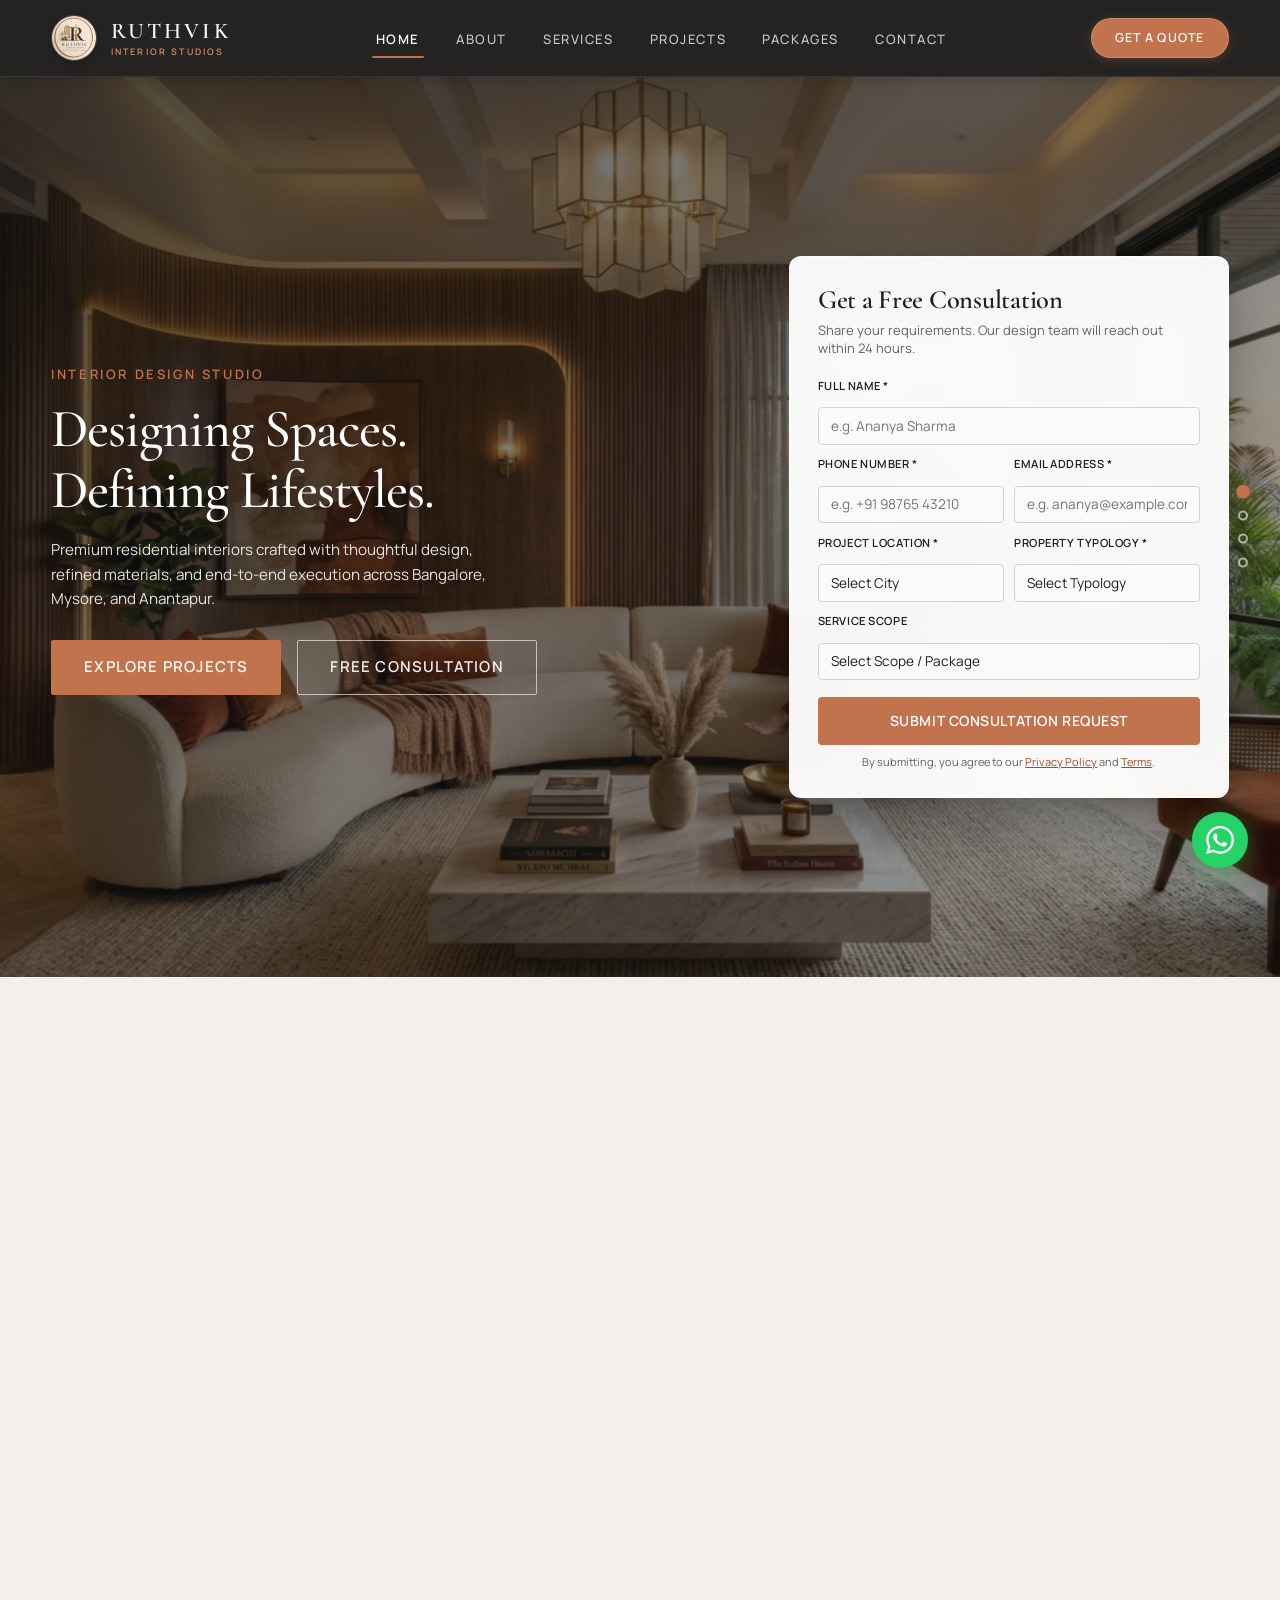
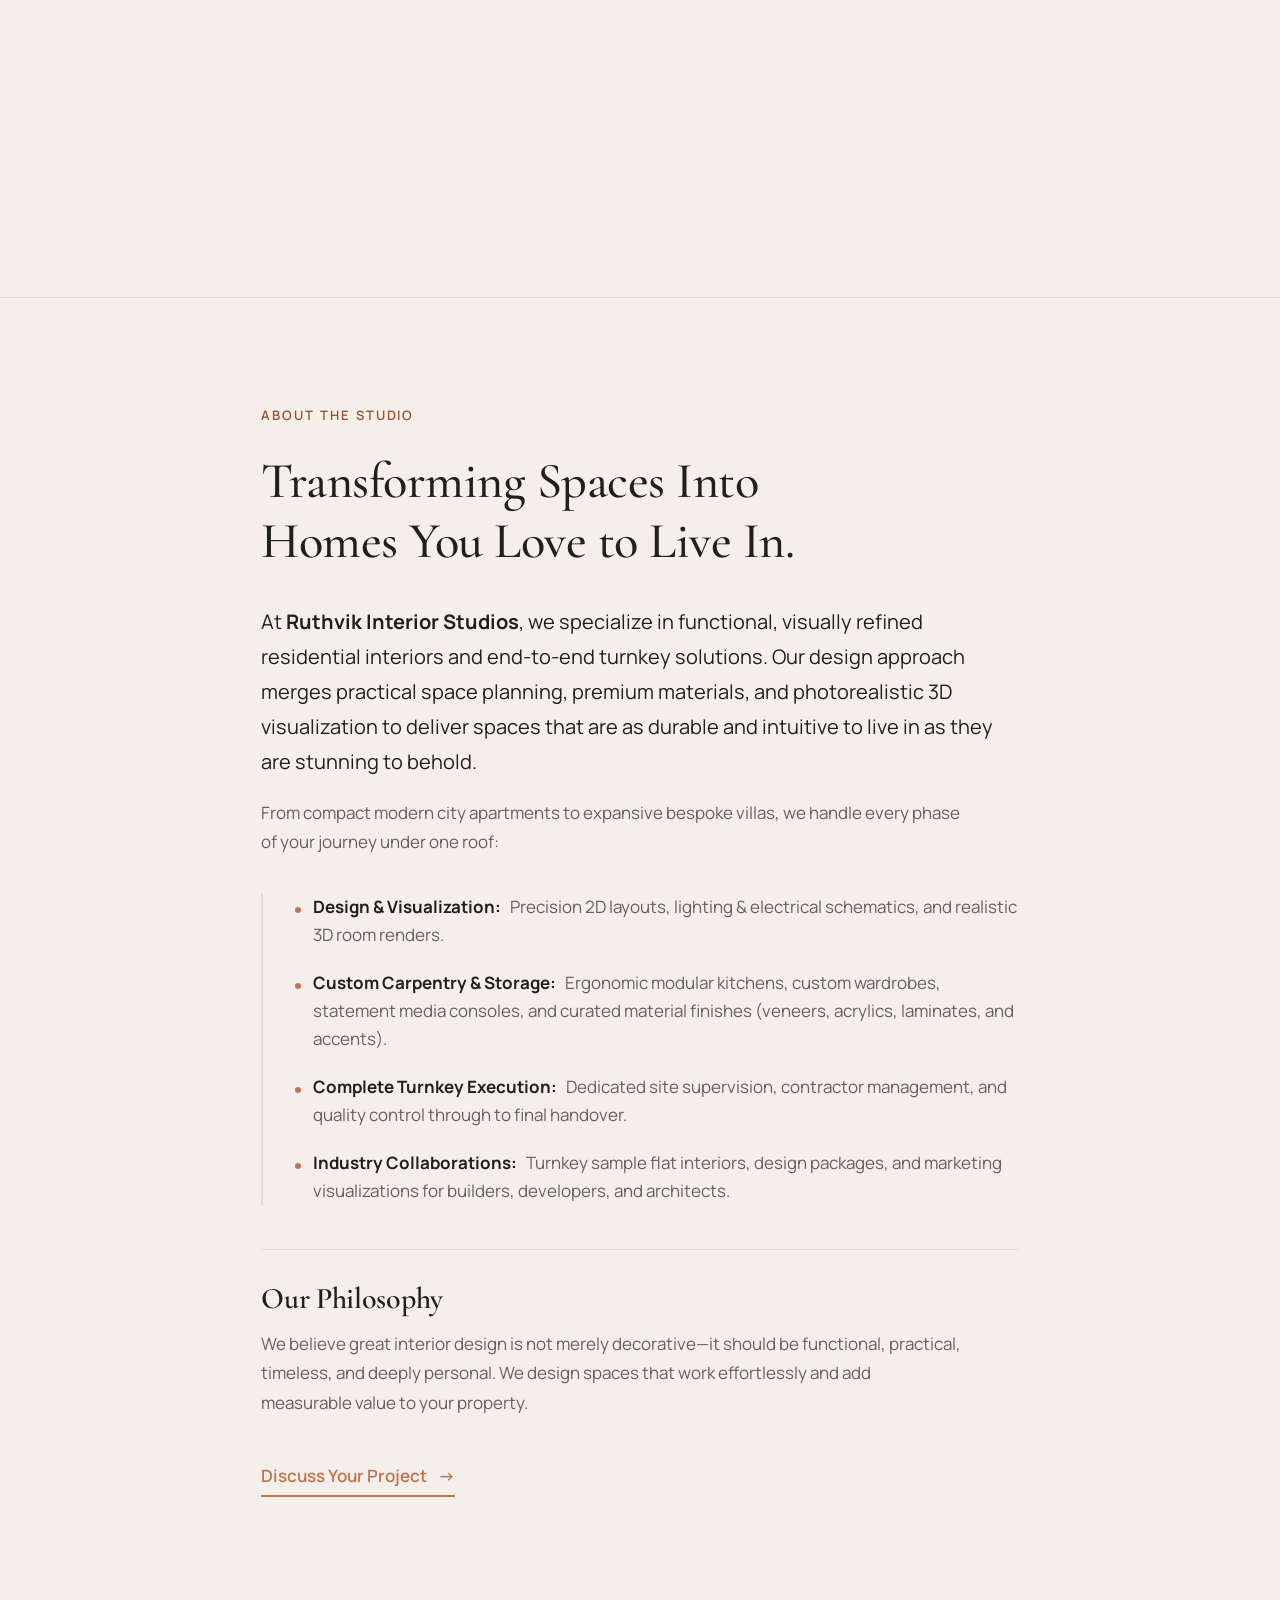
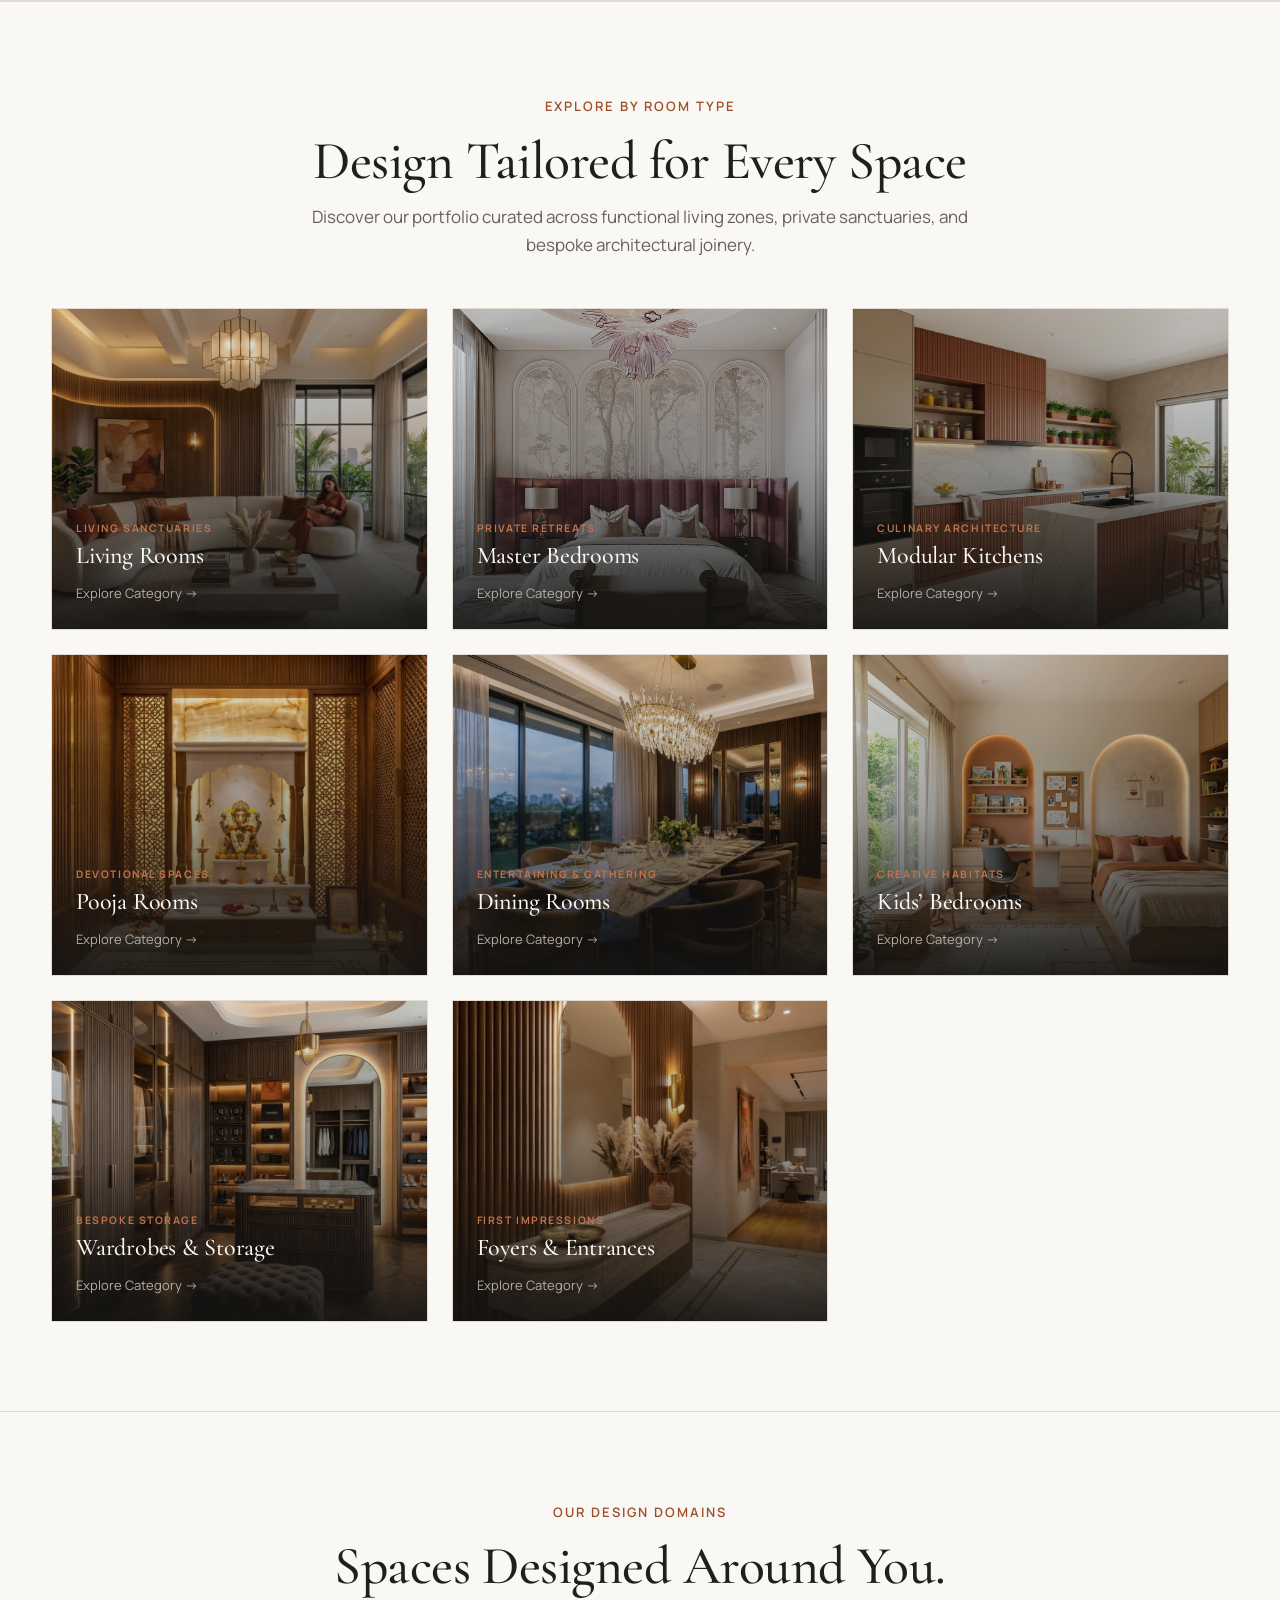
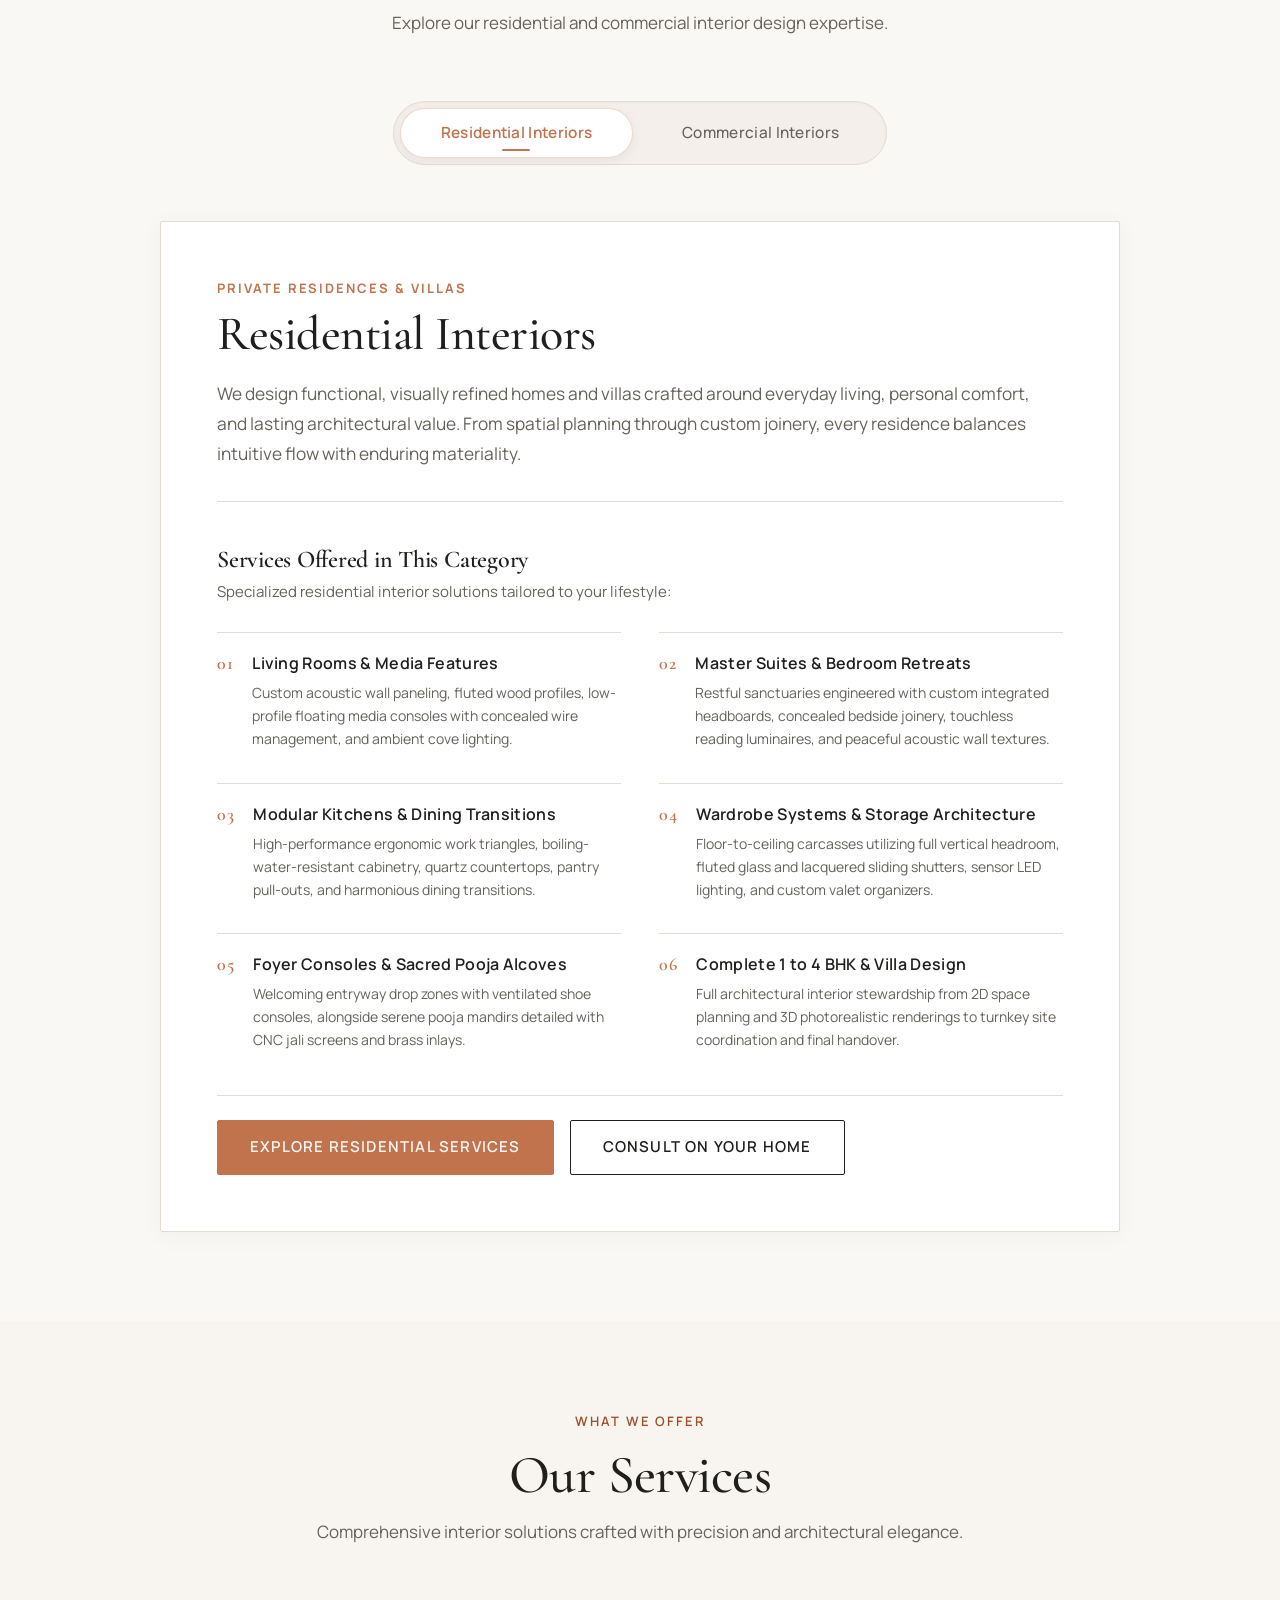
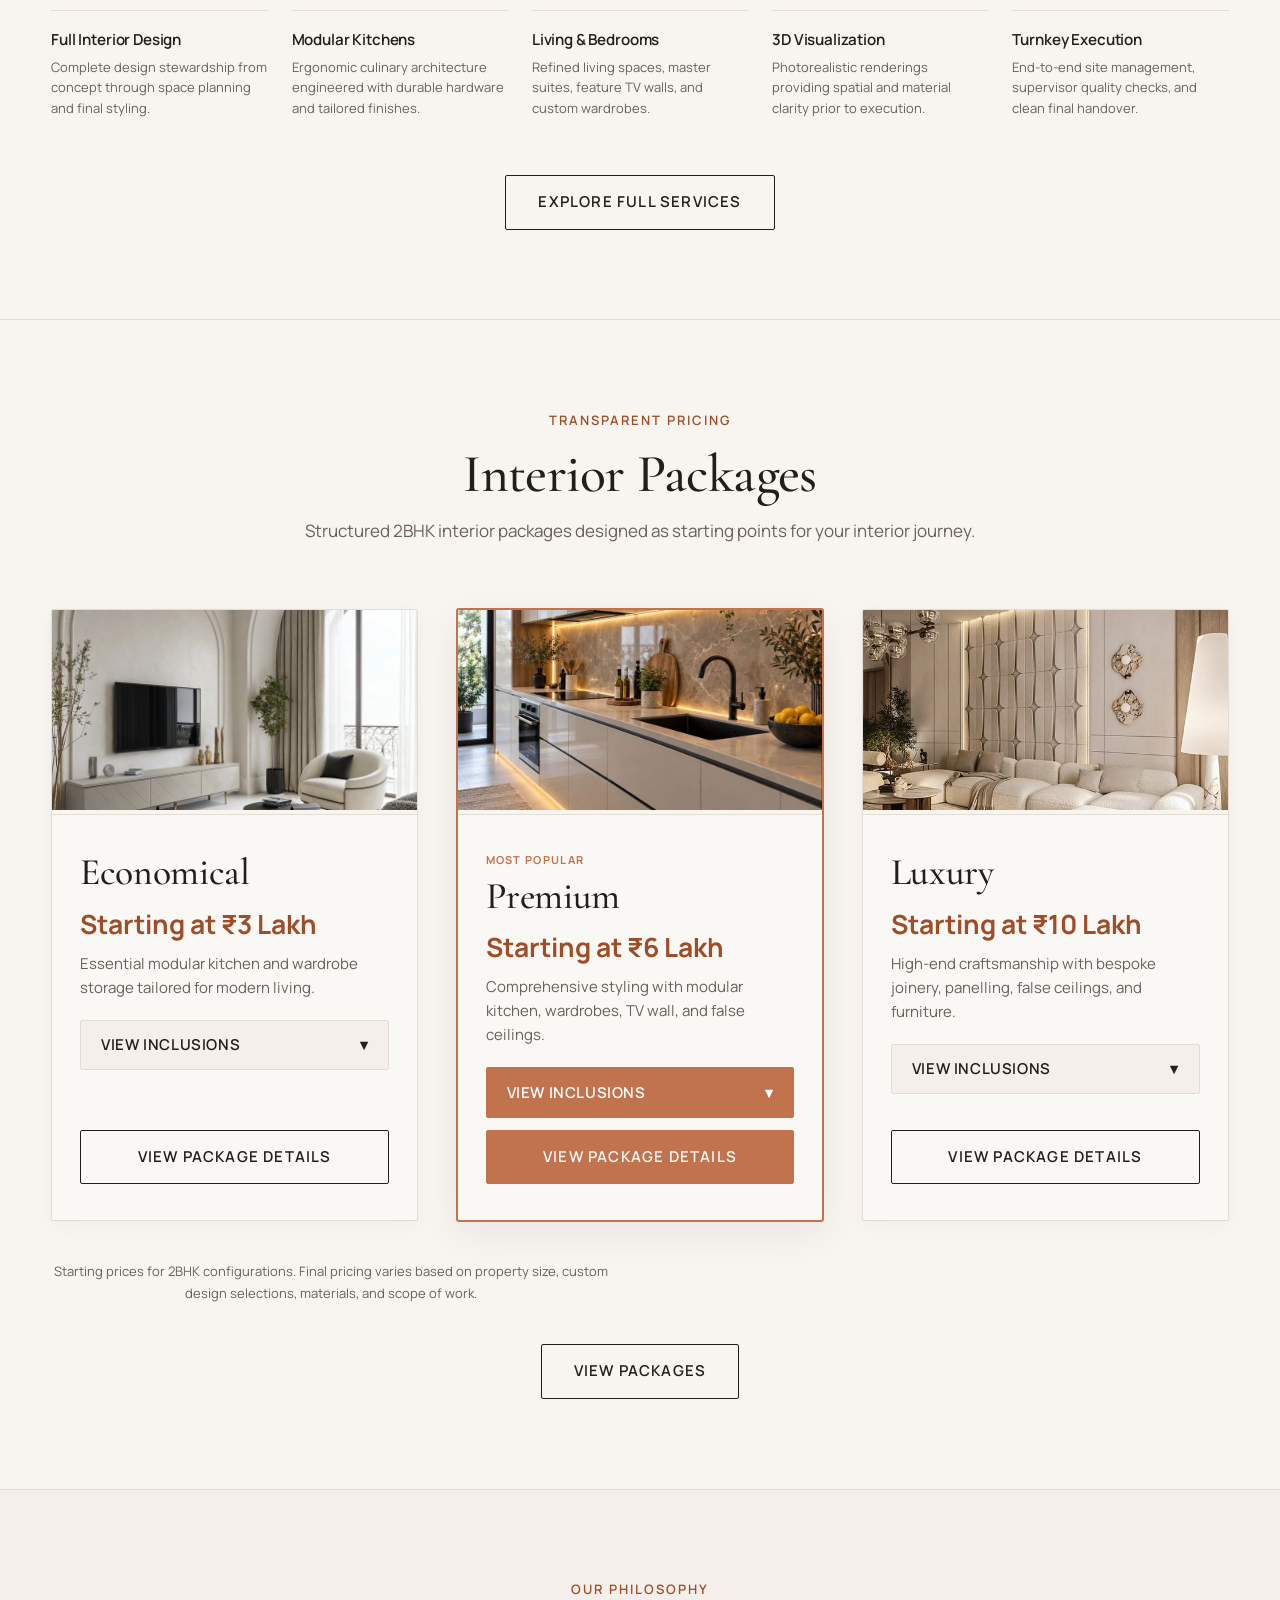
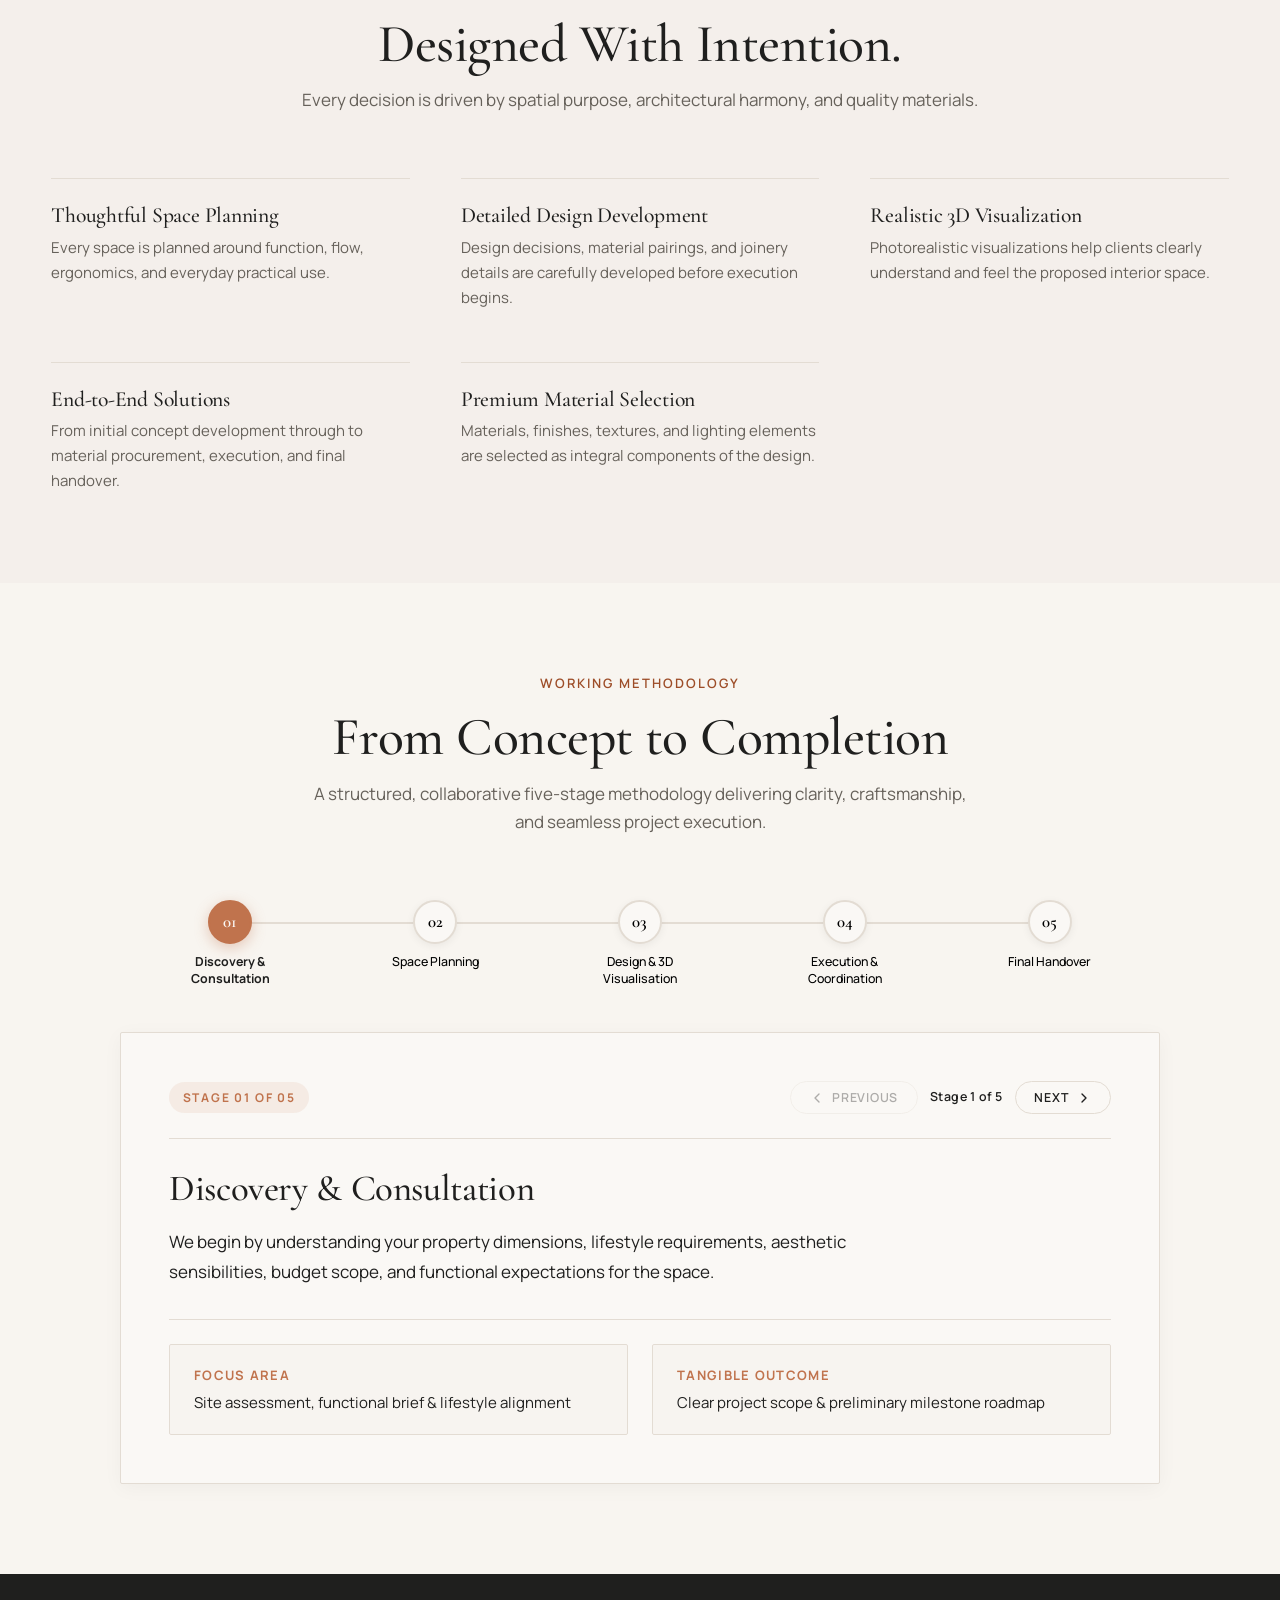
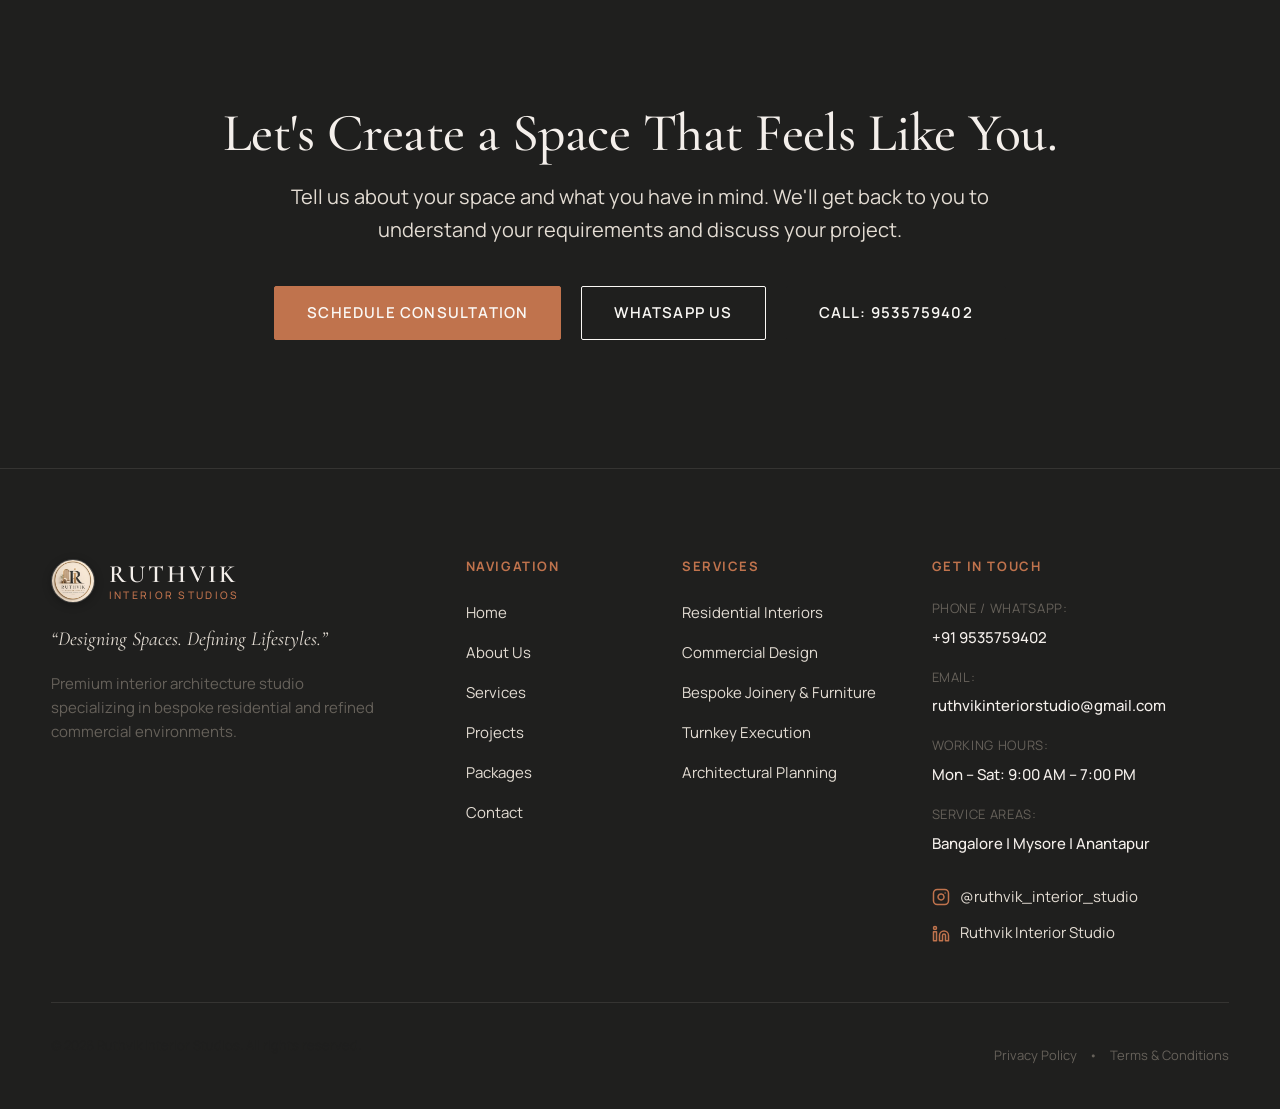
<file: ruthvik_interior/index.html>
<!DOCTYPE html>
<html lang="en">
<head>
    <meta charset="UTF-8">
    <meta name="viewport" content="width=device-width, initial-scale=1.0">
    <title>Ruthvik Interior Studios | Designing Spaces. Defining Lifestyles.</title>
    <meta name="description" content="Ruthvik Interior Studios creates refined residential and commercial interiors with thoughtful design, space planning, 3D visualization and end-to-end interior solutions in Bangalore, Mysore, and Anantapur.">
    
    <!-- Open Graph Metadata -->
    <meta property="og:title" content="Ruthvik Interior Studios | Interior Design Studio">
    <meta property="og:description" content="Designing Spaces. Defining Lifestyles. Premium residential and commercial interior design studio in Bangalore, Mysore, and Anantapur.">
    <meta property="og:type" content="website">
    <meta property="og:image" content="assets/logo/logo_ruthvik.jpeg">
    <meta property="og:image:width" content="1254">
    <meta property="og:image:height" content="1254">

    <!-- Favicon -->
    <link rel="icon" type="image/jpeg" href="assets/logo/logo_ruthvik.jpeg">
    <link rel="apple-touch-icon" href="assets/logo/logo_ruthvik.jpeg">

    <!-- Google Fonts Preconnect & Font Loading -->
    <link rel="preconnect" href="https://fonts.googleapis.com">
    <link rel="preconnect" href="https://fonts.gstatic.com" crossorigin>
    <link href="https://fonts.googleapis.com/css2?family=Cormorant+Garamond:ital,wght@0,400;0,500;0,600;0,700;1,400;1,600&family=Manrope:wght@400;500;600;700&display=swap" rel="stylesheet">

    <!-- Preload hero background images -->
    <link rel="preload" as="image" href="assets/new_images/living_lounge_luxury.jpeg">

    <!-- Stylesheets -->
    <link rel="stylesheet" href="css/global.css">
    <link rel="stylesheet" href="css/components.css">
    <link rel="stylesheet" href="css/responsive.css">
    <link rel="stylesheet" href="css/mobile-home-fix.css">
</head>
<body>
    <!-- Accessibility Skip Link -->
    <a href="#main-content" class="skip-link">Skip to main content</a>

    <!-- Header Navigation -->
    <header class="site-header" id="site-header">
        <div class="container header-container">
            <a href="index.html" class="brand-logo" aria-label="Ruthvik Interior Studios Home">
                <img src="assets/logo/logo_ruthvik.jpeg" alt="Ruthvik Interior Studios" class="brand-logo-img" width="46" height="46">
                <span class="brand-text">
                    <span class="brand-name">RUTHVIK</span>
                    <span class="brand-tagline">INTERIOR STUDIOS</span>
                </span>
            </a>

            <!-- Desktop Navigation -->
            <nav class="desktop-nav" aria-label="Main Navigation">
                <ul class="nav-list">
                    <li><a href="index.html" class="nav-link active" aria-current="page">Home</a></li>
                    <li><a href="about.html" class="nav-link">About</a></li>
                    <li><a href="services.html" class="nav-link">Services</a></li>
                    <li><a href="projects.html" class="nav-link">Projects</a></li>
                    <li><a href="packages.html" class="nav-link">Packages</a></li>
                    <li><a href="contact.html" class="nav-link">Contact</a></li>
                </ul>
            </nav>

            <div class="header-actions">
                <a href="https://wa.me/919535759402?text=Hi%20Ruthvik%20Interior%20Studios%2C%20I%20would%20like%20to%20get%20a%20quote%20for%20my%20project." class="btn btn-primary btn-sm header-cta" target="_blank" rel="noopener noreferrer">Get a Quote</a>
                <button class="mobile-nav-toggle" id="mobile-nav-toggle" aria-expanded="false" aria-controls="mobile-nav-drawer" aria-label="Toggle navigation menu">
                    <span class="hamburger-line"></span>
                    <span class="hamburger-line"></span>
                    <span class="hamburger-line"></span>
                </button>
            </div>
        </div>

        <!-- Mobile Navigation Drawer -->
        <div class="mobile-nav-drawer" id="mobile-nav-drawer" aria-hidden="true">
            <div class="mobile-drawer-overlay" id="mobile-drawer-overlay"></div>
            <div class="mobile-drawer-content">
                <div class="mobile-drawer-header">
                    <a href="index.html" class="brand-logo" aria-label="Ruthvik Interior Studios Home">
                        <img src="assets/logo/logo_ruthvik.jpeg" alt="Ruthvik Interior Studios" class="brand-logo-img" width="40" height="40">
                        <span class="brand-text">
                            <span class="brand-name">RUTHVIK</span>
                            <span class="brand-tagline">INTERIOR STUDIOS</span>
                        </span>
                    </a>
                    <button class="mobile-drawer-close" id="mobile-drawer-close" aria-label="Close menu">
                        <svg width="24" height="24" viewBox="0 0 24 24" fill="none" stroke="currentColor" stroke-width="2" stroke-linecap="round" stroke-linejoin="round"><line x1="18" y1="6" x2="6" y2="18"></line><line x1="6" y1="6" x2="18" y2="18"></line></svg>
                    </button>
                </div>
                <nav class="mobile-nav" aria-label="Mobile Navigation">
                    <ul class="mobile-nav-list">
                        <li><a href="index.html" class="mobile-nav-link active" aria-current="page">Home</a></li>
                        <li><a href="about.html" class="mobile-nav-link">About</a></li>
                        <li><a href="services.html" class="mobile-nav-link">Services</a></li>
                        <li><a href="projects.html" class="mobile-nav-link">Projects</a></li>
                        <li><a href="packages.html" class="mobile-nav-link">Packages</a></li>
                        <li><a href="contact.html" class="mobile-nav-link">Contact</a></li>
                    </ul>
                </nav>
                <div class="mobile-drawer-actions">
                    <a href="https://wa.me/919535759402?text=Hi%20Ruthvik%20Interior%20Studios%2C%20I%20would%20like%20to%20get%20a%20quote%20for%20my%20project." class="btn btn-primary btn-full" target="_blank" rel="noopener noreferrer">Get a Quote</a>
                    <a href="tel:+919535759402" class="btn btn-outline btn-full">Call Us: 9535759402</a>
                </div>
            </div>
        </div>
    </header>

    <!-- Main Content Area -->
    <main id="main-content">

        <!-- 1. IMMERSIVE HERO — Scroll-Driven Background Sequence with Enquiry Form -->
        <section class="hero-scroll-sequence" id="hero-scroll-sequence" aria-label="Hero Introduction">
            <!-- Sticky Viewport pins while visitor scrolls the hero section -->
            <div class="hero-sticky-viewport">
                <!-- Background Images (4 Diverse Room Typologies) -->
                <div class="hero-bg-layer hero-bg-layer--1 hero-bg-active" aria-hidden="false">
                    <img src="assets/new_images/living_lounge_luxury.jpeg" alt="Luxury Grand Living Lounge with curved bouclé sectional and fluted wood feature wall" loading="eager" width="1200" height="800">
                </div>
                <div class="hero-bg-layer hero-bg-layer--2" aria-hidden="true">
                    <img src="assets/new_images/bed_room_1.jpeg" alt="Master Bedroom Suite with arched wall moldings and velvet headboard" loading="eager" width="1200" height="800">
                </div>
                <div class="hero-bg-layer hero-bg-layer--3" aria-hidden="true">
                    <img src="assets/new_images/formal_dining_concept.jpeg" alt="Grand Formal Dining Room with marble table and crystal chandelier" loading="eager" width="1200" height="800">
                </div>
                <div class="hero-bg-layer hero-bg-layer--4" aria-hidden="true">
                    <img src="assets/new_images/modular_kitchen_concept.jpeg" alt="Contemporary Modular Kitchen with terracotta cabinetry and quartz waterfall island" loading="eager" width="1200" height="800">
                </div>
                <div class="hero-overlay" aria-hidden="true"></div>

                <!-- Sticky Foreground Content & Form Grid -->
                <div class="hero-sticky-wrap">
                    <div class="container hero-fg-grid">
                        <!-- Left: Synchronized Headlines that transition with scroll -->
                        <div class="hero-fg-content">
                            <!-- State 1: Living Architecture -->
                            <div class="hero-fg-slide hero-fg-slide--active" data-slide="0" aria-hidden="false">
                                <span class="eyebrow hero-eyebrow">INTERIOR DESIGN STUDIO</span>
                                <h1 class="hero-fg-title">Designing Spaces.<br>Defining Lifestyles.</h1>
                                <p class="hero-fg-desc">Premium residential interiors crafted with thoughtful design, refined materials, and end-to-end execution across Bangalore, Mysore, and Anantapur.</p>
                                <div class="hero-fg-actions">
                                    <a href="projects.html" class="btn btn-primary">Explore Projects</a>
                                    <a href="#hero-enquiry-form" class="btn btn-outline hero-outline-btn">Free Consultation</a>
                                </div>
                            </div>

                            <!-- State 2: Private Sanctuaries -->
                            <div class="hero-fg-slide" data-slide="1" aria-hidden="true">
                                <span class="eyebrow hero-eyebrow">PRIVATE SANCTUARIES</span>
                                <h2 class="hero-fg-title">Bedrooms That<br>Feel Like Home.</h2>
                                <p class="hero-fg-desc">Bespoke master suites, tailored wardrobe architecture, and calming bedroom retreats designed for restful living and personal comfort.</p>
                                <div class="hero-fg-actions">
                                    <a href="services.html" class="btn btn-primary">View Services</a>
                                    <a href="contact.html" class="btn btn-outline hero-outline-btn">Schedule Visit</a>
                                </div>
                            </div>

                            <!-- State 3: Entertaining & Dining -->
                            <div class="hero-fg-slide" data-slide="2" aria-hidden="true">
                                <span class="eyebrow hero-eyebrow">GATHERING & ENTERTAINING</span>
                                <h2 class="hero-fg-title">Dining Rooms<br>Worth Gathering For.</h2>
                                <p class="hero-fg-desc">Sophisticated dining environments, statement lighting, and custom finishes that transform everyday family meals into shared celebrations.</p>
                                <div class="hero-fg-actions">
                                    <a href="packages.html" class="btn btn-primary">View Packages</a>
                                    <a href="tel:+919535759402" class="btn btn-outline hero-outline-btn">Call Studio</a>
                                </div>
                            </div>

                            <!-- State 4: Modular Kitchen & Craftsmanship -->
                            <div class="hero-fg-slide" data-slide="3" aria-hidden="true">
                                <span class="eyebrow hero-eyebrow">PRECISION JOINERY & HANDOVER</span>
                                <h2 class="hero-fg-title">Modular Kitchens &<br>Turnkey Delivery.</h2>
                                <p class="hero-fg-desc">High-performance modular kitchens, custom cabinetry, and end-to-end site stewardship ensuring flawless execution from concept to handover.</p>
                                <div class="hero-fg-actions">
                                    <a href="about.html" class="btn btn-primary">About Studio</a>
                                    <a href="https://wa.me/919535759402?text=Hi%20Ruthvik%20Interior%20Studios%2C%20I%20would%20like%20to%20discuss%20a%20project." class="btn btn-outline hero-outline-btn" target="_blank" rel="noopener noreferrer">WhatsApp Us</a>
                                </div>
                            </div>
                        </div>

                        <!-- Right: Refined Enquiry Form (Livspace Inspired: Balanced, Legible, High Conversion) -->
                        <div class="hero-form-panel" id="hero-enquiry-form">
                            <div class="hero-form-card">
                                <div class="hero-form-header">
                                    <h2>Get a Free Consultation</h2>
                                    <p>Share your requirements. Our design team will reach out within 24 hours.</p>
                                </div>
                                <form id="contact-form" class="studio-form" novalidate>
                                    <div class="form-field">
                                        <label for="client-name" class="form-label">Full Name *</label>
                                        <input type="text" id="client-name" name="name" class="form-input" placeholder="e.g. Ananya Sharma" required>
                                    </div>
                                    <div class="hero-form-row">
                                        <div class="form-field">
                                            <label for="client-phone" class="form-label">Phone Number *</label>
                                            <input type="tel" id="client-phone" name="phone" class="form-input" placeholder="e.g. +91 98765 43210" required>
                                        </div>
                                        <div class="form-field">
                                            <label for="client-email" class="form-label">Email Address *</label>
                                            <input type="email" id="client-email" name="email" class="form-input" placeholder="e.g. ananya@example.com" required>
                                        </div>
                                    </div>
                                    <div class="hero-form-row">
                                        <div class="form-field">
                                            <label for="project-location" class="form-label">Project Location *</label>
                                            <select id="project-location" name="location" class="form-select" required>
                                                <option value="" disabled selected>Select City</option>
                                                <option value="Bangalore">Bangalore</option>
                                                <option value="Mysore">Mysore</option>
                                                <option value="Anantapur">Anantapur</option>
                                                <option value="Other">Other Region</option>
                                            </select>
                                        </div>
                                        <div class="form-field">
                                            <label for="property-type" class="form-label">Property Typology *</label>
                                            <select id="property-type" name="property_type" class="form-select" required>
                                                <option value="" disabled selected>Select Typology</option>
                                                <option value="2 BHK Apartment">2 BHK Apartment</option>
                                                <option value="3 BHK Apartment">3 BHK Apartment</option>
                                                <option value="4+ BHK / Villa">4+ BHK / Villa</option>
                                                <option value="Penthouse">Penthouse</option>
                                                <option value="Commercial / Office">Commercial / Corporate Office</option>
                                                <option value="Full Renovation">Comprehensive Renovation</option>
                                            </select>
                                        </div>
                                    </div>
                                    <div class="form-field">
                                        <label for="package-interest" class="form-label">Service Scope</label>
                                        <select id="package-interest" name="package" class="form-select">
                                            <option value="" disabled selected>Select Scope / Package</option>
                                            <option value="Bespoke Architectural Interior">Bespoke Architectural Interior</option>
                                            <option value="Essential Foundation Package">Essential Foundation Package (2 BHK from ₹4.8L)</option>
                                            <option value="Premium Living Package">Premium Living Package (3 BHK from ₹7.8L)</option>
                                            <option value="Luxury Bespoke Package">Luxury Bespoke Package (Custom Luxury)</option>
                                            <option value="Modular Kitchen & Wardrobe">Modular Kitchen & Wardrobe Joinery</option>
                                            <option value="Turnkey Execution Only">Turnkey Contracting & Execution</option>
                                        </select>
                                    </div>
                                    <button type="submit" id="submit-btn" class="btn btn-primary btn-full">Submit Consultation Request</button>
                                    <div id="form-feedback" class="form-feedback" style="display: none; margin-top: 0.75rem; padding: 0.85rem; border-radius: var(--radius-xs); font-size: var(--font-size-sm); text-align: center;" role="status"></div>
                                    <p class="hero-form-legal">By submitting, you agree to our <a href="privacy-policy.html">Privacy Policy</a> and <a href="terms.html">Terms</a>.</p>
                                </form>
                            </div>
                        </div>
                    </div>
                </div>

                <!-- Scroll Progress Indicator Dots -->
                <div class="hero-scroll-indicator" aria-label="Hero slide indicators">
                    <div class="hero-scroll-dots">
                        <button class="hero-dot hero-dot--active" data-dot="0" aria-label="Living Spaces Slide" aria-current="true"></button>
                        <button class="hero-dot" data-dot="1" aria-label="Master Suites Slide"></button>
                        <button class="hero-dot" data-dot="2" aria-label="Dining Environments Slide"></button>
                        <button class="hero-dot" data-dot="3" aria-label="Modular Kitchen & Turnkey Slide"></button>
                    </div>
                </div>
            </div>
        </section>

        <!-- 2. HOMEPAGE ABOUT EDITORIAL SECTION -->
        <section class="section about-home-editorial-section" id="about" aria-label="About Ruthvik Interior Studios">
            <div class="container container-editorial">
                <span class="eyebrow">ABOUT THE STUDIO</span>
                <h2 class="about-editorial-heading">Transforming Spaces Into Homes You Love to Live In.</h2>
                
                <div class="about-editorial-narrative">
                    <p class="about-lead-paragraph">
                        At <strong>Ruthvik Interior Studios</strong>, we specialize in functional, visually refined residential interiors and end-to-end turnkey solutions. Our design approach merges practical space planning, premium materials, and photorealistic 3D visualization to deliver spaces that are as durable and intuitive to live in as they are stunning to behold.
                    </p>
                    <p class="about-body-paragraph">
                        From compact modern city apartments to expansive bespoke villas, we handle every phase of your journey under one roof:
                    </p>
                </div>

                <div class="about-editorial-services-block">
                    <ul class="about-editorial-highlights">
                        <li class="about-highlight-item">
                            <span class="highlight-bullet" aria-hidden="true"></span>
                            <div class="highlight-content">
                                <strong class="highlight-title">Design &amp; Visualization:</strong>
                                <span class="highlight-desc">Precision 2D layouts, lighting &amp; electrical schematics, and realistic 3D room renders.</span>
                            </div>
                        </li>
                        <li class="about-highlight-item">
                            <span class="highlight-bullet" aria-hidden="true"></span>
                            <div class="highlight-content">
                                <strong class="highlight-title">Custom Carpentry &amp; Storage:</strong>
                                <span class="highlight-desc">Ergonomic modular kitchens, custom wardrobes, statement media consoles, and curated material finishes (veneers, acrylics, laminates, and accents).</span>
                            </div>
                        </li>
                        <li class="about-highlight-item">
                            <span class="highlight-bullet" aria-hidden="true"></span>
                            <div class="highlight-content">
                                <strong class="highlight-title">Complete Turnkey Execution:</strong>
                                <span class="highlight-desc">Dedicated site supervision, contractor management, and quality control through to final handover.</span>
                            </div>
                        </li>
                        <li class="about-highlight-item">
                            <span class="highlight-bullet" aria-hidden="true"></span>
                            <div class="highlight-content">
                                <strong class="highlight-title">Industry Collaborations:</strong>
                                <span class="highlight-desc">Turnkey sample flat interiors, design packages, and marketing visualizations for builders, developers, and architects.</span>
                            </div>
                        </li>
                    </ul>
                </div>

                <div class="about-editorial-philosophy-block">
                    <h3 class="about-philosophy-heading">Our Philosophy</h3>
                    <p class="about-philosophy-copy">
                        We believe great interior design is not merely decorative—it should be functional, practical, timeless, and deeply personal. We design spaces that work effortlessly and add measurable value to your property.
                    </p>
                </div>

                <div class="about-editorial-cta-wrap">
                    <a href="contact.html" class="about-editorial-cta-link" aria-label="Discuss your interior design project with Ruthvik Interior Studios">
                        <span>Discuss Your Project</span>
                        <span class="cta-arrow" aria-hidden="true">&rarr;</span>
                    </a>
                </div>
            </div>
        </section>

        <!-- EXPLORE BY ROOM TYPE (Room Discovery Grid) -->
        <section class="room-discovery-section" id="explore-rooms" aria-label="Explore Interiors by Room Type">
            <div class="container">
                <div class="room-discovery-header">
                    <span class="eyebrow">EXPLORE BY ROOM TYPE</span>
                    <h2 class="section-title">Design Tailored for Every Space</h2>
                    <p class="section-subtitle">Discover our portfolio curated across functional living zones, private sanctuaries, and bespoke architectural joinery.</p>
                </div>
                <div class="room-discovery-grid">
                    <!-- 1. Living Rooms -->
                    <a href="projects.html?category=living" class="room-discovery-card" aria-label="Explore Living Room Projects">
                        <div class="room-discovery-visual">
                            <img src="assets/new_images/living_lounge_luxury.jpeg" alt="Contemporary luxury living room with curved bouclé sofa and fluted wood panelling" loading="lazy" width="400" height="320">
                            <div class="room-discovery-overlay">
                                <span class="room-discovery-eyebrow">LIVING SANCTUARIES</span>
                                <h3 class="room-discovery-title">Living Rooms</h3>
                                <span class="room-discovery-link-text">Explore Category &rarr;</span>
                            </div>
                        </div>
                    </a>

                    <!-- 2. Master Bedrooms -->
                    <a href="projects.html?category=bedroom" class="room-discovery-card" aria-label="Explore Master Bedroom Projects">
                        <div class="room-discovery-visual">
                            <img src="assets/new_images/bed_room_1.jpeg" alt="Master bedroom suite with arched wall mouldings and fluted velvet headboard" loading="lazy" width="400" height="320">
                            <div class="room-discovery-overlay">
                                <span class="room-discovery-eyebrow">PRIVATE RETREATS</span>
                                <h3 class="room-discovery-title">Master Bedrooms</h3>
                                <span class="room-discovery-link-text">Explore Category &rarr;</span>
                            </div>
                        </div>
                    </a>

                    <!-- 3. Modular Kitchens -->
                    <a href="projects.html?category=kitchen" class="room-discovery-card" aria-label="Explore Modular Kitchen Projects">
                        <div class="room-discovery-visual">
                            <img src="assets/new_images/modular_kitchen_concept.jpeg" alt="Contemporary modular kitchen with terracotta cabinets and quartz waterfall island" loading="lazy" width="400" height="320">
                            <div class="room-discovery-overlay">
                                <span class="room-discovery-eyebrow">CULINARY ARCHITECTURE</span>
                                <h3 class="room-discovery-title">Modular Kitchens</h3>
                                <span class="room-discovery-link-text">Explore Category &rarr;</span>
                            </div>
                        </div>
                    </a>

                    <!-- 4. Sacred Pooja Mandirs -->
                    <a href="projects.html?category=pooja" class="room-discovery-card" aria-label="Explore Sacred Pooja Room Projects">
                        <div class="room-discovery-visual">
                            <img src="assets/new_images/pooja_mandir_concept.jpeg" alt="Sacred Indian pooja room with carved teakwood jaali screens and backlit marble" loading="lazy" width="400" height="320">
                            <div class="room-discovery-overlay">
                                <span class="room-discovery-eyebrow">DEVOTIONAL SPACES</span>
                                <h3 class="room-discovery-title">Pooja Rooms</h3>
                                <span class="room-discovery-link-text">Explore Category &rarr;</span>
                            </div>
                        </div>
                    </a>

                    <!-- 5. Dining Rooms -->
                    <a href="projects.html?category=dining" class="room-discovery-card" aria-label="Explore Dining Room Projects">
                        <div class="room-discovery-visual">
                            <img src="assets/new_images/formal_dining_concept.jpeg" alt="Grand formal dining suite with calacatta marble table and modern crystal chandelier" loading="lazy" width="400" height="320">
                            <div class="room-discovery-overlay">
                                <span class="room-discovery-eyebrow">ENTERTAINING & GATHERING</span>
                                <h3 class="room-discovery-title">Dining Rooms</h3>
                                <span class="room-discovery-link-text">Explore Category &rarr;</span>
                            </div>
                        </div>
                    </a>

                    <!-- 6. Kids’ Bedrooms -->
                    <a href="projects.html?category=kids" class="room-discovery-card" aria-label="Explore Kids' Bedroom Projects">
                        <div class="room-discovery-visual">
                            <img src="assets/new_images/kids_bedroom_concept.jpeg" alt="Contemporary kids bedroom with integrated study nook and illuminated arched niches" loading="lazy" width="400" height="320">
                            <div class="room-discovery-overlay">
                                <span class="room-discovery-eyebrow">CREATIVE HABITATS</span>
                                <h3 class="room-discovery-title">Kids’ Bedrooms</h3>
                                <span class="room-discovery-link-text">Explore Category &rarr;</span>
                            </div>
                        </div>
                    </a>

                    <!-- 7. Wardrobes & Storage -->
                    <a href="projects.html?category=wardrobe" class="room-discovery-card" aria-label="Explore Wardrobe and Storage Projects">
                        <div class="room-discovery-visual">
                            <img src="assets/new_images/walkin_wardrobe_concept.jpeg" alt="Luxury walk-in wardrobe with fluted oak, tinted glass shutters, and warm LED profile lighting" loading="lazy" width="400" height="320">
                            <div class="room-discovery-overlay">
                                <span class="room-discovery-eyebrow">BESPOKE STORAGE</span>
                                <h3 class="room-discovery-title">Wardrobes &amp; Storage</h3>
                                <span class="room-discovery-link-text">Explore Category &rarr;</span>
                            </div>
                        </div>
                    </a>

                    <!-- 8. Foyers & Entrances -->
                    <a href="projects.html?category=foyer" class="room-discovery-card" aria-label="Explore Foyer and Entrance Projects">
                        <div class="room-discovery-visual">
                            <img src="assets/new_images/foyer_entrance_concept.jpeg" alt="Warm apartment entrance foyer with fluted timber panelling and travertine console" loading="lazy" width="400" height="320">
                            <div class="room-discovery-overlay">
                                <span class="room-discovery-eyebrow">FIRST IMPRESSIONS</span>
                                <h3 class="room-discovery-title">Foyers &amp; Entrances</h3>
                                <span class="room-discovery-link-text">Explore Category &rarr;</span>
                            </div>
                        </div>
                    </a>
                </div>
            </div>
        </section>

        <!-- 3. RESIDENTIAL & COMMERCIAL CATEGORY SELECTOR SECTION -->
        <section class="section bg-warm-white category-split-section" id="design-domains" aria-label="Interior Design Domains">
            <div class="container">
                <div class="section-header center">
                    <span class="eyebrow">Our Design Domains</span>
                    <h2 class="section-title">Spaces Designed Around You.</h2>
                    <p class="section-subtitle">Explore our residential and commercial interior design expertise.</p>
                </div>

                <div class="category-tabs-wrapper" id="category-tabs">
                    <!-- Minimal Editorial Category Tabs -->
                    <div class="category-tabs-nav" role="tablist" aria-label="Interior Design Domains">
                        <button type="button" 
                                class="category-tab-btn active" 
                                role="tab" 
                                id="tab-residential" 
                                aria-selected="true" 
                                aria-controls="panel-residential" 
                                tabindex="0">
                            <span class="tab-label">Residential Interiors</span>
                        </button>
                        <button type="button" 
                                class="category-tab-btn" 
                                role="tab" 
                                id="tab-commercial" 
                                aria-selected="false" 
                                aria-controls="panel-commercial" 
                                tabindex="-1">
                            <span class="tab-label">Commercial Interiors</span>
                        </button>
                    </div>

                    <!-- Category Tab Panels (Text-Led, No Oversized Images) -->
                    <div class="category-tab-panels">
                        
                        <!-- Panel 1: Residential Interiors (Active by default) -->
                        <div class="category-panel active" 
                             role="tabpanel" 
                             id="panel-residential" 
                             aria-labelledby="tab-residential" 
                             tabindex="0">
                            <div class="domain-editorial-wrapper">
                                <div class="domain-header">
                                    <span class="domain-eyebrow">Private Residences &amp; Villas</span>
                                    <h3 class="domain-title">Residential Interiors</h3>
                                    <p class="domain-intro">
                                        We design functional, visually refined homes and villas crafted around everyday living, personal comfort, and lasting architectural value. From spatial planning through custom joinery, every residence balances intuitive flow with enduring materiality.
                                    </p>
                                </div>

                                <div class="domain-services-block">
                                    <div class="domain-services-header">
                                        <h4 class="domain-services-title">Services Offered in This Category</h4>
                                        <p class="domain-services-subtitle">Specialized residential interior solutions tailored to your lifestyle:</p>
                                    </div>

                                    <div class="domain-services-grid">
                                        <div class="domain-service-item">
                                            <span class="domain-service-num">01</span>
                                            <div class="domain-service-body">
                                                <h5 class="domain-service-name">Living Rooms &amp; Media Features</h5>
                                                <p class="domain-service-desc">Custom acoustic wall paneling, fluted wood profiles, low-profile floating media consoles with concealed wire management, and ambient cove lighting.</p>
                                            </div>
                                        </div>

                                        <div class="domain-service-item">
                                            <span class="domain-service-num">02</span>
                                            <div class="domain-service-body">
                                                <h5 class="domain-service-name">Master Suites &amp; Bedroom Retreats</h5>
                                                <p class="domain-service-desc">Restful sanctuaries engineered with custom integrated headboards, concealed bedside joinery, touchless reading luminaires, and peaceful acoustic wall textures.</p>
                                            </div>
                                        </div>

                                        <div class="domain-service-item">
                                            <span class="domain-service-num">03</span>
                                            <div class="domain-service-body">
                                                <h5 class="domain-service-name">Modular Kitchens &amp; Dining Transitions</h5>
                                                <p class="domain-service-desc">High-performance ergonomic work triangles, boiling-water-resistant cabinetry, quartz countertops, pantry pull-outs, and harmonious dining transitions.</p>
                                            </div>
                                        </div>

                                        <div class="domain-service-item">
                                            <span class="domain-service-num">04</span>
                                            <div class="domain-service-body">
                                                <h5 class="domain-service-name">Wardrobe Systems &amp; Storage Architecture</h5>
                                                <p class="domain-service-desc">Floor-to-ceiling carcasses utilizing full vertical headroom, fluted glass and lacquered sliding shutters, sensor LED lighting, and custom valet organizers.</p>
                                            </div>
                                        </div>

                                        <div class="domain-service-item">
                                            <span class="domain-service-num">05</span>
                                            <div class="domain-service-body">
                                                <h5 class="domain-service-name">Foyer Consoles &amp; Sacred Pooja Alcoves</h5>
                                                <p class="domain-service-desc">Welcoming entryway drop zones with ventilated shoe consoles, alongside serene pooja mandirs detailed with CNC jali screens and brass inlays.</p>
                                            </div>
                                        </div>

                                        <div class="domain-service-item">
                                            <span class="domain-service-num">06</span>
                                            <div class="domain-service-body">
                                                <h5 class="domain-service-name">Complete 1 to 4 BHK &amp; Villa Design</h5>
                                                <p class="domain-service-desc">Full architectural interior stewardship from 2D space planning and 3D photorealistic renderings to turnkey site coordination and final handover.</p>
                                            </div>
                                        </div>
                                    </div>
                                </div>

                                <div class="domain-footer-actions">
                                    <a href="services.html" class="btn btn-primary btn-sm">Explore Residential Services</a>
                                    <a href="contact.html" class="btn btn-outline btn-sm">Consult on Your Home</a>
                                </div>
                            </div>
                        </div>

                        <!-- Panel 2: Commercial Interiors (Hidden by default) -->
                        <div class="category-panel" 
                             role="tabpanel" 
                             id="panel-commercial" 
                             aria-labelledby="tab-commercial" 
                             tabindex="0" 
                             hidden>
                            <div class="domain-editorial-wrapper">
                                <div class="domain-header">
                                    <span class="domain-eyebrow">Workspaces &amp; Commercial Practice</span>
                                    <h3 class="domain-title">Commercial Interiors</h3>
                                    <p class="domain-intro">
                                        We design professional environments engineered to balance corporate brand identity, user experience, ergonomic collaboration, and practical operational requirements for modern workspaces.
                                    </p>
                                </div>

                                <div class="domain-services-block">
                                    <div class="domain-services-header">
                                        <h4 class="domain-services-title">Services Offered in This Category</h4>
                                        <p class="domain-services-subtitle">Targeted commercial solutions delivering productivity, durability, and brand distinction:</p>
                                    </div>

                                    <div class="domain-services-grid">
                                        <div class="domain-service-item">
                                            <span class="domain-service-num">01</span>
                                            <div class="domain-service-body">
                                                <h5 class="domain-service-name">Corporate Offices &amp; Executive Suites</h5>
                                                <p class="domain-service-desc">Collaborative desk clusters, private executive cabins, acoustic partitions, and executive boardrooms engineered for sustained daily focus.</p>
                                            </div>
                                        </div>

                                        <div class="domain-service-item">
                                            <span class="domain-service-num">02</span>
                                            <div class="domain-service-body">
                                                <h5 class="domain-service-name">Retail &amp; Studio Environments</h5>
                                                <p class="domain-service-desc">Spatial customer journey mapping, architectural display units, directional spotlighting, and tactile branded material finishes that elevate presentation.</p>
                                            </div>
                                        </div>

                                        <div class="domain-service-item">
                                            <span class="domain-service-num">03</span>
                                            <div class="domain-service-body">
                                                <h5 class="domain-service-name">Consultation &amp; Client Lounges</h5>
                                                <p class="domain-service-desc">Welcoming reception desks, hospitality lounges, private discussion pods, and client meeting rooms delivering understated corporate sophistication.</p>
                                            </div>
                                        </div>

                                        <div class="domain-service-item">
                                            <span class="domain-service-num">04</span>
                                            <div class="domain-service-body">
                                                <h5 class="domain-service-name">Turnkey Commercial Execution &amp; MEP</h5>
                                                <p class="domain-service-desc">End-to-end site stewardship, HVAC and electrical coordination, modular false ceilings, fire safety compliance, and quality-assured handover.</p>
                                            </div>
                                        </div>
                                    </div>
                                </div>

                                <div class="domain-footer-actions">
                                    <a href="services.html" class="btn btn-primary btn-sm">Explore Commercial Capabilities</a>
                                    <a href="contact.html" class="btn btn-outline btn-sm">Discuss Commercial Project</a>
                                </div>
                            </div>
                        </div>

                    </div>
                </div>
            </div>
        </section>

        <!-- 5. SERVICES PREVIEW SECTION -->
        <section class="section bg-soft-canvas" aria-label="Our Interior Services">
            <div class="container">
                <div class="section-header center">
                    <span class="eyebrow">WHAT WE OFFER</span>
                    <h2 class="section-title">Our Services</h2>
                    <p class="section-subtitle">Comprehensive interior solutions crafted with precision and architectural elegance.</p>
                </div>
                
                <div class="execution-row-grid">
                    <div class="execution-item">
                        <h3>Full Interior Design</h3>
                        <p>Complete design stewardship from concept through space planning and final styling.</p>
                    </div>
                    <div class="execution-item">
                        <h3>Modular Kitchens</h3>
                        <p>Ergonomic culinary architecture engineered with durable hardware and tailored finishes.</p>
                    </div>
                    <div class="execution-item">
                        <h3>Living & Bedrooms</h3>
                        <p>Refined living spaces, master suites, feature TV walls, and custom wardrobes.</p>
                    </div>
                    <div class="execution-item">
                        <h3>3D Visualization</h3>
                        <p>Photorealistic renderings providing spatial and material clarity prior to execution.</p>
                    </div>
                    <div class="execution-item">
                        <h3>Turnkey Execution</h3>
                        <p>End-to-end site management, supervisor quality checks, and clean final handover.</p>
                    </div>
                </div>

                <div style="text-align: center; margin-top: 3.5rem;">
                    <a href="services.html" class="btn btn-outline">Explore Full Services</a>
                </div>
            </div>
        </section>

        <!-- 6. PACKAGES PREVIEW SECTION -->
        <section class="section packages-section" aria-label="Interior Packages">
            <div class="container">
                <div class="section-header center">
                    <span class="eyebrow">TRANSPARENT PRICING</span>
                    <h2 class="section-title">Interior Packages</h2>
                    <p class="section-subtitle">Structured 2BHK interior packages designed as starting points for your interior journey.</p>
                </div>
                <div class="packages-grid packages-grid--hero">
                    <!-- Package 1: Economical -->
                    <div class="package-card package-card--img">
                        <div class="package-card-img">
                            <img src="assets/new_images/package_basic.jpeg" alt="Elegant minimal living room interior for economical package" loading="lazy" width="400" height="250">
                        </div>
                        <div class="package-card-body">
                            <h3 class="package-tier">Economical</h3>
                            <p class="package-price">Starting at ₹3 Lakh</p>
                            <p class="package-card-summary">Essential modular kitchen and wardrobe storage tailored for modern living.</p>
                            
                            <button type="button" 
                                    class="package-inclusions-toggle" 
                                    aria-expanded="false" 
                                    aria-controls="inclusions-economical" 
                                    id="toggle-economical">
                                <span class="toggle-text">View Inclusions</span>
                                <span class="toggle-chevron" aria-hidden="true">&#9662;</span>
                            </button>

                            <div class="package-inclusions-panel" 
                                 id="inclusions-economical" 
                                 role="region" 
                                 aria-labelledby="toggle-economical" 
                                 hidden>
                                <ul class="package-features">
                                    <li>Modular Kitchen</li>
                                    <li>Wardrobes</li>
                                </ul>
                            </div>

                            <div class="package-card-footer">
                                <a href="packages.html" class="btn btn-outline btn-full btn-sm">View Package Details</a>
                            </div>
                        </div>
                    </div>

                    <!-- Package 2: Premium -->
                    <div class="package-card package-card--img package-card--featured">
                        <div class="package-card-img">
                            <img src="assets/new_images/package_mid.jpeg" alt="Modern modular kitchen interior for premium package" loading="lazy" width="400" height="250">
                        </div>
                        <div class="package-card-body">
                            <span class="package-featured-badge">MOST POPULAR</span>
                            <h3 class="package-tier">Premium</h3>
                            <p class="package-price">Starting at ₹6 Lakh</p>
                            <p class="package-card-summary">Comprehensive styling with modular kitchen, wardrobes, TV wall, and false ceilings.</p>
                            
                            <button type="button" 
                                    class="package-inclusions-toggle" 
                                    aria-expanded="false" 
                                    aria-controls="inclusions-premium" 
                                    id="toggle-premium">
                                <span class="toggle-text">View Inclusions</span>
                                <span class="toggle-chevron" aria-hidden="true">&#9662;</span>
                            </button>

                            <div class="package-inclusions-panel" 
                                 id="inclusions-premium" 
                                 role="region" 
                                 aria-labelledby="toggle-premium" 
                                 hidden>
                                <ul class="package-features">
                                    <li>Modular Kitchen</li>
                                    <li>Wardrobes</li>
                                    <li>TV Unit</li>
                                    <li>False Ceiling</li>
                                </ul>
                            </div>

                            <div class="package-card-footer">
                                <a href="packages.html" class="btn btn-primary btn-full btn-sm">View Package Details</a>
                            </div>
                        </div>
                    </div>

                    <!-- Package 3: Luxury -->
                    <div class="package-card package-card--img">
                        <div class="package-card-img">
                            <img src="assets/new_images/package_luxury.jpeg" alt="Luxury bouclé living room interior for luxury package" loading="lazy" width="400" height="250">
                        </div>
                        <div class="package-card-body">
                            <h3 class="package-tier">Luxury</h3>
                            <p class="package-price">Starting at ₹10 Lakh</p>
                            <p class="package-card-summary">High-end craftsmanship with bespoke joinery, panelling, false ceilings, and furniture.</p>
                            
                            <button type="button" 
                                    class="package-inclusions-toggle" 
                                    aria-expanded="false" 
                                    aria-controls="inclusions-luxury" 
                                    id="toggle-luxury">
                                <span class="toggle-text">View Inclusions</span>
                                <span class="toggle-chevron" aria-hidden="true">&#9662;</span>
                            </button>

                            <div class="package-inclusions-panel" 
                                 id="inclusions-luxury" 
                                 role="region" 
                                 aria-labelledby="toggle-luxury" 
                                 hidden>
                                <ul class="package-features">
                                    <li>Modular Kitchen</li>
                                    <li>Wardrobes</li>
                                    <li>TV Unit</li>
                                    <li>False Ceiling</li>
                                    <li>Wall Panelling</li>
                                    <li>Sofa / Bed with Headboard</li>
                                </ul>
                            </div>

                            <div class="package-card-footer">
                                <a href="packages.html" class="btn btn-outline btn-full btn-sm">View Package Details</a>
                            </div>
                        </div>
                    </div>
                </div>

                <p class="packages-disclaimer">
                    Starting prices for 2BHK configurations. Final pricing varies based on property size, custom design selections, materials, and scope of work.
                </p>
                <div style="text-align: center;">
                    <a href="packages.html" class="btn btn-outline">View Packages</a>
                </div>
            </div>
        </section>

        <!-- 7. WHY RUTHVIK SECTION -->
        <section class="section bg-linen" aria-label="Why Choose Ruthvik Interior Studios">
            <div class="container">
                <div class="section-header center">
                    <span class="eyebrow">OUR PHILOSOPHY</span>
                    <h2 class="section-title">Designed With Intention.</h2>
                    <p class="section-subtitle">Every decision is driven by spatial purpose, architectural harmony, and quality materials.</p>
                </div>
                <div class="why-editorial-grid">
                    <div class="why-editorial-item">
                        <h3 class="why-editorial-title">Thoughtful Space Planning</h3>
                        <p class="why-editorial-desc">Every space is planned around function, flow, ergonomics, and everyday practical use.</p>
                    </div>
                    <div class="why-editorial-item">
                        <h3 class="why-editorial-title">Detailed Design Development</h3>
                        <p class="why-editorial-desc">Design decisions, material pairings, and joinery details are carefully developed before execution begins.</p>
                    </div>
                    <div class="why-editorial-item">
                        <h3 class="why-editorial-title">Realistic 3D Visualization</h3>
                        <p class="why-editorial-desc">Photorealistic visualizations help clients clearly understand and feel the proposed interior space.</p>
                    </div>
                    <div class="why-editorial-item">
                        <h3 class="why-editorial-title">End-to-End Solutions</h3>
                        <p class="why-editorial-desc">From initial concept development through to material procurement, execution, and final handover.</p>
                    </div>
                    <div class="why-editorial-item">
                        <h3 class="why-editorial-title">Premium Material Selection</h3>
                        <p class="why-editorial-desc">Materials, finishes, textures, and lighting elements are selected as integral components of the design.</p>
                    </div>
                </div>
            </div>
        </section>

        <!-- 8. PROCESS SECTION (Interactive Journey) -->
        <!-- 8. WORKING METHODOLOGY SECTION (Consolidated Horizontal Stepper) -->
        <section class="section bg-soft-canvas" id="process" aria-label="Our Interior Design Process">
            <div class="container">
                <div class="section-header center">
                    <span class="eyebrow">WORKING METHODOLOGY</span>
                    <h2 class="section-title">From Concept to Completion</h2>
                    <p class="section-subtitle">A structured, collaborative five-stage methodology delivering clarity, craftsmanship, and seamless project execution.</p>
                </div>

                <div class="methodology-interactive" id="methodology-interactive">
                    <!-- Horizontal Stepper Bar with Connecting Track -->
                    <div class="methodology-stepper-nav" role="tablist" aria-label="Design and Execution Stages">
                        <div class="methodology-stepper-track" aria-hidden="true">
                            <div class="methodology-stepper-progress" id="methodology-progress-bar"></div>
                        </div>

                        <button type="button" class="methodology-step-btn active" role="tab" id="step-tab-1" aria-selected="true" aria-controls="step-panel-1" tabindex="0">
                            <span class="methodology-step-node">01</span>
                            <span class="methodology-step-label">Discovery &amp; Consultation</span>
                        </button>
                        <button type="button" class="methodology-step-btn" role="tab" id="step-tab-2" aria-selected="false" aria-controls="step-panel-2" tabindex="-1">
                            <span class="methodology-step-node">02</span>
                            <span class="methodology-step-label">Space Planning</span>
                        </button>
                        <button type="button" class="methodology-step-btn" role="tab" id="step-tab-3" aria-selected="false" aria-controls="step-panel-3" tabindex="-1">
                            <span class="methodology-step-node">03</span>
                            <span class="methodology-step-label">Design &amp; 3D Visualisation</span>
                        </button>
                        <button type="button" class="methodology-step-btn" role="tab" id="step-tab-4" aria-selected="false" aria-controls="step-panel-4" tabindex="-1">
                            <span class="methodology-step-node">04</span>
                            <span class="methodology-step-label">Execution &amp; Coordination</span>
                        </button>
                        <button type="button" class="methodology-step-btn" role="tab" id="step-tab-5" aria-selected="false" aria-controls="step-panel-5" tabindex="-1">
                            <span class="methodology-step-node">05</span>
                            <span class="methodology-step-label">Final Handover</span>
                        </button>
                    </div>

                    <!-- In-Place Stage Card -->
                    <div class="methodology-card">
                        <!-- Stepper Controls Bar with Previous/Next -->
                        <div class="methodology-controls-bar">
                            <span class="methodology-stage-badge" id="methodology-badge">STAGE 01 OF 05</span>
                            <div class="methodology-nav-buttons">
                                <button type="button" class="stepper-nav-btn" id="methodology-prev-btn" aria-label="Previous Stage" disabled>
                                    <svg width="16" height="16" viewBox="0 0 24 24" fill="none" stroke="currentColor" stroke-width="2" stroke-linecap="round" stroke-linejoin="round" aria-hidden="true"><polyline points="15 18 9 12 15 6"></polyline></svg>
                                    Previous
                                </button>
                                <span class="stepper-counter" id="methodology-counter" aria-live="polite">Stage 1 of 5</span>
                                <button type="button" class="stepper-nav-btn" id="methodology-next-btn" aria-label="Next Stage">
                                    Next
                                    <svg width="16" height="16" viewBox="0 0 24 24" fill="none" stroke="currentColor" stroke-width="2" stroke-linecap="round" stroke-linejoin="round" aria-hidden="true"><polyline points="9 18 15 12 9 6"></polyline></svg>
                                </button>
                            </div>
                        </div>

                        <!-- Stage Content Panels -->
                        <div class="methodology-panels-wrap">
                            <!-- Stage 1 -->
                            <div class="methodology-panel active" role="tabpanel" id="step-panel-1" aria-labelledby="step-tab-1" tabindex="0">
                                <h3 class="methodology-panel-title">Discovery &amp; Consultation</h3>
                                <p class="methodology-panel-desc">We begin by understanding your property dimensions, lifestyle requirements, aesthetic sensibilities, budget scope, and functional expectations for the space.</p>
                                <div class="methodology-panel-highlights">
                                    <div class="methodology-highlight-box">
                                        <strong>Focus Area</strong>
                                        <p>Site assessment, functional brief &amp; lifestyle alignment</p>
                                    </div>
                                    <div class="methodology-highlight-box">
                                        <strong>Tangible Outcome</strong>
                                        <p>Clear project scope &amp; preliminary milestone roadmap</p>
                                    </div>
                                </div>
                            </div>

                            <!-- Stage 2 -->
                            <div class="methodology-panel" role="tabpanel" id="step-panel-2" aria-labelledby="step-tab-2" tabindex="0" hidden>
                                <h3 class="methodology-panel-title">Space Planning</h3>
                                <p class="methodology-panel-desc">Developing functional 2D floor plans, circulation layouts, furniture arrangement ergonomics, and spatial zoning to optimize daylight, natural ventilation, and everyday ease.</p>
                                <div class="methodology-panel-highlights">
                                    <div class="methodology-highlight-box">
                                        <strong>Focus Area</strong>
                                        <p>Circulation efficiency, spatial zoning &amp; furniture scale</p>
                                    </div>
                                    <div class="methodology-highlight-box">
                                        <strong>Tangible Outcome</strong>
                                        <p>Approved 2D architectural layout &amp; dimensional brief</p>
                                    </div>
                                </div>
                            </div>

                            <!-- Stage 3 -->
                            <div class="methodology-panel" role="tabpanel" id="step-panel-3" aria-labelledby="step-tab-3" tabindex="0" hidden>
                                <h3 class="methodology-panel-title">Design &amp; 3D Visualisation</h3>
                                <p class="methodology-panel-desc">Curating tailored material palettes, architectural finishes, color schemes, lighting strategies, and producing photorealistic 3D interior renderings to experience your space before execution.</p>
                                <div class="methodology-panel-highlights">
                                    <div class="methodology-highlight-box">
                                        <strong>Focus Area</strong>
                                        <p>Material palettes, mood boards, bespoke joinery &amp; lighting</p>
                                    </div>
                                    <div class="methodology-highlight-box">
                                        <strong>Tangible Outcome</strong>
                                        <p>Realistic 3D visualizations &amp; confirmed finish selections</p>
                                    </div>
                                </div>
                            </div>

                            <!-- Stage 4 -->
                            <div class="methodology-panel" role="tabpanel" id="step-panel-4" aria-labelledby="step-tab-4" tabindex="0" hidden>
                                <h3 class="methodology-panel-title">Execution &amp; Coordination</h3>
                                <p class="methodology-panel-desc">Translating approved designs into physical reality through structured factory fabrication, skilled on-site carpentry, MEP coordination, false ceiling installation, and rigorous supervisor inspections.</p>
                                <div class="methodology-panel-highlights">
                                    <div class="methodology-highlight-box">
                                        <strong>Focus Area</strong>
                                        <p>On-site carpentry, modular joinery, false ceiling &amp; wiring</p>
                                    </div>
                                    <div class="methodology-highlight-box">
                                        <strong>Tangible Outcome</strong>
                                        <p>Precision craftsmanship adhering strictly to design drawings</p>
                                    </div>
                                </div>
                            </div>

                            <!-- Stage 5 -->
                            <div class="methodology-panel" role="tabpanel" id="step-panel-5" aria-labelledby="step-tab-5" tabindex="0" hidden>
                                <h3 class="methodology-panel-title">Final Handover</h3>
                                <p class="methodology-panel-desc">Conducting comprehensive quality audits, snag rectifications, deep site cleaning, and a complete walkthrough before handing over your beautifully finished interior space.</p>
                                <div class="methodology-panel-highlights">
                                    <div class="methodology-highlight-box">
                                        <strong>Focus Area</strong>
                                        <p>Detailed quality audit, hardware testing &amp; site finishing</p>
                                    </div>
                                    <div class="methodology-highlight-box">
                                        <strong>Tangible Outcome</strong>
                                        <p>Seamless move-in ready handover with documentation</p>
                                    </div>
                                </div>
                            </div>
                        </div>
                    </div>
                </div>
            </div>
        </section>

        <!-- 9. FINAL CTA SECTION -->
        <section class="section final-cta-section" aria-label="Start Your Project">
            <div class="container">
                <h2>Let's Create a Space That Feels Like You.</h2>
                <p>Tell us about your space and what you have in mind. We'll get back to you to understand your requirements and discuss your project.</p>
                <div class="final-cta-actions">
                    <a href="contact.html" class="btn btn-primary">Schedule Consultation</a>
                    <a href="https://wa.me/919535759402?text=Hi%20Ruthvik%20Interior%20Studios%2C%20I%20would%20like%20to%20enquire%20about%20an%20interior%20design%20project." class="btn btn-outline" style="border-color: var(--color-surface-warm); color: var(--color-surface-warm);" target="_blank" rel="noopener noreferrer">WhatsApp Us</a>
                    <a href="tel:+919535759402" class="btn btn-secondary">Call: 9535759402</a>
                </div>
            </div>
        </section>

    </main>

    <!-- Site Footer -->
    <footer class="site-footer">
        <div class="container footer-container">
            <div class="footer-grid">
                <!-- Column 1: Brand Info -->
                <div class="footer-col footer-brand-col">
                    <a href="index.html" class="footer-brand-logo" aria-label="Ruthvik Interior Studios Home">
                        <img src="assets/logo/logo_ruthvik.jpeg" alt="Ruthvik Interior Studios" class="footer-logo-img" width="44" height="44">
                        <span class="brand-text">
                            <span class="brand-name">RUTHVIK</span>
                            <span class="brand-tagline">INTERIOR STUDIOS</span>
                        </span>
                    </a>
                    <p class="footer-tagline">&ldquo;Designing Spaces. Defining Lifestyles.&rdquo;</p>
                    <p class="footer-description">Premium interior architecture studio specializing in bespoke residential and refined commercial environments.</p>
                </div>

                <!-- Column 2: Quick Links -->
                <div class="footer-col">
                    <h3 class="footer-heading">Navigation</h3>
                    <ul class="footer-links">
                        <li><a href="index.html">Home</a></li>
                        <li><a href="about.html">About Us</a></li>
                        <li><a href="services.html">Services</a></li>
                        <li><a href="projects.html">Projects</a></li>
                        <li><a href="packages.html">Packages</a></li>
                        <li><a href="contact.html">Contact</a></li>
                    </ul>
                </div>

                <!-- Column 3: Services -->
                <div class="footer-col">
                    <h3 class="footer-heading">Services</h3>
                    <ul class="footer-links">
                        <li><a href="services.html">Residential Interiors</a></li>
                        <li><a href="services.html">Commercial Design</a></li>
                        <li><a href="services.html">Bespoke Joinery &amp; Furniture</a></li>
                        <li><a href="services.html">Turnkey Execution</a></li>
                        <li><a href="services.html">Architectural Planning</a></li>
                    </ul>
                </div>

                <!-- Column 4: Contact & Social -->
                <div class="footer-col footer-contact-col">
                    <h3 class="footer-heading">Get in Touch</h3>
                    <ul class="footer-contact-list">
                        <li>
                            <span class="contact-label">Phone / WhatsApp:</span>
                            <a href="tel:+919535759402" class="contact-link">+91 9535759402</a>
                        </li>
                        <li>
                            <span class="contact-label">Email:</span>
                            <a href="mailto:ruthvikinteriorstudio@gmail.com" class="contact-link">ruthvikinteriorstudio@gmail.com</a>
                        </li>
                        <li>
                            <span class="contact-label">Working Hours:</span>
                            <span class="contact-text">Mon &ndash; Sat: 9:00 AM &ndash; 7:00 PM</span>
                        </li>
                        <li>
                            <span class="contact-label">Service Areas:</span>
                            <span class="contact-text">Bangalore | Mysore | Anantapur</span>
                        </li>
                    </ul>
                    <div class="footer-social">
                        <a href="https://www.instagram.com/ruthvik_interior_studio/" target="_blank" rel="noopener noreferrer" class="social-link" aria-label="Instagram @ruthvik_interior_studio">
                            <svg width="18" height="18" viewBox="0 0 24 24" fill="none" stroke="currentColor" stroke-width="2" stroke-linecap="round" stroke-linejoin="round"><rect x="2" y="2" width="20" height="20" rx="5" ry="5"></rect><path d="M16 11.37A4 4 0 1 1 12.63 8 4 4 0 0 1 16 11.37z"></path><line x1="17.5" y1="6.5" x2="17.51" y2="6.5"></line></svg>
                            <span>@ruthvik_interior_studio</span>
                        </a>
                        <a href="https://www.linkedin.com/company/ruthvik-interior-studio" target="_blank" rel="noopener noreferrer" class="social-link" aria-label="LinkedIn Ruthvik Interior Studio">
                            <svg width="18" height="18" viewBox="0 0 24 24" fill="none" stroke="currentColor" stroke-width="2" stroke-linecap="round" stroke-linejoin="round"><path d="M16 8a6 6 0 0 1 6 6v7h-4v-7a2 2 0 0 0-2-2 2 2 0 0 0-2 2v7h-4v-7a6 6 0 0 1 6-6z"></path><rect x="2" y="9" width="4" height="12"></rect><circle cx="4" cy="4" r="2"></circle></svg>
                            <span>Ruthvik Interior Studio</span>
                        </a>
                    </div>
                </div>
            </div>

            <!-- Footer Bottom -->
            <div class="footer-bottom">
                <p class="copyright">&copy; 2026 Ruthvik Interior Studios. All rights reserved.</p>
                <div class="footer-bottom-links">
                    <a href="privacy-policy.html">Privacy Policy</a>
                    <span class="divider">&bull;</span>
                    <a href="terms.html">Terms &amp; Conditions</a>
                </div>
            </div>
        </div>
    </footer>

    <!-- Floating WhatsApp Contact Button -->
    <a href="https://wa.me/919535759402?text=Hi%20Ruthvik%20Interior%20Studios%2C%20I%20would%20like%20to%20enquire%20about%20your%20interior%20design%20services." 
       class="floating-whatsapp" 
       target="_blank" 
       rel="noopener noreferrer" 
       aria-label="Chat with Ruthvik Interior Studios on WhatsApp">
        <svg width="28" height="28" viewBox="0 0 24 24" fill="currentColor">
            <path d="M.057 24l1.687-6.163c-1.041-1.804-1.588-3.849-1.587-5.946.003-6.556 5.338-11.891 11.893-11.891 3.181.001 6.167 1.24 8.413 3.488 2.245 2.248 3.481 5.236 3.48 8.414-.003 6.557-5.338 11.892-11.893 11.892-1.99-.001-3.951-.5-5.688-1.448l-6.305 1.654zm6.597-3.807c1.676.995 3.276 1.591 5.392 1.592 5.448 0 9.886-4.434 9.889-9.885.002-5.462-4.415-9.89-9.881-9.892-5.452 0-9.887 4.434-9.889 9.884-.001 2.225.651 3.891 1.746 5.634l-.999 3.648 3.742-.981zm11.387-5.464c-.074-.124-.272-.198-.57-.347-.297-.149-1.758-.868-2.031-.967-.272-.099-.47-.149-.669.149-.198.297-.768.967-.941 1.165-.173.198-.347.223-.644.074-.297-.149-1.255-.462-2.39-1.475-.883-.788-1.48-1.761-1.653-2.059-.173-.297-.018-.458.13-.606.134-.133.297-.347.446-.521.151-.172.2-.296.3-.495.099-.198.05-.372-.025-.521-.075-.148-.669-1.611-.916-2.206-.242-.579-.487-.501-.669-.51l-.57-.01c-.198 0-.52.074-.792.372s-1.04 1.016-1.04 2.479 1.065 2.876 1.213 3.074c.149.198 2.095 3.2 5.076 4.487.709.306 1.263.489 1.694.626.712.226 1.36.194 1.872.118.572-.085 1.758-.719 2.006-1.413.248-.695.248-1.29.173-1.414z"/>
        </svg>
    </a>

    <!-- Scripts -->
    <script src="js/navigation.js" defer></script>
    <script src="js/animations.js" defer></script>
    <script src="js/contact.js" defer></script>
    <script src="js/hero-scroll.js" defer></script>
</body>
</html>
</file>
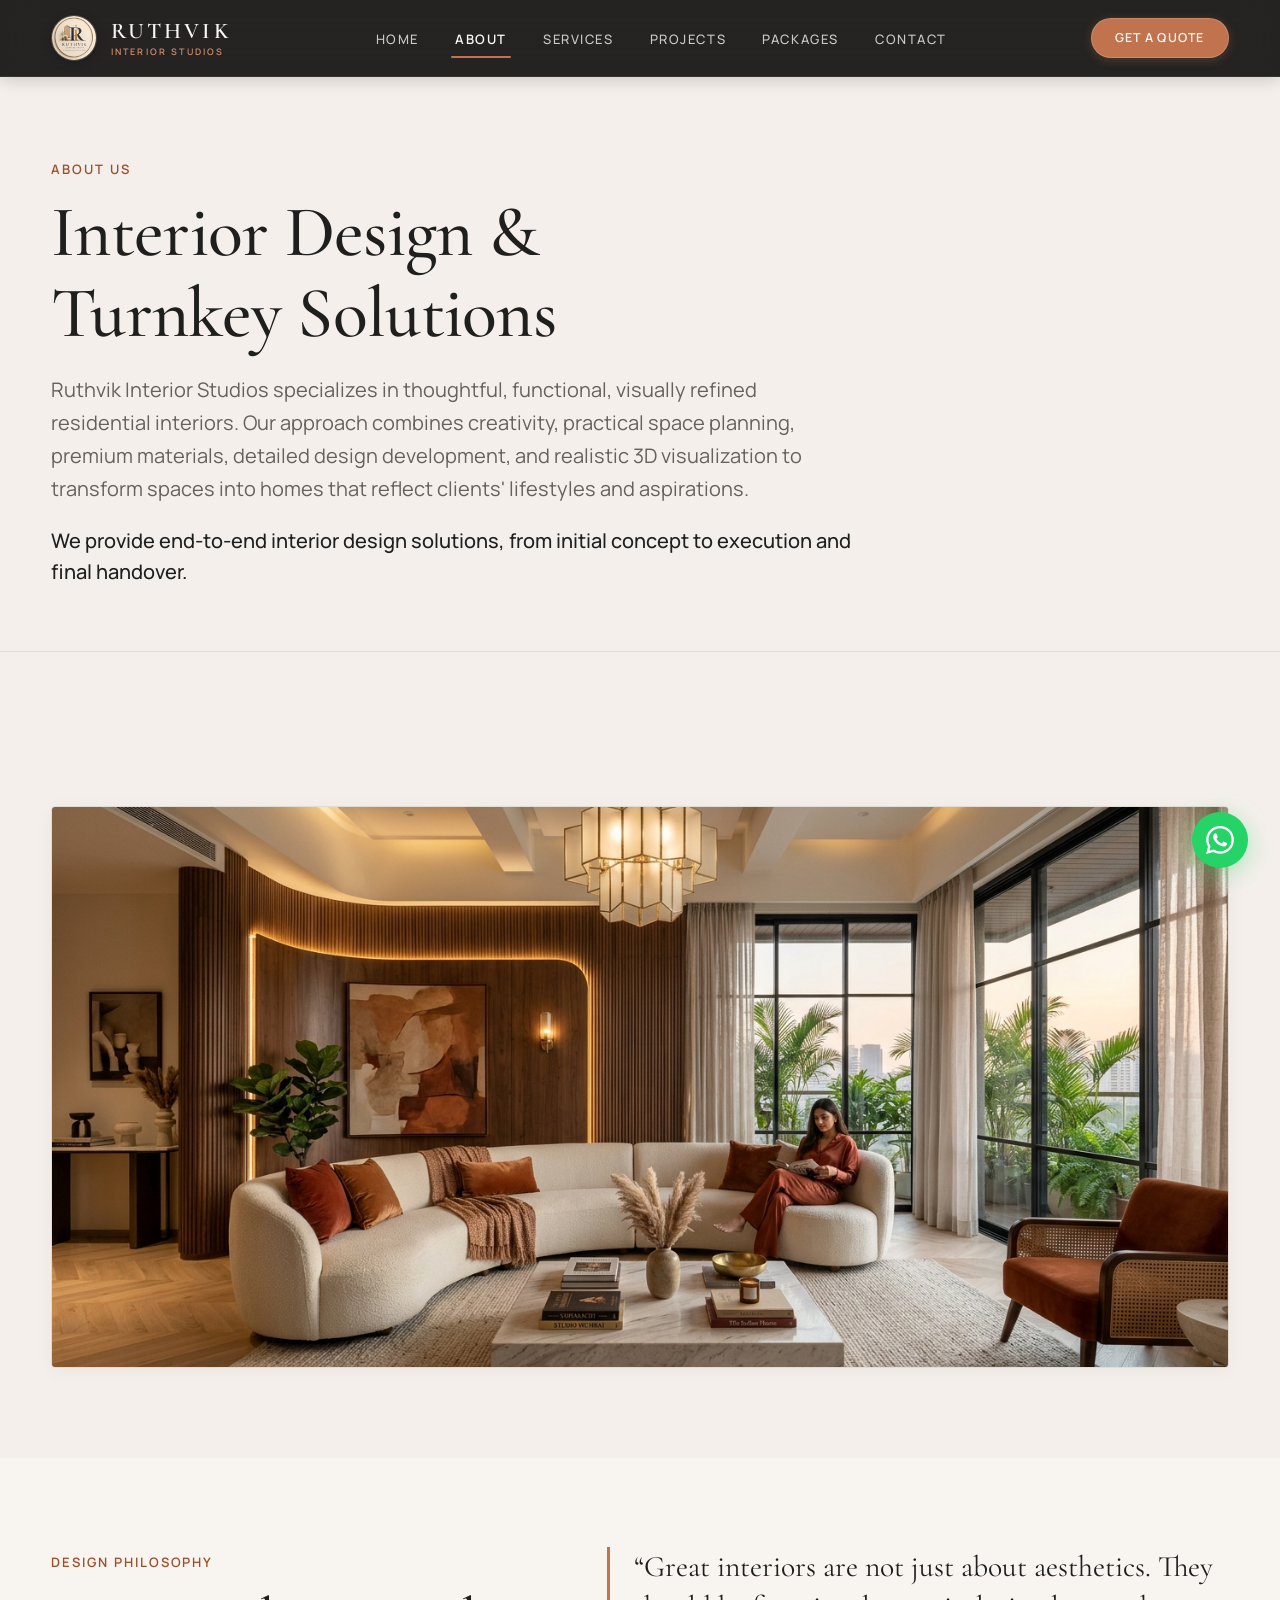
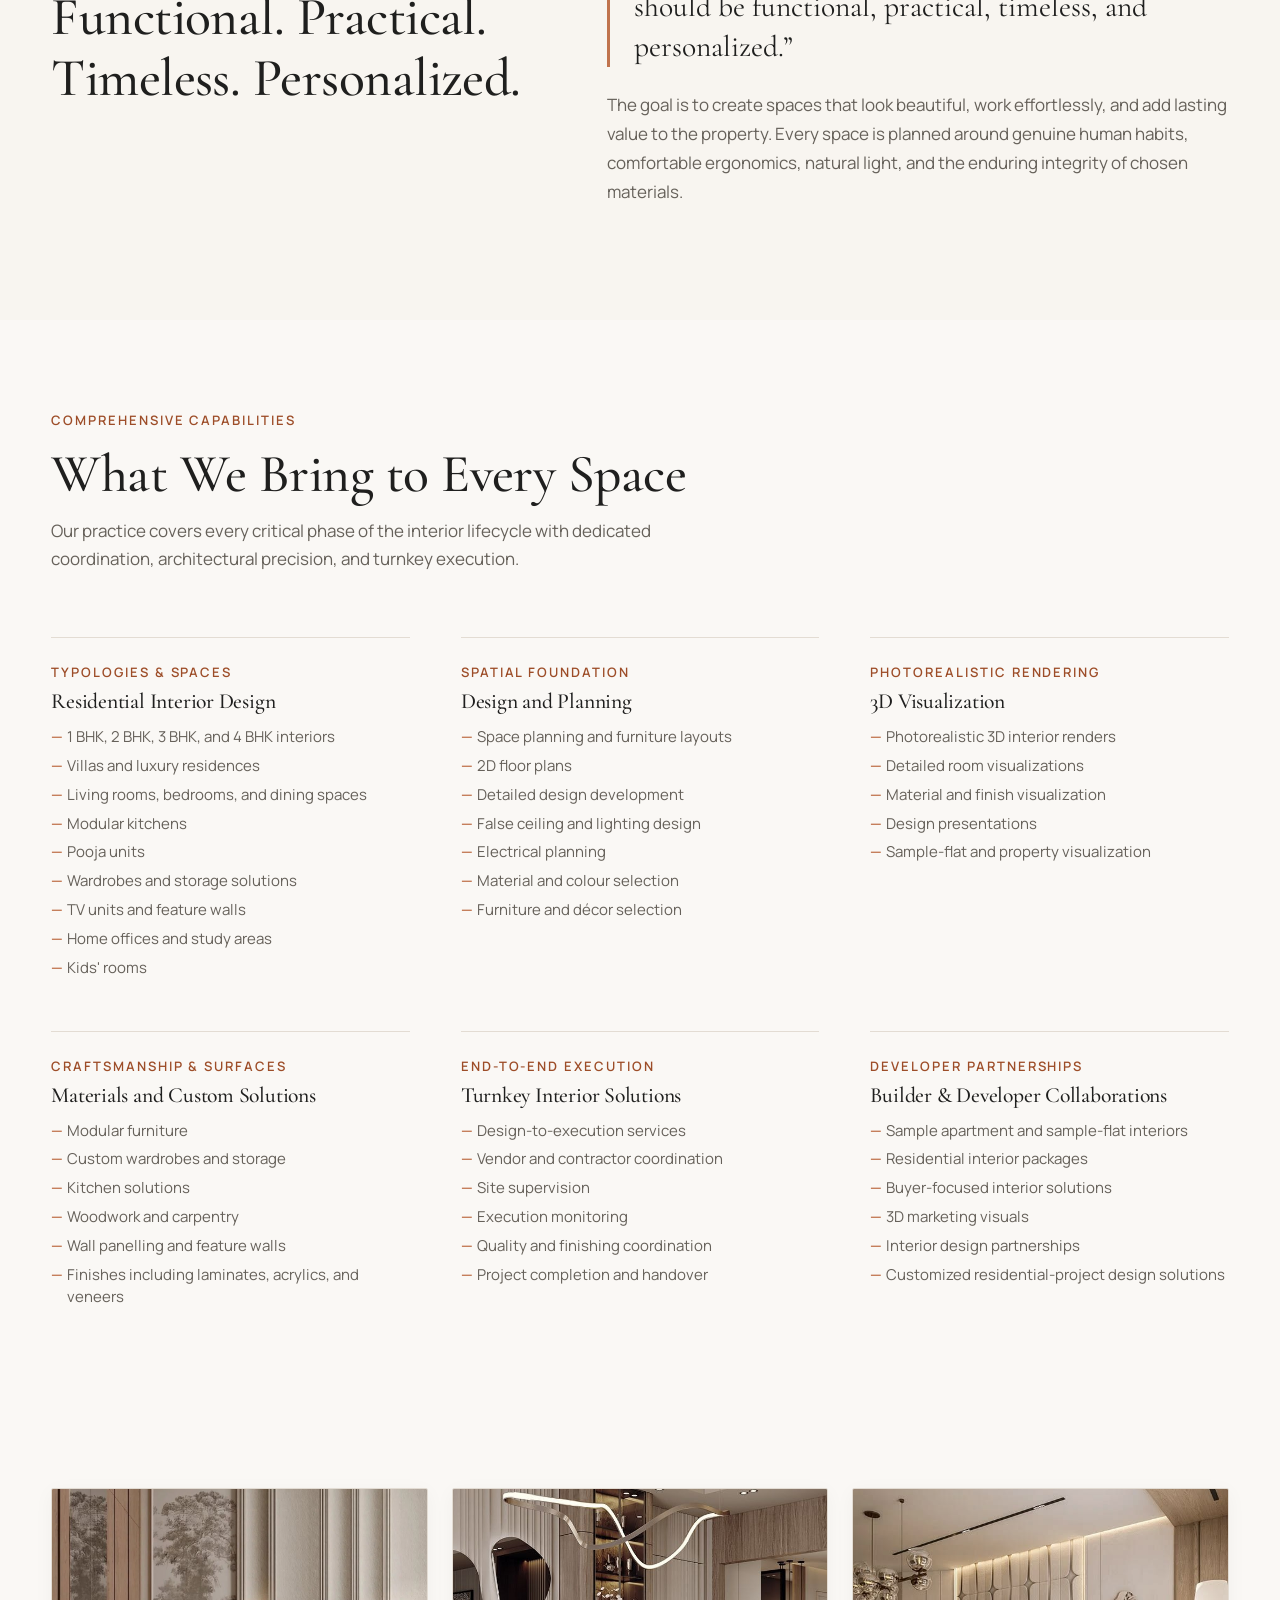
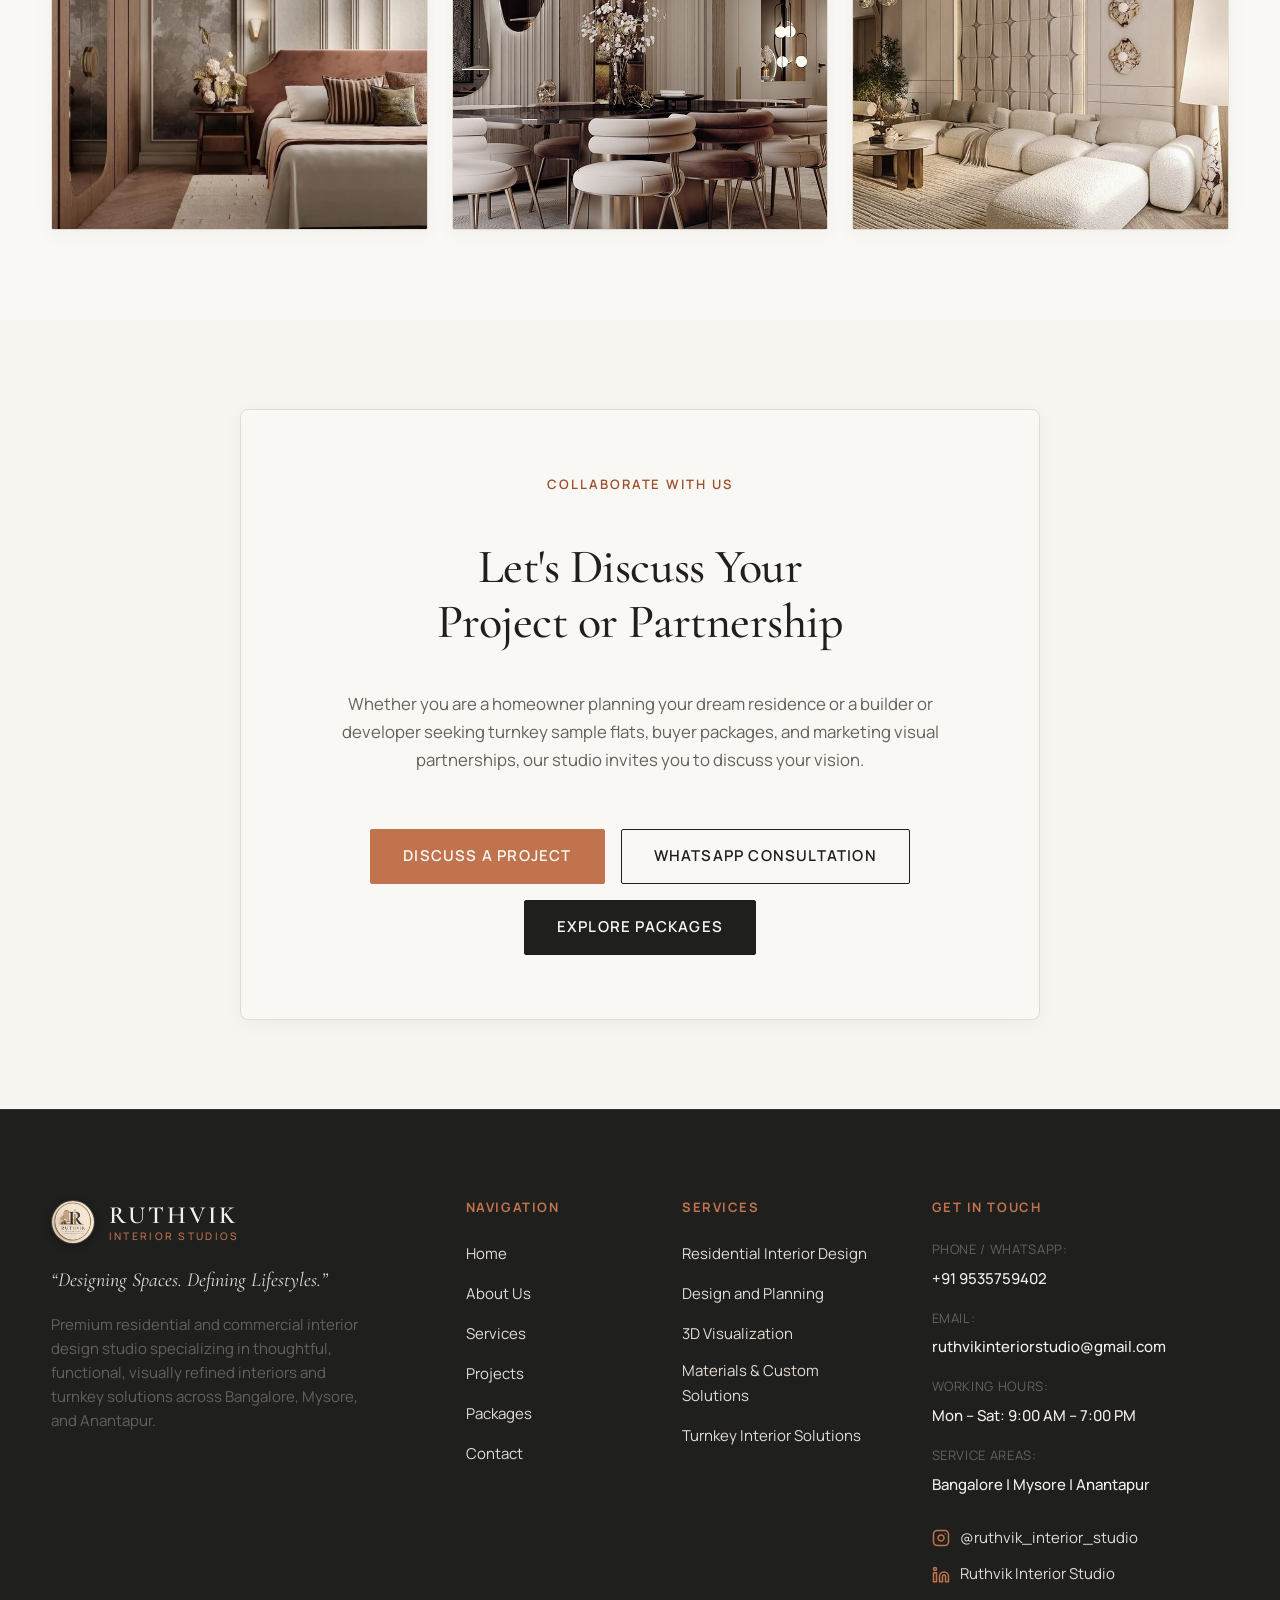
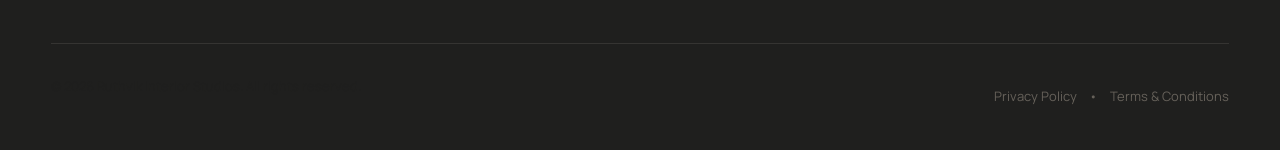
<file: ruthvik_interior/about.html>
<!DOCTYPE html>
<html lang="en">
<head>
    <meta charset="UTF-8">
    <meta name="viewport" content="width=device-width, initial-scale=1.0">
    <title>About Us | Interior Design & Turnkey Solutions — Ruthvik Interior Studios</title>
    <meta name="description" content="Ruthvik Interior Studios specializes in thoughtful, functional, visually refined residential interiors, detailed 3D visualization, and end-to-end turnkey solutions across Bangalore, Mysore, and Anantapur.">
    
    <!-- Open Graph Metadata -->
    <meta property="og:title" content="Ruthvik Interior Studios | About Us — Interior Design & Turnkey Solutions">
    <meta property="og:description" content="Specializing in thoughtful, functional, visually refined residential interiors and turnkey solutions from concept to handover.">
    <meta property="og:type" content="website">
    <meta property="og:image" content="assets/logo/logo_ruthvik.jpeg">
    <meta property="og:image:width" content="1254">
    <meta property="og:image:height" content="1254">

    <!-- Favicon -->
    <link rel="icon" type="image/jpeg" href="assets/logo/logo_ruthvik.jpeg">
    <link rel="apple-touch-icon" href="assets/logo/logo_ruthvik.jpeg">

    <!-- Google Fonts Preconnect & Font Loading -->
    <link rel="preconnect" href="https://fonts.googleapis.com">
    <link rel="preconnect" href="https://fonts.gstatic.com" crossorigin>
    <link href="https://fonts.googleapis.com/css2?family=Cormorant+Garamond:ital,wght@0,400;0,500;0,600;0,700;1,400;1,600&family=Manrope:wght@400;500;600;700&display=swap" rel="stylesheet">

    <!-- Preload Studio Logo -->
    <link rel="preload" as="image" href="assets/logo/logo_ruthvik.jpeg">

    <!-- Stylesheets -->
    <link rel="stylesheet" href="css/global.css">
    <link rel="stylesheet" href="css/components.css">
    <link rel="stylesheet" href="css/responsive.css">
</head>
<body>
    <!-- Accessibility Skip Link -->
    <a href="#main-content" class="skip-link">Skip to main content</a>

    <!-- Header Navigation -->
    <header class="site-header" id="site-header">
        <div class="container header-container">
            <a href="index.html" class="brand-logo" aria-label="Ruthvik Interior Studios Home">
                <img src="assets/logo/logo_ruthvik.jpeg" alt="Ruthvik Interior Studios" class="brand-logo-img" width="46" height="46">
                <span class="brand-text">
                    <span class="brand-name">RUTHVIK</span>
                    <span class="brand-tagline">INTERIOR STUDIOS</span>
                </span>
            </a>

            <!-- Desktop Navigation -->
            <nav class="desktop-nav" aria-label="Main Navigation">
                <ul class="nav-list">
                    <li><a href="index.html" class="nav-link">Home</a></li>
                    <li><a href="about.html" class="nav-link active" aria-current="page">About</a></li>
                    <li><a href="services.html" class="nav-link">Services</a></li>
                    <li><a href="projects.html" class="nav-link">Projects</a></li>
                    <li><a href="packages.html" class="nav-link">Packages</a></li>
                    <li><a href="contact.html" class="nav-link">Contact</a></li>
                </ul>
            </nav>

            <div class="header-actions">
                <a href="https://wa.me/919535759402?text=Hi%20Ruthvik%20Interior%20Studios%2C%20I%20would%20like%20to%20get%20a%20quote%20for%20my%20project." class="btn btn-primary btn-sm header-cta" target="_blank" rel="noopener noreferrer">Get a Quote</a>
                <button class="mobile-nav-toggle" id="mobile-nav-toggle" aria-expanded="false" aria-controls="mobile-nav-drawer" aria-label="Toggle navigation menu">
                    <span class="hamburger-line"></span>
                    <span class="hamburger-line"></span>
                    <span class="hamburger-line"></span>
                </button>
            </div>
        </div>

        <!-- Mobile Navigation Drawer -->
        <div class="mobile-nav-drawer" id="mobile-nav-drawer" aria-hidden="true">
            <div class="mobile-drawer-overlay" id="mobile-drawer-overlay"></div>
            <div class="mobile-drawer-content">
                <div class="mobile-drawer-header">
                    <a href="index.html" class="brand-logo" aria-label="Ruthvik Interior Studios Home">
                        <img src="assets/logo/logo_ruthvik.jpeg" alt="Ruthvik Interior Studios" class="brand-logo-img" width="40" height="40">
                        <span class="brand-text">
                            <span class="brand-name">RUTHVIK</span>
                            <span class="brand-tagline">INTERIOR STUDIOS</span>
                        </span>
                    </a>
                    <button class="mobile-drawer-close" id="mobile-drawer-close" aria-label="Close menu">
                        <svg width="24" height="24" viewBox="0 0 24 24" fill="none" stroke="currentColor" stroke-width="2" stroke-linecap="round" stroke-linejoin="round"><line x1="18" y1="6" x2="6" y2="18"></line><line x1="6" y1="6" x2="18" y2="18"></line></svg>
                    </button>
                </div>
                <nav class="mobile-nav" aria-label="Mobile Navigation">
                    <ul class="mobile-nav-list">
                        <li><a href="index.html" class="mobile-nav-link">Home</a></li>
                        <li><a href="about.html" class="mobile-nav-link active" aria-current="page">About</a></li>
                        <li><a href="services.html" class="mobile-nav-link">Services</a></li>
                        <li><a href="projects.html" class="mobile-nav-link">Projects</a></li>
                        <li><a href="packages.html" class="mobile-nav-link">Packages</a></li>
                        <li><a href="contact.html" class="mobile-nav-link">Contact</a></li>
                    </ul>
                </nav>
                <div class="mobile-drawer-actions">
                    <a href="https://wa.me/919535759402?text=Hi%20Ruthvik%20Interior%20Studios%2C%20I%20would%20like%20to%20get%20a%20quote%20for%20my%20project." class="btn btn-primary btn-full" target="_blank" rel="noopener noreferrer">Get a Quote</a>
                    <a href="tel:+919535759402" class="btn btn-outline btn-full">Call Us: 9535759402</a>
                </div>
            </div>
        </div>
    </header>

    <!-- Main Content Area -->
    <main id="main-content">

        <!-- Page Hero: Editorial Introduction -->
        <section class="page-hero" aria-label="About Page Introduction">
            <div class="container">
                <div class="page-hero-content">
                    <span class="eyebrow">ABOUT US</span>
                    <h1 class="page-hero-title">Interior Design & Turnkey Solutions</h1>
                    <p class="page-hero-description">
                        Ruthvik Interior Studios specializes in thoughtful, functional, visually refined residential interiors. Our approach combines creativity, practical space planning, premium materials, detailed design development, and realistic 3D visualization to transform spaces into homes that reflect clients' lifestyles and aspirations.
                    </p>
                    <p class="text-lead" style="margin-top: 1.25rem; color: var(--color-charcoal-primary); font-weight: 500;">
                        We provide end-to-end interior design solutions, from initial concept to execution and final handover.
                    </p>
                </div>
            </div>
        </section>

        <!-- Primary Editorial Visual Feature -->
        <section class="section pt-0" aria-label="Interior Architecture Feature">
            <div class="container">
                <div class="about-editorial-image" style="border-radius: var(--radius-sm); overflow: hidden; border: 1px solid var(--color-hairline); box-shadow: var(--shadow-subtle);">
                    <img src="assets/new_images/living_lounge_luxury.jpeg" alt="Indian contemporary living lounge interior architecture designed by Ruthvik Interior Studios" loading="eager" width="1200" height="540" style="width: 100%; height: auto; max-height: 560px; object-fit: cover; display: block;">
                </div>
            </div>
        </section>

        <!-- Design Philosophy Section -->
        <section class="section bg-soft-canvas" aria-label="Design Philosophy">
            <div class="container">
                <div class="about-preview-grid">
                    <div class="about-preview-header">
                        <span class="eyebrow">DESIGN PHILOSOPHY</span>
                        <h2>Functional. Practical.<br>Timeless. Personalized.</h2>
                    </div>
                    <div class="about-preview-body">
                        <blockquote class="text-lead" style="font-family: var(--font-heading); font-size: clamp(1.4rem, 2.4vw, 1.85rem); line-height: 1.35; color: var(--color-charcoal-primary); border-left: 3px solid var(--color-cta-primary); padding-left: 1.5rem; margin-bottom: 1.5rem;">
                            &ldquo;Great interiors are not just about aesthetics. They should be functional, practical, timeless, and personalized.&rdquo;
                        </blockquote>
                        <p style="color: var(--color-text-muted); font-size: var(--font-size-base); line-height: 1.7;">
                            The goal is to create spaces that look beautiful, work effortlessly, and add lasting value to the property. Every space is planned around genuine human habits, comfortable ergonomics, natural light, and the enduring integrity of chosen materials.
                        </p>
                    </div>
                </div>
            </div>
        </section>

        <!-- Comprehensive Services Spectrum: Representing All 6 Core Domains -->
        <section class="section bg-warm-white" aria-label="Studio Services & Scope">
            <div class="container">
                <div class="section-header">
                    <span class="eyebrow">COMPREHENSIVE CAPABILITIES</span>
                    <h2 class="section-title">What We Bring to Every Space</h2>
                    <p class="section-subtitle">Our practice covers every critical phase of the interior lifecycle with dedicated coordination, architectural precision, and turnkey execution.</p>
                </div>

                <div class="about-services-grid">
                    
                    <!-- 1. Residential Interior Design -->
                    <div class="about-service-block">
                        <span class="eyebrow" style="margin-bottom: 0.35rem;">TYPOLOGIES & SPACES</span>
                        <h3>Residential Interior Design</h3>
                        <ul>
                            <li>1 BHK, 2 BHK, 3 BHK, and 4 BHK interiors</li>
                            <li>Villas and luxury residences</li>
                            <li>Living rooms, bedrooms, and dining spaces</li>
                            <li>Modular kitchens</li>
                            <li>Pooja units</li>
                            <li>Wardrobes and storage solutions</li>
                            <li>TV units and feature walls</li>
                            <li>Home offices and study areas</li>
                            <li>Kids' rooms</li>
                        </ul>
                    </div>

                    <!-- 2. Design and Planning -->
                    <div class="about-service-block">
                        <span class="eyebrow" style="margin-bottom: 0.35rem;">SPATIAL FOUNDATION</span>
                        <h3>Design and Planning</h3>
                        <ul>
                            <li>Space planning and furniture layouts</li>
                            <li>2D floor plans</li>
                            <li>Detailed design development</li>
                            <li>False ceiling and lighting design</li>
                            <li>Electrical planning</li>
                            <li>Material and colour selection</li>
                            <li>Furniture and d&eacute;cor selection</li>
                        </ul>
                    </div>

                    <!-- 3. 3D Visualization -->
                    <div class="about-service-block">
                        <span class="eyebrow" style="margin-bottom: 0.35rem;">PHOTOREALISTIC RENDERING</span>
                        <h3>3D Visualization</h3>
                        <ul>
                            <li>Photorealistic 3D interior renders</li>
                            <li>Detailed room visualizations</li>
                            <li>Material and finish visualization</li>
                            <li>Design presentations</li>
                            <li>Sample-flat and property visualization</li>
                        </ul>
                    </div>

                    <!-- 4. Materials and Custom Solutions -->
                    <div class="about-service-block">
                        <span class="eyebrow" style="margin-bottom: 0.35rem;">CRAFTSMANSHIP & SURFACES</span>
                        <h3>Materials and Custom Solutions</h3>
                        <ul>
                            <li>Modular furniture</li>
                            <li>Custom wardrobes and storage</li>
                            <li>Kitchen solutions</li>
                            <li>Woodwork and carpentry</li>
                            <li>Wall panelling and feature walls</li>
                            <li>Finishes including laminates, acrylics, and veneers</li>
                        </ul>
                    </div>

                    <!-- 5. Turnkey Interior Solutions -->
                    <div class="about-service-block">
                        <span class="eyebrow" style="margin-bottom: 0.35rem;">END-TO-END EXECUTION</span>
                        <h3>Turnkey Interior Solutions</h3>
                        <ul>
                            <li>Design-to-execution services</li>
                            <li>Vendor and contractor coordination</li>
                            <li>Site supervision</li>
                            <li>Execution monitoring</li>
                            <li>Quality and finishing coordination</li>
                            <li>Project completion and handover</li>
                        </ul>
                    </div>

                    <!-- 6. Builder and Developer Collaborations -->
                    <div class="about-service-block">
                        <span class="eyebrow" style="margin-bottom: 0.35rem;">DEVELOPER PARTNERSHIPS</span>
                        <h3>Builder & Developer Collaborations</h3>
                        <ul>
                            <li>Sample apartment and sample-flat interiors</li>
                            <li>Residential interior packages</li>
                            <li>Buyer-focused interior solutions</li>
                            <li>3D marketing visuals</li>
                            <li>Interior design partnerships</li>
                            <li>Customized residential-project design solutions</li>
                        </ul>
                    </div>

                </div>
            </div>
        </section>

        <!-- Visual Craftsmanship Triptych -->
        <section class="section pt-0 bg-warm-white" aria-label="Visual Gallery of Interior Details">
            <div class="container">
                <div style="display: grid; grid-template-columns: repeat(auto-fit, minmax(300px, 1fr)); gap: 1.5rem;">
                    <div style="border-radius: var(--radius-xs); overflow: hidden; border: 1px solid var(--color-hairline); box-shadow: var(--shadow-subtle);">
                        <img src="assets/new_images/bed_room_2.jpeg" alt="Master suite with fluted panelling, landscape mural, and warm velvet tones" style="width: 100%; height: 340px; object-fit: cover; display: block;" loading="lazy" width="400" height="340">
                    </div>
                    <div style="border-radius: var(--radius-xs); overflow: hidden; border: 1px solid var(--color-hairline); box-shadow: var(--shadow-subtle);">
                        <img src="assets/new_images/dining_area_1.jpeg" alt="Contemporary luxury dining room with sculptural lighting and fluted bar joinery" style="width: 100%; height: 340px; object-fit: cover; display: block;" loading="lazy" width="400" height="340">
                    </div>
                    <div style="border-radius: var(--radius-xs); overflow: hidden; border: 1px solid var(--color-hairline); box-shadow: var(--shadow-subtle);">
                        <img src="assets/new_images/package_luxury.jpeg" alt="Curved bouclé sectional lounge with 3D sculpted wall panelling and cove lighting" style="width: 100%; height: 340px; object-fit: cover; display: block;" loading="lazy" width="400" height="340">
                    </div>
                </div>
            </div>
        </section>

        <!-- Closing CTA: Homeowners & Developer Collaborations -->
        <section class="section bg-soft-canvas" aria-label="Closing Call to Action">
            <div class="container">
                <div class="about-cta-box" style="text-align: center; max-width: 800px; margin: 0 auto; padding: clamp(2.5rem, 5vw, 4.5rem) 2rem; background: var(--color-white); border-radius: 8px; border: 1px solid var(--color-hairline); box-shadow: var(--shadow-subtle);">
                    <span class="eyebrow">COLLABORATE WITH US</span>
                    <h2 style="font-family: var(--font-heading); font-size: clamp(2.1rem, 3.8vw, 3rem); color: var(--color-charcoal-primary); margin-top: 0.5rem; margin-bottom: 1rem; font-weight: 500;">
                        Let's Discuss Your Project or Partnership
                    </h2>
                    <p class="text-lead" style="color: var(--color-text-muted); max-width: 62ch; margin: 0 auto 2rem; line-height: 1.65; font-size: 1.05rem;">
                        Whether you are a homeowner planning your dream residence or a builder or developer seeking turnkey sample flats, buyer packages, and marketing visual partnerships, our studio invites you to discuss your vision.
                    </p>
                    <div style="display: flex; gap: 1rem; justify-content: center; flex-wrap: wrap;">
                        <a href="contact.html" class="btn btn-primary">Discuss a Project</a>
                        <a href="https://wa.me/919535759402?text=Hi%20Ruthvik%20Interior%20Studios%2C%20I%20would%20like%20to%20discuss%20a%20project%20or%20collaboration." class="btn btn-outline" target="_blank" rel="noopener noreferrer">WhatsApp Consultation</a>
                        <a href="packages.html" class="btn btn-secondary">Explore Packages</a>
                    </div>
                </div>
            </div>
        </section>

    </main>

    <!-- Site Footer -->
    <footer class="site-footer">
        <div class="container footer-container">
            <div class="footer-grid">
                <!-- Column 1: Brand Info -->
                <div class="footer-col footer-brand-col">
                    <a href="index.html" class="footer-brand-logo" aria-label="Ruthvik Interior Studios Home">
                        <img src="assets/logo/logo_ruthvik.jpeg" alt="Ruthvik Interior Studios" class="footer-logo-img" width="44" height="44">
                        <span class="brand-text">
                            <span class="brand-name">RUTHVIK</span>
                            <span class="brand-tagline">INTERIOR STUDIOS</span>
                        </span>
                    </a>
                    <p class="footer-tagline">&ldquo;Designing Spaces. Defining Lifestyles.&rdquo;</p>
                    <p class="footer-description">Premium residential and commercial interior design studio specializing in thoughtful, functional, visually refined interiors and turnkey solutions across Bangalore, Mysore, and Anantapur.</p>
                </div>

                <!-- Column 2: Quick Links -->
                <div class="footer-col">
                    <h3 class="footer-heading">Navigation</h3>
                    <ul class="footer-links">
                        <li><a href="index.html">Home</a></li>
                        <li><a href="about.html">About Us</a></li>
                        <li><a href="services.html">Services</a></li>
                        <li><a href="projects.html">Projects</a></li>
                        <li><a href="packages.html">Packages</a></li>
                        <li><a href="contact.html">Contact</a></li>
                    </ul>
                </div>

                <!-- Column 3: Services -->
                <div class="footer-col">
                    <h3 class="footer-heading">Services</h3>
                    <ul class="footer-links">
                        <li><a href="services.html">Residential Interior Design</a></li>
                        <li><a href="services.html">Design and Planning</a></li>
                        <li><a href="services.html">3D Visualization</a></li>
                        <li><a href="services.html">Materials &amp; Custom Solutions</a></li>
                        <li><a href="services.html">Turnkey Interior Solutions</a></li>
                    </ul>
                </div>

                <!-- Column 4: Contact & Social -->
                <div class="footer-col footer-contact-col">
                    <h3 class="footer-heading">Get in Touch</h3>
                    <ul class="footer-contact-list">
                        <li>
                            <span class="contact-label">Phone / WhatsApp:</span>
                            <a href="tel:+919535759402" class="contact-link">+91 9535759402</a>
                        </li>
                        <li>
                            <span class="contact-label">Email:</span>
                            <a href="mailto:ruthvikinteriorstudio@gmail.com" class="contact-link">ruthvikinteriorstudio@gmail.com</a>
                        </li>
                        <li>
                            <span class="contact-label">Working Hours:</span>
                            <span class="contact-text">Mon &ndash; Sat: 9:00 AM &ndash; 7:00 PM</span>
                        </li>
                        <li>
                            <span class="contact-label">Service Areas:</span>
                            <span class="contact-text">Bangalore | Mysore | Anantapur</span>
                        </li>
                    </ul>
                    <div class="footer-social">
                        <a href="https://www.instagram.com/ruthvik_interior_studio/" target="_blank" rel="noopener noreferrer" class="social-link" aria-label="Instagram @ruthvik_interior_studio">
                            <svg width="18" height="18" viewBox="0 0 24 24" fill="none" stroke="currentColor" stroke-width="2" stroke-linecap="round" stroke-linejoin="round"><rect x="2" y="2" width="20" height="20" rx="5" ry="5"></rect><path d="M16 11.37A4 4 0 1 1 12.63 8 4 4 0 0 1 16 11.37z"></path><line x1="17.5" y1="6.5" x2="17.51" y2="6.5"></line></svg>
                            <span>@ruthvik_interior_studio</span>
                        </a>
                        <a href="https://www.linkedin.com/company/ruthvik-interior-studio" target="_blank" rel="noopener noreferrer" class="social-link" aria-label="LinkedIn Ruthvik Interior Studio">
                            <svg width="18" height="18" viewBox="0 0 24 24" fill="none" stroke="currentColor" stroke-width="2" stroke-linecap="round" stroke-linejoin="round"><path d="M16 8a6 6 0 0 1 6 6v7h-4v-7a2 2 0 0 0-2-2 2 2 0 0 0-2 2v7h-4v-7a6 6 0 0 1 6-6z"></path><rect x="2" y="9" width="4" height="12"></rect><circle cx="4" cy="4" r="2"></circle></svg>
                            <span>Ruthvik Interior Studio</span>
                        </a>
                    </div>
                </div>
            </div>

            <!-- Footer Bottom -->
            <div class="footer-bottom">
                <p class="copyright">&copy; 2026 Ruthvik Interior Studios. All rights reserved.</p>
                <div class="footer-bottom-links">
                    <a href="privacy-policy.html">Privacy Policy</a>
                    <span class="divider">&bull;</span>
                    <a href="terms.html">Terms &amp; Conditions</a>
                </div>
            </div>
        </div>
    </footer>

    <!-- Floating WhatsApp Contact Button -->
    <a href="https://wa.me/919535759402?text=Hi%20Ruthvik%20Interior%20Studios%2C%20I%20would%20like%20to%20enquire%20about%20your%20interior%20design%20services." 
       class="floating-whatsapp" 
       target="_blank" 
       rel="noopener noreferrer" 
       aria-label="Chat with Ruthvik Interior Studios on WhatsApp">
        <svg width="28" height="28" viewBox="0 0 24 24" fill="currentColor">
            <path d="M.057 24l1.687-6.163c-1.041-1.804-1.588-3.849-1.587-5.946.003-6.556 5.338-11.891 11.893-11.891 3.181.001 6.167 1.24 8.413 3.488 2.245 2.248 3.481 5.236 3.48 8.414-.003 6.557-5.338 11.892-11.893 11.892-1.99-.001-3.951-.5-5.688-1.448l-6.305 1.654zm6.597-3.807c1.676.995 3.276 1.591 5.392 1.592 5.448 0 9.886-4.434 9.889-9.885.002-5.462-4.415-9.89-9.881-9.892-5.452 0-9.887 4.434-9.889 9.884-.001 2.225.651 3.891 1.746 5.634l-.999 3.648 3.742-.981zm11.387-5.464c-.074-.124-.272-.198-.57-.347-.297-.149-1.758-.868-2.031-.967-.272-.099-.47-.149-.669.149-.198.297-.768.967-.941 1.165-.173.198-.347.223-.644.074-.297-.149-1.255-.462-2.39-1.475-.883-.788-1.48-1.761-1.653-2.059-.173-.297-.018-.458.13-.606.134-.133.297-.347.446-.521.151-.172.2-.296.3-.495.099-.198.05-.372-.025-.521-.075-.148-.669-1.611-.916-2.206-.242-.579-.487-.501-.669-.51l-.57-.01c-.198 0-.52.074-.792.372s-1.04 1.016-1.04 2.479 1.065 2.876 1.213 3.074c.149.198 2.095 3.2 5.076 4.487.709.306 1.263.489 1.694.626.712.226 1.36.194 1.872.118.572-.085 1.758-.719 2.006-1.413.248-.695.248-1.29.173-1.414z"/>
        </svg>
    </a>

    <!-- Scripts -->
    <script src="js/navigation.js" defer></script>
    <script src="js/animations.js" defer></script>
</body>
</html>
</file>
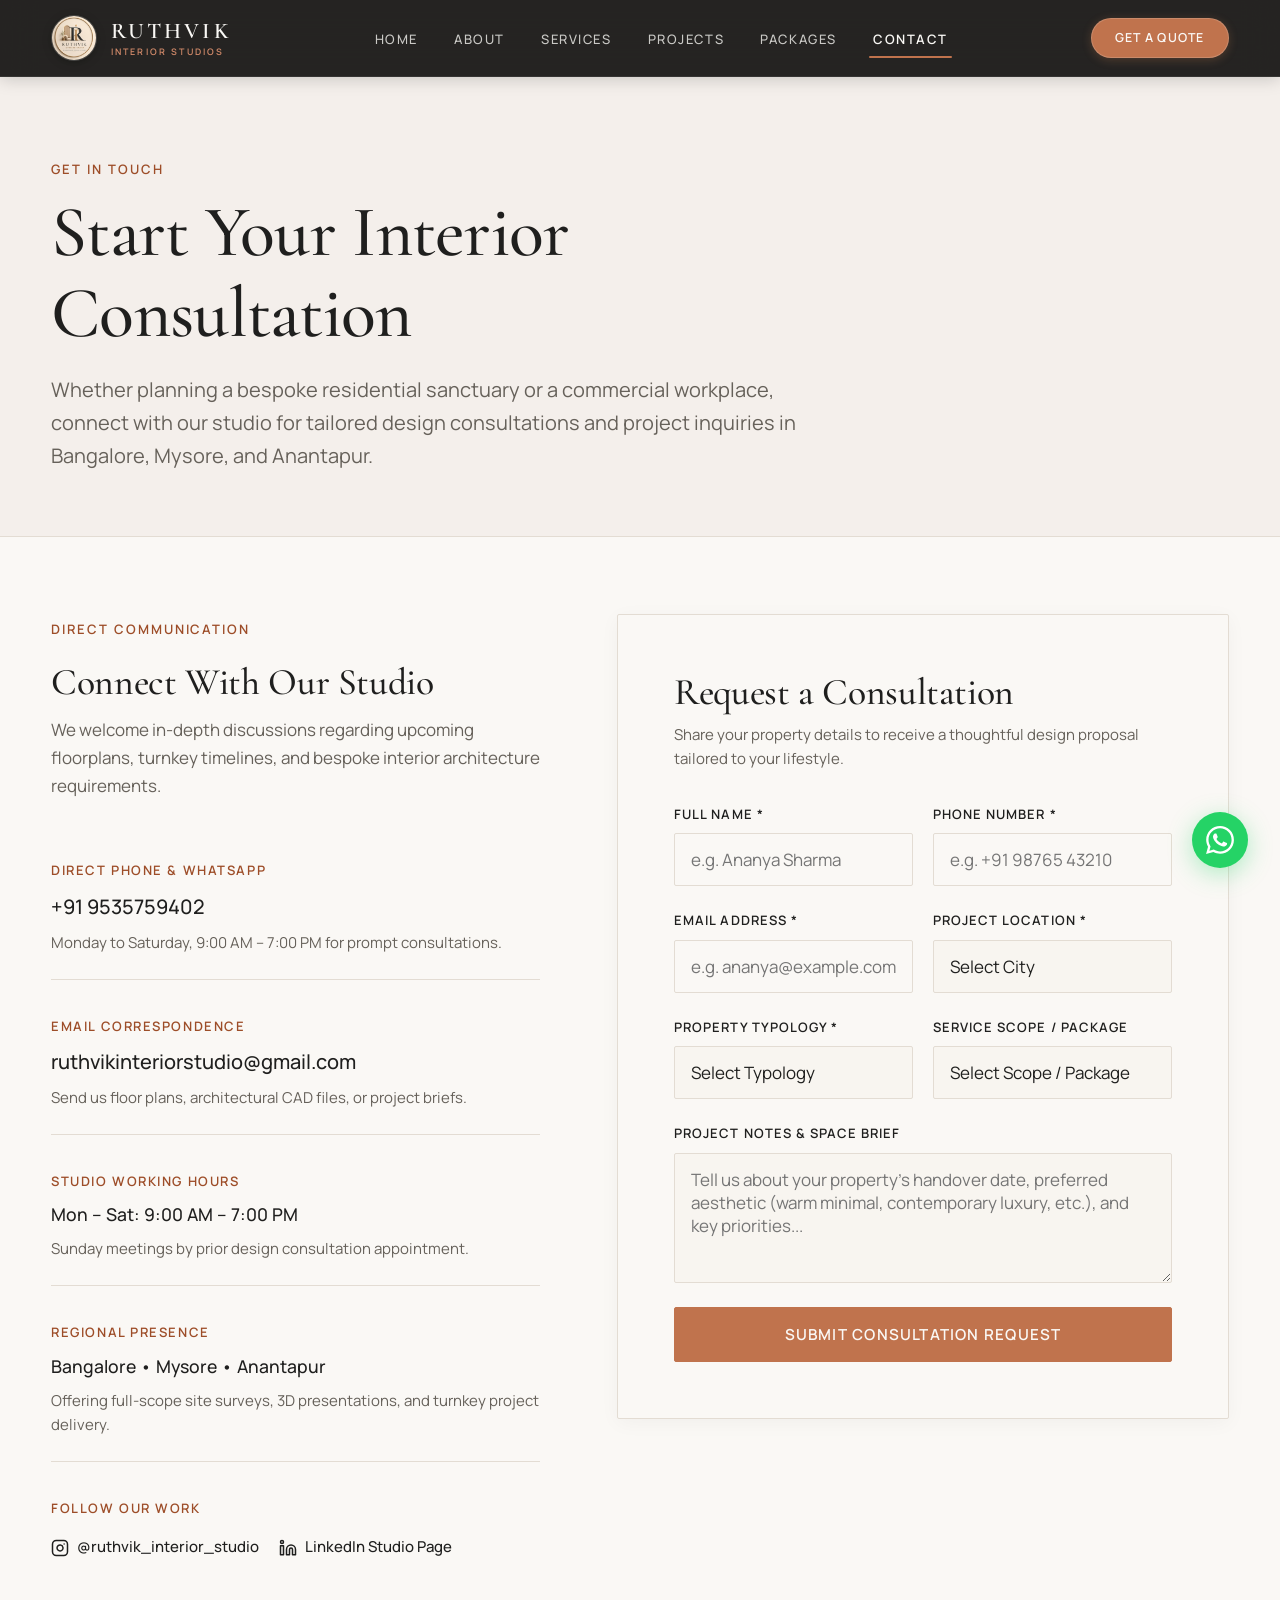
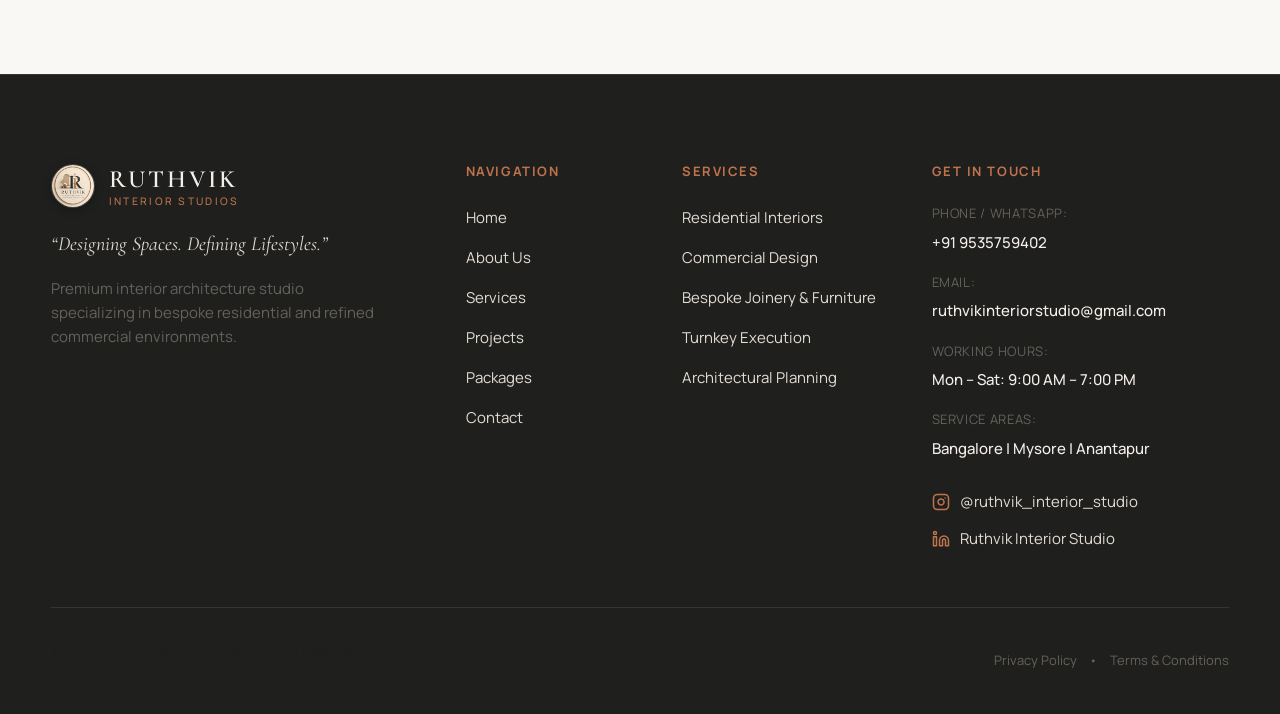
<file: ruthvik_interior/contact.html>
<!DOCTYPE html>
<html lang="en">
<head>
    <meta charset="UTF-8">
    <meta name="viewport" content="width=device-width, initial-scale=1.0">
    <title>Contact Us | Ruthvik Interior Studios</title>
    <meta name="description" content="Get in touch with Ruthvik Interior Studios for design consultations and project inquiries in Bangalore, Mysore, and Anantapur.">
    
    <!-- Open Graph Metadata -->
    <meta property="og:title" content="Contact Us | Ruthvik Interior Studios">
    <meta property="og:description" content="Get in touch with Ruthvik Interior Studios for design consultations and project inquiries in Bangalore, Mysore, and Anantapur.">
    <meta property="og:type" content="website">
    <meta property="og:image" content="assets/logo/logo_ruthvik.jpeg">
    <meta property="og:image:width" content="1254">
    <meta property="og:image:height" content="1254">

    <!-- Favicon -->
    <link rel="icon" type="image/jpeg" href="assets/logo/logo_ruthvik.jpeg">
    <link rel="apple-touch-icon" href="assets/logo/logo_ruthvik.jpeg">

    <!-- Google Fonts Preconnect & Font Loading -->
    <link rel="preconnect" href="https://fonts.googleapis.com">
    <link rel="preconnect" href="https://fonts.gstatic.com" crossorigin>
    <link href="https://fonts.googleapis.com/css2?family=Cormorant+Garamond:ital,wght@0,400;0,500;0,600;0,700;1,400;1,600&family=Manrope:wght@400;500;600;700&display=swap" rel="stylesheet">

    <!-- Stylesheets -->
    <link rel="stylesheet" href="css/global.css">
    <link rel="stylesheet" href="css/components.css">
    <link rel="stylesheet" href="css/responsive.css">
</head>
<body>
    <!-- Accessibility Skip Link -->
    <a href="#main-content" class="skip-link">Skip to main content</a>

    <!-- Header Navigation -->
    <header class="site-header" id="site-header">
        <div class="container header-container">
            <a href="index.html" class="brand-logo" aria-label="Ruthvik Interior Studios Home">
                <img src="assets/logo/logo_ruthvik.jpeg" alt="Ruthvik Interior Studios" class="brand-logo-img" width="46" height="46">
                <span class="brand-text">
                    <span class="brand-name">RUTHVIK</span>
                    <span class="brand-tagline">INTERIOR STUDIOS</span>
                </span>
            </a>

            <!-- Desktop Navigation -->
            <nav class="desktop-nav" aria-label="Main Navigation">
                <ul class="nav-list">
                    <li><a href="index.html" class="nav-link">Home</a></li>
                    <li><a href="about.html" class="nav-link">About</a></li>
                    <li><a href="services.html" class="nav-link">Services</a></li>
                    <li><a href="projects.html" class="nav-link">Projects</a></li>
                    <li><a href="packages.html" class="nav-link">Packages</a></li>
                    <li><a href="contact.html" class="nav-link active" aria-current="page">Contact</a></li>
                </ul>
            </nav>

            <div class="header-actions">
                <a href="https://wa.me/919535759402?text=Hi%20Ruthvik%20Interior%20Studios%2C%20I%20would%20like%20to%20get%20a%20quote%20for%20my%20project." class="btn btn-primary btn-sm header-cta" target="_blank" rel="noopener noreferrer">Get a Quote</a>
                <button class="mobile-nav-toggle" id="mobile-nav-toggle" aria-expanded="false" aria-controls="mobile-nav-drawer" aria-label="Toggle navigation menu">
                    <span class="hamburger-line"></span>
                    <span class="hamburger-line"></span>
                    <span class="hamburger-line"></span>
                </button>
            </div>
        </div>

        <!-- Mobile Navigation Drawer -->
        <div class="mobile-nav-drawer" id="mobile-nav-drawer" aria-hidden="true">
            <div class="mobile-drawer-overlay" id="mobile-drawer-overlay"></div>
            <div class="mobile-drawer-content">
                <div class="mobile-drawer-header">
                    <a href="index.html" class="brand-logo" aria-label="Ruthvik Interior Studios Home">
                        <img src="assets/logo/logo_ruthvik.jpeg" alt="Ruthvik Interior Studios" class="brand-logo-img" width="40" height="40">
                        <span class="brand-text">
                            <span class="brand-name">RUTHVIK</span>
                            <span class="brand-tagline">INTERIOR STUDIOS</span>
                        </span>
                    </a>
                    <button class="mobile-drawer-close" id="mobile-drawer-close" aria-label="Close menu">
                        <svg width="24" height="24" viewBox="0 0 24 24" fill="none" stroke="currentColor" stroke-width="2" stroke-linecap="round" stroke-linejoin="round"><line x1="18" y1="6" x2="6" y2="18"></line><line x1="6" y1="6" x2="18" y2="18"></line></svg>
                    </button>
                </div>
                <nav class="mobile-nav" aria-label="Mobile Navigation">
                    <ul class="mobile-nav-list">
                        <li><a href="index.html" class="mobile-nav-link">Home</a></li>
                        <li><a href="about.html" class="mobile-nav-link">About</a></li>
                        <li><a href="services.html" class="mobile-nav-link">Services</a></li>
                        <li><a href="projects.html" class="mobile-nav-link">Projects</a></li>
                        <li><a href="packages.html" class="mobile-nav-link">Packages</a></li>
                        <li><a href="contact.html" class="mobile-nav-link active" aria-current="page">Contact</a></li>
                    </ul>
                </nav>
                <div class="mobile-drawer-actions">
                    <a href="https://wa.me/919535759402?text=Hi%20Ruthvik%20Interior%20Studios%2C%20I%20would%20like%20to%20get%20a%20quote%20for%20my%20project." class="btn btn-primary btn-full" target="_blank" rel="noopener noreferrer">Get a Quote</a>
                    <a href="tel:+919535759402" class="btn btn-outline btn-full">Call Us: 9535759402</a>
                </div>
            </div>
        </div>
    </header>

    <!-- Main Content Area -->
    <main id="main-content">
        <!-- Page Hero -->
        <section class="page-hero" aria-label="Contact Studio Overview">
            <div class="container">
                <div class="page-hero-content">
                    <span class="eyebrow">GET IN TOUCH</span>
                    <h1 class="page-hero-title">Start Your Interior Consultation</h1>
                    <p class="page-hero-description">
                        Whether planning a bespoke residential sanctuary or a commercial workplace, connect with our studio for tailored design consultations and project inquiries in Bangalore, Mysore, and Anantapur.
                    </p>
                </div>
            </div>
        </section>

        <!-- Contact & Consultation Form Section -->
        <section class="contact-section bg-warm-white" aria-label="Studio Contact and Inquiries">
            <div class="container">
                <div class="contact-grid">
                    <!-- Left: Studio Details & Direct Channels -->
                    <div class="contact-info-panel">
                        <div class="contact-info-intro">
                            <span class="eyebrow">DIRECT COMMUNICATION</span>
                            <h2 style="font-size: var(--font-size-2xl); color: var(--color-charcoal-primary); margin-top: 0.5rem; margin-bottom: 0.75rem;">Connect With Our Studio</h2>
                            <p style="color: var(--color-secondary); line-height: 1.65; margin-bottom: 1.5rem;">
                                We welcome in-depth discussions regarding upcoming floorplans, turnkey timelines, and bespoke interior architecture requirements.
                            </p>
                        </div>

                        <!-- Direct Phone / WhatsApp -->
                        <div class="contact-info-block">
                            <span class="contact-info-label">Direct Phone & WhatsApp</span>
                            <a href="tel:+919535759402" class="contact-info-value">+91 9535759402</a>
                            <p class="contact-info-subtext">Monday to Saturday, 9:00 AM – 7:00 PM for prompt consultations.</p>
                        </div>

                        <!-- Email Inquiry -->
                        <div class="contact-info-block">
                            <span class="contact-info-label">Email Correspondence</span>
                            <a href="mailto:ruthvikinteriorstudio@gmail.com" class="contact-info-value">ruthvikinteriorstudio@gmail.com</a>
                            <p class="contact-info-subtext">Send us floor plans, architectural CAD files, or project briefs.</p>
                        </div>

                        <!-- Working Hours -->
                        <div class="contact-info-block">
                            <span class="contact-info-label">Studio Working Hours</span>
                            <span class="contact-info-value" style="font-size: 1.1rem;">Mon – Sat: 9:00 AM – 7:00 PM</span>
                            <p class="contact-info-subtext">Sunday meetings by prior design consultation appointment.</p>
                        </div>

                        <!-- Geographical Presence -->
                        <div class="contact-info-block">
                            <span class="contact-info-label">Regional Presence</span>
                            <span class="contact-info-value" style="font-size: 1.1rem;">Bangalore • Mysore • Anantapur</span>
                            <p class="contact-info-subtext">Offering full-scope site surveys, 3D presentations, and turnkey project delivery.</p>
                        </div>

                        <!-- Social Channels -->
                        <div class="contact-info-block">
                            <span class="contact-info-label">Follow Our Work</span>
                            <div style="display: flex; gap: 1.25rem; margin-top: 0.5rem; flex-wrap: wrap;">
                                <a href="https://www.instagram.com/ruthvik_interior_studio/" target="_blank" rel="noopener noreferrer" style="display: inline-flex; align-items: center; gap: 0.5rem; color: var(--color-charcoal-primary); font-size: var(--font-size-sm); text-decoration: none; font-weight: 500;">
                                    <svg width="18" height="18" viewBox="0 0 24 24" fill="none" stroke="currentColor" stroke-width="2" stroke-linecap="round" stroke-linejoin="round"><rect x="2" y="2" width="20" height="20" rx="5" ry="5"></rect><path d="M16 11.37A4 4 0 1 1 12.63 8 4 4 0 0 1 16 11.37z"></path><line x1="17.5" y1="6.5" x2="17.51" y2="6.5"></line></svg>
                                    <span>@ruthvik_interior_studio</span>
                                </a>
                                <a href="https://www.linkedin.com/company/ruthvik-interior-studio" target="_blank" rel="noopener noreferrer" style="display: inline-flex; align-items: center; gap: 0.5rem; color: var(--color-charcoal-primary); font-size: var(--font-size-sm); text-decoration: none; font-weight: 500;">
                                    <svg width="18" height="18" viewBox="0 0 24 24" fill="none" stroke="currentColor" stroke-width="2" stroke-linecap="round" stroke-linejoin="round"><path d="M16 8a6 6 0 0 1 6 6v7h-4v-7a2 2 0 0 0-2-2 2 2 0 0 0-2 2v7h-4v-7a6 6 0 0 1 6-6z"></path><rect x="2" y="9" width="4" height="12"></rect><circle cx="4" cy="4" r="2"></circle></svg>
                                    <span>LinkedIn Studio Page</span>
                                </a>
                            </div>
                        </div>
                    </div>

                    <!-- Right: Consultation Form Card -->
                    <div class="contact-form-card">
                        <div class="contact-form-header">
                            <h2>Request a Consultation</h2>
                            <p>Share your property details to receive a thoughtful design proposal tailored to your lifestyle.</p>
                        </div>

                        <form id="contact-form" class="studio-form" novalidate>
                            <div class="form-row">
                                <div class="form-field">
                                    <label for="client-name" class="form-label">Full Name *</label>
                                    <input type="text" id="client-name" name="name" class="form-input" placeholder="e.g. Ananya Sharma" required>
                                </div>
                                <div class="form-field">
                                    <label for="client-phone" class="form-label">Phone Number *</label>
                                    <input type="tel" id="client-phone" name="phone" class="form-input" placeholder="e.g. +91 98765 43210" required>
                                </div>
                            </div>

                            <div class="form-row">
                                <div class="form-field">
                                    <label for="client-email" class="form-label">Email Address *</label>
                                    <input type="email" id="client-email" name="email" class="form-input" placeholder="e.g. ananya@example.com" required>
                                </div>
                                <div class="form-field">
                                    <label for="project-location" class="form-label">Project Location *</label>
                                    <select id="project-location" name="location" class="form-select" required>
                                        <option value="" disabled selected>Select City</option>
                                        <option value="Bangalore">Bangalore</option>
                                        <option value="Mysore">Mysore</option>
                                        <option value="Anantapur">Anantapur</option>
                                        <option value="Other">Other Region</option>
                                    </select>
                                </div>
                            </div>

                            <div class="form-row">
                                <div class="form-field">
                                    <label for="property-type" class="form-label">Property Typology *</label>
                                    <select id="property-type" name="property_type" class="form-select" required>
                                        <option value="" disabled selected>Select Typology</option>
                                        <option value="2 BHK Apartment">2 BHK Apartment</option>
                                        <option value="3 BHK Apartment">3 BHK Apartment</option>
                                        <option value="4+ BHK / Villa">4+ BHK / Villa</option>
                                        <option value="Penthouse">Penthouse</option>
                                        <option value="Commercial / Office">Commercial / Corporate Office</option>
                                        <option value="Full Renovation">Comprehensive Renovation</option>
                                    </select>
                                </div>
                                <div class="form-field">
                                    <label for="package-interest" class="form-label">Service Scope / Package</label>
                                    <select id="package-interest" name="package" class="form-select">
                                        <option value="" disabled selected>Select Scope / Package</option>
                                        <option value="Economical Package (from ₹3 Lakh)">Economical Package (from ₹3 Lakh)</option>
                                        <option value="Premium Package (from ₹6 Lakh)">Premium Package (from ₹6 Lakh)</option>
                                        <option value="Luxury Package (from ₹10 Lakh)">Luxury Package (from ₹10 Lakh)</option>
                                        <option value="Bespoke Architectural Interior">Bespoke Architectural Interior</option>
                                        <option value="Modular Kitchen & Wardrobe">Modular Kitchen & Wardrobe Joinery</option>
                                        <option value="Turnkey Execution Only">Turnkey Contracting & Handover</option>
                                    </select>
                                </div>
                            </div>

                            <div class="form-field">
                                <label for="project-notes" class="form-label">Project Notes & Space Brief</label>
                                <textarea id="project-notes" name="notes" class="form-textarea" placeholder="Tell us about your property's handover date, preferred aesthetic (warm minimal, contemporary luxury, etc.), and key priorities..."></textarea>
                            </div>

                            <button type="submit" id="submit-btn" class="btn btn-primary btn-full" style="padding-top: 1rem; padding-bottom: 1rem; font-size: 0.95rem;">
                                Submit Consultation Request
                            </button>

                            <div id="form-feedback" class="form-feedback" style="display: none; margin-top: 1.25rem; padding: 1rem; border-radius: var(--radius-xs); font-size: var(--font-size-sm); text-align: center;" role="alert"></div>
                        </form>
                    </div>
                </div>
            </div>
        </section>
    </main>

    <!-- Site Footer -->
    <footer class="site-footer">
        <div class="container footer-container">
            <div class="footer-grid">
                <!-- Column 1: Brand Info -->
                <div class="footer-col footer-brand-col">
                    <a href="index.html" class="footer-brand-logo" aria-label="Ruthvik Interior Studios Home">
                        <img src="assets/logo/logo_ruthvik.jpeg" alt="Ruthvik Interior Studios" class="footer-logo-img" width="44" height="44">
                        <span class="brand-text">
                            <span class="brand-name">RUTHVIK</span>
                            <span class="brand-tagline">INTERIOR STUDIOS</span>
                        </span>
                    </a>
                    <p class="footer-tagline">“Designing Spaces. Defining Lifestyles.”</p>
                    <p class="footer-description">Premium interior architecture studio specializing in bespoke residential and refined commercial environments.</p>
                </div>

                <!-- Column 2: Quick Links -->
                <div class="footer-col">
                    <h3 class="footer-heading">Navigation</h3>
                    <ul class="footer-links">
                        <li><a href="index.html">Home</a></li>
                        <li><a href="about.html">About Us</a></li>
                        <li><a href="services.html">Services</a></li>
                        <li><a href="projects.html">Projects</a></li>
                        <li><a href="packages.html">Packages</a></li>
                        <li><a href="contact.html">Contact</a></li>
                    </ul>
                </div>

                <!-- Column 3: Services -->
                <div class="footer-col">
                    <h3 class="footer-heading">Services</h3>
                    <ul class="footer-links">
                        <li><a href="services.html">Residential Interiors</a></li>
                        <li><a href="services.html">Commercial Design</a></li>
                        <li><a href="services.html">Bespoke Joinery & Furniture</a></li>
                        <li><a href="services.html">Turnkey Execution</a></li>
                        <li><a href="services.html">Architectural Planning</a></li>
                    </ul>
                </div>

                <!-- Column 4: Contact & Social -->
                <div class="footer-col footer-contact-col">
                    <h3 class="footer-heading">Get in Touch</h3>
                    <ul class="footer-contact-list">
                        <li>
                            <span class="contact-label">Phone / WhatsApp:</span>
                            <a href="tel:+919535759402" class="contact-link">+91 9535759402</a>
                        </li>
                        <li>
                            <span class="contact-label">Email:</span>
                            <a href="mailto:ruthvikinteriorstudio@gmail.com" class="contact-link">ruthvikinteriorstudio@gmail.com</a>
                        </li>
                        <li>
                            <span class="contact-label">Working Hours:</span>
                            <span class="contact-text">Mon – Sat: 9:00 AM – 7:00 PM</span>
                        </li>
                        <li>
                            <span class="contact-label">Service Areas:</span>
                            <span class="contact-text">Bangalore | Mysore | Anantapur</span>
                        </li>
                    </ul>
                    <div class="footer-social">
                        <a href="https://www.instagram.com/ruthvik_interior_studio/" target="_blank" rel="noopener noreferrer" class="social-link" aria-label="Instagram @ruthvik_interior_studio">
                            <svg width="18" height="18" viewBox="0 0 24 24" fill="none" stroke="currentColor" stroke-width="2" stroke-linecap="round" stroke-linejoin="round"><rect x="2" y="2" width="20" height="20" rx="5" ry="5"></rect><path d="M16 11.37A4 4 0 1 1 12.63 8 4 4 0 0 1 16 11.37z"></path><line x1="17.5" y1="6.5" x2="17.51" y2="6.5"></line></svg>
                            <span>@ruthvik_interior_studio</span>
                        </a>
                        <a href="https://www.linkedin.com/company/ruthvik-interior-studio" target="_blank" rel="noopener noreferrer" class="social-link" aria-label="LinkedIn Ruthvik Interior Studio">
                            <svg width="18" height="18" viewBox="0 0 24 24" fill="none" stroke="currentColor" stroke-width="2" stroke-linecap="round" stroke-linejoin="round"><path d="M16 8a6 6 0 0 1 6 6v7h-4v-7a2 2 0 0 0-2-2 2 2 0 0 0-2 2v7h-4v-7a6 6 0 0 1 6-6z"></path><rect x="2" y="9" width="4" height="12"></rect><circle cx="4" cy="4" r="2"></circle></svg>
                            <span>Ruthvik Interior Studio</span>
                        </a>
                    </div>
                </div>
            </div>

            <!-- Footer Bottom -->
            <div class="footer-bottom">
                <p class="copyright">&copy; 2026 Ruthvik Interior Studios. All rights reserved.</p>
                <div class="footer-bottom-links">
                    <a href="privacy-policy.html">Privacy Policy</a>
                    <span class="divider">•</span>
                    <a href="terms.html">Terms & Conditions</a>
                </div>
            </div>
        </div>
    </footer>

    <!-- Floating WhatsApp Contact Button -->
    <a href="https://wa.me/919535759402?text=Hi%20Ruthvik%20Interior%20Studios%2C%20I%20would%20like%20to%20enquire%20about%20your%20interior%20design%20services." 
       class="floating-whatsapp" 
       target="_blank" 
       rel="noopener noreferrer" 
       aria-label="Chat with Ruthvik Interior Studios on WhatsApp">
        <svg width="28" height="28" viewBox="0 0 24 24" fill="currentColor">
            <path d="M.057 24l1.687-6.163c-1.041-1.804-1.588-3.849-1.587-5.946.003-6.556 5.338-11.891 11.893-11.891 3.181.001 6.167 1.24 8.413 3.488 2.245 2.248 3.481 5.236 3.48 8.414-.003 6.557-5.338 11.892-11.893 11.892-1.99-.001-3.951-.5-5.688-1.448l-6.305 1.654zm6.597-3.807c1.676.995 3.276 1.591 5.392 1.592 5.448 0 9.886-4.434 9.889-9.885.002-5.462-4.415-9.89-9.881-9.892-5.452 0-9.887 4.434-9.889 9.884-.001 2.225.651 3.891 1.746 5.634l-.999 3.648 3.742-.981zm11.387-5.464c-.074-.124-.272-.198-.57-.347-.297-.149-1.758-.868-2.031-.967-.272-.099-.47-.149-.669.149-.198.297-.768.967-.941 1.165-.173.198-.347.223-.644.074-.297-.149-1.255-.462-2.39-1.475-.883-.788-1.48-1.761-1.653-2.059-.173-.297-.018-.458.13-.606.134-.133.297-.347.446-.521.151-.172.2-.296.3-.495.099-.198.05-.372-.025-.521-.075-.148-.669-1.611-.916-2.206-.242-.579-.487-.501-.669-.51l-.57-.01c-.198 0-.52.074-.792.372s-1.04 1.016-1.04 2.479 1.065 2.876 1.213 3.074c.149.198 2.095 3.2 5.076 4.487.709.306 1.263.489 1.694.626.712.226 1.36.194 1.872.118.572-.085 1.758-.719 2.006-1.413.248-.695.248-1.29.173-1.414z"/>
        </svg>
    </a>

    <!-- Scripts -->
    <script src="js/navigation.js" defer></script>
    <script src="js/animations.js" defer></script>
    <script src="js/contact.js" defer></script>
</body>
</html>
</file>
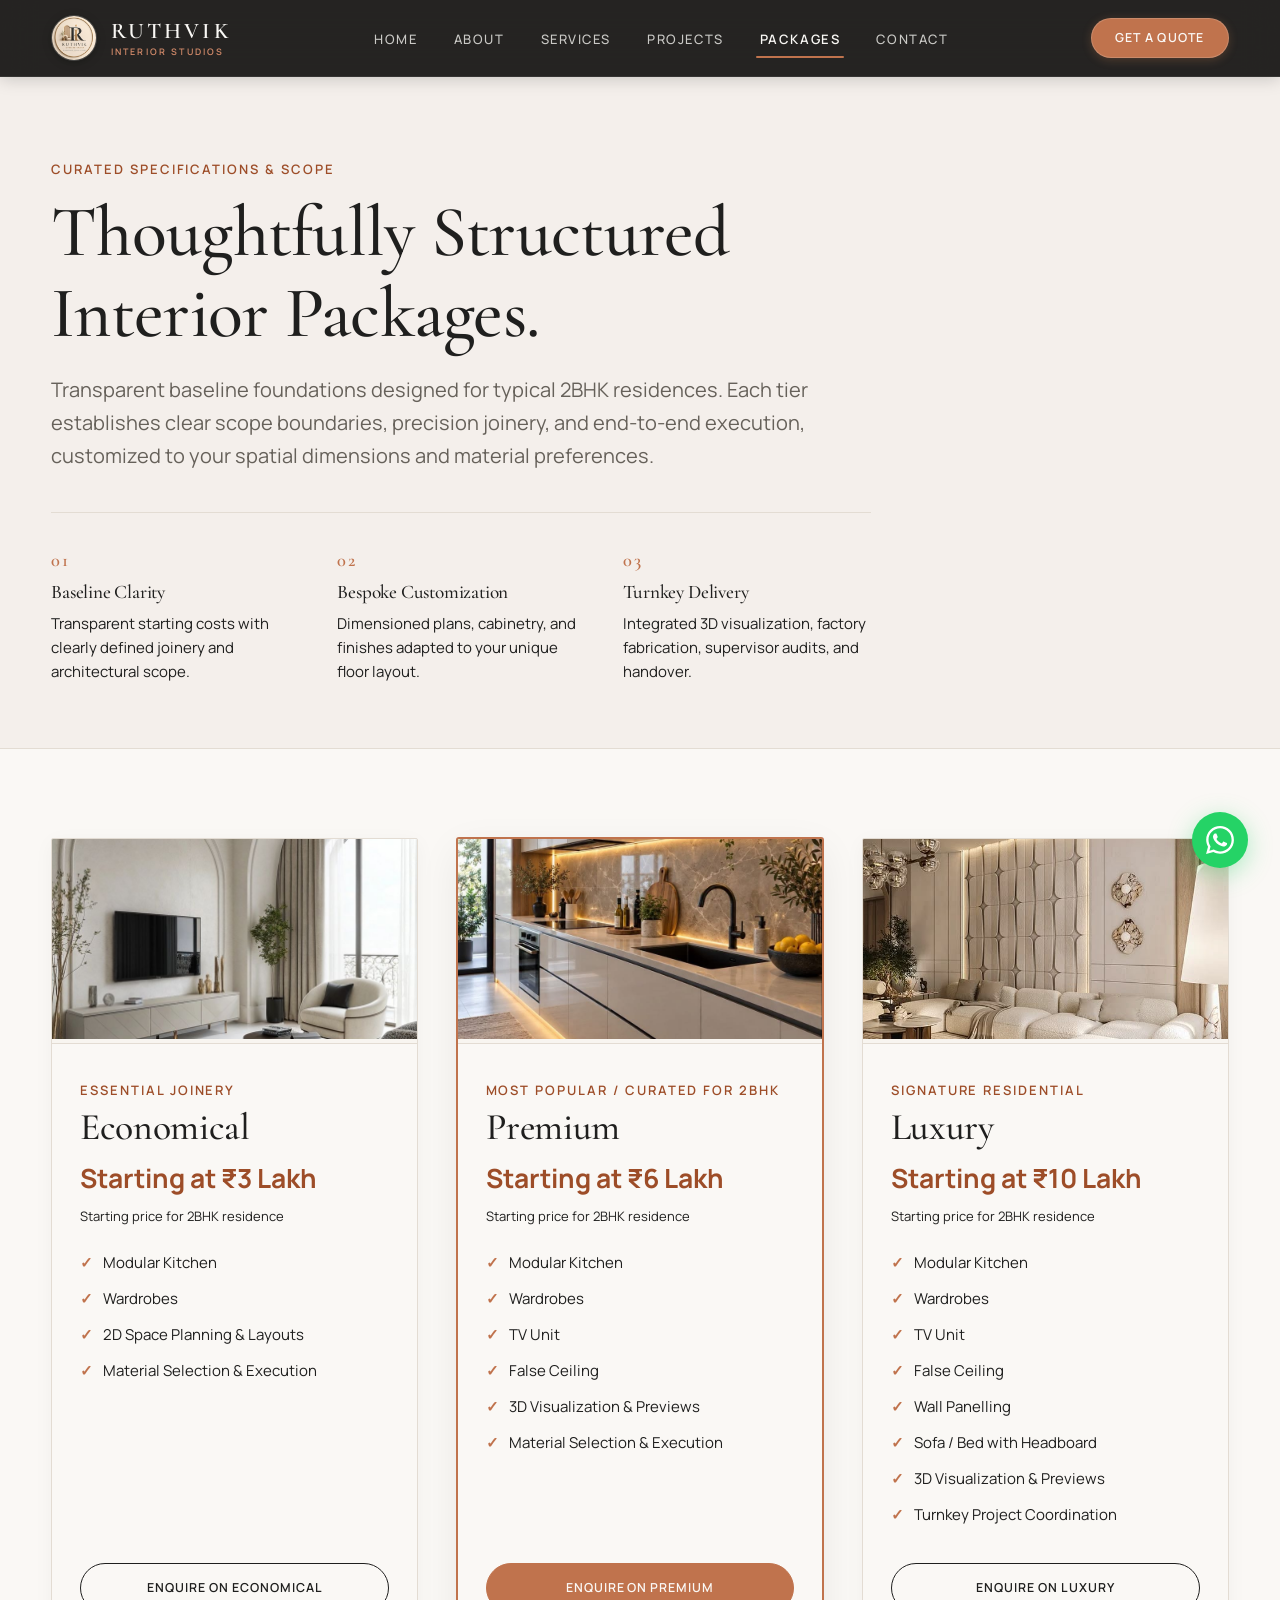
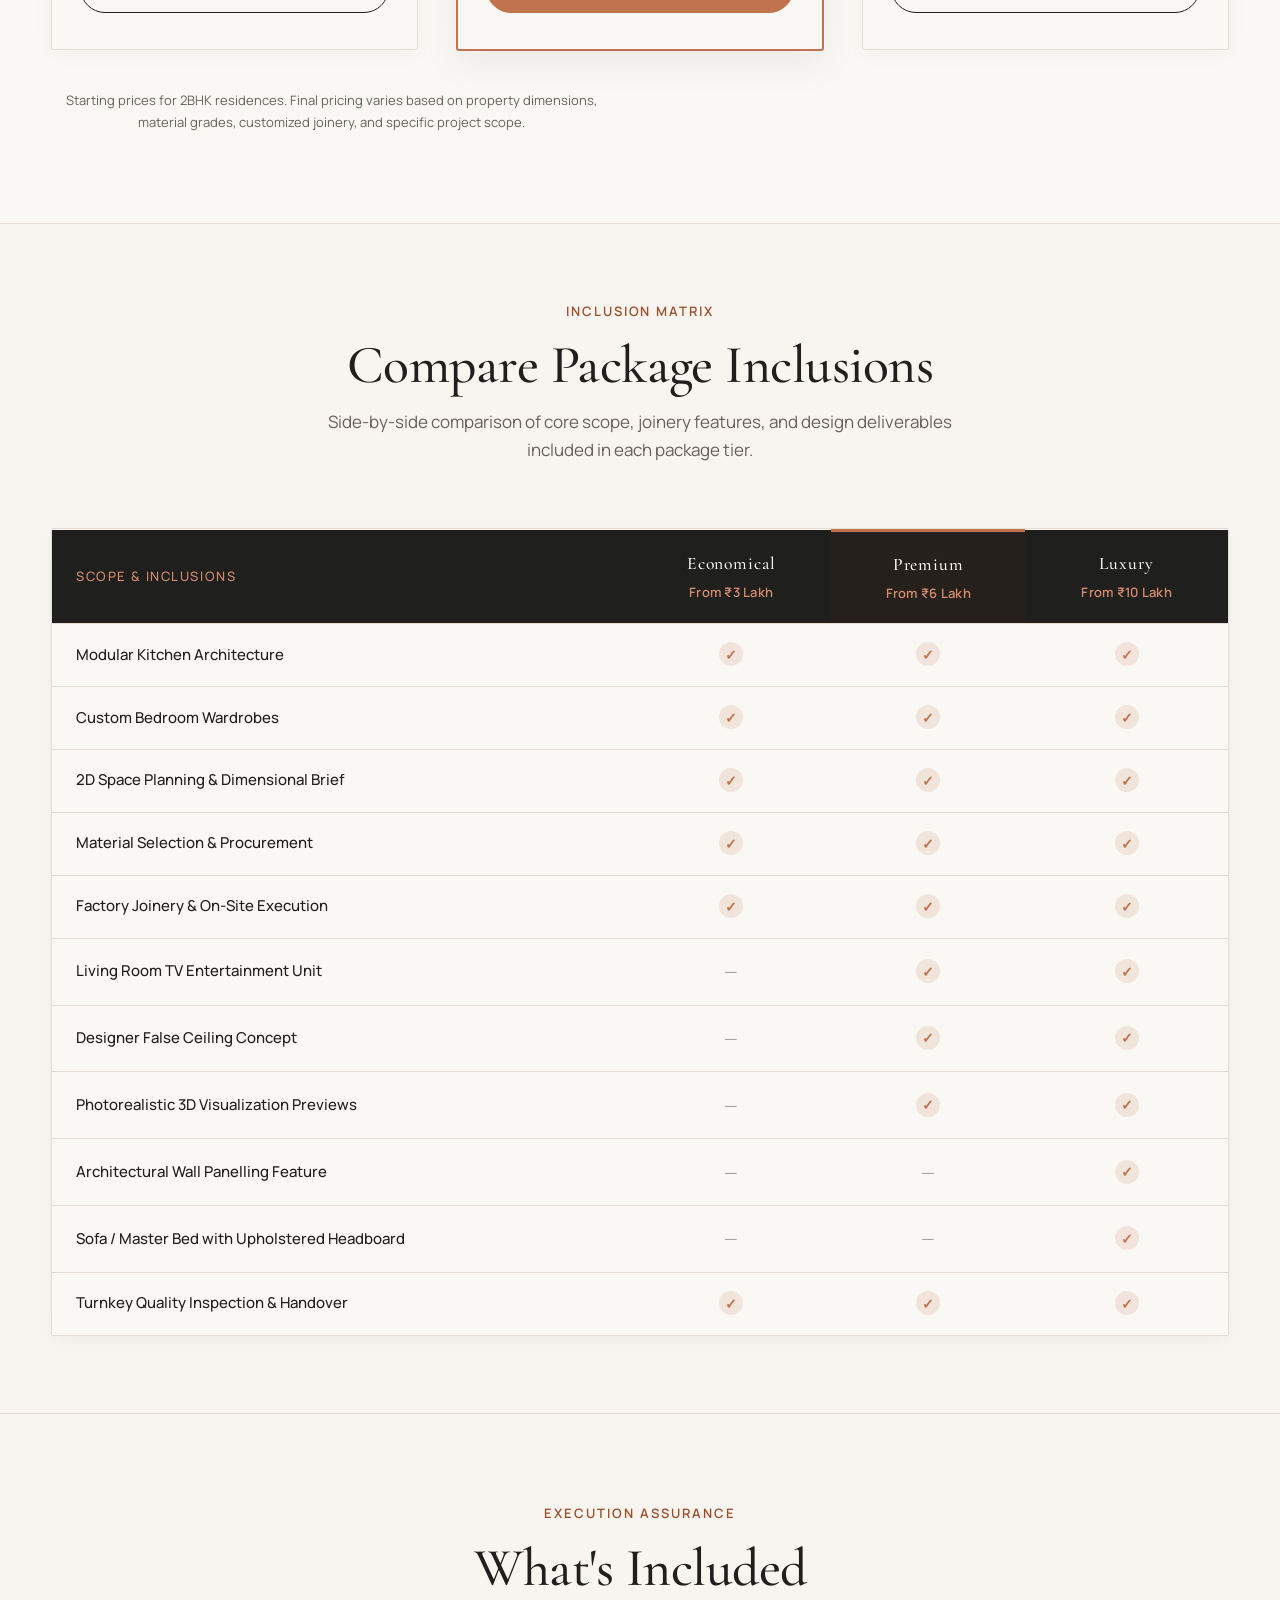
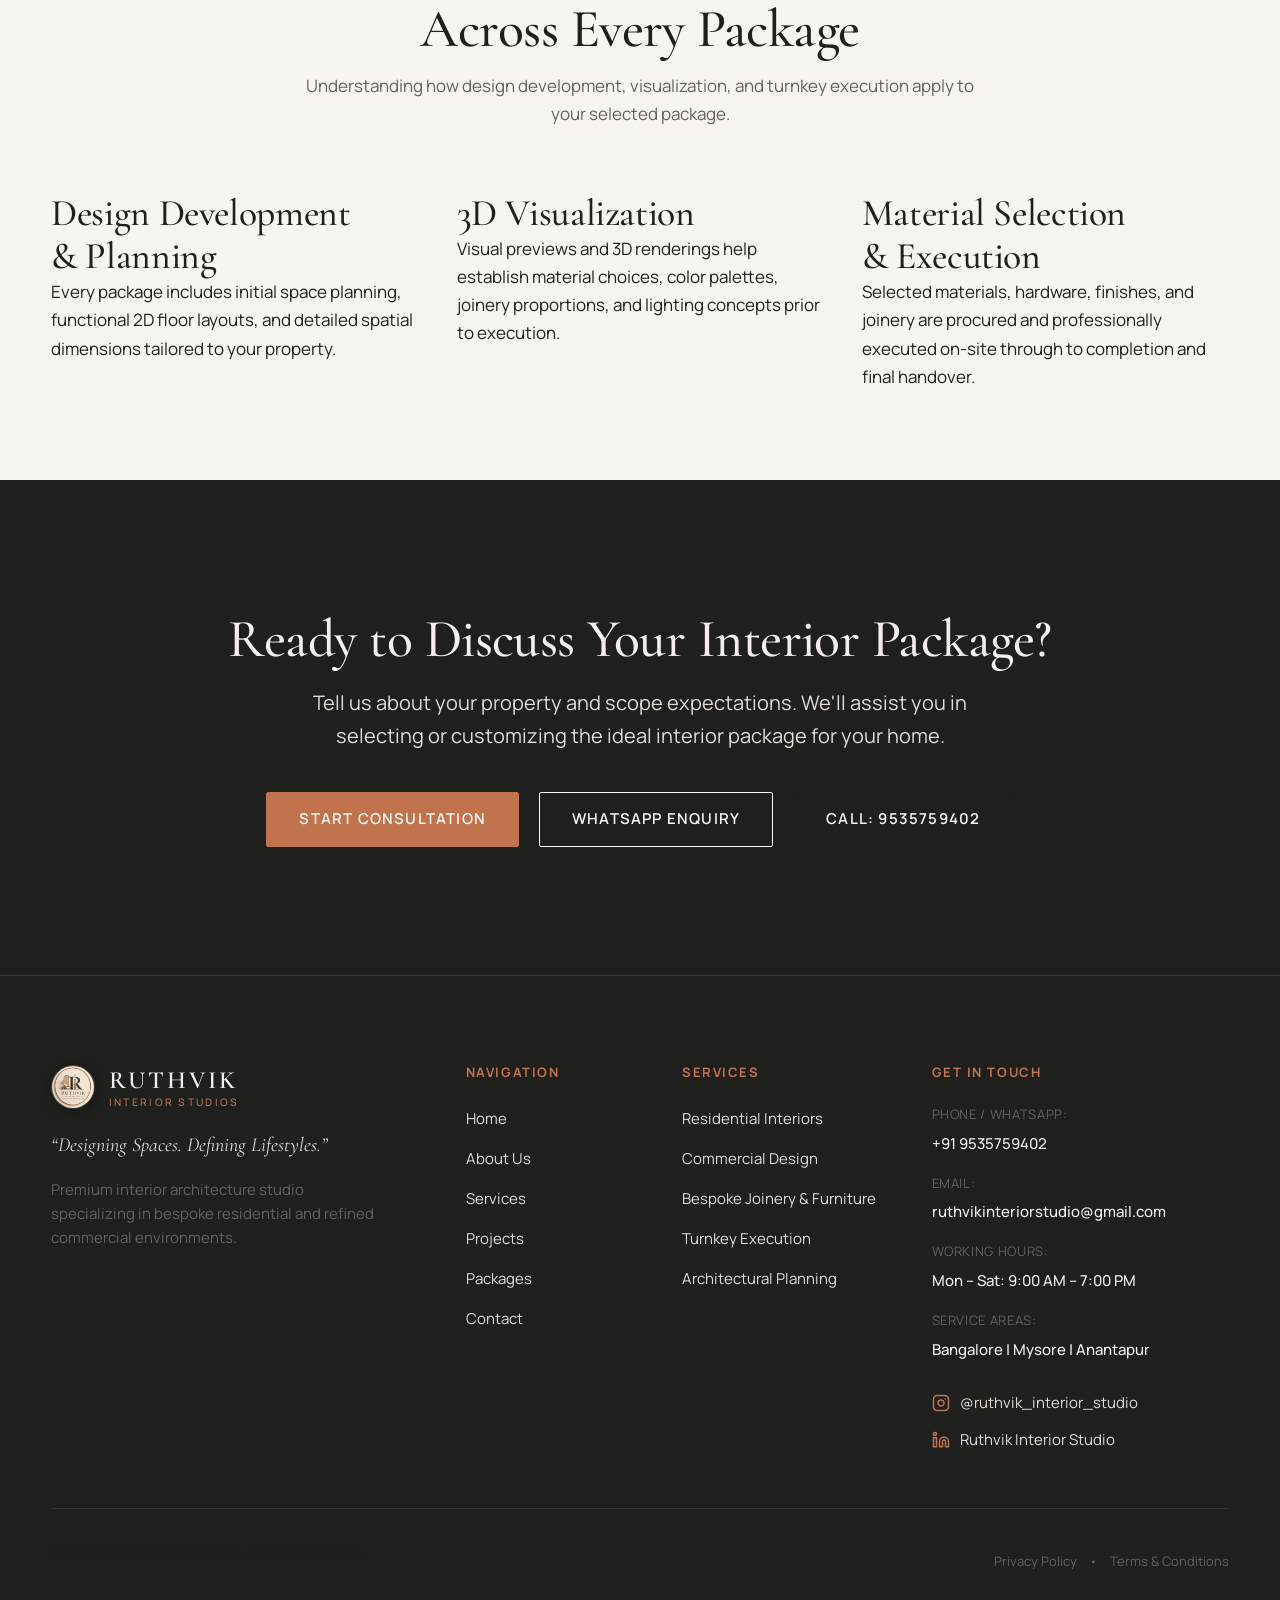
<file: ruthvik_interior/packages.html>
<!DOCTYPE html>
<html lang="en">
<head>
    <meta charset="UTF-8">
    <meta name="viewport" content="width=device-width, initial-scale=1.0">
    <title>Ruthvik Interior Studios | Interior Packages</title>
    <meta name="description" content="Transparent 2BHK interior design packages from Ruthvik Interior Studios starting at ₹3 Lakh, ₹6 Lakh, and ₹10 Lakh.">
    
    <!-- Open Graph Metadata -->
    <meta property="og:title" content="Ruthvik Interior Studios | Interior Packages">
    <meta property="og:description" content="Structured 2BHK interior packages designed as starting points for your interior journey.">
    <meta property="og:type" content="website">
    <meta property="og:image" content="assets/logo/logo_ruthvik.jpeg">
    <meta property="og:image:width" content="1254">
    <meta property="og:image:height" content="1254">

    <!-- Favicon -->
    <link rel="icon" type="image/jpeg" href="assets/logo/logo_ruthvik.jpeg">
    <link rel="apple-touch-icon" href="assets/logo/logo_ruthvik.jpeg">

    <!-- Google Fonts Preconnect & Font Loading -->
    <link rel="preconnect" href="https://fonts.googleapis.com">
    <link rel="preconnect" href="https://fonts.gstatic.com" crossorigin>
    <link href="https://fonts.googleapis.com/css2?family=Cormorant+Garamond:ital,wght@0,400;0,500;0,600;0,700;1,400;1,600&family=Manrope:wght@400;500;600;700&display=swap" rel="stylesheet">

    <!-- Stylesheets -->
    <link rel="stylesheet" href="css/global.css">
    <link rel="stylesheet" href="css/components.css">
    <link rel="stylesheet" href="css/responsive.css">
</head>
<body>
    <!-- Accessibility Skip Link -->
    <a href="#main-content" class="skip-link">Skip to main content</a>

    <!-- Header Navigation -->
    <header class="site-header" id="site-header">
        <div class="container header-container">
            <a href="index.html" class="brand-logo" aria-label="Ruthvik Interior Studios Home">
                <img src="assets/logo/logo_ruthvik.jpeg" alt="Ruthvik Interior Studios" class="brand-logo-img" width="46" height="46">
                <span class="brand-text">
                    <span class="brand-name">RUTHVIK</span>
                    <span class="brand-tagline">INTERIOR STUDIOS</span>
                </span>
            </a>

            <!-- Desktop Navigation -->
            <nav class="desktop-nav" aria-label="Main Navigation">
                <ul class="nav-list">
                    <li><a href="index.html" class="nav-link">Home</a></li>
                    <li><a href="about.html" class="nav-link">About</a></li>
                    <li><a href="services.html" class="nav-link">Services</a></li>
                    <li><a href="projects.html" class="nav-link">Projects</a></li>
                    <li><a href="packages.html" class="nav-link active" aria-current="page">Packages</a></li>
                    <li><a href="contact.html" class="nav-link">Contact</a></li>
                </ul>
            </nav>

            <div class="header-actions">
                <a href="https://wa.me/919535759402?text=Hi%20Ruthvik%20Interior%20Studios%2C%20I%20would%20like%20to%20get%20a%20quote%20for%20my%20project." class="btn btn-primary btn-sm header-cta" target="_blank" rel="noopener noreferrer">Get a Quote</a>
                <button class="mobile-nav-toggle" id="mobile-nav-toggle" aria-expanded="false" aria-controls="mobile-nav-drawer" aria-label="Toggle navigation menu">
                    <span class="hamburger-line"></span>
                    <span class="hamburger-line"></span>
                    <span class="hamburger-line"></span>
                </button>
            </div>
        </div>

        <!-- Mobile Navigation Drawer -->
        <div class="mobile-nav-drawer" id="mobile-nav-drawer" aria-hidden="true">
            <div class="mobile-drawer-overlay" id="mobile-drawer-overlay"></div>
            <div class="mobile-drawer-content">
                <div class="mobile-drawer-header">
                    <a href="index.html" class="brand-logo" aria-label="Ruthvik Interior Studios Home">
                        <img src="assets/logo/logo_ruthvik.jpeg" alt="Ruthvik Interior Studios" class="brand-logo-img" width="40" height="40">
                        <span class="brand-text">
                            <span class="brand-name">RUTHVIK</span>
                            <span class="brand-tagline">INTERIOR STUDIOS</span>
                        </span>
                    </a>
                    <button class="mobile-drawer-close" id="mobile-drawer-close" aria-label="Close menu">
                        <svg width="24" height="24" viewBox="0 0 24 24" fill="none" stroke="currentColor" stroke-width="2" stroke-linecap="round" stroke-linejoin="round"><line x1="18" y1="6" x2="6" y2="18"></line><line x1="6" y1="6" x2="18" y2="18"></line></svg>
                    </button>
                </div>
                <nav class="mobile-nav" aria-label="Mobile Navigation">
                    <ul class="mobile-nav-list">
                        <li><a href="index.html" class="mobile-nav-link">Home</a></li>
                        <li><a href="about.html" class="mobile-nav-link">About</a></li>
                        <li><a href="services.html" class="mobile-nav-link">Services</a></li>
                        <li><a href="projects.html" class="mobile-nav-link">Projects</a></li>
                        <li><a href="packages.html" class="mobile-nav-link active" aria-current="page">Packages</a></li>
                        <li><a href="contact.html" class="mobile-nav-link">Contact</a></li>
                    </ul>
                </nav>
                <div class="mobile-drawer-actions">
                    <a href="https://wa.me/919535759402?text=Hi%20Ruthvik%20Interior%20Studios%2C%20I%20would%20like%20to%20get%20a%20quote%20for%20my%20project." class="btn btn-primary btn-full" target="_blank" rel="noopener noreferrer">Get a Quote</a>
                    <a href="tel:+919535759402" class="btn btn-outline btn-full">Call Us: 9535759402</a>
                </div>
            </div>
        </div>
    </header>

    <!-- Main Content Area -->
    <main id="main-content">

        <!-- Page Hero (Editorial Presentation) -->
        <section class="page-hero" aria-label="Packages Overview">
            <div class="container">
                <div class="page-hero-content">
                    <span class="eyebrow">CURATED SPECIFICATIONS &amp; SCOPE</span>
                    <h1 class="page-hero-title">Thoughtfully Structured Interior Packages.</h1>
                    <p class="page-hero-description">
                        Transparent baseline foundations designed for typical 2BHK residences. Each tier establishes clear scope boundaries, precision joinery, and end-to-end execution, customized to your spatial dimensions and material preferences.
                    </p>
                    
                    <div class="package-pillars-grid">
                        <div class="package-pillar-item">
                            <span class="package-pillar-num">01</span>
                            <h2 class="package-pillar-title">Baseline Clarity</h2>
                            <p class="package-pillar-desc">Transparent starting costs with clearly defined joinery and architectural scope.</p>
                        </div>
                        <div class="package-pillar-item">
                            <span class="package-pillar-num">02</span>
                            <h2 class="package-pillar-title">Bespoke Customization</h2>
                            <p class="package-pillar-desc">Dimensioned plans, cabinetry, and finishes adapted to your unique floor layout.</p>
                        </div>
                        <div class="package-pillar-item">
                            <span class="package-pillar-num">03</span>
                            <h2 class="package-pillar-title">Turnkey Delivery</h2>
                            <p class="package-pillar-desc">Integrated 3D visualization, factory fabrication, supervisor audits, and handover.</p>
                        </div>
                    </div>
                </div>
            </div>
        </section>

        <!-- Packages Tiers Section -->
        <section class="section bg-warm-white" aria-label="Package Tiers">
            <div class="container">
                <div class="packages-grid">
                    
                    <!-- Package 1: Economical -->
                    <article class="package-card package-card--img">
                        <div class="package-card-img">
                            <img src="assets/new_images/package_basic.jpeg" alt="Economical 2BHK Interior Package — Modular Kitchen and Wardrobe Design" loading="eager" width="600" height="338">
                        </div>
                        <div class="package-card-body">
                            <span class="eyebrow" style="margin-bottom: 0.25rem;">ESSENTIAL JOINERY</span>
                            <h2 class="package-tier">Economical</h2>
                            <p class="package-price">Starting at ₹3 Lakh</p>
                            <p class="package-price-sub">Starting price for 2BHK residence</p>
                            <ul class="package-features">
                                <li>Modular Kitchen</li>
                                <li>Wardrobes</li>
                                <li>2D Space Planning &amp; Layouts</li>
                                <li>Material Selection &amp; Execution</li>
                            </ul>
                            <a href="contact.html?package=Economical" class="btn btn-outline btn-full package-btn" style="margin-top: auto;">Enquire on Economical</a>
                        </div>
                    </article>

                    <!-- Package 2: Premium (Featured) -->
                    <article class="package-card package-card--img package-card--featured">
                        <div class="package-card-img">
                            <img src="assets/new_images/package_mid.jpeg" alt="Premium 2BHK Interior Package — Kitchen, Wardrobes, TV Unit and False Ceiling" loading="eager" width="600" height="338">
                        </div>
                        <div class="package-card-body">
                            <span class="eyebrow" style="margin-bottom: 0.25rem;">MOST POPULAR / CURATED FOR 2BHK</span>
                            <h2 class="package-tier">Premium</h2>
                            <p class="package-price">Starting at ₹6 Lakh</p>
                            <p class="package-price-sub">Starting price for 2BHK residence</p>
                            <ul class="package-features">
                                <li>Modular Kitchen</li>
                                <li>Wardrobes</li>
                                <li>TV Unit</li>
                                <li>False Ceiling</li>
                                <li>3D Visualization &amp; Previews</li>
                                <li>Material Selection &amp; Execution</li>
                            </ul>
                            <a href="contact.html?package=Premium" class="btn btn-primary btn-full package-btn" style="margin-top: auto;">Enquire on Premium</a>
                        </div>
                    </article>

                    <!-- Package 3: Luxury -->
                    <article class="package-card package-card--img">
                        <div class="package-card-img">
                            <img src="assets/new_images/package_luxury.jpeg" alt="Luxury 2BHK Interior Package — Complete Bespoke Joinery and Living Architecture" loading="eager" width="600" height="338">
                        </div>
                        <div class="package-card-body">
                            <span class="eyebrow" style="margin-bottom: 0.25rem;">SIGNATURE RESIDENTIAL</span>
                            <h2 class="package-tier">Luxury</h2>
                            <p class="package-price">Starting at ₹10 Lakh</p>
                            <p class="package-price-sub">Starting price for 2BHK residence</p>
                            <ul class="package-features">
                                <li>Modular Kitchen</li>
                                <li>Wardrobes</li>
                                <li>TV Unit</li>
                                <li>False Ceiling</li>
                                <li>Wall Panelling</li>
                                <li>Sofa / Bed with Headboard</li>
                                <li>3D Visualization &amp; Previews</li>
                                <li>Turnkey Project Coordination</li>
                            </ul>
                            <a href="contact.html?package=Luxury" class="btn btn-outline btn-full package-btn" style="margin-top: auto;">Enquire on Luxury</a>
                        </div>
                    </article>

                </div>

                <p class="packages-disclaimer">
                    Starting prices for 2BHK residences. Final pricing varies based on property dimensions, material grades, customized joinery, and specific project scope.
                </p>
            </div>
        </section>

        <!-- Package Inclusion Comparison Section -->
        <section class="package-comparison-section" aria-label="Package Comparison Matrix">
            <div class="container">
                <div class="section-header center">
                    <span class="eyebrow">INCLUSION MATRIX</span>
                    <h2 class="section-title">Compare Package Inclusions</h2>
                    <p class="section-subtitle">Side-by-side comparison of core scope, joinery features, and design deliverables included in each package tier.</p>
                </div>

                <div class="package-table-responsive">
                    <table class="package-comparison-table">
                        <caption>Detailed comparison of interior design package inclusions for Economical, Premium, and Luxury tiers</caption>
                        <thead>
                            <tr>
                                <th scope="col">Scope &amp; Inclusions</th>
                                <th scope="col">
                                    Economical
                                    <span class="package-table-price">From ₹3 Lakh</span>
                                </th>
                                <th scope="col" class="th--featured">
                                    Premium
                                    <span class="package-table-price">From ₹6 Lakh</span>
                                </th>
                                <th scope="col">
                                    Luxury
                                    <span class="package-table-price">From ₹10 Lakh</span>
                                </th>
                            </tr>
                        </thead>
                        <tbody>
                            <tr>
                                <th scope="row">Modular Kitchen Architecture</th>
                                <td><span class="package-check" aria-label="Included">✓</span></td>
                                <td><span class="package-check" aria-label="Included">✓</span></td>
                                <td><span class="package-check" aria-label="Included">✓</span></td>
                            </tr>
                            <tr>
                                <th scope="row">Custom Bedroom Wardrobes</th>
                                <td><span class="package-check" aria-label="Included">✓</span></td>
                                <td><span class="package-check" aria-label="Included">✓</span></td>
                                <td><span class="package-check" aria-label="Included">✓</span></td>
                            </tr>
                            <tr>
                                <th scope="row">2D Space Planning &amp; Dimensional Brief</th>
                                <td><span class="package-check" aria-label="Included">✓</span></td>
                                <td><span class="package-check" aria-label="Included">✓</span></td>
                                <td><span class="package-check" aria-label="Included">✓</span></td>
                            </tr>
                            <tr>
                                <th scope="row">Material Selection &amp; Procurement</th>
                                <td><span class="package-check" aria-label="Included">✓</span></td>
                                <td><span class="package-check" aria-label="Included">✓</span></td>
                                <td><span class="package-check" aria-label="Included">✓</span></td>
                            </tr>
                            <tr>
                                <th scope="row">Factory Joinery &amp; On-Site Execution</th>
                                <td><span class="package-check" aria-label="Included">✓</span></td>
                                <td><span class="package-check" aria-label="Included">✓</span></td>
                                <td><span class="package-check" aria-label="Included">✓</span></td>
                            </tr>
                            <tr>
                                <th scope="row">Living Room TV Entertainment Unit</th>
                                <td><span class="package-dash" aria-label="Not included">—</span></td>
                                <td><span class="package-check" aria-label="Included">✓</span></td>
                                <td><span class="package-check" aria-label="Included">✓</span></td>
                            </tr>
                            <tr>
                                <th scope="row">Designer False Ceiling Concept</th>
                                <td><span class="package-dash" aria-label="Not included">—</span></td>
                                <td><span class="package-check" aria-label="Included">✓</span></td>
                                <td><span class="package-check" aria-label="Included">✓</span></td>
                            </tr>
                            <tr>
                                <th scope="row">Photorealistic 3D Visualization Previews</th>
                                <td><span class="package-dash" aria-label="Not included">—</span></td>
                                <td><span class="package-check" aria-label="Included">✓</span></td>
                                <td><span class="package-check" aria-label="Included">✓</span></td>
                            </tr>
                            <tr>
                                <th scope="row">Architectural Wall Panelling Feature</th>
                                <td><span class="package-dash" aria-label="Not included">—</span></td>
                                <td><span class="package-dash" aria-label="Not included">—</span></td>
                                <td><span class="package-check" aria-label="Included">✓</span></td>
                            </tr>
                            <tr>
                                <th scope="row">Sofa / Master Bed with Upholstered Headboard</th>
                                <td><span class="package-dash" aria-label="Not included">—</span></td>
                                <td><span class="package-dash" aria-label="Not included">—</span></td>
                                <td><span class="package-check" aria-label="Included">✓</span></td>
                            </tr>
                            <tr>
                                <th scope="row">Turnkey Quality Inspection &amp; Handover</th>
                                <td><span class="package-check" aria-label="Included">✓</span></td>
                                <td><span class="package-check" aria-label="Included">✓</span></td>
                                <td><span class="package-check" aria-label="Included">✓</span></td>
                            </tr>
                        </tbody>
                    </table>
                </div>
            </div>
        </section>

        <!-- What's Included Section -->
        <section class="section bg-soft-canvas" aria-label="What is Included">
            <div class="container">
                <div class="section-header center">
                    <span class="eyebrow">EXECUTION ASSURANCE</span>
                    <h2 class="section-title">What's Included Across Every Package</h2>
                    <p class="section-subtitle">Understanding how design development, visualization, and turnkey execution apply to your selected package.</p>
                </div>
                <div class="whats-included-grid">
                    <div class="whats-included-card">
                        <h3>Design Development &amp; Planning</h3>
                        <p>Every package includes initial space planning, functional 2D floor layouts, and detailed spatial dimensions tailored to your property.</p>
                    </div>
                    <div class="whats-included-card">
                        <h3>3D Visualization</h3>
                        <p>Visual previews and 3D renderings help establish material choices, color palettes, joinery proportions, and lighting concepts prior to execution.</p>
                    </div>
                    <div class="whats-included-card">
                        <h3>Material Selection &amp; Execution</h3>
                        <p>Selected materials, hardware, finishes, and joinery are procured and professionally executed on-site through to completion and final handover.</p>
                    </div>
                </div>
            </div>
        </section>

        <!-- Final Consultation & Enquiry CTA Banner -->
        <section class="section final-cta-section" aria-label="Start Your Project">
            <div class="container">
                <h2>Ready to Discuss Your Interior Package?</h2>
                <p>Tell us about your property and scope expectations. We'll assist you in selecting or customizing the ideal interior package for your home.</p>
                <div class="final-cta-actions">
                    <a href="contact.html" class="btn btn-primary">Start Consultation</a>
                    <a href="https://wa.me/919535759402?text=Hi%20Ruthvik%20Interior%20Studios%2C%20I%20would%20like%20to%20discuss%20an%20interior%20package." class="btn btn-outline" style="border-color: var(--color-surface-warm); color: var(--color-surface-warm);" target="_blank" rel="noopener noreferrer">WhatsApp Enquiry</a>
                    <a href="tel:+919535759402" class="btn btn-secondary">Call: 9535759402</a>
                </div>
            </div>
        </section>

    </main>

    <!-- Site Footer -->
    <footer class="site-footer">
        <div class="container footer-container">
            <div class="footer-grid">
                <!-- Column 1: Brand Info -->
                <div class="footer-col footer-brand-col">
                    <a href="index.html" class="footer-brand-logo" aria-label="Ruthvik Interior Studios Home">
                        <img src="assets/logo/logo_ruthvik.jpeg" alt="Ruthvik Interior Studios" class="footer-logo-img" width="44" height="44">
                        <span class="brand-text">
                            <span class="brand-name">RUTHVIK</span>
                            <span class="brand-tagline">INTERIOR STUDIOS</span>
                        </span>
                    </a>
                    <p class="footer-tagline">“Designing Spaces. Defining Lifestyles.”</p>
                    <p class="footer-description">Premium interior architecture studio specializing in bespoke residential and refined commercial environments.</p>
                </div>

                <!-- Column 2: Quick Links -->
                <div class="footer-col">
                    <h3 class="footer-heading">Navigation</h3>
                    <ul class="footer-links">
                        <li><a href="index.html">Home</a></li>
                        <li><a href="about.html">About Us</a></li>
                        <li><a href="services.html">Services</a></li>
                        <li><a href="projects.html">Projects</a></li>
                        <li><a href="packages.html">Packages</a></li>
                        <li><a href="contact.html">Contact</a></li>
                    </ul>
                </div>

                <!-- Column 3: Services -->
                <div class="footer-col">
                    <h3 class="footer-heading">Services</h3>
                    <ul class="footer-links">
                        <li><a href="services.html">Residential Interiors</a></li>
                        <li><a href="services.html">Commercial Design</a></li>
                        <li><a href="services.html">Bespoke Joinery & Furniture</a></li>
                        <li><a href="services.html">Turnkey Execution</a></li>
                        <li><a href="services.html">Architectural Planning</a></li>
                    </ul>
                </div>

                <!-- Column 4: Contact & Social -->
                <div class="footer-col footer-contact-col">
                    <h3 class="footer-heading">Get in Touch</h3>
                    <ul class="footer-contact-list">
                        <li>
                            <span class="contact-label">Phone / WhatsApp:</span>
                            <a href="tel:+919535759402" class="contact-link">+91 9535759402</a>
                        </li>
                        <li>
                            <span class="contact-label">Email:</span>
                            <a href="mailto:ruthvikinteriorstudio@gmail.com" class="contact-link">ruthvikinteriorstudio@gmail.com</a>
                        </li>
                        <li>
                            <span class="contact-label">Working Hours:</span>
                            <span class="contact-text">Mon – Sat: 9:00 AM – 7:00 PM</span>
                        </li>
                        <li>
                            <span class="contact-label">Service Areas:</span>
                            <span class="contact-text">Bangalore | Mysore | Anantapur</span>
                        </li>
                    </ul>
                    <div class="footer-social">
                        <a href="https://www.instagram.com/ruthvik_interior_studio/" target="_blank" rel="noopener noreferrer" class="social-link" aria-label="Instagram @ruthvik_interior_studio">
                            <svg width="18" height="18" viewBox="0 0 24 24" fill="none" stroke="currentColor" stroke-width="2" stroke-linecap="round" stroke-linejoin="round"><rect x="2" y="2" width="20" height="20" rx="5" ry="5"></rect><path d="M16 11.37A4 4 0 1 1 12.63 8 4 4 0 0 1 16 11.37z"></path><line x1="17.5" y1="6.5" x2="17.51" y2="6.5"></line></svg>
                            <span>@ruthvik_interior_studio</span>
                        </a>
                        <a href="https://www.linkedin.com/company/ruthvik-interior-studio" target="_blank" rel="noopener noreferrer" class="social-link" aria-label="LinkedIn Ruthvik Interior Studio">
                            <svg width="18" height="18" viewBox="0 0 24 24" fill="none" stroke="currentColor" stroke-width="2" stroke-linecap="round" stroke-linejoin="round"><path d="M16 8a6 6 0 0 1 6 6v7h-4v-7a2 2 0 0 0-2-2 2 2 0 0 0-2 2v7h-4v-7a6 6 0 0 1 6-6z"></path><rect x="2" y="9" width="4" height="12"></rect><circle cx="4" cy="4" r="2"></circle></svg>
                            <span>Ruthvik Interior Studio</span>
                        </a>
                    </div>
                </div>
            </div>

            <!-- Footer Bottom -->
            <div class="footer-bottom">
                <p class="copyright">&copy; 2026 Ruthvik Interior Studios. All rights reserved.</p>
                <div class="footer-bottom-links">
                    <a href="privacy-policy.html">Privacy Policy</a>
                    <span class="divider">•</span>
                    <a href="terms.html">Terms & Conditions</a>
                </div>
            </div>
        </div>
    </footer>

    <!-- Floating WhatsApp Contact Button -->
    <a href="https://wa.me/919535759402?text=Hi%20Ruthvik%20Interior%20Studios%2C%20I%20would%20like%20to%20enquire%20about%20your%20interior%20design%20services." 
       class="floating-whatsapp" 
       target="_blank" 
       rel="noopener noreferrer" 
       aria-label="Chat with Ruthvik Interior Studios on WhatsApp">
        <svg width="28" height="28" viewBox="0 0 24 24" fill="currentColor">
            <path d="M.057 24l1.687-6.163c-1.041-1.804-1.588-3.849-1.587-5.946.003-6.556 5.338-11.891 11.893-11.891 3.181.001 6.167 1.24 8.413 3.488 2.245 2.248 3.481 5.236 3.48 8.414-.003 6.557-5.338 11.892-11.893 11.892-1.99-.001-3.951-.5-5.688-1.448l-6.305 1.654zm6.597-3.807c1.676.995 3.276 1.591 5.392 1.592 5.448 0 9.886-4.434 9.889-9.885.002-5.462-4.415-9.89-9.881-9.892-5.452 0-9.887 4.434-9.889 9.884-.001 2.225.651 3.891 1.746 5.634l-.999 3.648 3.742-.981zm11.387-5.464c-.074-.124-.272-.198-.57-.347-.297-.149-1.758-.868-2.031-.967-.272-.099-.47-.149-.669.149-.198.297-.768.967-.941 1.165-.173.198-.347.223-.644.074-.297-.149-1.255-.462-2.39-1.475-.883-.788-1.48-1.761-1.653-2.059-.173-.297-.018-.458.13-.606.134-.133.297-.347.446-.521.151-.172.2-.296.3-.495.099-.198.05-.372-.025-.521-.075-.148-.669-1.611-.916-2.206-.242-.579-.487-.501-.669-.51l-.57-.01c-.198 0-.52.074-.792.372s-1.04 1.016-1.04 2.479 1.065 2.876 1.213 3.074c.149.198 2.095 3.2 5.076 4.487.709.306 1.263.489 1.694.626.712.226 1.36.194 1.872.118.572-.085 1.758-.719 2.006-1.413.248-.695.248-1.29.173-1.414z"/>
        </svg>
    </a>

    <!-- Scripts -->
    <script src="js/navigation.js" defer></script>
    <script src="js/animations.js" defer></script>
</body>
</html>
</file>
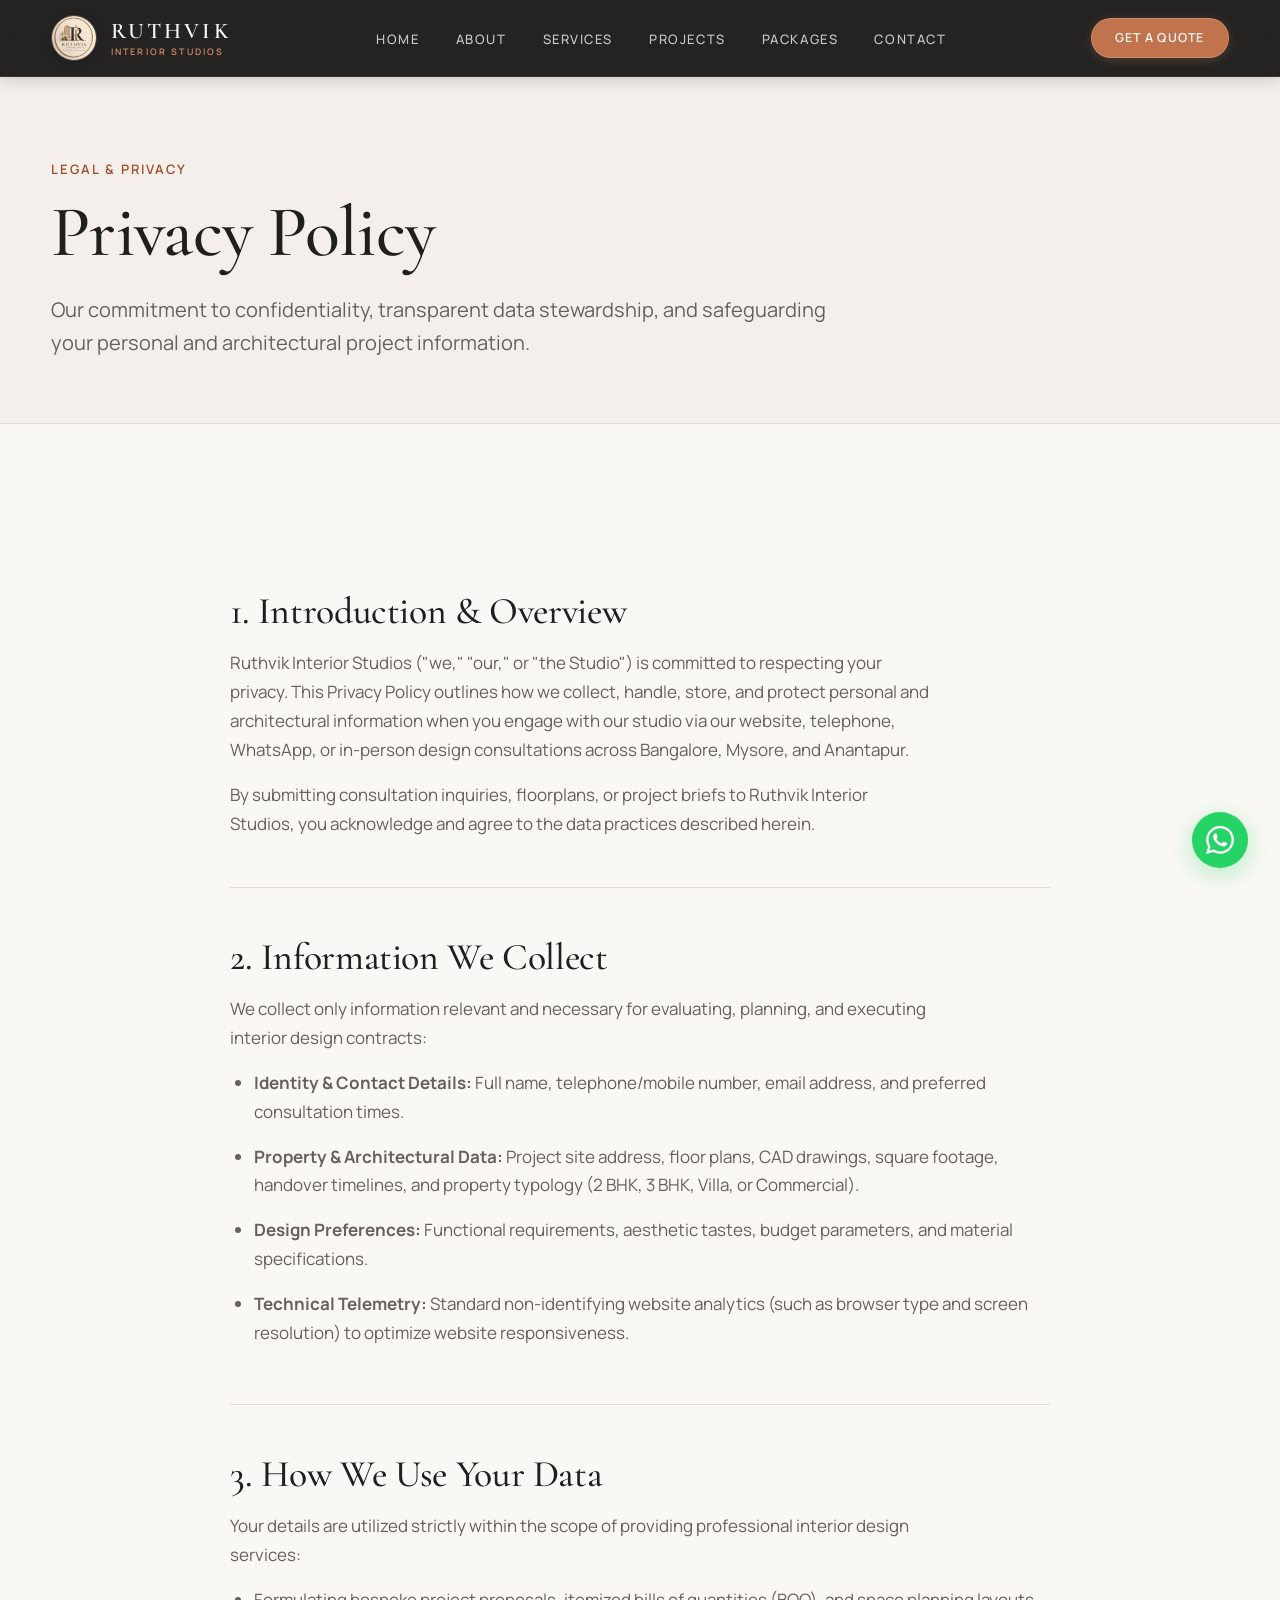
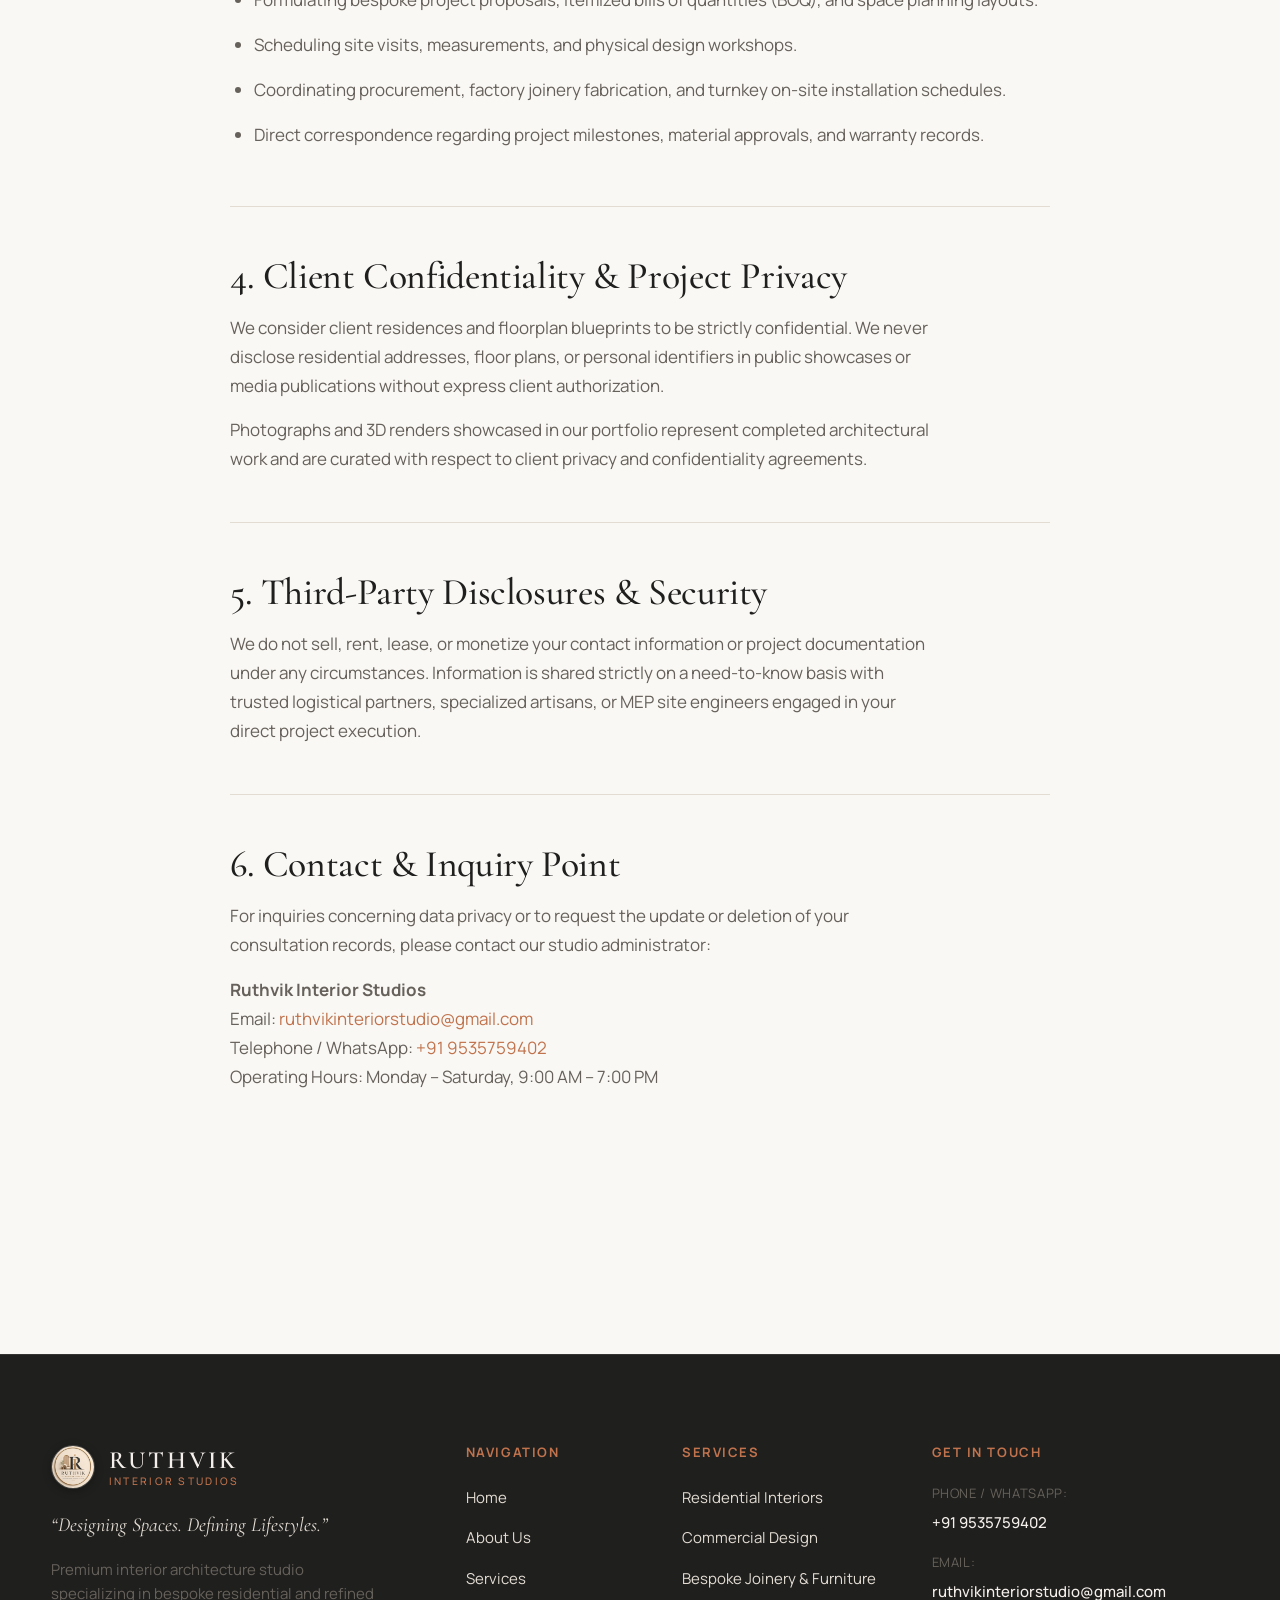
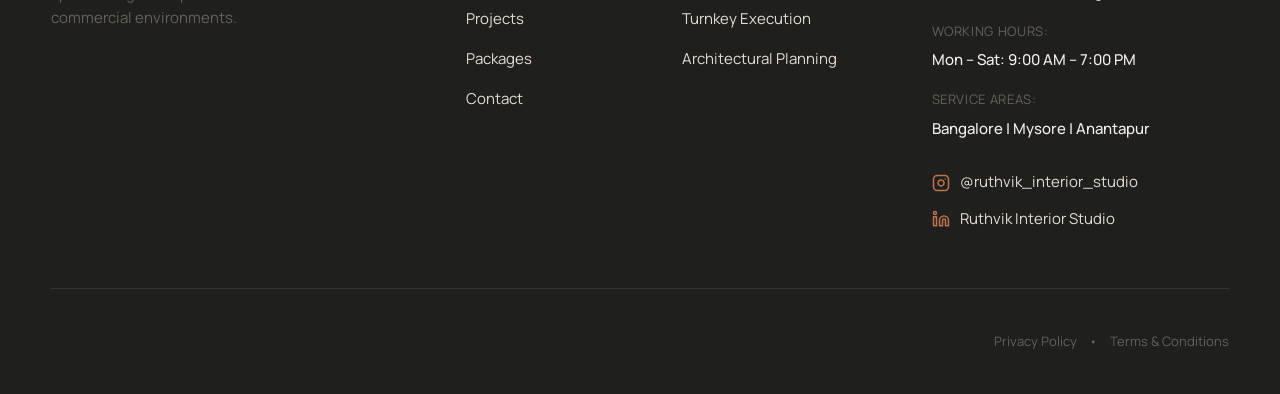
<file: ruthvik_interior/privacy-policy.html>
<!DOCTYPE html>
<html lang="en">
<head>
    <meta charset="UTF-8">
    <meta name="viewport" content="width=device-width, initial-scale=1.0">
    <title>Privacy Policy | Ruthvik Interior Studios</title>
    <meta name="description" content="Privacy Policy for Ruthvik Interior Studios.">
    
    <!-- Open Graph Metadata -->
    <meta property="og:title" content="Privacy Policy | Ruthvik Interior Studios">
    <meta property="og:description" content="Privacy Policy for Ruthvik Interior Studios.">
    <meta property="og:type" content="website">
    <meta property="og:image" content="assets/logo/logo_ruthvik.jpeg">
    <meta property="og:image:width" content="1254">
    <meta property="og:image:height" content="1254">

    <!-- Favicon -->
    <link rel="icon" type="image/jpeg" href="assets/logo/logo_ruthvik.jpeg">
    <link rel="apple-touch-icon" href="assets/logo/logo_ruthvik.jpeg">

    <!-- Google Fonts Preconnect & Font Loading -->
    <link rel="preconnect" href="https://fonts.googleapis.com">
    <link rel="preconnect" href="https://fonts.gstatic.com" crossorigin>
    <link href="https://fonts.googleapis.com/css2?family=Cormorant+Garamond:ital,wght@0,400;0,500;0,600;0,700;1,400;1,600&family=Manrope:wght@400;500;600;700&display=swap" rel="stylesheet">

    <!-- Stylesheets -->
    <link rel="stylesheet" href="css/global.css">
    <link rel="stylesheet" href="css/components.css">
    <link rel="stylesheet" href="css/responsive.css">
</head>
<body>
    <!-- Accessibility Skip Link -->
    <a href="#main-content" class="skip-link">Skip to main content</a>

    <!-- Header Navigation -->
    <header class="site-header" id="site-header">
        <div class="container header-container">
            <a href="index.html" class="brand-logo" aria-label="Ruthvik Interior Studios Home">
                <img src="assets/logo/logo_ruthvik.jpeg" alt="Ruthvik Interior Studios" class="brand-logo-img" width="46" height="46">
                <span class="brand-text">
                    <span class="brand-name">RUTHVIK</span>
                    <span class="brand-tagline">INTERIOR STUDIOS</span>
                </span>
            </a>

            <!-- Desktop Navigation -->
            <nav class="desktop-nav" aria-label="Main Navigation">
                <ul class="nav-list">
                    <li><a href="index.html" class="nav-link">Home</a></li>
                    <li><a href="about.html" class="nav-link">About</a></li>
                    <li><a href="services.html" class="nav-link">Services</a></li>
                    <li><a href="projects.html" class="nav-link">Projects</a></li>
                    <li><a href="packages.html" class="nav-link">Packages</a></li>
                    <li><a href="contact.html" class="nav-link">Contact</a></li>
                </ul>
            </nav>

            <div class="header-actions">
                <a href="https://wa.me/919535759402?text=Hi%20Ruthvik%20Interior%20Studios%2C%20I%20would%20like%20to%20get%20a%20quote%20for%20my%20project." class="btn btn-primary btn-sm header-cta" target="_blank" rel="noopener noreferrer">Get a Quote</a>
                <button class="mobile-nav-toggle" id="mobile-nav-toggle" aria-expanded="false" aria-controls="mobile-nav-drawer" aria-label="Toggle navigation menu">
                    <span class="hamburger-line"></span>
                    <span class="hamburger-line"></span>
                    <span class="hamburger-line"></span>
                </button>
            </div>
        </div>

        <!-- Mobile Navigation Drawer -->
        <div class="mobile-nav-drawer" id="mobile-nav-drawer" aria-hidden="true">
            <div class="mobile-drawer-overlay" id="mobile-drawer-overlay"></div>
            <div class="mobile-drawer-content">
                <div class="mobile-drawer-header">
                    <a href="index.html" class="brand-logo" aria-label="Ruthvik Interior Studios Home">
                        <img src="assets/logo/logo_ruthvik.jpeg" alt="Ruthvik Interior Studios" class="brand-logo-img" width="40" height="40">
                        <span class="brand-text">
                            <span class="brand-name">RUTHVIK</span>
                            <span class="brand-tagline">INTERIOR STUDIOS</span>
                        </span>
                    </a>
                    <button class="mobile-drawer-close" id="mobile-drawer-close" aria-label="Close menu">
                        <svg width="24" height="24" viewBox="0 0 24 24" fill="none" stroke="currentColor" stroke-width="2" stroke-linecap="round" stroke-linejoin="round"><line x1="18" y1="6" x2="6" y2="18"></line><line x1="6" y1="6" x2="18" y2="18"></line></svg>
                    </button>
                </div>
                <nav class="mobile-nav" aria-label="Mobile Navigation">
                    <ul class="mobile-nav-list">
                        <li><a href="index.html" class="mobile-nav-link">Home</a></li>
                        <li><a href="about.html" class="mobile-nav-link">About</a></li>
                        <li><a href="services.html" class="mobile-nav-link">Services</a></li>
                        <li><a href="projects.html" class="mobile-nav-link">Projects</a></li>
                        <li><a href="packages.html" class="mobile-nav-link">Packages</a></li>
                        <li><a href="contact.html" class="mobile-nav-link">Contact</a></li>
                    </ul>
                </nav>
                <div class="mobile-drawer-actions">
                    <a href="https://wa.me/919535759402?text=Hi%20Ruthvik%20Interior%20Studios%2C%20I%20would%20like%20to%20get%20a%20quote%20for%20my%20project." class="btn btn-primary btn-full" target="_blank" rel="noopener noreferrer">Get a Quote</a>
                    <a href="tel:+919535759402" class="btn btn-outline btn-full">Call Us: 9535759402</a>
                </div>
            </div>
        </div>
    </header>

    <!-- Main Content Area -->
    <main id="main-content">
        <!-- Page Hero -->
        <section class="page-hero" aria-label="Privacy Policy Overview">
            <div class="container">
                <div class="page-hero-content">
                    <span class="eyebrow">LEGAL & PRIVACY</span>
                    <h1 class="page-hero-title">Privacy Policy</h1>
                    <p class="page-hero-description">
                        Our commitment to confidentiality, transparent data stewardship, and safeguarding your personal and architectural project information.
                    </p>
                </div>
            </div>
        </section>

        <!-- Legal Content Section -->
        <section class="section bg-warm-white" aria-label="Privacy Policy Details">
            <div class="container">
                <div class="legal-content">
                    <article class="legal-section">
                        <h2>1. Introduction & Overview</h2>
                        <p>
                            Ruthvik Interior Studios ("we," "our," or "the Studio") is committed to respecting your privacy. This Privacy Policy outlines how we collect, handle, store, and protect personal and architectural information when you engage with our studio via our website, telephone, WhatsApp, or in-person design consultations across Bangalore, Mysore, and Anantapur.
                        </p>
                        <p>
                            By submitting consultation inquiries, floorplans, or project briefs to Ruthvik Interior Studios, you acknowledge and agree to the data practices described herein.
                        </p>
                    </article>

                    <article class="legal-section">
                        <h2>2. Information We Collect</h2>
                        <p>We collect only information relevant and necessary for evaluating, planning, and executing interior design contracts:</p>
                        <ul>
                            <li><strong>Identity & Contact Details:</strong> Full name, telephone/mobile number, email address, and preferred consultation times.</li>
                            <li><strong>Property & Architectural Data:</strong> Project site address, floor plans, CAD drawings, square footage, handover timelines, and property typology (2 BHK, 3 BHK, Villa, or Commercial).</li>
                            <li><strong>Design Preferences:</strong> Functional requirements, aesthetic tastes, budget parameters, and material specifications.</li>
                            <li><strong>Technical Telemetry:</strong> Standard non-identifying website analytics (such as browser type and screen resolution) to optimize website responsiveness.</li>
                        </ul>
                    </article>

                    <article class="legal-section">
                        <h2>3. How We Use Your Data</h2>
                        <p>Your details are utilized strictly within the scope of providing professional interior design services:</p>
                        <ul>
                            <li>Formulating bespoke project proposals, itemized bills of quantities (BOQ), and space planning layouts.</li>
                            <li>Scheduling site visits, measurements, and physical design workshops.</li>
                            <li>Coordinating procurement, factory joinery fabrication, and turnkey on-site installation schedules.</li>
                            <li>Direct correspondence regarding project milestones, material approvals, and warranty records.</li>
                        </ul>
                    </article>

                    <article class="legal-section">
                        <h2>4. Client Confidentiality & Project Privacy</h2>
                        <p>
                            We consider client residences and floorplan blueprints to be strictly confidential. We never disclose residential addresses, floor plans, or personal identifiers in public showcases or media publications without express client authorization.
                        </p>
                        <p>
                            Photographs and 3D renders showcased in our portfolio represent completed architectural work and are curated with respect to client privacy and confidentiality agreements.
                        </p>
                    </article>

                    <article class="legal-section">
                        <h2>5. Third-Party Disclosures & Security</h2>
                        <p>
                            We do not sell, rent, lease, or monetize your contact information or project documentation under any circumstances. Information is shared strictly on a need-to-know basis with trusted logistical partners, specialized artisans, or MEP site engineers engaged in your direct project execution.
                        </p>
                    </article>

                    <article class="legal-section">
                        <h2>6. Contact & Inquiry Point</h2>
                        <p>
                            For inquiries concerning data privacy or to request the update or deletion of your consultation records, please contact our studio administrator:
                        </p>
                        <p>
                            <strong>Ruthvik Interior Studios</strong><br>
                            Email: <a href="mailto:ruthvikinteriorstudio@gmail.com" style="color: var(--color-cta-primary);">ruthvikinteriorstudio@gmail.com</a><br>
                            Telephone / WhatsApp: <a href="tel:+919535759402" style="color: var(--color-cta-primary);">+91 9535759402</a><br>
                            Operating Hours: Monday – Saturday, 9:00 AM – 7:00 PM
                        </p>
                    </article>
                </div>
            </div>
        </section>
    </main>

    <!-- Site Footer -->
    <footer class="site-footer">
        <div class="container footer-container">
            <div class="footer-grid">
                <!-- Column 1: Brand Info -->
                <div class="footer-col footer-brand-col">
                    <a href="index.html" class="footer-brand-logo" aria-label="Ruthvik Interior Studios Home">
                        <img src="assets/logo/logo_ruthvik.jpeg" alt="Ruthvik Interior Studios" class="footer-logo-img" width="44" height="44">
                        <span class="brand-text">
                            <span class="brand-name">RUTHVIK</span>
                            <span class="brand-tagline">INTERIOR STUDIOS</span>
                        </span>
                    </a>
                    <p class="footer-tagline">“Designing Spaces. Defining Lifestyles.”</p>
                    <p class="footer-description">Premium interior architecture studio specializing in bespoke residential and refined commercial environments.</p>
                </div>

                <!-- Column 2: Quick Links -->
                <div class="footer-col">
                    <h3 class="footer-heading">Navigation</h3>
                    <ul class="footer-links">
                        <li><a href="index.html">Home</a></li>
                        <li><a href="about.html">About Us</a></li>
                        <li><a href="services.html">Services</a></li>
                        <li><a href="projects.html">Projects</a></li>
                        <li><a href="packages.html">Packages</a></li>
                        <li><a href="contact.html">Contact</a></li>
                    </ul>
                </div>

                <!-- Column 3: Services -->
                <div class="footer-col">
                    <h3 class="footer-heading">Services</h3>
                    <ul class="footer-links">
                        <li><a href="services.html">Residential Interiors</a></li>
                        <li><a href="services.html">Commercial Design</a></li>
                        <li><a href="services.html">Bespoke Joinery & Furniture</a></li>
                        <li><a href="services.html">Turnkey Execution</a></li>
                        <li><a href="services.html">Architectural Planning</a></li>
                    </ul>
                </div>

                <!-- Column 4: Contact & Social -->
                <div class="footer-col footer-contact-col">
                    <h3 class="footer-heading">Get in Touch</h3>
                    <ul class="footer-contact-list">
                        <li>
                            <span class="contact-label">Phone / WhatsApp:</span>
                            <a href="tel:+919535759402" class="contact-link">+91 9535759402</a>
                        </li>
                        <li>
                            <span class="contact-label">Email:</span>
                            <a href="mailto:ruthvikinteriorstudio@gmail.com" class="contact-link">ruthvikinteriorstudio@gmail.com</a>
                        </li>
                        <li>
                            <span class="contact-label">Working Hours:</span>
                            <span class="contact-text">Mon – Sat: 9:00 AM – 7:00 PM</span>
                        </li>
                        <li>
                            <span class="contact-label">Service Areas:</span>
                            <span class="contact-text">Bangalore | Mysore | Anantapur</span>
                        </li>
                    </ul>
                    <div class="footer-social">
                        <a href="https://www.instagram.com/ruthvik_interior_studio/" target="_blank" rel="noopener noreferrer" class="social-link" aria-label="Instagram @ruthvik_interior_studio">
                            <svg width="18" height="18" viewBox="0 0 24 24" fill="none" stroke="currentColor" stroke-width="2" stroke-linecap="round" stroke-linejoin="round"><rect x="2" y="2" width="20" height="20" rx="5" ry="5"></rect><path d="M16 11.37A4 4 0 1 1 12.63 8 4 4 0 0 1 16 11.37z"></path><line x1="17.5" y1="6.5" x2="17.51" y2="6.5"></line></svg>
                            <span>@ruthvik_interior_studio</span>
                        </a>
                        <a href="https://www.linkedin.com/company/ruthvik-interior-studio" target="_blank" rel="noopener noreferrer" class="social-link" aria-label="LinkedIn Ruthvik Interior Studio">
                            <svg width="18" height="18" viewBox="0 0 24 24" fill="none" stroke="currentColor" stroke-width="2" stroke-linecap="round" stroke-linejoin="round"><path d="M16 8a6 6 0 0 1 6 6v7h-4v-7a2 2 0 0 0-2-2 2 2 0 0 0-2 2v7h-4v-7a6 6 0 0 1 6-6z"></path><rect x="2" y="9" width="4" height="12"></rect><circle cx="4" cy="4" r="2"></circle></svg>
                            <span>Ruthvik Interior Studio</span>
                        </a>
                    </div>
                </div>
            </div>

            <!-- Footer Bottom -->
            <div class="footer-bottom">
                <p class="copyright">&copy; 2026 Ruthvik Interior Studios. All rights reserved.</p>
                <div class="footer-bottom-links">
                    <a href="privacy-policy.html">Privacy Policy</a>
                    <span class="divider">•</span>
                    <a href="terms.html">Terms & Conditions</a>
                </div>
            </div>
        </div>
    </footer>

    <!-- Floating WhatsApp Contact Button -->
    <a href="https://wa.me/919535759402?text=Hi%20Ruthvik%20Interior%20Studios%2C%20I%20would%20like%20to%20enquire%20about%20your%20interior%20design%20services." 
       class="floating-whatsapp" 
       target="_blank" 
       rel="noopener noreferrer" 
       aria-label="Chat with Ruthvik Interior Studios on WhatsApp">
        <svg width="28" height="28" viewBox="0 0 24 24" fill="currentColor">
            <path d="M.057 24l1.687-6.163c-1.041-1.804-1.588-3.849-1.587-5.946.003-6.556 5.338-11.891 11.893-11.891 3.181.001 6.167 1.24 8.413 3.488 2.245 2.248 3.481 5.236 3.48 8.414-.003 6.557-5.338 11.892-11.893 11.892-1.99-.001-3.951-.5-5.688-1.448l-6.305 1.654zm6.597-3.807c1.676.995 3.276 1.591 5.392 1.592 5.448 0 9.886-4.434 9.889-9.885.002-5.462-4.415-9.89-9.881-9.892-5.452 0-9.887 4.434-9.889 9.884-.001 2.225.651 3.891 1.746 5.634l-.999 3.648 3.742-.981zm11.387-5.464c-.074-.124-.272-.198-.57-.347-.297-.149-1.758-.868-2.031-.967-.272-.099-.47-.149-.669.149-.198.297-.768.967-.941 1.165-.173.198-.347.223-.644.074-.297-.149-1.255-.462-2.39-1.475-.883-.788-1.48-1.761-1.653-2.059-.173-.297-.018-.458.13-.606.134-.133.297-.347.446-.521.151-.172.2-.296.3-.495.099-.198.05-.372-.025-.521-.075-.148-.669-1.611-.916-2.206-.242-.579-.487-.501-.669-.51l-.57-.01c-.198 0-.52.074-.792.372s-1.04 1.016-1.04 2.479 1.065 2.876 1.213 3.074c.149.198 2.095 3.2 5.076 4.487.709.306 1.263.489 1.694.626.712.226 1.36.194 1.872.118.572-.085 1.758-.719 2.006-1.413.248-.695.248-1.29.173-1.414z"/>
        </svg>
    </a>

    <!-- Scripts -->
    <script src="js/navigation.js" defer></script>
    <script src="js/animations.js" defer></script>
</body>
</html>
</file>
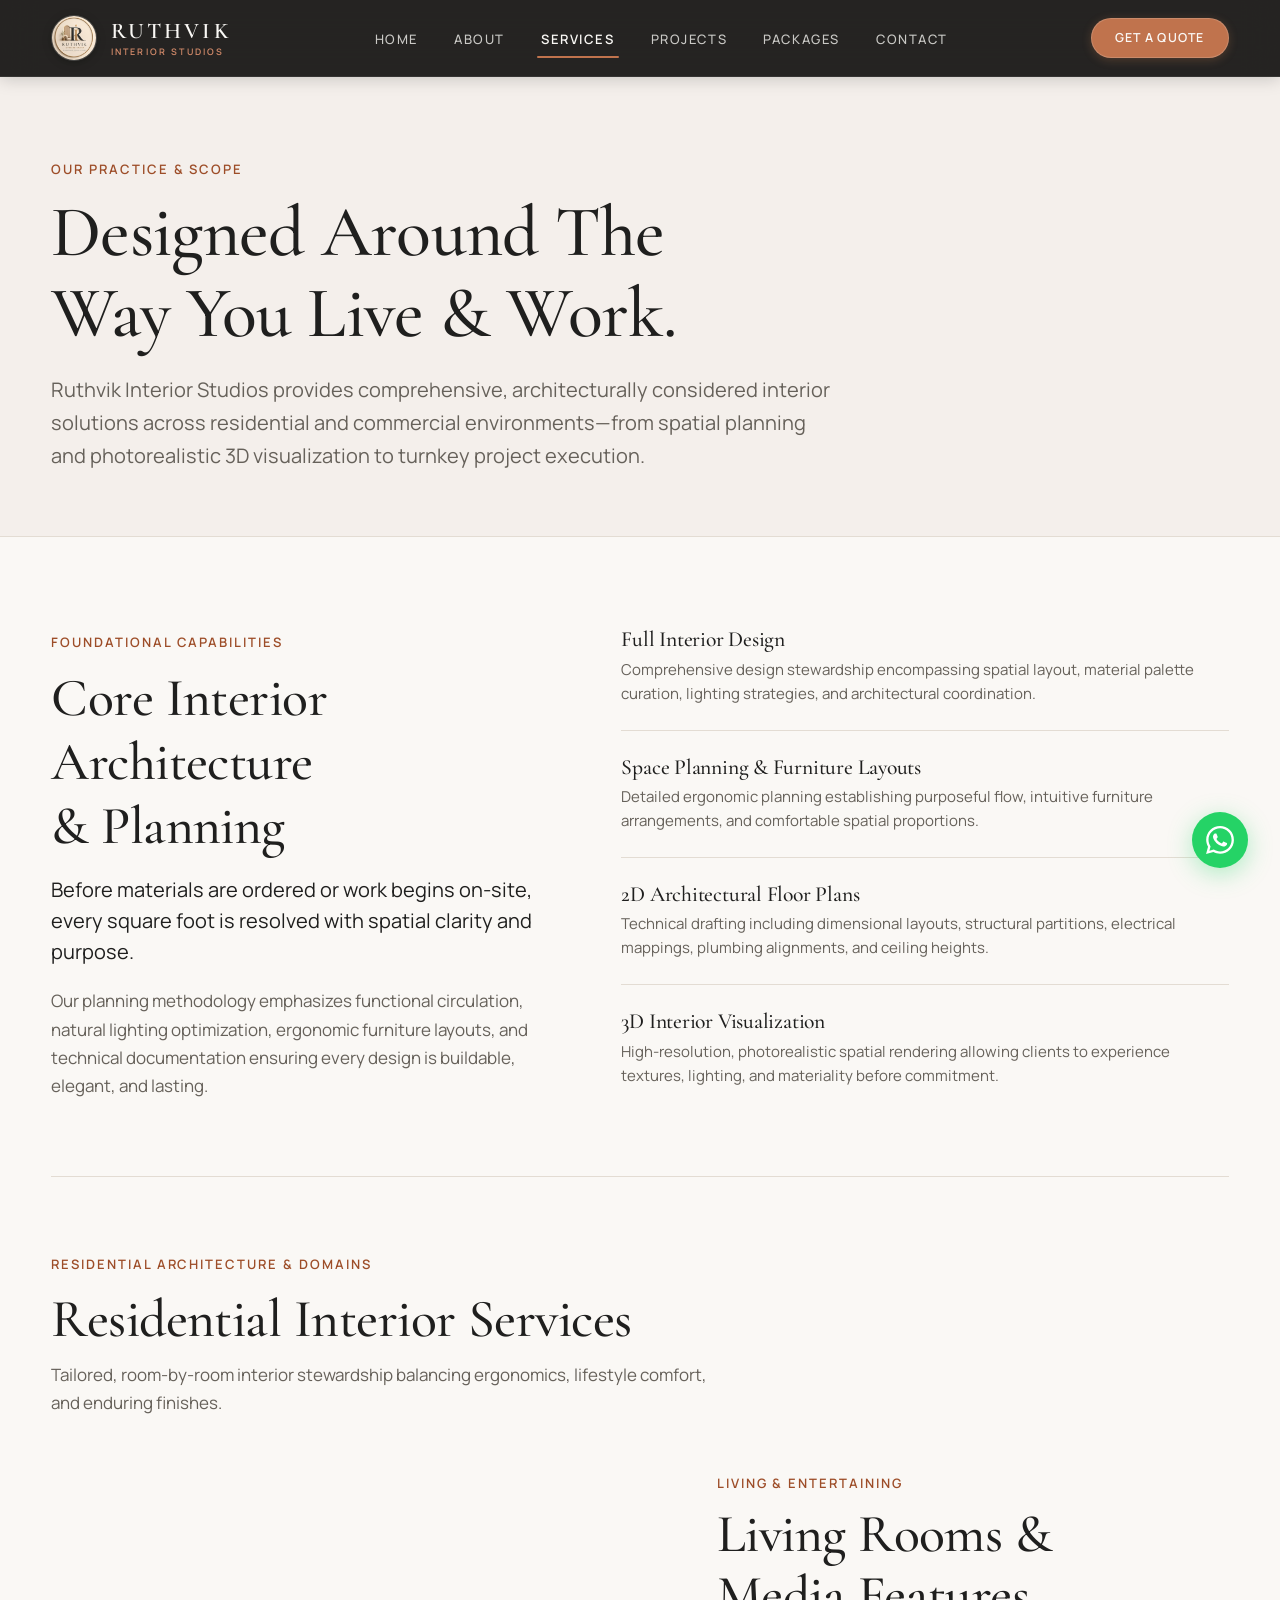
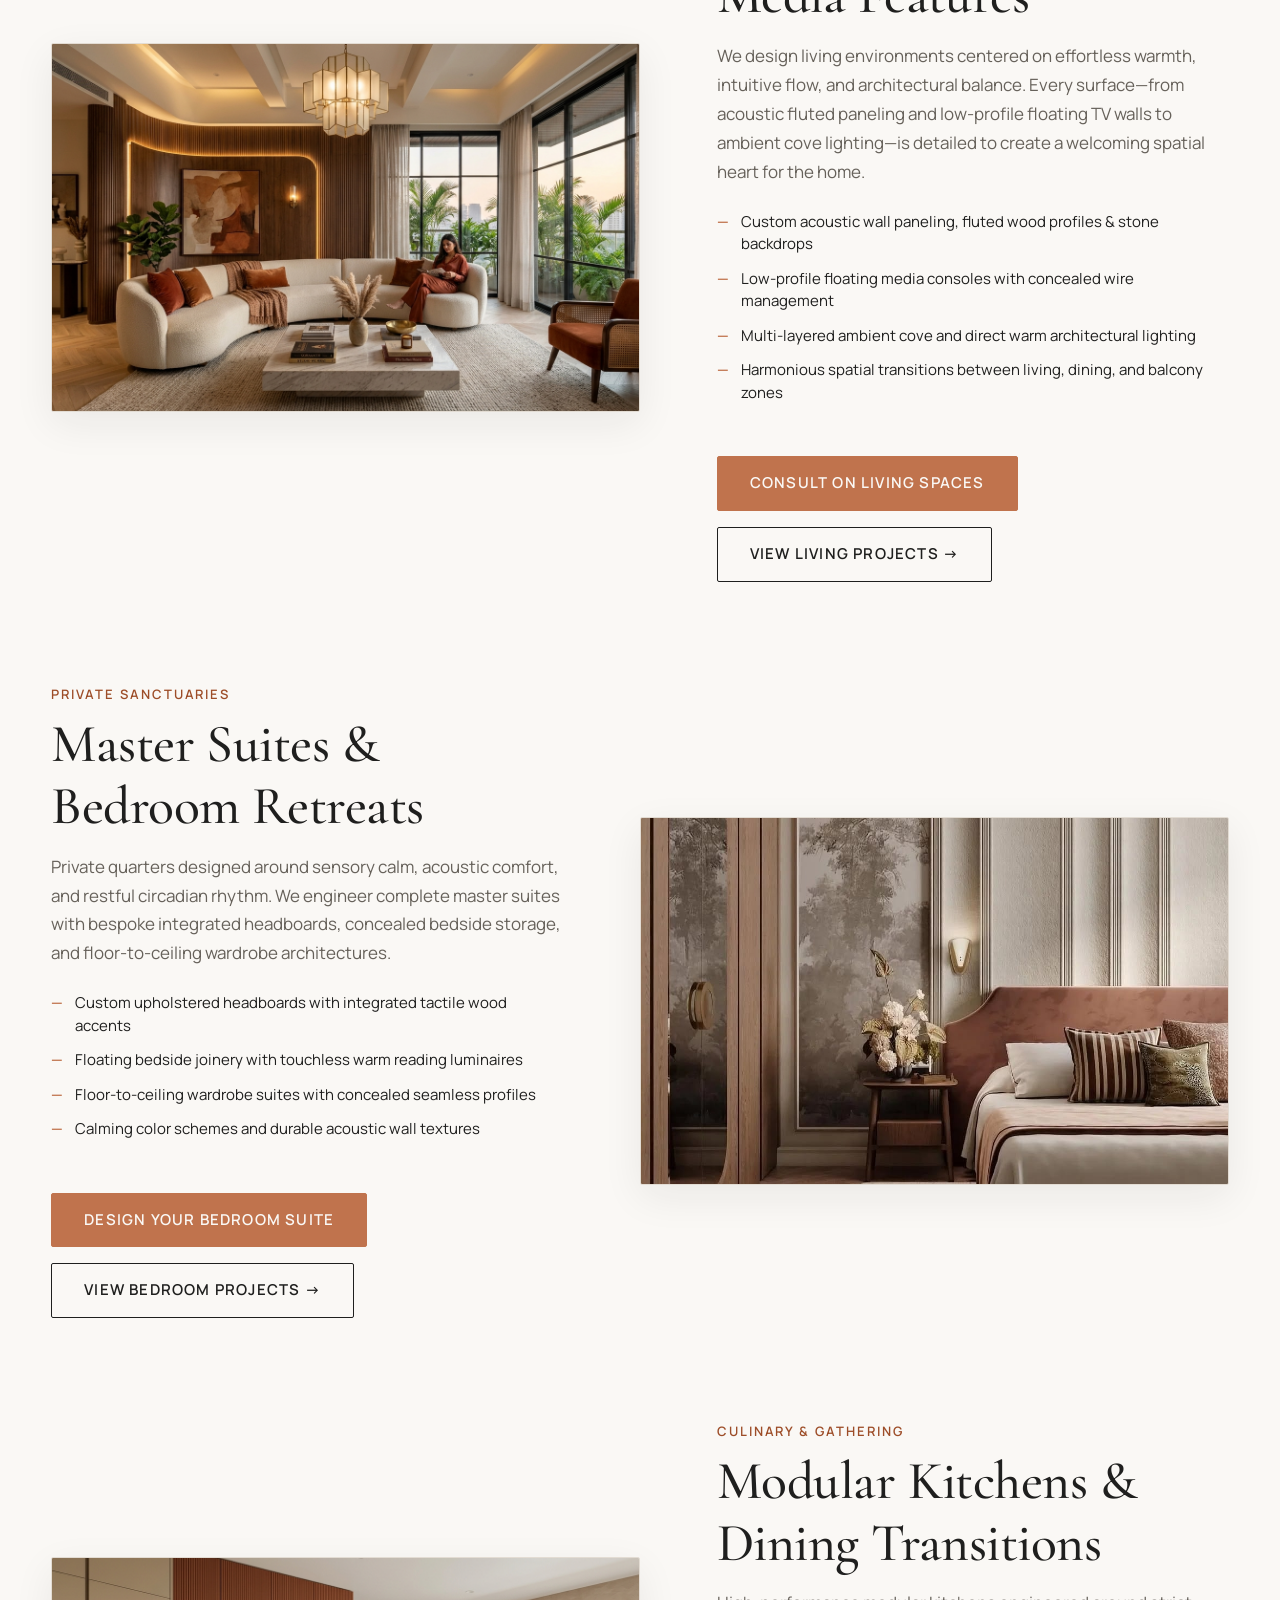
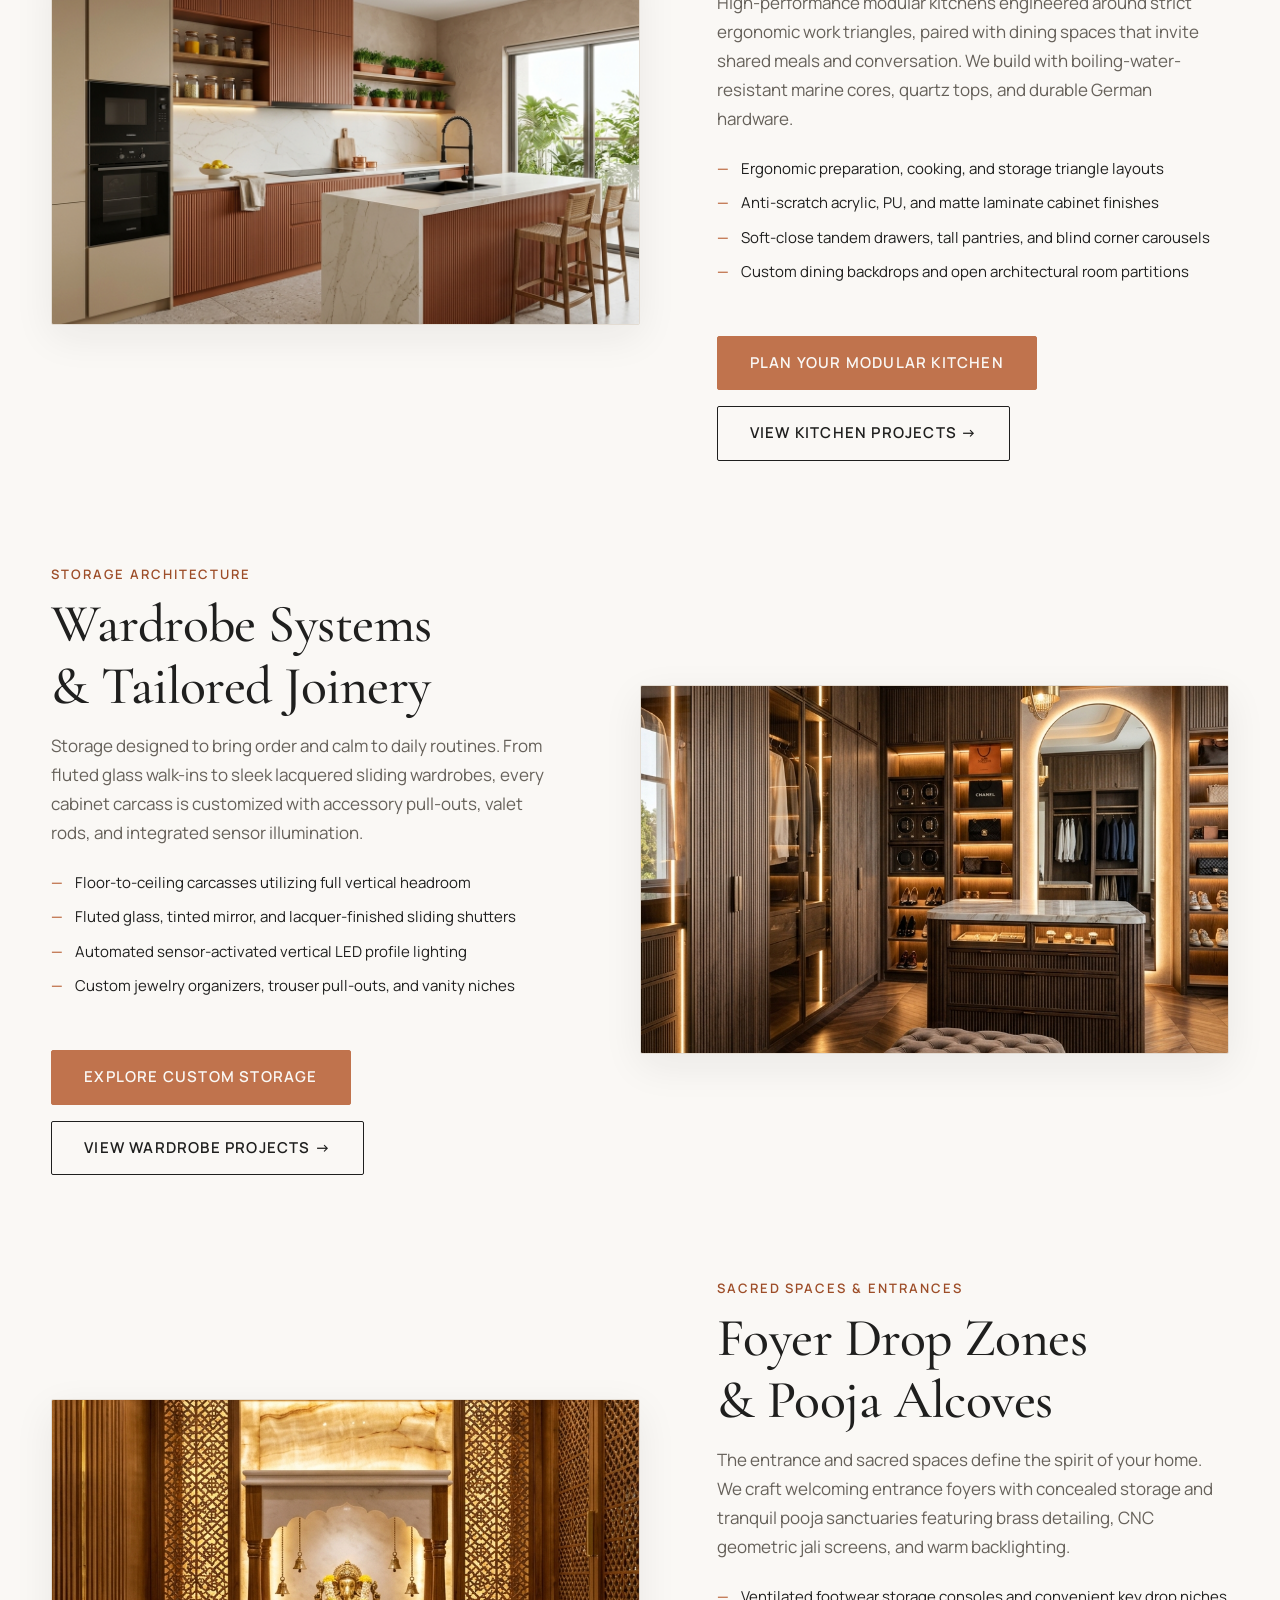
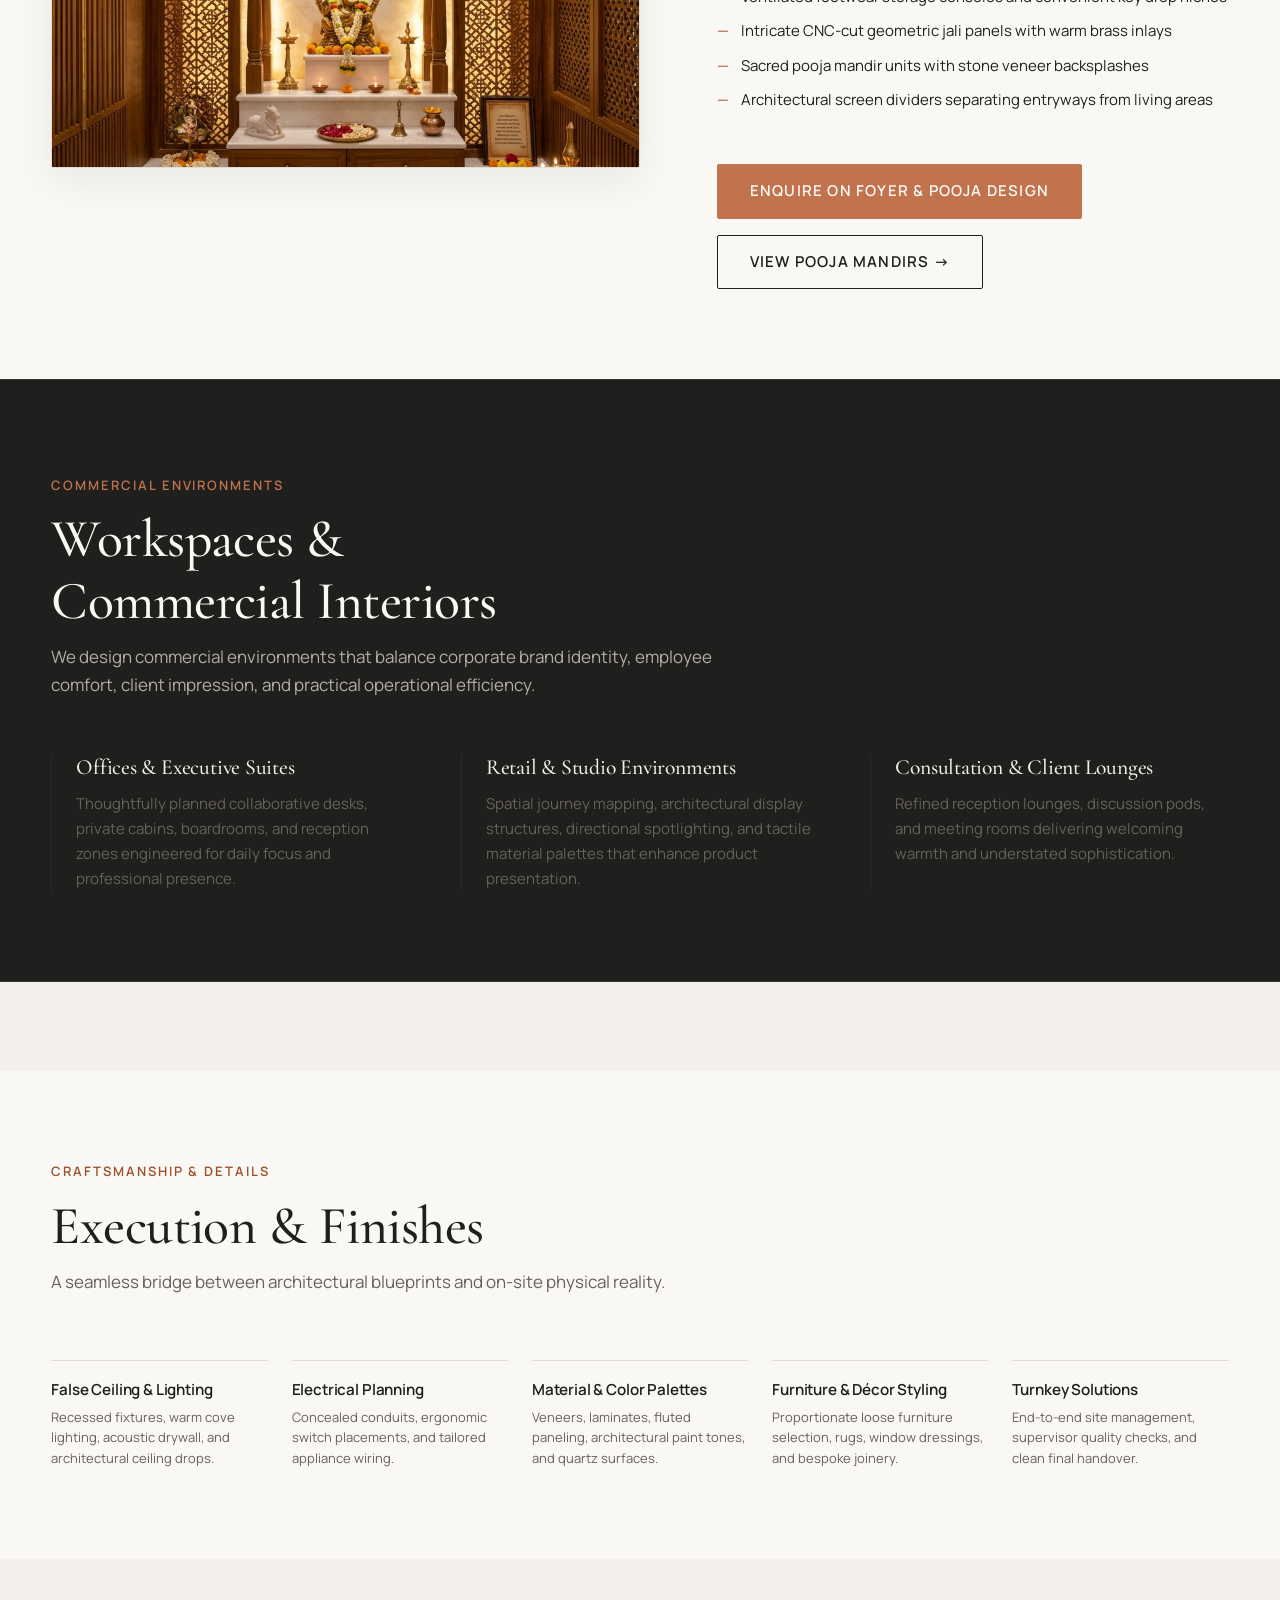
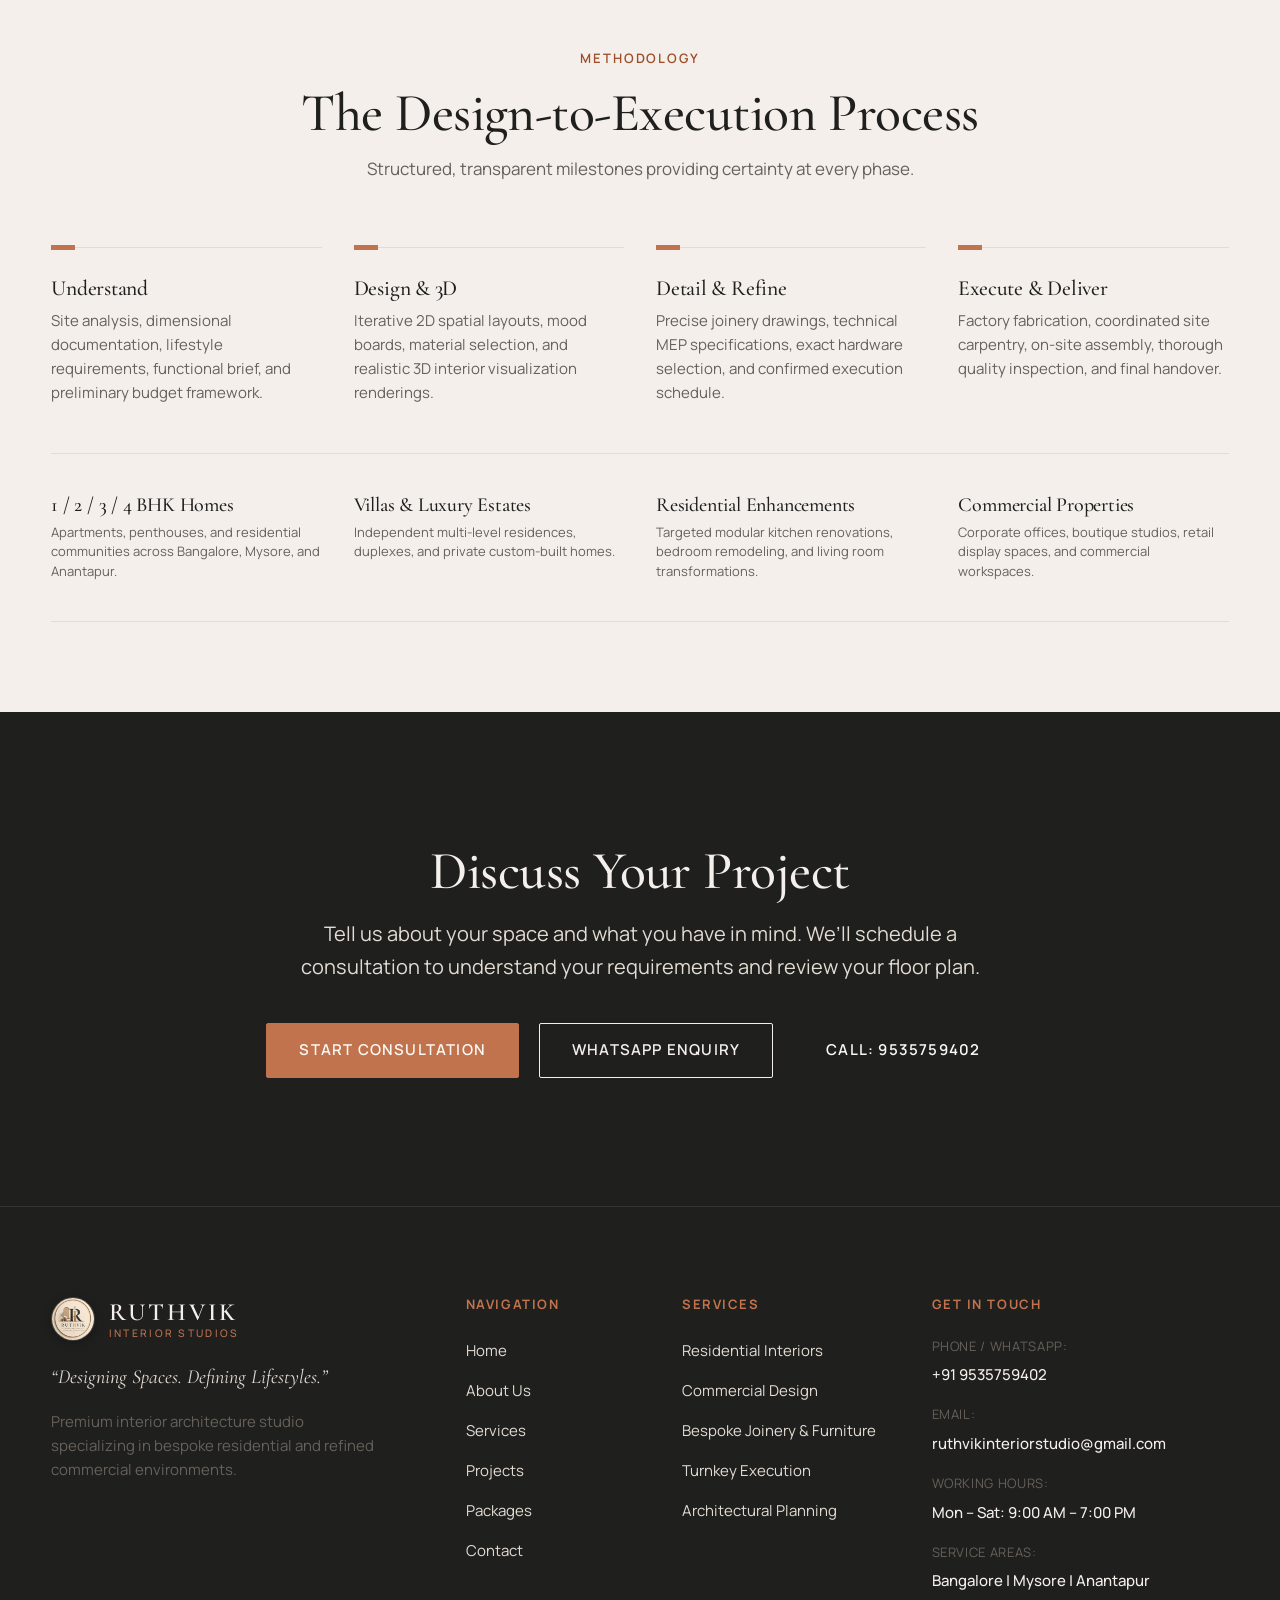
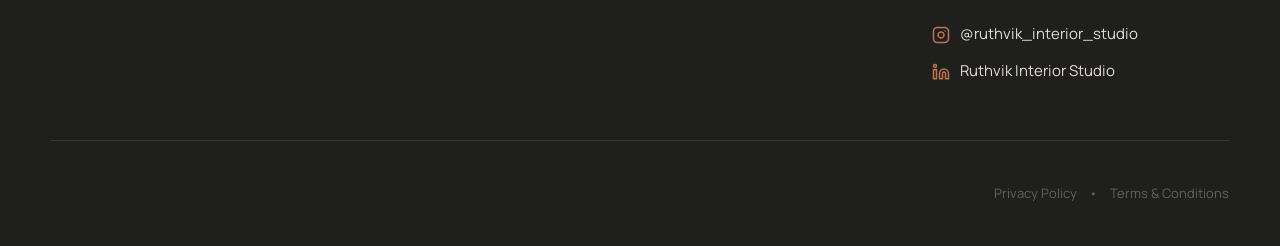
<file: ruthvik_interior/services.html>
<!DOCTYPE html>
<html lang="en">
<head>
    <meta charset="UTF-8">
    <meta name="viewport" content="width=device-width, initial-scale=1.0">
    <title>Ruthvik Interior Studios | Interior Design Services</title>
    <meta name="description" content="Explore comprehensive residential and commercial interior design services offered by Ruthvik Interior Studios across Bangalore, Mysore, and Anantapur.">
    
    <!-- Open Graph Metadata -->
    <meta property="og:title" content="Ruthvik Interior Studios | Interior Design Services">
    <meta property="og:description" content="End-to-end interior architecture, space planning, bespoke residential and commercial solutions.">
    <meta property="og:type" content="website">
    <meta property="og:image" content="assets/logo/logo_ruthvik.jpeg">
    <meta property="og:image:width" content="1254">
    <meta property="og:image:height" content="1254">

    <!-- Favicon -->
    <link rel="icon" type="image/jpeg" href="assets/logo/logo_ruthvik.jpeg">
    <link rel="apple-touch-icon" href="assets/logo/logo_ruthvik.jpeg">

    <!-- Google Fonts Preconnect & Font Loading -->
    <link rel="preconnect" href="https://fonts.googleapis.com">
    <link rel="preconnect" href="https://fonts.gstatic.com" crossorigin>
    <link href="https://fonts.googleapis.com/css2?family=Cormorant+Garamond:ital,wght@0,400;0,500;0,600;0,700;1,400;1,600&family=Manrope:wght@400;500;600;700&display=swap" rel="stylesheet">

    <!-- Stylesheets -->
    <link rel="stylesheet" href="css/global.css">
    <link rel="stylesheet" href="css/components.css">
    <link rel="stylesheet" href="css/responsive.css">
</head>
<body>
    <!-- Accessibility Skip Link -->
    <a href="#main-content" class="skip-link">Skip to main content</a>

    <!-- Header Navigation -->
    <header class="site-header" id="site-header">
        <div class="container header-container">
            <a href="index.html" class="brand-logo" aria-label="Ruthvik Interior Studios Home">
                <img src="assets/logo/logo_ruthvik.jpeg" alt="Ruthvik Interior Studios" class="brand-logo-img" width="46" height="46">
                <span class="brand-text">
                    <span class="brand-name">RUTHVIK</span>
                    <span class="brand-tagline">INTERIOR STUDIOS</span>
                </span>
            </a>

            <!-- Desktop Navigation -->
            <nav class="desktop-nav" aria-label="Main Navigation">
                <ul class="nav-list">
                    <li><a href="index.html" class="nav-link">Home</a></li>
                    <li><a href="about.html" class="nav-link">About</a></li>
                    <li><a href="services.html" class="nav-link active" aria-current="page">Services</a></li>
                    <li><a href="projects.html" class="nav-link">Projects</a></li>
                    <li><a href="packages.html" class="nav-link">Packages</a></li>
                    <li><a href="contact.html" class="nav-link">Contact</a></li>
                </ul>
            </nav>

            <div class="header-actions">
                <a href="https://wa.me/919535759402?text=Hi%20Ruthvik%20Interior%20Studios%2C%20I%20would%20like%20to%20get%20a%20quote%20for%20my%20project." class="btn btn-primary btn-sm header-cta" target="_blank" rel="noopener noreferrer">Get a Quote</a>
                <button class="mobile-nav-toggle" id="mobile-nav-toggle" aria-expanded="false" aria-controls="mobile-nav-drawer" aria-label="Toggle navigation menu">
                    <span class="hamburger-line"></span>
                    <span class="hamburger-line"></span>
                    <span class="hamburger-line"></span>
                </button>
            </div>
        </div>

        <!-- Mobile Navigation Drawer -->
        <div class="mobile-nav-drawer" id="mobile-nav-drawer" aria-hidden="true">
            <div class="mobile-drawer-overlay" id="mobile-drawer-overlay"></div>
            <div class="mobile-drawer-content">
                <div class="mobile-drawer-header">
                    <a href="index.html" class="brand-logo" aria-label="Ruthvik Interior Studios Home">
                        <img src="assets/logo/logo_ruthvik.jpeg" alt="Ruthvik Interior Studios" class="brand-logo-img" width="40" height="40">
                        <span class="brand-text">
                            <span class="brand-name">RUTHVIK</span>
                            <span class="brand-tagline">INTERIOR STUDIOS</span>
                        </span>
                    </a>
                    <button class="mobile-drawer-close" id="mobile-drawer-close" aria-label="Close menu">
                        <svg width="24" height="24" viewBox="0 0 24 24" fill="none" stroke="currentColor" stroke-width="2" stroke-linecap="round" stroke-linejoin="round"><line x1="18" y1="6" x2="6" y2="18"></line><line x1="6" y1="6" x2="18" y2="18"></line></svg>
                    </button>
                </div>
                <nav class="mobile-nav" aria-label="Mobile Navigation">
                    <ul class="mobile-nav-list">
                        <li><a href="index.html" class="mobile-nav-link">Home</a></li>
                        <li><a href="about.html" class="mobile-nav-link">About</a></li>
                        <li><a href="services.html" class="mobile-nav-link active" aria-current="page">Services</a></li>
                        <li><a href="projects.html" class="mobile-nav-link">Projects</a></li>
                        <li><a href="packages.html" class="mobile-nav-link">Packages</a></li>
                        <li><a href="contact.html" class="mobile-nav-link">Contact</a></li>
                    </ul>
                </nav>
                <div class="mobile-drawer-actions">
                    <a href="https://wa.me/919535759402?text=Hi%20Ruthvik%20Interior%20Studios%2C%20I%20would%20like%20to%20get%20a%20quote%20for%20my%20project." class="btn btn-primary btn-full" target="_blank" rel="noopener noreferrer">Get a Quote</a>
                    <a href="tel:+919535759402" class="btn btn-outline btn-full">Call Us: 9535759402</a>
                </div>
            </div>
        </div>
    </header>

    <!-- Main Content Area -->
    <main id="main-content">

        <!-- Page Hero -->
        <section class="page-hero" aria-label="Services Introduction">
            <div class="container">
                <div class="page-hero-content">
                    <span class="eyebrow">OUR PRACTICE & SCOPE</span>
                    <h1 class="page-hero-title">Designed Around The Way You Live & Work.</h1>
                    <p class="page-hero-description">
                        Ruthvik Interior Studios provides comprehensive, architecturally considered interior solutions across residential and commercial environments—from spatial planning and photorealistic 3D visualization to turnkey project execution.
                    </p>
                </div>
            </div>
        </section>

        <!-- Main Services Content -->
        <section class="section bg-white" aria-label="Interior Design Practice">
            <div class="container">

                <!-- 1. Editorial Core Design Section (No Boxed Cards) -->
                <div class="editorial-services-lead">
                    <div class="services-lead-narrative">
                        <span class="eyebrow">FOUNDATIONAL CAPABILITIES</span>
                        <h2>Core Interior Architecture & Planning</h2>
                        <p class="text-lead" style="margin-top: 1rem;">
                            Before materials are ordered or work begins on-site, every square foot is resolved with spatial clarity and purpose.
                        </p>
                        <p class="text-muted">
                            Our planning methodology emphasizes functional circulation, natural lighting optimization, ergonomic furniture layouts, and technical documentation ensuring every design is buildable, elegant, and lasting.
                        </p>
                    </div>

                    <div class="services-lead-list">
                        <div class="service-narrative-item">
                            <div class="service-narrative-content">
                                <h3>Full Interior Design</h3>
                                <p>Comprehensive design stewardship encompassing spatial layout, material palette curation, lighting strategies, and architectural coordination.</p>
                            </div>
                        </div>

                        <div class="service-narrative-item">
                            <div class="service-narrative-content">
                                <h3>Space Planning & Furniture Layouts</h3>
                                <p>Detailed ergonomic planning establishing purposeful flow, intuitive furniture arrangements, and comfortable spatial proportions.</p>
                            </div>
                        </div>

                        <div class="service-narrative-item">
                            <div class="service-narrative-content">
                                <h3>2D Architectural Floor Plans</h3>
                                <p>Technical drafting including dimensional layouts, structural partitions, electrical mappings, plumbing alignments, and ceiling heights.</p>
                            </div>
                        </div>

                        <div class="service-narrative-item">
                            <div class="service-narrative-content">
                                <h3>3D Interior Visualization</h3>
                                <p>High-resolution, photorealistic spatial rendering allowing clients to experience textures, lighting, and materiality before commitment.</p>
                            </div>
                        </div>
                    </div>
                </div>

                <!-- 2. Residential Services (Alternating Image-and-Copy Architecture) -->
                <div class="section-header" style="margin-top: 4rem; margin-bottom: 3.5rem;">
                    <span class="eyebrow">RESIDENTIAL ARCHITECTURE & DOMAINS</span>
                    <h2 class="section-title">Residential Interior Services</h2>
                    <p class="section-subtitle">Tailored, room-by-room interior stewardship balancing ergonomics, lifestyle comfort, and enduring finishes.</p>
                </div>

                <div class="residential-alt-list">
                    <!-- Alternating Row 1: Living & Entertaining -->
                    <div class="residential-alt-row">
                        <div class="residential-alt-visual">
                            <img src="assets/new_images/living_lounge_luxury.jpeg" alt="Living Room & Entertainment Wall Interior Architecture by Ruthvik Interior Studios" loading="lazy" width="600" height="420">
                        </div>
                        <div class="residential-alt-content">
                            <span class="eyebrow">LIVING & ENTERTAINING</span>
                            <h3 class="residential-alt-title">Living Rooms & Media Features</h3>
                            <p class="residential-alt-desc">
                                We design living environments centered on effortless warmth, intuitive flow, and architectural balance. Every surface—from acoustic fluted paneling and low-profile floating TV walls to ambient cove lighting—is detailed to create a welcoming spatial heart for the home.
                            </p>
                            <ul class="residential-alt-features">
                                <li>Custom acoustic wall paneling, fluted wood profiles & stone backdrops</li>
                                <li>Low-profile floating media consoles with concealed wire management</li>
                                <li>Multi-layered ambient cove and direct warm architectural lighting</li>
                                <li>Harmonious spatial transitions between living, dining, and balcony zones</li>
                            </ul>
                            <div class="service-actions-row" style="margin-top: 1.25rem; display: flex; gap: 1rem; align-items: center; flex-wrap: wrap;">
                                <a href="contact.html" class="btn btn-primary btn-sm">Consult on Living Spaces</a>
                                <a href="projects.html?category=living" class="btn btn-outline btn-sm">View Living Projects &rarr;</a>
                            </div>
                        </div>
                    </div>

                    <!-- Alternating Row 2: Private Sanctuaries (Reverse) -->
                    <div class="residential-alt-row reverse">
                        <div class="residential-alt-visual">
                            <img src="assets/new_images/bed_room_2.jpeg" alt="Master Bedroom Sanctuary & Wardrobe Joinery by Ruthvik Interior Studios" loading="lazy" width="600" height="420">
                        </div>
                        <div class="residential-alt-content">
                            <span class="eyebrow">PRIVATE SANCTUARIES</span>
                            <h3 class="residential-alt-title">Master Suites & Bedroom Retreats</h3>
                            <p class="residential-alt-desc">
                                Private quarters designed around sensory calm, acoustic comfort, and restful circadian rhythm. We engineer complete master suites with bespoke integrated headboards, concealed bedside storage, and floor-to-ceiling wardrobe architectures.
                            </p>
                            <ul class="residential-alt-features">
                                <li>Custom upholstered headboards with integrated tactile wood accents</li>
                                <li>Floating bedside joinery with touchless warm reading luminaires</li>
                                <li>Floor-to-ceiling wardrobe suites with concealed seamless profiles</li>
                                <li>Calming color schemes and durable acoustic wall textures</li>
                            </ul>
                            <div class="service-actions-row" style="margin-top: 1.25rem; display: flex; gap: 1rem; align-items: center; flex-wrap: wrap;">
                                <a href="contact.html" class="btn btn-primary btn-sm">Design Your Bedroom Suite</a>
                                <a href="projects.html?category=bedroom" class="btn btn-outline btn-sm">View Bedroom Projects &rarr;</a>
                            </div>
                        </div>
                    </div>

                    <!-- Alternating Row 3: Kitchen & Dining Transitions -->
                    <div class="residential-alt-row">
                        <div class="residential-alt-visual">
                            <img src="assets/new_images/modular_kitchen_concept.jpeg" alt="Modular Kitchen & Dining Architecture by Ruthvik Interior Studios" loading="lazy" width="600" height="420">
                        </div>
                        <div class="residential-alt-content">
                            <span class="eyebrow">CULINARY & GATHERING</span>
                            <h3 class="residential-alt-title">Modular Kitchens & Dining Transitions</h3>
                            <p class="residential-alt-desc">
                                High-performance modular kitchens engineered around strict ergonomic work triangles, paired with dining spaces that invite shared meals and conversation. We build with boiling-water-resistant marine cores, quartz tops, and durable German hardware.
                            </p>
                            <ul class="residential-alt-features">
                                <li>Ergonomic preparation, cooking, and storage triangle layouts</li>
                                <li>Anti-scratch acrylic, PU, and matte laminate cabinet finishes</li>
                                <li>Soft-close tandem drawers, tall pantries, and blind corner carousels</li>
                                <li>Custom dining backdrops and open architectural room partitions</li>
                            </ul>
                            <div class="service-actions-row" style="margin-top: 1.25rem; display: flex; gap: 1rem; align-items: center; flex-wrap: wrap;">
                                <a href="contact.html" class="btn btn-primary btn-sm">Plan Your Modular Kitchen</a>
                                <a href="projects.html?category=kitchen" class="btn btn-outline btn-sm">View Kitchen Projects &rarr;</a>
                            </div>
                        </div>
                    </div>

                    <!-- Alternating Row 4: Wardrobe Systems (Reverse) -->
                    <div class="residential-alt-row reverse">
                        <div class="residential-alt-visual">
                            <img src="assets/new_images/walkin_wardrobe_concept.jpeg" alt="Bespoke Wardrobe & Tailored Storage Architecture by Ruthvik Interior Studios" loading="lazy" width="600" height="420">
                        </div>
                        <div class="residential-alt-content">
                            <span class="eyebrow">STORAGE ARCHITECTURE</span>
                            <h3 class="residential-alt-title">Wardrobe Systems & Tailored Joinery</h3>
                            <p class="residential-alt-desc">
                                Storage designed to bring order and calm to daily routines. From fluted glass walk-ins to sleek lacquered sliding wardrobes, every cabinet carcass is customized with accessory pull-outs, valet rods, and integrated sensor illumination.
                            </p>
                            <ul class="residential-alt-features">
                                <li>Floor-to-ceiling carcasses utilizing full vertical headroom</li>
                                <li>Fluted glass, tinted mirror, and lacquer-finished sliding shutters</li>
                                <li>Automated sensor-activated vertical LED profile lighting</li>
                                <li>Custom jewelry organizers, trouser pull-outs, and vanity niches</li>
                            </ul>
                            <div class="service-actions-row" style="margin-top: 1.25rem; display: flex; gap: 1rem; align-items: center; flex-wrap: wrap;">
                                <a href="contact.html" class="btn btn-primary btn-sm">Explore Custom Storage</a>
                                <a href="projects.html?category=wardrobe" class="btn btn-outline btn-sm">View Wardrobe Projects &rarr;</a>
                            </div>
                        </div>
                    </div>

                    <!-- Alternating Row 5: Foyer & Sacred Sanctuaries -->
                    <div class="residential-alt-row">
                        <div class="residential-alt-visual">
                            <img src="assets/new_images/pooja_mandir_concept.jpeg" alt="Sacred Pooja Mandir Unit, Idols Niche & Foyer Design by Ruthvik Interior Studios" loading="lazy" width="600" height="420">
                        </div>
                        <div class="residential-alt-content">
                            <span class="eyebrow">SACRED SPACES & ENTRANCES</span>
                            <h3 class="residential-alt-title">Foyer Drop Zones & Pooja Alcoves</h3>
                            <p class="residential-alt-desc">
                                The entrance and sacred spaces define the spirit of your home. We craft welcoming entrance foyers with concealed storage and tranquil pooja sanctuaries featuring brass detailing, CNC geometric jali screens, and warm backlighting.
                            </p>
                            <ul class="residential-alt-features">
                                <li>Ventilated footwear storage consoles and convenient key drop niches</li>
                                <li>Intricate CNC-cut geometric jali panels with warm brass inlays</li>
                                <li>Sacred pooja mandir units with stone veneer backsplashes</li>
                                <li>Architectural screen dividers separating entryways from living areas</li>
                            </ul>
                            <div class="service-actions-row" style="margin-top: 1.25rem; display: flex; gap: 1rem; align-items: center; flex-wrap: wrap;">
                                <a href="contact.html" class="btn btn-primary btn-sm">Enquire on Foyer & Pooja Design</a>
                                <a href="projects.html?category=pooja" class="btn btn-outline btn-sm">View Pooja Mandirs &rarr;</a>
                            </div>
                        </div>
                    </div>
                </div>

            </div>
        </section>

        <!-- 3. Commercial Interiors (Distinctive Dark Architectural Banner) -->
        <section class="commercial-showcase" aria-label="Commercial Interiors">
            <div class="container">
                <div class="commercial-showcase-header">
                    <span class="eyebrow" style="color: var(--color-accent);">COMMERCIAL ENVIRONMENTS</span>
                    <h2>Workspaces & Commercial Interiors</h2>
                    <p>
                        We design commercial environments that balance corporate brand identity, employee comfort, client impression, and practical operational efficiency.
                    </p>
                </div>

                <div class="commercial-domains-grid">
                    <div class="commercial-domain-col">
                        <h3>Offices & Executive Suites</h3>
                        <p>Thoughtfully planned collaborative desks, private cabins, boardrooms, and reception zones engineered for daily focus and professional presence.</p>
                    </div>

                    <div class="commercial-domain-col">
                        <h3>Retail & Studio Environments</h3>
                        <p>Spatial journey mapping, architectural display structures, directional spotlighting, and tactile material palettes that enhance product presentation.</p>
                    </div>

                    <div class="commercial-domain-col">
                        <h3>Consultation & Client Lounges</h3>
                        <p>Refined reception lounges, discussion pods, and meeting rooms delivering welcoming warmth and understated sophistication.</p>
                    </div>
                </div>
            </div>
        </section>

        <!-- 4. Execution & Finishes (Craftsmanship Spectrum) -->
        <section class="section bg-white" aria-label="Finishes & Execution">
            <div class="container">
                <div class="section-header">
                    <span class="eyebrow">CRAFTSMANSHIP & DETAILS</span>
                    <h2 class="section-title">Execution & Finishes</h2>
                    <p class="section-subtitle">A seamless bridge between architectural blueprints and on-site physical reality.</p>
                </div>

                <div class="execution-row-grid">
                    <div class="execution-item">
                        <h3>False Ceiling & Lighting</h3>
                        <p>Recessed fixtures, warm cove lighting, acoustic drywall, and architectural ceiling drops.</p>
                    </div>

                    <div class="execution-item">
                        <h3>Electrical Planning</h3>
                        <p>Concealed conduits, ergonomic switch placements, and tailored appliance wiring.</p>
                    </div>

                    <div class="execution-item">
                        <h3>Material & Color Palettes</h3>
                        <p>Veneers, laminates, fluted paneling, architectural paint tones, and quartz surfaces.</p>
                    </div>

                    <div class="execution-item">
                        <h3>Furniture & Décor Styling</h3>
                        <p>Proportionate loose furniture selection, rugs, window dressings, and bespoke joinery.</p>
                    </div>

                    <div class="execution-item">
                        <h3>Turnkey Solutions</h3>
                        <p>End-to-end site management, supervisor quality checks, and clean final handover.</p>
                    </div>
                </div>
            </div>
        </section>

        <!-- 5. Design-to-Execution Process (Clean Numbered Sequence) -->
        <section class="section bg-ivory" aria-label="Design Process">
            <div class="container">
                <div class="section-header center">
                    <span class="eyebrow">METHODOLOGY</span>
                    <h2 class="section-title">The Design-to-Execution Process</h2>
                    <p class="section-subtitle">Structured, transparent milestones providing certainty at every phase.</p>
                </div>

                <div class="process-timeline">
                    <div class="process-timeline-step">
                        <h3 class="timeline-step-title">Understand</h3>
                        <p class="timeline-step-desc">Site analysis, dimensional documentation, lifestyle requirements, functional brief, and preliminary budget framework.</p>
                    </div>

                    <div class="process-timeline-step">
                        <h3 class="timeline-step-title">Design & 3D</h3>
                        <p class="timeline-step-desc">Iterative 2D spatial layouts, mood boards, material selection, and realistic 3D interior visualization renderings.</p>
                    </div>

                    <div class="process-timeline-step">
                        <h3 class="timeline-step-title">Detail & Refine</h3>
                        <p class="timeline-step-desc">Precise joinery drawings, technical MEP specifications, exact hardware selection, and confirmed execution schedule.</p>
                    </div>

                    <div class="process-timeline-step">
                        <h3 class="timeline-step-title">Execute & Deliver</h3>
                        <p class="timeline-step-desc">Factory fabrication, coordinated site carpentry, on-site assembly, thorough quality inspection, and final handover.</p>
                    </div>
                </div>

                <!-- 6. Property Spectrum Bar (Open Typographic Layout) -->
                <div class="property-spectrum-bar">
                    <div class="property-spectrum-col">
                        <h3>1 / 2 / 3 / 4 BHK Homes</h3>
                        <p>Apartments, penthouses, and residential communities across Bangalore, Mysore, and Anantapur.</p>
                    </div>
                    <div class="property-spectrum-col">
                        <h3>Villas & Luxury Estates</h3>
                        <p>Independent multi-level residences, duplexes, and private custom-built homes.</p>
                    </div>
                    <div class="property-spectrum-col">
                        <h3>Residential Enhancements</h3>
                        <p>Targeted modular kitchen renovations, bedroom remodeling, and living room transformations.</p>
                    </div>
                    <div class="property-spectrum-col">
                        <h3>Commercial Properties</h3>
                        <p>Corporate offices, boutique studios, retail display spaces, and commercial workspaces.</p>
                    </div>
                </div>
            </div>
        </section>

        <!-- 7. Restrained Final Enquiry CTA -->
        <section class="section final-cta-section" aria-label="Start Your Project">
            <div class="container">
                <h2>Discuss Your Project</h2>
                <p>Tell us about your space and what you have in mind. We’ll schedule a consultation to understand your requirements and review your floor plan.</p>
                <div class="final-cta-actions">
                    <a href="contact.html" class="btn btn-primary">Start Consultation</a>
                    <a href="https://wa.me/919535759402?text=Hi%20Ruthvik%20Interior%20Studios%2C%20I%20would%20like%20to%20discuss%20an%20interior%20project." class="btn btn-outline" style="border-color: var(--color-ivory); color: var(--color-ivory);" target="_blank" rel="noopener noreferrer">WhatsApp Enquiry</a>
                    <a href="tel:+919535759402" class="btn btn-secondary">Call: 9535759402</a>
                </div>
            </div>
        </section>

    </main>

    <!-- Site Footer -->
    <footer class="site-footer">
        <div class="container footer-container">
            <div class="footer-grid">
                <!-- Column 1: Brand Info -->
                <div class="footer-col footer-brand-col">
                    <a href="index.html" class="footer-brand-logo" aria-label="Ruthvik Interior Studios Home">
                        <img src="assets/logo/logo_ruthvik.jpeg" alt="Ruthvik Interior Studios" class="footer-logo-img" width="44" height="44">
                        <span class="brand-text">
                            <span class="brand-name">RUTHVIK</span>
                            <span class="brand-tagline">INTERIOR STUDIOS</span>
                        </span>
                    </a>
                    <p class="footer-tagline">“Designing Spaces. Defining Lifestyles.”</p>
                    <p class="footer-description">Premium interior architecture studio specializing in bespoke residential and refined commercial environments.</p>
                </div>

                <!-- Column 2: Quick Links -->
                <div class="footer-col">
                    <h3 class="footer-heading">Navigation</h3>
                    <ul class="footer-links">
                        <li><a href="index.html">Home</a></li>
                        <li><a href="about.html">About Us</a></li>
                        <li><a href="services.html">Services</a></li>
                        <li><a href="projects.html">Projects</a></li>
                        <li><a href="packages.html">Packages</a></li>
                        <li><a href="contact.html">Contact</a></li>
                    </ul>
                </div>

                <!-- Column 3: Services -->
                <div class="footer-col">
                    <h3 class="footer-heading">Services</h3>
                    <ul class="footer-links">
                        <li><a href="services.html">Residential Interiors</a></li>
                        <li><a href="services.html">Commercial Design</a></li>
                        <li><a href="services.html">Bespoke Joinery & Furniture</a></li>
                        <li><a href="services.html">Turnkey Execution</a></li>
                        <li><a href="services.html">Architectural Planning</a></li>
                    </ul>
                </div>

                <!-- Column 4: Contact & Social -->
                <div class="footer-col footer-contact-col">
                    <h3 class="footer-heading">Get in Touch</h3>
                    <ul class="footer-contact-list">
                        <li>
                            <span class="contact-label">Phone / WhatsApp:</span>
                            <a href="tel:+919535759402" class="contact-link">+91 9535759402</a>
                        </li>
                        <li>
                            <span class="contact-label">Email:</span>
                            <a href="mailto:ruthvikinteriorstudio@gmail.com" class="contact-link">ruthvikinteriorstudio@gmail.com</a>
                        </li>
                        <li>
                            <span class="contact-label">Working Hours:</span>
                            <span class="contact-text">Mon – Sat: 9:00 AM – 7:00 PM</span>
                        </li>
                        <li>
                            <span class="contact-label">Service Areas:</span>
                            <span class="contact-text">Bangalore | Mysore | Anantapur</span>
                        </li>
                    </ul>
                    <div class="footer-social">
                        <a href="https://www.instagram.com/ruthvik_interior_studio/" target="_blank" rel="noopener noreferrer" class="social-link" aria-label="Instagram @ruthvik_interior_studio">
                            <svg width="18" height="18" viewBox="0 0 24 24" fill="none" stroke="currentColor" stroke-width="2" stroke-linecap="round" stroke-linejoin="round"><rect x="2" y="2" width="20" height="20" rx="5" ry="5"></rect><path d="M16 11.37A4 4 0 1 1 12.63 8 4 4 0 0 1 16 11.37z"></path><line x1="17.5" y1="6.5" x2="17.51" y2="6.5"></line></svg>
                            <span>@ruthvik_interior_studio</span>
                        </a>
                        <a href="https://www.linkedin.com/company/ruthvik-interior-studio" target="_blank" rel="noopener noreferrer" class="social-link" aria-label="LinkedIn Ruthvik Interior Studio">
                            <svg width="18" height="18" viewBox="0 0 24 24" fill="none" stroke="currentColor" stroke-width="2" stroke-linecap="round" stroke-linejoin="round"><path d="M16 8a6 6 0 0 1 6 6v7h-4v-7a2 2 0 0 0-2-2 2 2 0 0 0-2 2v7h-4v-7a6 6 0 0 1 6-6z"></path><rect x="2" y="9" width="4" height="12"></rect><circle cx="4" cy="4" r="2"></circle></svg>
                            <span>Ruthvik Interior Studio</span>
                        </a>
                    </div>
                </div>
            </div>

            <!-- Footer Bottom -->
            <div class="footer-bottom">
                <p class="copyright">&copy; 2026 Ruthvik Interior Studios. All rights reserved.</p>
                <div class="footer-bottom-links">
                    <a href="privacy-policy.html">Privacy Policy</a>
                    <span class="divider">•</span>
                    <a href="terms.html">Terms & Conditions</a>
                </div>
            </div>
        </div>
    </footer>

    <!-- Floating WhatsApp Contact Button -->
    <a href="https://wa.me/919535759402?text=Hi%20Ruthvik%20Interior%20Studios%2C%20I%20would%20like%20to%20enquire%20about%20your%20interior%20design%20services." 
       class="floating-whatsapp" 
       target="_blank" 
       rel="noopener noreferrer" 
       aria-label="Chat with Ruthvik Interior Studios on WhatsApp">
        <svg width="28" height="28" viewBox="0 0 24 24" fill="currentColor">
            <path d="M.057 24l1.687-6.163c-1.041-1.804-1.588-3.849-1.587-5.946.003-6.556 5.338-11.891 11.893-11.891 3.181.001 6.167 1.24 8.413 3.488 2.245 2.248 3.481 5.236 3.48 8.414-.003 6.557-5.338 11.892-11.893 11.892-1.99-.001-3.951-.5-5.688-1.448l-6.305 1.654zm6.597-3.807c1.676.995 3.276 1.591 5.392 1.592 5.448 0 9.886-4.434 9.889-9.885.002-5.462-4.415-9.89-9.881-9.892-5.452 0-9.887 4.434-9.889 9.884-.001 2.225.651 3.891 1.746 5.634l-.999 3.648 3.742-.981zm11.387-5.464c-.074-.124-.272-.198-.57-.347-.297-.149-1.758-.868-2.031-.967-.272-.099-.47-.149-.669.149-.198.297-.768.967-.941 1.165-.173.198-.347.223-.644.074-.297-.149-1.255-.462-2.39-1.475-.883-.788-1.48-1.761-1.653-2.059-.173-.297-.018-.458.13-.606.134-.133.297-.347.446-.521.151-.172.2-.296.3-.495.099-.198.05-.372-.025-.521-.075-.148-.669-1.611-.916-2.206-.242-.579-.487-.501-.669-.51l-.57-.01c-.198 0-.52.074-.792.372s-1.04 1.016-1.04 2.479 1.065 2.876 1.213 3.074c.149.198 2.095 3.2 5.076 4.487.709.306 1.263.489 1.694.626.712.226 1.36.194 1.872.118.572-.085 1.758-.719 2.006-1.413.248-.695.248-1.29.173-1.414z"/>
        </svg>
    </a>

    <!-- Scripts -->
    <script src="js/navigation.js" defer></script>
    <script src="js/animations.js" defer></script>
</body>
</html>
</file>
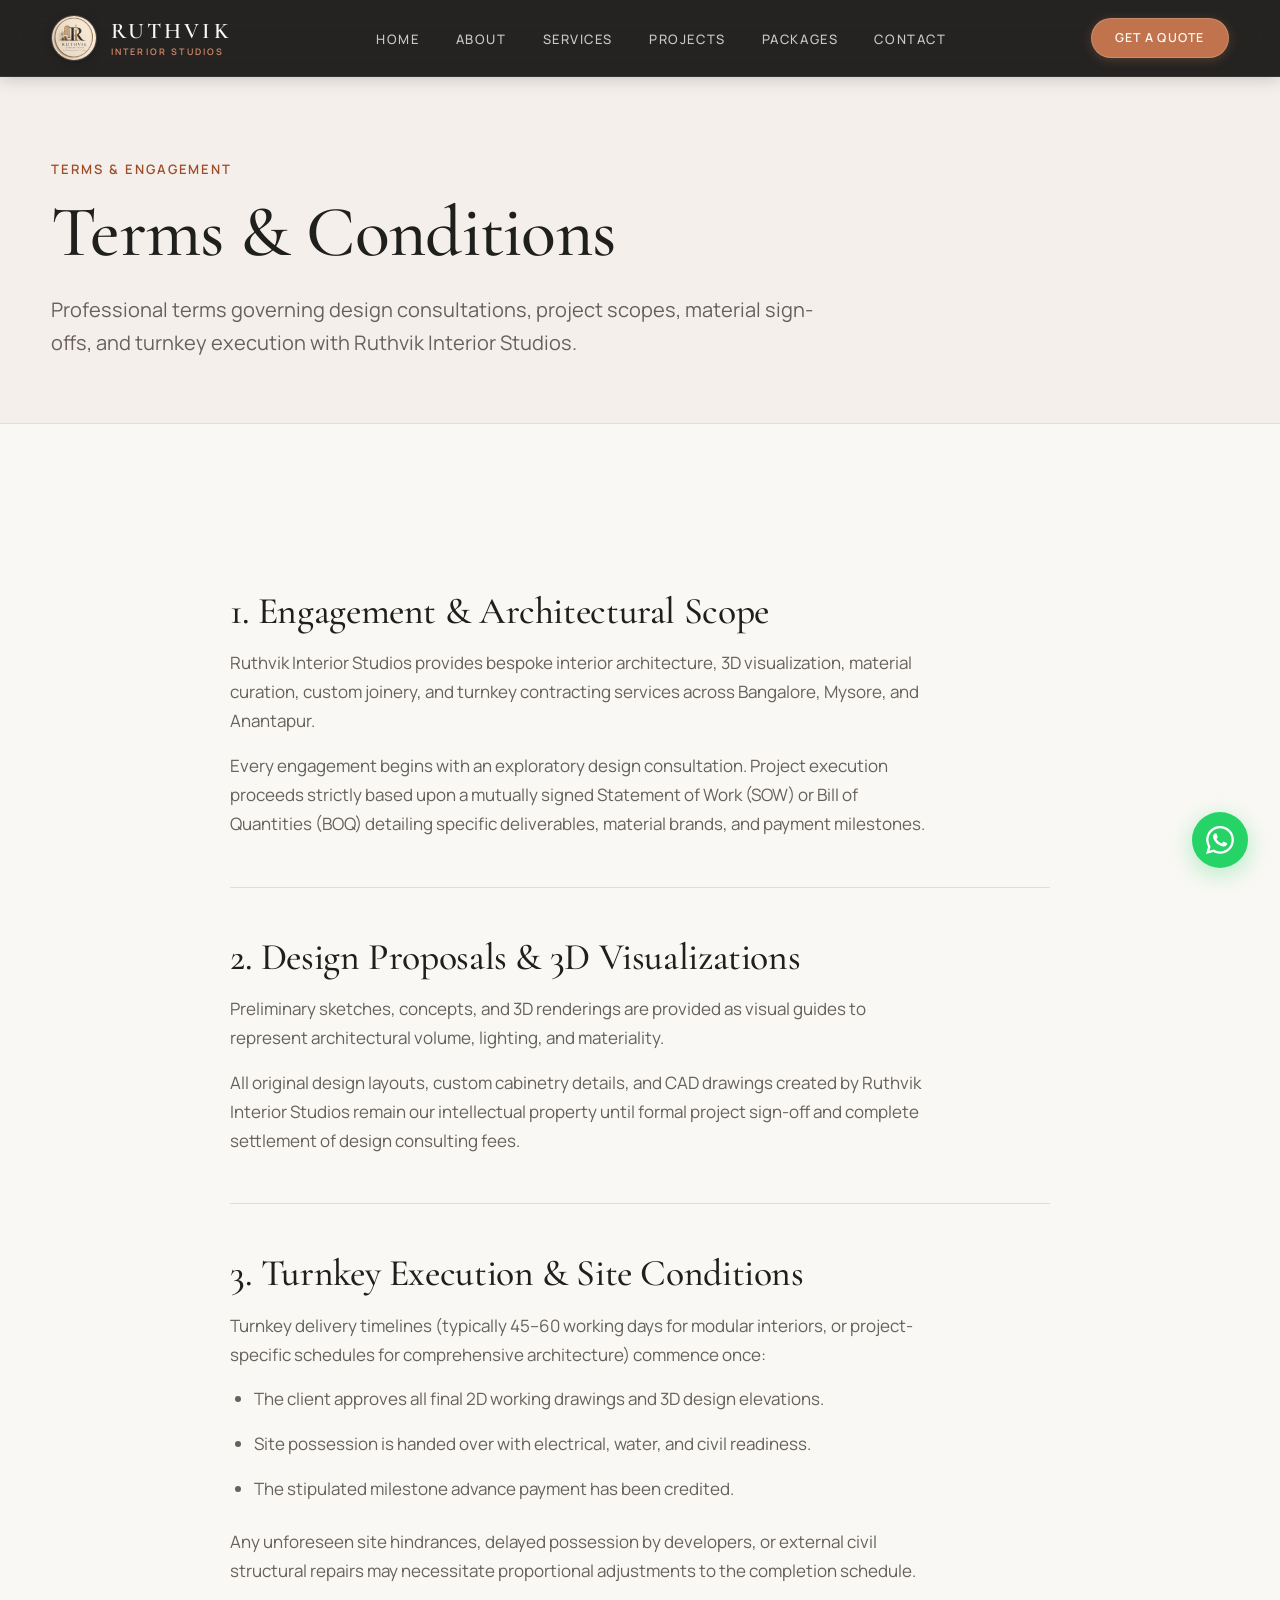
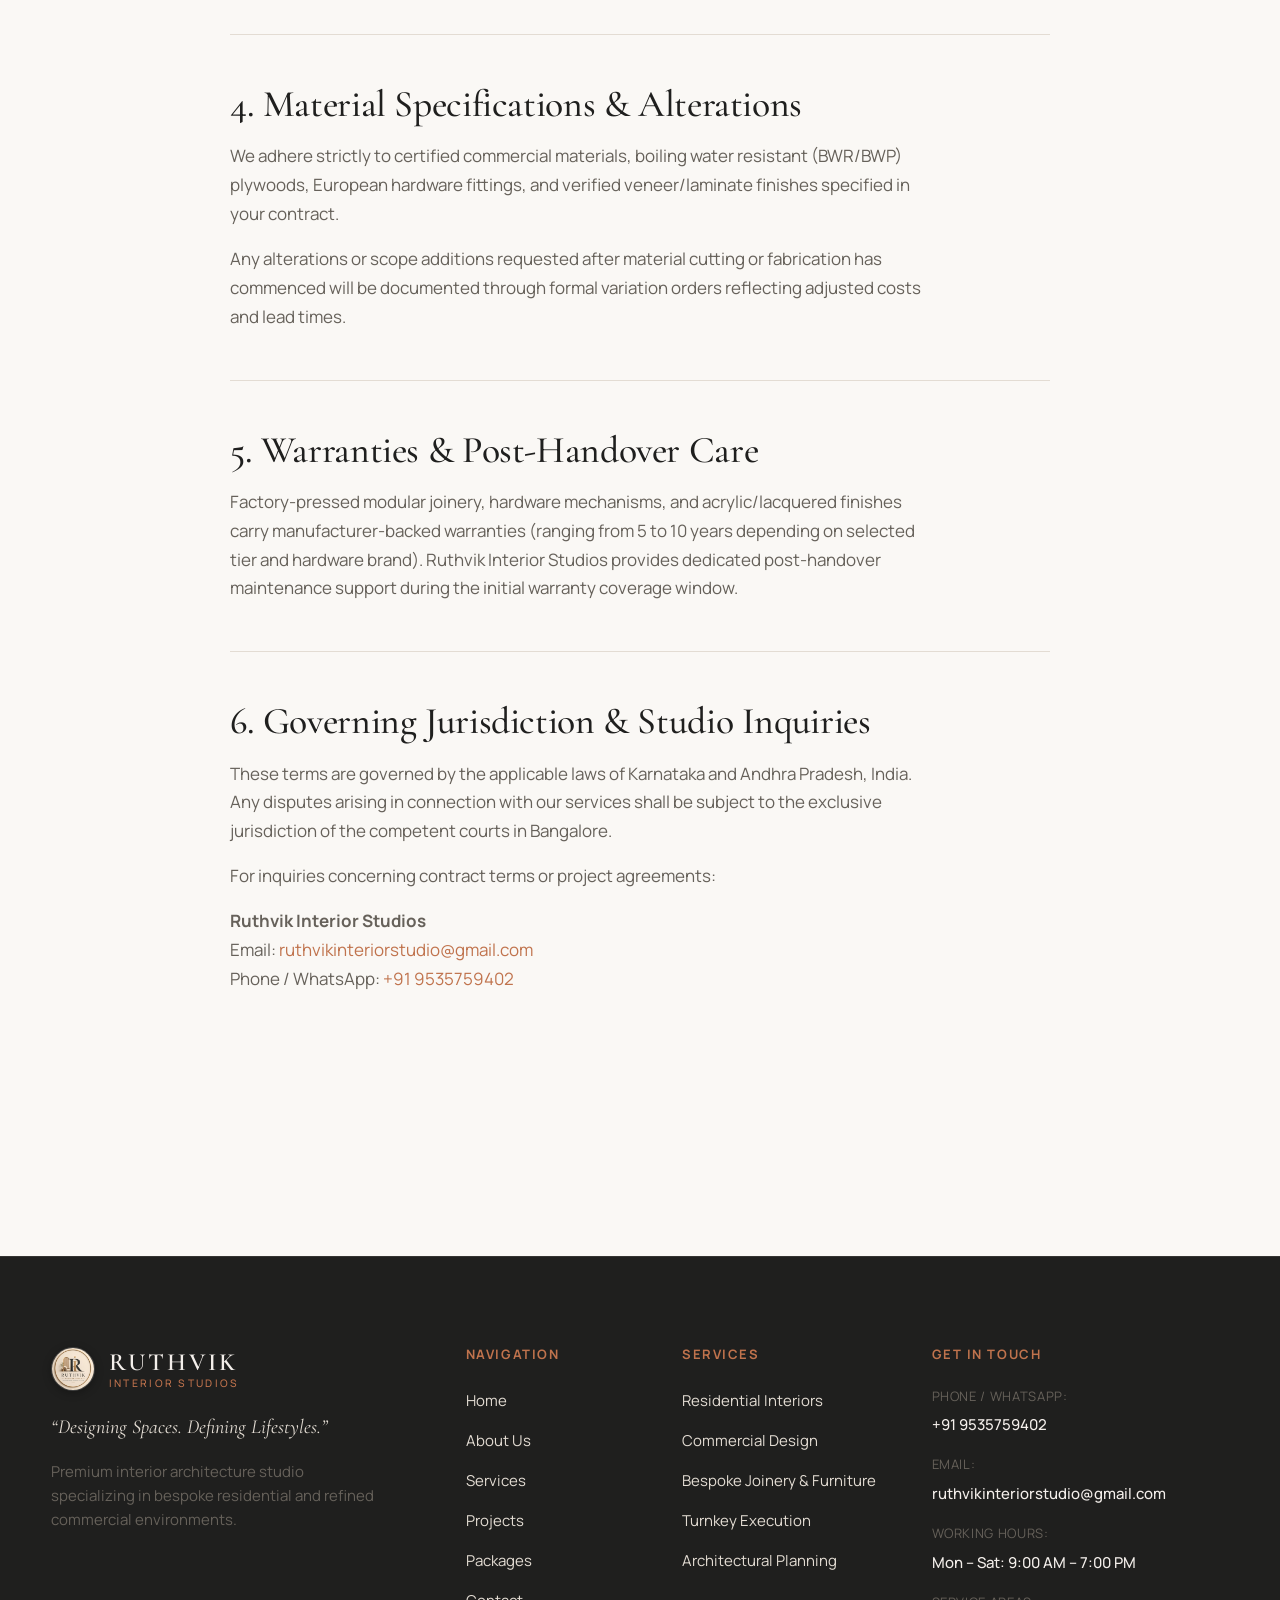
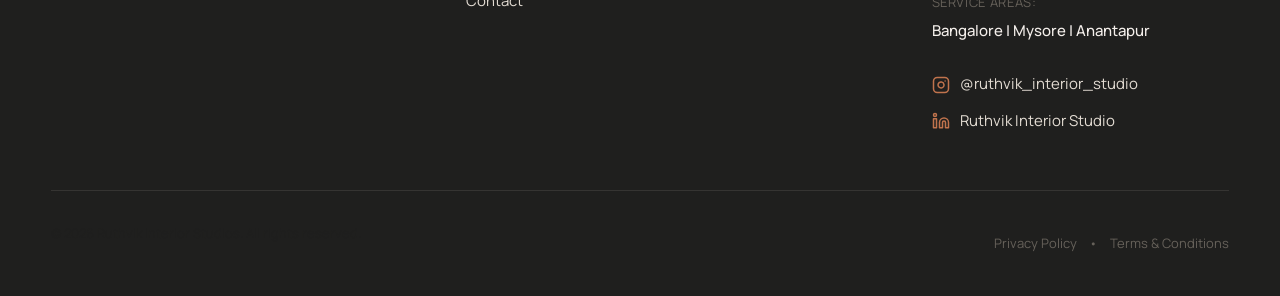
<file: ruthvik_interior/terms.html>
<!DOCTYPE html>
<html lang="en">
<head>
    <meta charset="UTF-8">
    <meta name="viewport" content="width=device-width, initial-scale=1.0">
    <title>Terms & Conditions | Ruthvik Interior Studios</title>
    <meta name="description" content="Terms & Conditions for Ruthvik Interior Studios.">
    
    <!-- Open Graph Metadata -->
    <meta property="og:title" content="Terms & Conditions | Ruthvik Interior Studios">
    <meta property="og:description" content="Terms & Conditions for Ruthvik Interior Studios.">
    <meta property="og:type" content="website">
    <meta property="og:image" content="assets/logo/logo_ruthvik.jpeg">
    <meta property="og:image:width" content="1254">
    <meta property="og:image:height" content="1254">

    <!-- Favicon -->
    <link rel="icon" type="image/jpeg" href="assets/logo/logo_ruthvik.jpeg">
    <link rel="apple-touch-icon" href="assets/logo/logo_ruthvik.jpeg">

    <!-- Google Fonts Preconnect & Font Loading -->
    <link rel="preconnect" href="https://fonts.googleapis.com">
    <link rel="preconnect" href="https://fonts.gstatic.com" crossorigin>
    <link href="https://fonts.googleapis.com/css2?family=Cormorant+Garamond:ital,wght@0,400;0,500;0,600;0,700;1,400;1,600&family=Manrope:wght@400;500;600;700&display=swap" rel="stylesheet">

    <!-- Stylesheets -->
    <link rel="stylesheet" href="css/global.css">
    <link rel="stylesheet" href="css/components.css">
    <link rel="stylesheet" href="css/responsive.css">
</head>
<body>
    <!-- Accessibility Skip Link -->
    <a href="#main-content" class="skip-link">Skip to main content</a>

    <!-- Header Navigation -->
    <header class="site-header" id="site-header">
        <div class="container header-container">
            <a href="index.html" class="brand-logo" aria-label="Ruthvik Interior Studios Home">
                <img src="assets/logo/logo_ruthvik.jpeg" alt="Ruthvik Interior Studios" class="brand-logo-img" width="46" height="46">
                <span class="brand-text">
                    <span class="brand-name">RUTHVIK</span>
                    <span class="brand-tagline">INTERIOR STUDIOS</span>
                </span>
            </a>

            <!-- Desktop Navigation -->
            <nav class="desktop-nav" aria-label="Main Navigation">
                <ul class="nav-list">
                    <li><a href="index.html" class="nav-link">Home</a></li>
                    <li><a href="about.html" class="nav-link">About</a></li>
                    <li><a href="services.html" class="nav-link">Services</a></li>
                    <li><a href="projects.html" class="nav-link">Projects</a></li>
                    <li><a href="packages.html" class="nav-link">Packages</a></li>
                    <li><a href="contact.html" class="nav-link">Contact</a></li>
                </ul>
            </nav>

            <div class="header-actions">
                <a href="https://wa.me/919535759402?text=Hi%20Ruthvik%20Interior%20Studios%2C%20I%20would%20like%20to%20get%20a%20quote%20for%20my%20project." class="btn btn-primary btn-sm header-cta" target="_blank" rel="noopener noreferrer">Get a Quote</a>
                <button class="mobile-nav-toggle" id="mobile-nav-toggle" aria-expanded="false" aria-controls="mobile-nav-drawer" aria-label="Toggle navigation menu">
                    <span class="hamburger-line"></span>
                    <span class="hamburger-line"></span>
                    <span class="hamburger-line"></span>
                </button>
            </div>
        </div>

        <!-- Mobile Navigation Drawer -->
        <div class="mobile-nav-drawer" id="mobile-nav-drawer" aria-hidden="true">
            <div class="mobile-drawer-overlay" id="mobile-drawer-overlay"></div>
            <div class="mobile-drawer-content">
                <div class="mobile-drawer-header">
                    <a href="index.html" class="brand-logo" aria-label="Ruthvik Interior Studios Home">
                        <img src="assets/logo/logo_ruthvik.jpeg" alt="Ruthvik Interior Studios" class="brand-logo-img" width="40" height="40">
                        <span class="brand-text">
                            <span class="brand-name">RUTHVIK</span>
                            <span class="brand-tagline">INTERIOR STUDIOS</span>
                        </span>
                    </a>
                    <button class="mobile-drawer-close" id="mobile-drawer-close" aria-label="Close menu">
                        <svg width="24" height="24" viewBox="0 0 24 24" fill="none" stroke="currentColor" stroke-width="2" stroke-linecap="round" stroke-linejoin="round"><line x1="18" y1="6" x2="6" y2="18"></line><line x1="6" y1="6" x2="18" y2="18"></line></svg>
                    </button>
                </div>
                <nav class="mobile-nav" aria-label="Mobile Navigation">
                    <ul class="mobile-nav-list">
                        <li><a href="index.html" class="mobile-nav-link">Home</a></li>
                        <li><a href="about.html" class="mobile-nav-link">About</a></li>
                        <li><a href="services.html" class="mobile-nav-link">Services</a></li>
                        <li><a href="projects.html" class="mobile-nav-link">Projects</a></li>
                        <li><a href="packages.html" class="mobile-nav-link">Packages</a></li>
                        <li><a href="contact.html" class="mobile-nav-link">Contact</a></li>
                    </ul>
                </nav>
                <div class="mobile-drawer-actions">
                    <a href="https://wa.me/919535759402?text=Hi%20Ruthvik%20Interior%20Studios%2C%20I%20would%20like%20to%20get%20a%20quote%20for%20my%20project." class="btn btn-primary btn-full" target="_blank" rel="noopener noreferrer">Get a Quote</a>
                    <a href="tel:+919535759402" class="btn btn-outline btn-full">Call Us: 9535759402</a>
                </div>
            </div>
        </div>
    </header>

    <!-- Main Content Area -->
    <main id="main-content">
        <!-- Page Hero -->
        <section class="page-hero" aria-label="Terms and Conditions Overview">
            <div class="container">
                <div class="page-hero-content">
                    <span class="eyebrow">TERMS & ENGAGEMENT</span>
                    <h1 class="page-hero-title">Terms & Conditions</h1>
                    <p class="page-hero-description">
                        Professional terms governing design consultations, project scopes, material sign-offs, and turnkey execution with Ruthvik Interior Studios.
                    </p>
                </div>
            </div>
        </section>

        <!-- Legal Content Section -->
        <section class="section bg-warm-white" aria-label="Terms and Conditions Details">
            <div class="container">
                <div class="legal-content">
                    <article class="legal-section">
                        <h2>1. Engagement & Architectural Scope</h2>
                        <p>
                            Ruthvik Interior Studios provides bespoke interior architecture, 3D visualization, material curation, custom joinery, and turnkey contracting services across Bangalore, Mysore, and Anantapur.
                        </p>
                        <p>
                            Every engagement begins with an exploratory design consultation. Project execution proceeds strictly based upon a mutually signed Statement of Work (SOW) or Bill of Quantities (BOQ) detailing specific deliverables, material brands, and payment milestones.
                        </p>
                    </article>

                    <article class="legal-section">
                        <h2>2. Design Proposals & 3D Visualizations</h2>
                        <p>
                            Preliminary sketches, concepts, and 3D renderings are provided as visual guides to represent architectural volume, lighting, and materiality.
                        </p>
                        <p>
                            All original design layouts, custom cabinetry details, and CAD drawings created by Ruthvik Interior Studios remain our intellectual property until formal project sign-off and complete settlement of design consulting fees.
                        </p>
                    </article>

                    <article class="legal-section">
                        <h2>3. Turnkey Execution & Site Conditions</h2>
                        <p>
                            Turnkey delivery timelines (typically 45–60 working days for modular interiors, or project-specific schedules for comprehensive architecture) commence once:
                        </p>
                        <ul>
                            <li>The client approves all final 2D working drawings and 3D design elevations.</li>
                            <li>Site possession is handed over with electrical, water, and civil readiness.</li>
                            <li>The stipulated milestone advance payment has been credited.</li>
                        </ul>
                        <p>
                            Any unforeseen site hindrances, delayed possession by developers, or external civil structural repairs may necessitate proportional adjustments to the completion schedule.
                        </p>
                    </article>

                    <article class="legal-section">
                        <h2>4. Material Specifications & Alterations</h2>
                        <p>
                            We adhere strictly to certified commercial materials, boiling water resistant (BWR/BWP) plywoods, European hardware fittings, and verified veneer/laminate finishes specified in your contract.
                        </p>
                        <p>
                            Any alterations or scope additions requested after material cutting or fabrication has commenced will be documented through formal variation orders reflecting adjusted costs and lead times.
                        </p>
                    </article>

                    <article class="legal-section">
                        <h2>5. Warranties & Post-Handover Care</h2>
                        <p>
                            Factory-pressed modular joinery, hardware mechanisms, and acrylic/lacquered finishes carry manufacturer-backed warranties (ranging from 5 to 10 years depending on selected tier and hardware brand). Ruthvik Interior Studios provides dedicated post-handover maintenance support during the initial warranty coverage window.
                        </p>
                    </article>

                    <article class="legal-section">
                        <h2>6. Governing Jurisdiction & Studio Inquiries</h2>
                        <p>
                            These terms are governed by the applicable laws of Karnataka and Andhra Pradesh, India. Any disputes arising in connection with our services shall be subject to the exclusive jurisdiction of the competent courts in Bangalore.
                        </p>
                        <p>
                            For inquiries concerning contract terms or project agreements:
                        </p>
                        <p>
                            <strong>Ruthvik Interior Studios</strong><br>
                            Email: <a href="mailto:ruthvikinteriorstudio@gmail.com" style="color: var(--color-cta-primary);">ruthvikinteriorstudio@gmail.com</a><br>
                            Phone / WhatsApp: <a href="tel:+919535759402" style="color: var(--color-cta-primary);">+91 9535759402</a>
                        </p>
                    </article>
                </div>
            </div>
        </section>
    </main>

    <!-- Site Footer -->
    <footer class="site-footer">
        <div class="container footer-container">
            <div class="footer-grid">
                <!-- Column 1: Brand Info -->
                <div class="footer-col footer-brand-col">
                    <a href="index.html" class="footer-brand-logo" aria-label="Ruthvik Interior Studios Home">
                        <img src="assets/logo/logo_ruthvik.jpeg" alt="Ruthvik Interior Studios" class="footer-logo-img" width="44" height="44">
                        <span class="brand-text">
                            <span class="brand-name">RUTHVIK</span>
                            <span class="brand-tagline">INTERIOR STUDIOS</span>
                        </span>
                    </a>
                    <p class="footer-tagline">“Designing Spaces. Defining Lifestyles.”</p>
                    <p class="footer-description">Premium interior architecture studio specializing in bespoke residential and refined commercial environments.</p>
                </div>

                <!-- Column 2: Quick Links -->
                <div class="footer-col">
                    <h3 class="footer-heading">Navigation</h3>
                    <ul class="footer-links">
                        <li><a href="index.html">Home</a></li>
                        <li><a href="about.html">About Us</a></li>
                        <li><a href="services.html">Services</a></li>
                        <li><a href="projects.html">Projects</a></li>
                        <li><a href="packages.html">Packages</a></li>
                        <li><a href="contact.html">Contact</a></li>
                    </ul>
                </div>

                <!-- Column 3: Services -->
                <div class="footer-col">
                    <h3 class="footer-heading">Services</h3>
                    <ul class="footer-links">
                        <li><a href="services.html">Residential Interiors</a></li>
                        <li><a href="services.html">Commercial Design</a></li>
                        <li><a href="services.html">Bespoke Joinery & Furniture</a></li>
                        <li><a href="services.html">Turnkey Execution</a></li>
                        <li><a href="services.html">Architectural Planning</a></li>
                    </ul>
                </div>

                <!-- Column 4: Contact & Social -->
                <div class="footer-col footer-contact-col">
                    <h3 class="footer-heading">Get in Touch</h3>
                    <ul class="footer-contact-list">
                        <li>
                            <span class="contact-label">Phone / WhatsApp:</span>
                            <a href="tel:+919535759402" class="contact-link">+91 9535759402</a>
                        </li>
                        <li>
                            <span class="contact-label">Email:</span>
                            <a href="mailto:ruthvikinteriorstudio@gmail.com" class="contact-link">ruthvikinteriorstudio@gmail.com</a>
                        </li>
                        <li>
                            <span class="contact-label">Working Hours:</span>
                            <span class="contact-text">Mon – Sat: 9:00 AM – 7:00 PM</span>
                        </li>
                        <li>
                            <span class="contact-label">Service Areas:</span>
                            <span class="contact-text">Bangalore | Mysore | Anantapur</span>
                        </li>
                    </ul>
                    <div class="footer-social">
                        <a href="https://www.instagram.com/ruthvik_interior_studio/" target="_blank" rel="noopener noreferrer" class="social-link" aria-label="Instagram @ruthvik_interior_studio">
                            <svg width="18" height="18" viewBox="0 0 24 24" fill="none" stroke="currentColor" stroke-width="2" stroke-linecap="round" stroke-linejoin="round"><rect x="2" y="2" width="20" height="20" rx="5" ry="5"></rect><path d="M16 11.37A4 4 0 1 1 12.63 8 4 4 0 0 1 16 11.37z"></path><line x1="17.5" y1="6.5" x2="17.51" y2="6.5"></line></svg>
                            <span>@ruthvik_interior_studio</span>
                        </a>
                        <a href="https://www.linkedin.com/company/ruthvik-interior-studio" target="_blank" rel="noopener noreferrer" class="social-link" aria-label="LinkedIn Ruthvik Interior Studio">
                            <svg width="18" height="18" viewBox="0 0 24 24" fill="none" stroke="currentColor" stroke-width="2" stroke-linecap="round" stroke-linejoin="round"><path d="M16 8a6 6 0 0 1 6 6v7h-4v-7a2 2 0 0 0-2-2 2 2 0 0 0-2 2v7h-4v-7a6 6 0 0 1 6-6z"></path><rect x="2" y="9" width="4" height="12"></rect><circle cx="4" cy="4" r="2"></circle></svg>
                            <span>Ruthvik Interior Studio</span>
                        </a>
                    </div>
                </div>
            </div>

            <!-- Footer Bottom -->
            <div class="footer-bottom">
                <p class="copyright">&copy; 2026 Ruthvik Interior Studios. All rights reserved.</p>
                <div class="footer-bottom-links">
                    <a href="privacy-policy.html">Privacy Policy</a>
                    <span class="divider">•</span>
                    <a href="terms.html">Terms & Conditions</a>
                </div>
            </div>
        </div>
    </footer>

    <!-- Floating WhatsApp Contact Button -->
    <a href="https://wa.me/919535759402?text=Hi%20Ruthvik%20Interior%20Studios%2C%20I%20would%20like%20to%20enquire%20about%20your%20interior%20design%20services." 
       class="floating-whatsapp" 
       target="_blank" 
       rel="noopener noreferrer" 
       aria-label="Chat with Ruthvik Interior Studios on WhatsApp">
        <svg width="28" height="28" viewBox="0 0 24 24" fill="currentColor">
            <path d="M.057 24l1.687-6.163c-1.041-1.804-1.588-3.849-1.587-5.946.003-6.556 5.338-11.891 11.893-11.891 3.181.001 6.167 1.24 8.413 3.488 2.245 2.248 3.481 5.236 3.48 8.414-.003 6.557-5.338 11.892-11.893 11.892-1.99-.001-3.951-.5-5.688-1.448l-6.305 1.654zm6.597-3.807c1.676.995 3.276 1.591 5.392 1.592 5.448 0 9.886-4.434 9.889-9.885.002-5.462-4.415-9.89-9.881-9.892-5.452 0-9.887 4.434-9.889 9.884-.001 2.225.651 3.891 1.746 5.634l-.999 3.648 3.742-.981zm11.387-5.464c-.074-.124-.272-.198-.57-.347-.297-.149-1.758-.868-2.031-.967-.272-.099-.47-.149-.669.149-.198.297-.768.967-.941 1.165-.173.198-.347.223-.644.074-.297-.149-1.255-.462-2.39-1.475-.883-.788-1.48-1.761-1.653-2.059-.173-.297-.018-.458.13-.606.134-.133.297-.347.446-.521.151-.172.2-.296.3-.495.099-.198.05-.372-.025-.521-.075-.148-.669-1.611-.916-2.206-.242-.579-.487-.501-.669-.51l-.57-.01c-.198 0-.52.074-.792.372s-1.04 1.016-1.04 2.479 1.065 2.876 1.213 3.074c.149.198 2.095 3.2 5.076 4.487.709.306 1.263.489 1.694.626.712.226 1.36.194 1.872.118.572-.085 1.758-.719 2.006-1.413.248-.695.248-1.29.173-1.414z"/>
        </svg>
    </a>

    <!-- Scripts -->
    <script src="js/navigation.js" defer></script>
    <script src="js/animations.js" defer></script>
</body>
</html>
</file>
<file: ruthvik_interior/css/global.css>
/* ==========================================================================
   Ruthvik Interior Studios - Visual & Foundational Design Architecture
   Brand Tagline: "Designing Spaces. Defining Lifestyles."
   ========================================================================== */

/* --------------------------------------------------------------------------
   Font Import (Google Fonts: Cormorant Garamond & Manrope)
   -------------------------------------------------------------------------- */
@import url('https://fonts.googleapis.com/css2?family=Cormorant+Garamond:ital,wght@0,400;0,500;0,600;0,700;1,400;1,600&family=Manrope:wght@400;500;600;700&display=swap');

/* --------------------------------------------------------------------------
   Design Tokens & CSS Custom Properties
   -------------------------------------------------------------------------- */
:root {
  /* ==========================================================================
     Client-Approved Color System & Architecture Tokens
     ========================================================================== */
  /* Canvases & Surfaces */
  --color-canvas-primary: #F4EFEB;   /* Primary canvas / warm linen */
  --color-canvas-alt: #F8F5F0;       /* Alternate soft canvas */
  --color-surface-warm: #FAF8F5;     /* Surface / warm white */

  /* Terracottas & Siennas (Restrained Calls to Action & Accents) */
  --color-cta-primary: #C0734D;      /* Primary CTA terracotta */
  --color-cta-hover: #B35E38;        /* Stronger CTA / hover terracotta */
  --color-sienna: #9D4D28;           /* Secondary burnt sienna */

  /* Charcoals (Headings, Body Text & Dark Editorial Sections) */
  --color-charcoal-primary: #1F1F1E; /* Primary charcoal */
  --color-charcoal-alt: #2B2A28;     /* Alternate charcoal */

  /* Dividers & Borders */
  --color-hairline: #E3DCD3;         /* Hairline taupe / subtle dividers */
  --color-border-dark: #353432;      /* Hairline divider for charcoal sections */

  /* Text & Contextual Tokens */
  --color-text-main: var(--color-charcoal-primary);
  --color-text-muted: #66615A;       /* High-contrast WCAG-compliant muted body tone */
  --color-text-light: #FAF8F5;       /* Warm white text for dark editorial sections */
  --color-bg-main: var(--color-canvas-primary);

  /* Semantic Aliases for Global Consistency */
  --color-primary: var(--color-charcoal-primary);
  --color-primary-light: var(--color-charcoal-alt);
  --color-secondary: var(--color-text-muted);
  --color-accent: var(--color-cta-primary);
  --color-accent-hover: var(--color-cta-hover);
  --color-accent-secondary: var(--color-sienna);
  --color-border: var(--color-hairline);
  --color-white: var(--color-surface-warm);
  --color-ivory: var(--color-canvas-primary);
  --color-linen: var(--color-canvas-primary);
  --color-soft-canvas: var(--color-canvas-alt);
  --color-warm-white: var(--color-surface-warm);
  --color-beige: var(--color-hairline);

  --color-error: #B93838;
  --color-success: #387F53;

  /* Typography Families */
  --font-heading: 'Cormorant Garamond', Georgia, 'Times New Roman', serif;
  --font-body: 'Manrope', -apple-system, BlinkMacSystemFont, 'Segoe UI', Roboto, sans-serif;

  /* Fluid Editorial Typography Scale using clamp() */
  --font-size-xs: clamp(0.75rem, 0.72rem + 0.15vw, 0.8125rem);   /* ~12px - 13px */
  --font-size-sm: clamp(0.85rem, 0.82rem + 0.18vw, 0.9375rem);   /* ~13.5px - 15px */
  --font-size-base: clamp(0.975rem, 0.94rem + 0.2vw, 1.0625rem); /* ~15.5px - 17px */
  --font-size-lg: clamp(1.125rem, 1.05rem + 0.35vw, 1.25rem);    /* ~18px - 20px */
  --font-size-xl: clamp(1.35rem, 1.22rem + 0.65vw, 1.65rem);     /* ~21.5px - 26.4px */
  --font-size-2xl: clamp(1.75rem, 1.5rem + 1.25vw, 2.35rem);    /* ~28px - 37.6px */
  --font-size-3xl: clamp(2.25rem, 1.85rem + 2vw, 3.35rem);      /* ~36px - 53.6px */
  --font-size-4xl: clamp(2.85rem, 2.15rem + 3.2vw, 4.5rem);     /* ~45.6px - 72px */

  --font-weight-regular: 400;
  --font-weight-medium: 500;
  --font-weight-semibold: 600;
  --font-weight-bold: 700;

  --line-height-heading: 1.15;
  --line-height-body: 1.65;
  --line-height-tight: 1.3;

  /* Layout & Spacing System */
  --container-max-width: 1360px;
  --container-narrow-max-width: 780px;
  --container-padding: clamp(1.25rem, 4vw, 3.5rem);

  --section-padding-y: clamp(3.5rem, 7vw, 7.5rem);
  --section-padding-y-sm: clamp(2.25rem, 4vw, 4.25rem);
  --section-padding-y-lg: clamp(5rem, 10vw, 10.5rem);

  /* Transitions & Motion */
  --transition-fast: 0.2s cubic-bezier(0.25, 1, 0.5, 1);
  --transition-normal: 0.35s cubic-bezier(0.25, 1, 0.5, 1);
  --transition-slow: 0.6s cubic-bezier(0.22, 1, 0.36, 1);

  /* Subtle Architectural Borders & Radius */
  --radius-xs: 2px;
  --radius-sm: 4px;
  --radius-md: 6px;

  /* Focus & Elevation (Architectural & Restrained) */
  --shadow-subtle: 0 4px 20px rgba(31, 31, 30, 0.04);
  --shadow-elevation: 0 12px 40px rgba(31, 31, 30, 0.07);

  /* Layering Z-Index Scale */
  --z-negative: -1;
  --z-base: 1;
  --z-header: 100;
  --z-overlay: 200;
  --z-modal: 300;
}

/* ==========================================================================
   CSS Reset & Accessibility Baseline
   ========================================================================== */

*,
*::before,
*::after {
  box-sizing: border-box;
  margin: 0;
  padding: 0;
}

html {
  font-size: 16px;
  scroll-behavior: smooth;
  -webkit-text-size-adjust: 100%;
}

body {
  font-family: var(--font-body);
  font-size: var(--font-size-base);
  font-weight: var(--font-weight-regular);
  color: var(--color-text-main);
  background-color: var(--color-bg-main);
  line-height: var(--line-height-body);
  -webkit-font-smoothing: antialiased;
  -moz-osx-font-smoothing: grayscale;
  text-rendering: optimizeLegibility;
  overflow-x: hidden;
  min-height: 100vh;
  display: flex;
  flex-direction: column;
}

body.nav-open {
  overflow: hidden !important;
}

/* Accessible Focus States */
:focus-visible {
  outline: 2px solid var(--color-accent);
  outline-offset: 4px;
}

/* Prefers Reduced Motion */
@media (prefers-reduced-motion: reduce) {
  *,
  *::before,
  *::after {
    animation-duration: 0.01ms !important;
    animation-iteration-count: 1 !important;
    transition-duration: 0.01ms !important;
    scroll-behavior: auto !important;
  }
}

/* ==========================================================================
   Global Typography
   ========================================================================== */

h1, h2, h3, h4, h5, h6 {
  font-family: var(--font-heading);
  color: var(--color-primary);
  line-height: var(--line-height-heading);
  font-weight: var(--font-weight-medium);
  letter-spacing: -0.01em;
  text-wrap: balance;
}

h1, .h1 {
  font-size: var(--font-size-4xl);
  font-weight: var(--font-weight-regular);
}

h2, .h2 {
  font-size: var(--font-size-3xl);
  font-weight: var(--font-weight-medium);
}

h3, .h3 {
  font-size: var(--font-size-2xl);
}

h4, .h4 {
  font-size: var(--font-size-xl);
}

h5, .h5 {
  font-size: var(--font-size-lg);
  font-family: var(--font-body);
  font-weight: var(--font-weight-semibold);
  letter-spacing: 0.02em;
}

h6, .h6 {
  font-size: var(--font-size-sm);
  font-family: var(--font-body);
  font-weight: var(--font-weight-semibold);
  text-transform: uppercase;
  letter-spacing: 0.1em;
}

p {
  margin-bottom: 1.25rem;
  color: var(--color-text-main);
  max-width: 70ch;
}

p:last-child {
  margin-bottom: 0;
}

.text-lead {
  font-size: var(--font-size-lg);
  line-height: 1.55;
  color: var(--color-primary);
  font-weight: var(--font-weight-regular);
}

.text-muted {
  color: var(--color-secondary);
}

.text-subtle {
  font-size: var(--font-size-sm);
  color: var(--color-secondary);
}

.eyebrow {
  display: inline-block;
  font-family: var(--font-body);
  font-size: var(--font-size-xs);
  font-weight: var(--font-weight-semibold);
  text-transform: uppercase;
  letter-spacing: 0.15em;
  color: var(--color-sienna);
  margin-bottom: 0.75rem;
}

/* ==========================================================================
   Links & Interactive Text Elements
   ========================================================================== */

a {
  color: inherit;
  text-decoration: none;
  transition: color var(--transition-fast);
}

.link-underline {
  position: relative;
  display: inline-block;
  color: var(--color-primary);
  font-weight: var(--font-weight-medium);
}

.link-underline::after {
  content: '';
  position: absolute;
  bottom: -2px;
  left: 0;
  width: 100%;
  height: 1px;
  background-color: var(--color-primary);
  transform: scaleX(1);
  transform-origin: bottom right;
  transition: transform var(--transition-fast), background-color var(--transition-fast);
}

.link-underline:hover {
  color: var(--color-accent);
}

.link-underline:hover::after {
  background-color: var(--color-accent);
}

/* ==========================================================================
   Media & Image Baseline
   ========================================================================== */

img, picture, video, canvas, svg {
  display: block;
  max-width: 100%;
  height: auto;
}

figure {
  margin: 0;
}

figcaption {
  font-size: var(--font-size-xs);
  color: var(--color-secondary);
  margin-top: 0.5rem;
  font-style: italic;
}

/* ==========================================================================
   Button Architecture (Touch Accessible)
   ========================================================================== */

.btn {
  display: inline-flex;
  align-items: center;
  justify-content: center;
  gap: 0.75rem;
  min-height: 48px;
  padding: 0.875rem 2rem;
  font-family: var(--font-body);
  font-size: var(--font-size-sm);
  font-weight: var(--font-weight-semibold);
  letter-spacing: 0.08em;
  text-transform: uppercase;
  border-radius: var(--radius-xs);
  border: 1px solid transparent;
  background-color: transparent;
  color: var(--color-primary);
  cursor: pointer;
  white-space: nowrap;
  user-select: none;
  transition: background-color var(--transition-fast), 
              color var(--transition-fast), 
              border-color var(--transition-fast),
              transform var(--transition-fast);
}

.btn-primary {
  background-color: var(--color-cta-primary);
  color: var(--color-surface-warm);
  border-color: var(--color-cta-primary);
  font-weight: var(--font-weight-semibold);
}

.btn-primary:hover {
  background-color: var(--color-cta-hover);
  border-color: var(--color-cta-hover);
  color: var(--color-surface-warm);
}

.btn-primary:active {
  background-color: var(--color-sienna);
  border-color: var(--color-sienna);
}

.btn-secondary {
  background-color: var(--color-charcoal-primary);
  color: var(--color-surface-warm);
  border-color: var(--color-charcoal-primary);
}

.btn-secondary:hover {
  background-color: var(--color-charcoal-alt);
  border-color: var(--color-charcoal-alt);
  color: var(--color-surface-warm);
}

.btn-outline {
  border-color: var(--color-charcoal-primary);
  color: var(--color-charcoal-primary);
  background-color: transparent;
}

.btn-outline:hover {
  background-color: var(--color-charcoal-primary);
  border-color: var(--color-charcoal-primary);
  color: var(--color-surface-warm);
}

.btn-outline-terracotta {
  border-color: var(--color-cta-primary);
  color: var(--color-sienna);
  background-color: transparent;
}

.btn-outline-terracotta:hover {
  background-color: var(--color-cta-primary);
  border-color: var(--color-cta-primary);
  color: var(--color-surface-warm);
}

.btn:active {
  transform: translateY(1px);
}

.btn:disabled, .btn.disabled {
  opacity: 0.5;
  cursor: not-allowed;
  pointer-events: none;
}

/* ==========================================================================
   Container & Section System
   ========================================================================== */

.container {
  width: 100%;
  max-width: var(--container-max-width);
  margin-left: auto;
  margin-right: auto;
  padding-left: var(--container-padding);
  padding-right: var(--container-padding);
}

.container-narrow {
  width: 100%;
  max-width: var(--container-narrow-max-width);
  margin-left: auto;
  margin-right: auto;
  padding-left: var(--container-padding);
  padding-right: var(--container-padding);
}

.section {
  padding-top: var(--section-padding-y);
  padding-bottom: var(--section-padding-y);
  position: relative;
}

.section-sm {
  padding-top: var(--section-padding-y-sm);
  padding-bottom: var(--section-padding-y-sm);
}

.section-lg {
  padding-top: var(--section-padding-y-lg);
  padding-bottom: var(--section-padding-y-lg);
}

/* Section Background Variations (Intentional Client Color System) */
.bg-canvas,
.bg-linen,
.bg-ivory {
  background-color: var(--color-canvas-primary);
  color: var(--color-charcoal-primary);
}

.bg-soft-canvas {
  background-color: var(--color-canvas-alt);
  color: var(--color-charcoal-primary);
}

.bg-surface,
.bg-warm-white,
.bg-white {
  background-color: var(--color-surface-warm);
  color: var(--color-charcoal-primary);
}

.bg-charcoal,
.bg-primary { 
  background-color: var(--color-charcoal-primary); 
  color: var(--color-canvas-primary); 
}

.bg-charcoal h1, .bg-charcoal h2, .bg-charcoal h3, .bg-charcoal h4,
.bg-primary h1, .bg-primary h2, .bg-primary h3, .bg-primary h4 {
  color: var(--color-surface-warm);
}

.bg-charcoal p,
.bg-primary p {
  color: #B5AEA5;
}

.hairline-divider {
  height: 1px;
  background-color: var(--color-hairline);
  border: none;
  margin: 3rem 0;
  width: 100%;
}

.hairline-border-top {
  border-top: 1px solid var(--color-hairline);
}

.hairline-border-bottom {
  border-bottom: 1px solid var(--color-hairline);
}

/* ==========================================================================
   Basic Form Control Baseline
   ========================================================================== */

.form-group {
  margin-bottom: 1.5rem;
  display: flex;
  flex-direction: column;
  gap: 0.5rem;
}

label {
  font-size: var(--font-size-xs);
  font-weight: var(--font-weight-semibold);
  text-transform: uppercase;
  letter-spacing: 0.08em;
  color: var(--color-primary);
}

input[type="text"],
input[type="email"],
input[type="tel"],
select,
textarea {
  width: 100%;
  padding: 0.875rem 1rem;
  font-family: var(--font-body);
  font-size: var(--font-size-base);
  color: var(--color-primary);
  background-color: var(--color-white);
  border: 1px solid var(--color-border);
  border-radius: var(--radius-xs);
  transition: border-color var(--transition-fast), box-shadow var(--transition-fast);
  appearance: none;
}

input[type="text"]:focus,
input[type="email"]:focus,
input[type="tel"]:focus,
select:focus,
textarea:focus {
  outline: none;
  border-color: var(--color-accent);
  box-shadow: 0 0 0 1px var(--color-accent);
}

textarea {
  min-height: 140px;
  resize: vertical;
}

/* ==========================================================================
   Accessibility Utilities
   ========================================================================== */

.visually-hidden,
.sr-only {
  position: absolute !important;
  width: 1px !important;
  height: 1px !important;
  padding: 0 !important;
  margin: -1px !important;
  overflow: hidden !important;
  clip: rect(0, 0, 0, 0) !important;
  white-space: nowrap !important;
  border: 0 !important;
}

.skip-link {
  position: absolute;
  top: -100px;
  left: 1rem;
  background: var(--color-accent);
  color: var(--color-white);
  padding: 0.75rem 1.5rem;
  z-index: var(--z-modal);
  font-weight: var(--font-weight-semibold);
  transition: top var(--transition-fast);
  border-radius: var(--radius-xs);
}

.skip-link:focus {
  top: 1rem;
}
</file>
<file: ruthvik_interior/css/components.css>
/* ==========================================================================
   Ruthvik Interior Studios - Site Components & Section Styles
   Includes Site Shell, Editorial Homepage, Services, Projects, Packages & About
   ========================================================================== */

/* --------------------------------------------------------------------------
   Header & Navigation Component
   -------------------------------------------------------------------------- */
.site-header {
  position: sticky;
  top: 0;
  left: 0;
  width: 100%;
  z-index: var(--z-header);
  background-color: rgba(24, 23, 22, 0.94);
  backdrop-filter: blur(16px);
  -webkit-backdrop-filter: blur(16px);
  border-bottom: 1px solid rgba(255, 255, 255, 0.08);
  box-shadow: 0 2px 16px rgba(0, 0, 0, 0.18);
  transition: background-color var(--transition-normal), 
              box-shadow var(--transition-normal), 
              border-color var(--transition-normal),
              padding var(--transition-normal);
  padding: 0;
}

.site-header.scrolled {
  background-color: rgba(22, 21, 20, 0.97);
  backdrop-filter: blur(18px);
  -webkit-backdrop-filter: blur(18px);
  box-shadow: 0 4px 24px rgba(0, 0, 0, 0.32);
  border-bottom-color: rgba(255, 255, 255, 0.12);
}

.header-container {
  display: flex;
  align-items: center;
  justify-content: space-between;
  height: 76px;
  transition: height var(--transition-normal);
}

.site-header.scrolled .header-container {
  height: 66px;
}

/* Brand Logo / Wordmark - Studio Architectural Aesthetic */
.brand-logo {
  display: inline-flex;
  align-items: center;
  gap: 0.85rem;
  text-decoration: none;
  line-height: 1;
}

.brand-logo:focus-visible {
  outline: 2px solid var(--color-cta-primary);
  outline-offset: 4px;
  border-radius: 4px;
}

.brand-logo-img {
  height: 46px;
  width: 46px;
  border-radius: 50%;
  object-fit: contain;
  display: block;
  flex-shrink: 0;
  border: 1px solid rgba(255, 255, 255, 0.16);
  box-shadow: 0 2px 8px rgba(0, 0, 0, 0.28);
  transition: transform var(--transition-fast), border-color var(--transition-fast);
}

.site-header.scrolled .brand-logo-img {
  height: 40px;
  width: 40px;
}

.brand-logo:hover .brand-logo-img {
  transform: scale(1.03);
  border-color: rgba(212, 163, 115, 0.5);
}

.brand-text {
  display: inline-flex;
  flex-direction: column;
  justify-content: center;
  text-align: left;
}

.brand-name {
  font-family: var(--font-heading);
  font-size: 1.4rem;
  font-weight: 600;
  letter-spacing: 0.14em;
  color: #FAF8F5; /* Warm light ivory */
  text-transform: uppercase;
  line-height: 1;
  transition: color var(--transition-fast);
}

.brand-logo:hover .brand-name,
.brand-logo:focus-visible .brand-name {
  color: #FFFFFF;
}

.brand-tagline {
  font-family: var(--font-body);
  font-size: 0.5625rem;
  font-weight: 600;
  letter-spacing: 0.24em;
  color: #D48B6A; /* Refined terracotta accent */
  text-transform: uppercase;
  margin-top: 4px;
  line-height: 1;
  transition: color var(--transition-fast);
}

.brand-logo:hover .brand-tagline,
.brand-logo:focus-visible .brand-tagline {
  color: #E8A282;
}

/* Desktop Navigation Links */
.desktop-nav {
  display: flex;
  align-items: center;
}

.nav-list {
  display: flex;
  align-items: center;
  gap: clamp(1.25rem, 2.2vw, 2.25rem);
  list-style: none;
  margin: 0;
  padding: 0;
}

.nav-link {
  font-family: var(--font-body);
  font-size: 0.8125rem;
  font-weight: 500;
  letter-spacing: 0.12em;
  color: rgba(250, 248, 245, 0.78);
  text-transform: uppercase;
  padding: 0.5rem 0.25rem;
  position: relative;
  text-decoration: none;
  transition: color var(--transition-fast);
}

.nav-link::after {
  content: '';
  position: absolute;
  bottom: -2px;
  left: 0;
  width: 0;
  height: 2px;
  border-radius: 2px;
  background-color: var(--color-cta-primary);
  transition: width var(--transition-normal);
}

.nav-link:hover {
  color: #FFFFFF;
}

.nav-link:hover::after {
  width: 100%;
}

.nav-link.active,
.nav-link[aria-current="page"] {
  color: #FAF8F5;
  font-weight: 600;
}

.nav-link.active::after,
.nav-link[aria-current="page"]::after {
  width: 100%;
}

.nav-link:focus-visible {
  outline: 2px solid var(--color-cta-primary);
  outline-offset: 4px;
  border-radius: 2px;
  color: #FFFFFF;
}

.header-actions {
  display: flex;
  align-items: center;
  gap: 1rem;
}

/* Minimal-Luxury Terracotta Pill Button CTA (Eliminates rectangular box appearance) */
.header-cta,
.header-actions .header-cta {
  display: inline-flex;
  align-items: center;
  justify-content: center;
  min-height: 40px !important;
  height: 40px;
  padding: 0.5rem 1.45rem !important;
  font-family: var(--font-body);
  font-size: 0.775rem !important;
  font-weight: 600 !important;
  letter-spacing: 0.1em !important;
  text-transform: uppercase !important;
  border-radius: 9999px !important;
  background: var(--color-cta-primary) !important;
  color: #FAF8F5 !important;
  border: 1px solid rgba(255, 255, 255, 0.16) !important;
  box-shadow: 0 2px 10px rgba(192, 115, 77, 0.28) !important;
  text-decoration: none;
  white-space: nowrap;
  cursor: pointer;
  transition: background var(--transition-fast), 
              transform var(--transition-fast), 
              box-shadow var(--transition-fast),
              border-color var(--transition-fast) !important;
}

.header-cta:hover,
.header-actions .header-cta:hover {
  background: #B06540 !important;
  border-color: rgba(255, 255, 255, 0.3) !important;
  color: #FFFFFF !important;
  transform: translateY(-1px);
  box-shadow: 0 4px 16px rgba(192, 115, 77, 0.42) !important;
}

.header-cta:active,
.header-actions .header-cta:active {
  transform: translateY(0);
  box-shadow: 0 1px 4px rgba(192, 115, 77, 0.25) !important;
}

.header-cta:focus-visible,
.header-actions .header-cta:focus-visible {
  outline: 2px solid #E8A282 !important;
  outline-offset: 3px !important;
}

/* --------------------------------------------------------------------------
   Mobile Navigation Toggle & Drawer
   -------------------------------------------------------------------------- */
.mobile-nav-toggle {
  display: none;
  flex-direction: column;
  justify-content: center;
  align-items: center;
  gap: 5px;
  width: 44px;
  height: 44px;
  background: transparent;
  border: none;
  cursor: pointer;
  padding: 8px;
  border-radius: var(--radius-xs);
  z-index: calc(var(--z-overlay) + 1);
  transition: background-color var(--transition-fast);
}

.mobile-nav-toggle:focus-visible {
  outline: 2px solid var(--color-accent);
  outline-offset: 2px;
}

.hamburger-line {
  display: block;
  width: 22px;
  height: 2px;
  background-color: #FAF8F5;
  border-radius: 2px;
  transition: transform var(--transition-normal), 
              opacity var(--transition-normal), 
              background-color var(--transition-normal);
}

.mobile-nav-toggle[aria-expanded="true"] .hamburger-line:nth-child(1) {
  transform: translateY(7px) rotate(45deg);
}

.mobile-nav-toggle[aria-expanded="true"] .hamburger-line:nth-child(2) {
  opacity: 0;
}

.mobile-nav-toggle[aria-expanded="true"] .hamburger-line:nth-child(3) {
  transform: translateY(-7px) rotate(-45deg);
}

/* Mobile Drawer Structure */
.mobile-nav-drawer {
  position: fixed;
  top: 0;
  left: 0;
  width: 100%;
  height: 100vh;
  z-index: var(--z-overlay);
  visibility: hidden;
  pointer-events: none;
  transition: visibility var(--transition-normal);
}

.mobile-nav-drawer.active {
  visibility: visible;
  pointer-events: auto;
}

.mobile-drawer-overlay {
  position: absolute;
  top: 0;
  left: 0;
  width: 100%;
  height: 100%;
  background-color: rgba(31, 31, 30, 0.5);
  opacity: 0;
  transition: opacity var(--transition-normal);
  backdrop-filter: blur(4px);
}

.mobile-nav-drawer.active .mobile-drawer-overlay {
  opacity: 1;
}

.mobile-drawer-content {
  position: absolute;
  top: 0;
  right: 0;
  width: 85%;
  max-width: 380px;
  height: 100%;
  background-color: var(--color-canvas-alt);
  box-shadow: -8px 0 30px rgba(31, 31, 30, 0.12);
  display: flex;
  flex-direction: column;
  padding: 2rem 1.75rem;
  transform: translateX(100%);
  transition: transform var(--transition-normal);
  overflow-y: auto;
}

.mobile-nav-drawer.active .mobile-drawer-content {
  transform: translateX(0);
}

.mobile-drawer-header {
  display: flex;
  align-items: center;
  justify-content: space-between;
  padding-bottom: 1.5rem;
  border-bottom: 1px solid var(--color-hairline);
  margin-bottom: 2rem;
}

.mobile-drawer-close {
  background: transparent;
  border: none;
  cursor: pointer;
  color: var(--color-primary);
  width: 40px;
  height: 40px;
  display: flex;
  align-items: center;
  justify-content: center;
  border-radius: var(--radius-xs);
  transition: color var(--transition-fast);
}

.mobile-drawer-close:hover {
  color: var(--color-accent);
}

.mobile-nav-list {
  list-style: none;
  display: flex;
  flex-direction: column;
  gap: 1.25rem;
}

.mobile-nav-link {
  font-family: var(--font-heading);
  font-size: 1.5rem;
  font-weight: 500;
  color: var(--color-primary);
  text-decoration: none;
  display: block;
  transition: color var(--transition-fast), transform var(--transition-fast);
}

.mobile-nav-link:hover,
.mobile-nav-link.active {
  color: var(--color-accent);
  transform: translateX(4px);
}

.mobile-drawer-actions {
  margin-top: auto;
  padding-top: 2rem;
  border-top: 1px solid var(--color-hairline);
  display: flex;
  flex-direction: column;
  gap: 0.875rem;
}

.mobile-drawer-actions .btn {
  border-radius: 9999px !important;
  font-size: 0.8125rem;
  font-weight: 600;
  letter-spacing: 0.08em;
  min-height: 44px;
}

.mobile-drawer-actions .btn-primary {
  background-color: var(--color-cta-primary);
  border-color: var(--color-cta-primary);
  color: #FAF8F5 !important;
  box-shadow: 0 2px 10px rgba(192, 115, 77, 0.28);
}

.btn-full {
  width: 100%;
  text-align: center;
}

/* --------------------------------------------------------------------------
   Refined Architectural Image Frames (Image-Led Framing)
   -------------------------------------------------------------------------- */
.architectural-frame {
  width: 100%;
  position: relative;
  overflow: hidden;
  background-color: var(--color-canvas-alt);
  border: 1px solid var(--color-hairline);
  border-radius: var(--radius-xs);
  display: flex;
  align-items: center;
  justify-content: center;
  transition: border-color var(--transition-normal), box-shadow var(--transition-normal);
}

.architectural-frame-inner {
  position: relative;
  z-index: 3;
  display: flex;
  flex-direction: column;
  align-items: center;
  text-align: center;
  padding: 2rem;
  gap: 0.75rem;
}

.architectural-blueprint-svg {
  width: 72px;
  height: 72px;
  color: var(--color-secondary);
  opacity: 0.45;
  transition: transform var(--transition-slow), opacity var(--transition-normal);
}

.architectural-frame:hover .architectural-blueprint-svg {
  transform: scale(1.05);
  opacity: 0.65;
}

.architectural-frame-label {
  font-family: var(--font-body);
  font-size: 0.6875rem;
  font-weight: 600;
  letter-spacing: 0.16em;
  text-transform: uppercase;
  color: var(--color-secondary);
}

.architectural-frame-meta {
  font-family: var(--font-heading);
  font-size: 1.125rem;
  font-weight: 500;
  color: var(--color-primary);
  font-style: italic;
}

/* Overlay real image when available */
.architectural-frame img {
  position: absolute;
  top: 0;
  left: 0;
  width: 100%;
  height: 100%;
  object-fit: cover;
  z-index: 4;
  transition: transform var(--transition-slow);
}

.architectural-frame:hover img {
  transform: scale(1.03);
}

/* Aspect Ratios */
.aspect-hero { aspect-ratio: 16 / 10; }
.aspect-landscape { aspect-ratio: 4 / 3; }
.aspect-wide { aspect-ratio: 16 / 9; }
.aspect-portrait { aspect-ratio: 3 / 4; }
.aspect-tall { aspect-ratio: 4 / 5; }
.aspect-square { aspect-ratio: 1 / 1; }
.aspect-panoramic { aspect-ratio: 21 / 9; }

/* --------------------------------------------------------------------------
   Page Hero Section (Shared Inner Pages Header)
   -------------------------------------------------------------------------- */
.page-hero {
  padding-top: clamp(3.5rem, 6vw, 6.5rem);
  padding-bottom: clamp(3rem, 5vw, 5rem);
  background-color: var(--color-canvas-primary);
  border-bottom: 1px solid var(--color-hairline);
}

.page-hero-content {
  max-width: 820px;
}

.page-hero-title {
  font-size: var(--font-size-4xl);
  font-weight: 500;
  line-height: 1.12;
  margin-bottom: 1.25rem;
  color: var(--color-primary);
}

.page-hero-description {
  font-size: var(--font-size-lg);
  color: var(--color-secondary);
  line-height: 1.65;
  max-width: 65ch;
}

/* --------------------------------------------------------------------------
   Section: Homepage Hero
   -------------------------------------------------------------------------- */
.hero-section {
  padding-top: clamp(3rem, 6vw, 5.5rem);
  padding-bottom: clamp(4rem, 8vw, 7.5rem);
  background-color: var(--color-canvas-primary);
  position: relative;
}

.hero-grid {
  display: grid;
  grid-template-columns: 1.15fr 1fr;
  gap: clamp(3rem, 5vw, 5.5rem);
  align-items: center;
}

.hero-content {
  display: flex;
  flex-direction: column;
  align-items: flex-start;
}

.hero-title {
  font-size: var(--font-size-4xl);
  font-weight: 500;
  color: var(--color-primary);
  margin-bottom: 1.5rem;
  letter-spacing: -0.015em;
  line-height: 1.12;
}

.hero-description {
  font-size: var(--font-size-lg);
  color: var(--color-secondary);
  line-height: 1.65;
  margin-bottom: 2.5rem;
  max-width: 52ch;
}

.hero-actions {
  display: flex;
  align-items: center;
  gap: 1.25rem;
  flex-wrap: wrap;
}

.hero-image-box {
  box-shadow: var(--shadow-elevation);
  border-radius: var(--radius-xs);
  border: 1px solid var(--color-hairline);
  overflow: hidden;
  background-color: var(--color-canvas-alt);
}

/* --------------------------------------------------------------------------
   Editorial Section Headers
   -------------------------------------------------------------------------- */
.section-header {
  display: flex;
  flex-direction: column;
  align-items: flex-start;
  margin-bottom: clamp(2.5rem, 5vw, 4rem);
  max-width: 680px;
}

.section-header.center {
  align-items: center;
  text-align: center;
  margin-left: auto;
  margin-right: auto;
}

.section-title {
  font-size: var(--font-size-3xl);
  margin-bottom: 0.75rem;
  font-weight: 500;
}

.section-subtitle {
  font-size: var(--font-size-base);
  color: var(--color-secondary);
  line-height: 1.65;
}

/* --------------------------------------------------------------------------
   EDITORIAL SERVICES PAGE ARCHITECTURE (No Boxed Cards)
   -------------------------------------------------------------------------- */
.editorial-services-lead {
  display: grid;
  grid-template-columns: 1fr 1.2fr;
  gap: clamp(2.5rem, 5vw, 5rem);
  align-items: flex-start;
  padding-bottom: clamp(3rem, 6vw, 5rem);
  border-bottom: 1px solid var(--color-border);
  margin-bottom: clamp(3rem, 6vw, 5rem);
}

.services-lead-narrative h2 {
  font-size: var(--font-size-3xl);
  line-height: 1.2;
}

.services-lead-list {
  display: flex;
  flex-direction: column;
  gap: 1.5rem;
}

.service-narrative-item {
  display: block;
  padding-bottom: 1.5rem;
  border-bottom: 1px solid var(--color-border);
}

.service-narrative-item:last-child {
  border-bottom: none;
  padding-bottom: 0;
}

.service-narrative-num {
  font-family: var(--font-heading);
  font-size: 1.35rem;
  color: var(--color-accent);
  font-weight: 600;
  line-height: 1;
  padding-top: 2px;
}

.service-narrative-content h3 {
  font-family: var(--font-heading);
  font-size: 1.35rem;
  font-weight: 500;
  color: var(--color-primary);
  margin-bottom: 0.35rem;
}

.service-narrative-content p {
  font-size: var(--font-size-sm);
  color: var(--color-secondary);
  line-height: 1.6;
  margin-bottom: 0;
}

/* Residential Showcase Block & Alternating Sections */
.residential-showcase {
  display: grid;
  grid-template-columns: 1.15fr 1fr;
  gap: clamp(3rem, 6vw, 5.5rem);
  align-items: center;
  padding-bottom: clamp(4rem, 7vw, 6.5rem);
  border-bottom: 1px solid var(--color-hairline);
  margin-bottom: clamp(4rem, 7vw, 6.5rem);
}

.residential-showcase-visual {
  box-shadow: var(--shadow-elevation);
  border-radius: var(--radius-xs);
  overflow: hidden;
  border: 1px solid var(--color-hairline);
}

.residential-groups {
  display: flex;
  flex-direction: column;
  gap: 2.25rem;
}

.residential-group-block {
  display: flex;
  flex-direction: column;
  gap: 0.5rem;
  padding-bottom: 1.75rem;
  border-bottom: 1px solid var(--color-hairline);
}

.residential-group-block:last-child {
  border-bottom: none;
  padding-bottom: 0;
}

.residential-group-title {
  font-family: var(--font-heading);
  font-size: 1.5rem;
  font-weight: 500;
  color: var(--color-charcoal-primary);
  margin-bottom: 0.25rem;
}

.residential-group-desc {
  font-size: var(--font-size-sm);
  color: var(--color-secondary);
  line-height: 1.65;
  margin-bottom: 0.75rem;
}

.residential-group-tags {
  display: flex;
  flex-wrap: wrap;
  gap: 0.5rem;
}

.residential-tag {
  font-size: var(--font-size-xs);
  color: var(--color-charcoal-primary);
  background-color: var(--color-canvas-alt);
  border: 1px solid var(--color-hairline);
  padding: 0.35rem 0.85rem;
  border-radius: var(--radius-xs);
  font-weight: 500;
}

/* --------------------------------------------------------------------------
   Alternating Residential Services Architecture
   -------------------------------------------------------------------------- */
.residential-alt-list {
  display: flex;
  flex-direction: column;
  gap: clamp(4.5rem, 8vw, 8rem);
}

.residential-alt-row {
  display: grid;
  grid-template-columns: 1.15fr 1fr;
  gap: clamp(2.5rem, 6vw, 6rem);
  align-items: center;
}

.residential-alt-row.reverse {
  direction: rtl;
}

.residential-alt-row.reverse > * {
  direction: ltr;
}

.residential-alt-visual {
  border-radius: var(--radius-xs);
  overflow: hidden;
  border: 1px solid var(--color-hairline);
  background-color: var(--color-canvas-alt);
  box-shadow: var(--shadow-elevation);
}

.residential-alt-visual img {
  width: 100%;
  height: 100%;
  aspect-ratio: 16 / 10;
  object-fit: cover;
  display: block;
  transition: transform var(--transition-slow);
}

.residential-alt-visual:hover img {
  transform: scale(1.02);
}

.residential-alt-content {
  display: flex;
  flex-direction: column;
  align-items: flex-start;
}

.residential-alt-content .eyebrow {
  margin-bottom: 0.5rem;
}

.residential-alt-title {
  font-family: var(--font-heading);
  font-size: var(--font-size-3xl);
  color: var(--color-charcoal-primary);
  margin-bottom: 1rem;
  line-height: 1.15;
}

.residential-alt-desc {
  font-size: var(--font-size-base);
  color: var(--color-secondary);
  line-height: 1.7;
  margin-bottom: 1.5rem;
}

.residential-alt-features {
  list-style: none;
  display: flex;
  flex-direction: column;
  gap: 0.75rem;
  margin-bottom: 2rem;
  width: 100%;
}

.residential-alt-features li {
  font-size: var(--font-size-sm);
  color: var(--color-charcoal-primary);
  display: flex;
  align-items: flex-start;
  gap: 0.75rem;
  line-height: 1.5;
}

.residential-alt-features li::before {
  content: '—';
  color: var(--color-cta-primary);
  font-weight: 600;
}

/* Commercial Showcase Block */
.commercial-showcase {
  background-color: var(--color-charcoal-primary);
  color: var(--color-surface-warm);
  padding: clamp(4rem, 7vw, 7rem) 0;
  margin-bottom: clamp(4rem, 7vw, 6.5rem);
  border-top: 1px solid var(--color-border-dark);
  border-bottom: 1px solid var(--color-border-dark);
}

.commercial-showcase-header {
  margin-bottom: 3.5rem;
  max-width: 700px;
}

.commercial-showcase-header h2 {
  color: var(--color-surface-warm);
  font-size: var(--font-size-3xl);
  margin-bottom: 0.75rem;
}

.commercial-showcase-header p {
  color: #B5AEA5;
  font-size: var(--font-size-base);
  line-height: 1.65;
}

.commercial-domains-grid {
  display: grid;
  grid-template-columns: repeat(3, 1fr);
  gap: clamp(2rem, 4vw, 3.5rem);
}

.commercial-domain-col {
  display: flex;
  flex-direction: column;
  padding-left: 1.5rem;
  border-left: 1px solid var(--color-primary-light);
}

.commercial-domain-num {
  font-family: var(--font-heading);
  font-size: 1.25rem;
  color: var(--color-accent);
  font-weight: 600;
  margin-bottom: 0.5rem;
}

.commercial-domain-col h3 {
  color: var(--color-ivory);
  font-size: 1.35rem;
  margin-bottom: 0.75rem;
}

.commercial-domain-col p {
  color: var(--color-secondary);
  font-size: var(--font-size-sm);
  line-height: 1.65;
}

/* Execution & Craftsmanship Spectrum */
.execution-spectrum-section {
  padding-bottom: clamp(4rem, 7vw, 6rem);
  border-bottom: 1px solid var(--color-border);
  margin-bottom: clamp(4rem, 7vw, 6rem);
}

.execution-row-grid {
  display: grid;
  grid-template-columns: repeat(5, 1fr);
  gap: 1.5rem;
  margin-top: 2.5rem;
}

.execution-item {
  display: flex;
  flex-direction: column;
  padding-top: 1.25rem;
  border-top: 1px solid var(--color-border);
}

.execution-num {
  font-family: var(--font-heading);
  font-size: 1.125rem;
  color: var(--color-accent);
  font-weight: 600;
  margin-bottom: 0.5rem;
}

.execution-item h3 {
  font-family: var(--font-body);
  font-size: 0.95rem;
  font-weight: 600;
  color: var(--color-primary);
  margin-bottom: 0.5rem;
}

.execution-item p {
  font-size: var(--font-size-xs);
  color: var(--color-secondary);
  line-height: 1.6;
}

/* Process Timeline (Clean Open Horizontal/Vertical Flow) */
.process-timeline {
  display: grid;
  grid-template-columns: repeat(4, 1fr);
  gap: 2rem;
  margin-top: 3rem;
  position: relative;
}

.process-timeline-step {
  display: flex;
  flex-direction: column;
  position: relative;
  padding-top: 1.75rem;
  border-top: 1px solid var(--color-border);
}

.process-timeline-step::before {
  content: '';
  position: absolute;
  top: -3px;
  left: 0;
  width: 24px;
  height: 5px;
  background-color: var(--color-accent);
}

.timeline-step-num {
  font-family: var(--font-heading);
  font-size: 1.75rem;
  font-weight: 600;
  color: var(--color-accent);
  margin-bottom: 0.5rem;
}

.timeline-step-title {
  font-family: var(--font-heading);
  font-size: 1.35rem;
  font-weight: 500;
  color: var(--color-primary);
  margin-bottom: 0.5rem;
}

.timeline-step-desc {
  font-size: var(--font-size-sm);
  color: var(--color-secondary);
  line-height: 1.6;
}

/* Property Spectrum Bar (Open Typographic Layout) */
.property-spectrum-bar {
  display: grid;
  grid-template-columns: repeat(4, 1fr);
  gap: 2rem;
  margin-top: 3rem;
  padding: 2.5rem 0;
  border-top: 1px solid var(--color-border);
  border-bottom: 1px solid var(--color-border);
}

.property-spectrum-col {
  display: flex;
  flex-direction: column;
}

.property-spectrum-col h3 {
  font-family: var(--font-heading);
  font-size: 1.25rem;
  font-weight: 500;
  color: var(--color-primary);
  margin-bottom: 0.35rem;
}

.property-spectrum-col p {
  font-size: var(--font-size-xs);
  color: var(--color-secondary);
  line-height: 1.5;
  margin-bottom: 0;
}

/* --------------------------------------------------------------------------
   EDITORIAL PORTFOLIO ARCHITECTURE (Projects Page)
   -------------------------------------------------------------------------- */
.editorial-portfolio-grid {
  display: grid;
  grid-template-columns: repeat(12, 1fr);
  gap: clamp(1.5rem, 2.5vw, 2.25rem);
  margin-bottom: 3.5rem;
}

.portfolio-item {
  display: flex;
  flex-direction: column;
  text-decoration: none;
  color: var(--color-charcoal-primary);
  min-width: 0;
}

/* Single Item Filter Showcase (Pooja, Kids, Bathroom, Foyer, Balcony) */
.portfolio-item-single {
  grid-column: 2 / span 10;
  max-width: 860px;
  margin-left: auto;
  margin-right: auto;
  width: 100%;
}

.portfolio-item-single .aspect-portrait,
.portfolio-item-single .aspect-tall {
  max-height: 520px;
}

.portfolio-item-single .portfolio-item-visual {
  max-height: 520px;
}

/* Asymmetric & Responsive Grid Span Rules */
.portfolio-item-hero {
  grid-column: span 12;
}

.portfolio-item-8 {
  grid-column: span 8;
}

.portfolio-item-4 {
  grid-column: span 4;
}

.portfolio-item-7 {
  grid-column: span 7;
}

.portfolio-item-5 {
  grid-column: span 5;
}

.portfolio-item-half {
  grid-column: span 6;
}

.portfolio-item-third {
  grid-column: span 4;
}

.portfolio-item-visual {
  margin-bottom: 0.85rem;
  border-radius: var(--radius-xs);
  overflow: hidden;
  border: 1px solid var(--color-hairline);
  background-color: var(--color-canvas-alt);
  box-shadow: var(--shadow-elevation);
  transition: transform var(--transition-fast), border-color var(--transition-fast);
}

.portfolio-item:hover .portfolio-item-visual {
  border-color: var(--color-cta-primary);
}

.portfolio-item-caption {
  display: flex;
  flex-direction: column;
  gap: 0.25rem;
}

.portfolio-item-category {
  font-size: var(--font-size-xs);
  font-weight: 600;
  letter-spacing: 0.14em;
  text-transform: uppercase;
  color: var(--color-sienna);
}

.portfolio-item-title {
  font-family: var(--font-heading);
  font-size: clamp(1.2rem, 1.8vw, 1.45rem);
  font-weight: 500;
  color: var(--color-charcoal-primary);
  line-height: 1.3;
  margin-bottom: 0.25rem;
  transition: color var(--transition-fast);
}

.portfolio-item:hover .portfolio-item-title {
  color: var(--color-cta-primary);
}

.portfolio-item-meta {
  font-size: 0.84rem;
  color: var(--color-charcoal-secondary);
  line-height: 1.55;
}

/* --------------------------------------------------------------------------
   Packages Page Components (Minimal, Well-Spaced Presentation)
   -------------------------------------------------------------------------- */
.packages-section {
  background-color: var(--color-canvas-alt);
  border-top: 1px solid var(--color-hairline);
  border-bottom: 1px solid var(--color-hairline);
}

/* Package Architectural Pillars */
.package-pillars-grid {
  display: grid;
  grid-template-columns: repeat(3, 1fr);
  gap: clamp(1.5rem, 3vw, 2.5rem);
  margin-top: 2.5rem;
  padding-top: 2rem;
  border-top: 1px solid var(--color-hairline);
}

.package-pillar-item {
  display: flex;
  flex-direction: column;
}

.package-pillar-num {
  font-family: var(--font-heading);
  font-size: 1.15rem;
  font-weight: 600;
  color: var(--color-cta-primary);
  letter-spacing: 0.1em;
  margin-bottom: 0.35rem;
}

.package-pillar-title {
  font-family: var(--font-heading);
  font-size: 1.2rem;
  font-weight: 500;
  color: var(--color-charcoal-primary);
  margin-bottom: 0.5rem;
}

.package-pillar-desc {
  font-size: var(--font-size-sm);
  color: var(--color-charcoal-secondary);
  line-height: 1.6;
}

.packages-grid {
  display: grid;
  grid-template-columns: repeat(3, 1fr);
  gap: clamp(1.5rem, 3vw, 2.5rem);
  align-items: stretch;
  margin-bottom: 2.5rem;
}

.package-card {
  background-color: var(--color-surface-warm);
  border: 1px solid var(--color-hairline);
  border-radius: var(--radius-xs);
  padding: clamp(2.5rem, 4vw, 3.25rem) clamp(1.75rem, 3vw, 2.25rem);
  display: flex;
  flex-direction: column;
  position: relative;
  transition: border-color var(--transition-fast), transform var(--transition-fast);
}

.package-card:hover {
  border-color: var(--color-cta-primary);
}

/* Elevated Image-Led Package Cards */
.package-card--img {
  padding: 0 !important;
  overflow: hidden;
  background-color: var(--color-surface-warm);
  border: 1px solid var(--color-hairline);
  border-radius: var(--radius-xs);
  box-shadow: var(--shadow-subtle);
  transition: transform var(--transition-fast), border-color var(--transition-fast), box-shadow var(--transition-fast);
}

.package-card--img:hover {
  transform: translateY(-4px);
  border-color: var(--color-cta-primary);
  box-shadow: var(--shadow-elevation);
}

.package-card--featured {
  border-color: var(--color-cta-primary);
  box-shadow: 0 8px 30px rgba(192, 115, 77, 0.15);
  position: relative;
}

.package-card-img {
  width: 100%;
  aspect-ratio: 16 / 9;
  overflow: hidden;
  background-color: var(--color-canvas-alt);
  position: relative;
}

.package-card-img img {
  width: 100%;
  height: 100%;
  object-fit: cover;
  transition: transform var(--transition-slow);
}

.package-card--img:hover .package-card-img img {
  transform: scale(1.04);
}

.package-card-body {
  padding: clamp(1.75rem, 3vw, 2.25rem);
  display: flex;
  flex-direction: column;
  flex: 1;
}

.package-tier {
  font-family: var(--font-heading);
  font-size: var(--font-size-2xl);
  color: var(--color-charcoal-primary);
  margin-bottom: 0.5rem;
}

.package-price {
  font-size: var(--font-size-xl);
  font-weight: var(--font-weight-bold);
  color: var(--color-sienna);
  margin-bottom: 0.35rem;
}

.package-price-sub {
  font-size: var(--font-size-xs);
  color: var(--color-charcoal-secondary);
  margin-bottom: 1.5rem;
}

.package-btn {
  border-radius: 9999px !important;
  font-size: 0.775rem !important;
  letter-spacing: 0.08em;
  min-height: 44px;
}

.package-features {
  list-style: none;
  display: flex;
  flex-direction: column;
  gap: 0.85rem;
  margin-bottom: 2.25rem;
  flex-grow: 1;
  padding: 0;
}

.package-features li {
  font-size: var(--font-size-sm);
  color: var(--color-charcoal-primary);
  display: flex;
  align-items: flex-start;
  gap: 0.625rem;
  line-height: 1.5;
}

.package-features li::before {
  content: '✓';
  color: var(--color-cta-primary);
  font-weight: bold;
}

.packages-disclaimer {
  text-align: center;
  font-size: var(--font-size-xs);
  color: var(--color-secondary);
  margin-top: 1.5rem;
  margin-bottom: 2.5rem;
}

/* Package Inclusion Comparison Table */
.package-comparison-section {
  padding: clamp(3.5rem, 6vw, 6rem) 0;
  background-color: var(--color-canvas-alt);
  border-top: 1px solid var(--color-hairline);
  border-bottom: 1px solid var(--color-hairline);
}

.package-table-responsive {
  width: 100%;
  overflow-x: auto;
  -webkit-overflow-scrolling: touch;
  margin-top: 2.5rem;
  background-color: var(--color-surface-warm);
  border: 1px solid var(--color-hairline);
  border-radius: var(--radius-xs);
  box-shadow: var(--shadow-subtle);
}

.package-comparison-table {
  width: 100%;
  border-collapse: collapse;
  text-align: left;
  min-width: 640px;
}

.package-comparison-table caption {
  position: absolute;
  width: 1px;
  height: 1px;
  padding: 0;
  margin: -1px;
  overflow: hidden;
  clip: rect(0, 0, 0, 0);
  white-space: nowrap;
  border: 0;
}

.package-comparison-table th,
.package-comparison-table td {
  padding: 1.15rem 1.25rem;
  border-bottom: 1px solid var(--color-hairline);
  font-size: var(--font-size-sm);
  vertical-align: middle;
}

.package-comparison-table thead th {
  background-color: #1F1F1E;
  color: #FAF8F5;
  font-family: var(--font-heading);
  font-size: 1.1rem;
  font-weight: 500;
  letter-spacing: 0.05em;
  text-align: center;
}

.package-comparison-table thead th:first-child {
  text-align: left;
  font-family: var(--font-body);
  font-size: var(--font-size-xs);
  letter-spacing: 0.12em;
  text-transform: uppercase;
  color: #D48B6A;
  padding-left: 1.5rem;
}

.package-comparison-table thead th.th--featured {
  background-color: #26201D;
  border-top: 3px solid var(--color-cta-primary);
  color: #FFFFFF;
}

.package-table-price {
  display: block;
  font-family: var(--font-body);
  font-size: 0.8125rem;
  font-weight: 600;
  color: #D48B6A;
  margin-top: 0.25rem;
  letter-spacing: 0.02em;
}

.package-comparison-table tbody tr:last-child th,
.package-comparison-table tbody tr:last-child td {
  border-bottom: none;
}

.package-comparison-table tbody tr:hover {
  background-color: rgba(192, 115, 77, 0.04);
}

.package-comparison-table tbody th {
  font-weight: 500;
  color: var(--color-charcoal-primary);
  padding-left: 1.5rem;
}

.package-comparison-table tbody td {
  text-align: center;
  color: var(--color-charcoal-secondary);
}

.package-check {
  display: inline-flex;
  align-items: center;
  justify-content: center;
  width: 24px;
  height: 24px;
  border-radius: 50%;
  background-color: rgba(192, 115, 77, 0.15);
  color: var(--color-cta-primary);
  font-weight: bold;
  font-size: 0.875rem;
}

.package-dash {
  color: #A3A3A0;
  font-size: 1.1rem;
}

.whats-included-grid {
  display: grid;
  grid-template-columns: repeat(3, 1fr);
  gap: clamp(1.5rem, 3vw, 2.5rem);
}

.whats-included-col {
  display: flex;
  flex-direction: column;
  padding-left: 1.5rem;
  border-left: 1px solid var(--color-border);
}

.whats-included-col h3 {
  font-family: var(--font-heading);
  font-size: 1.35rem;
  margin-bottom: 0.75rem;
  color: var(--color-primary);
}

.whats-included-col p {
  font-size: var(--font-size-sm);
  color: var(--color-secondary);
  line-height: 1.65;
}

/* --------------------------------------------------------------------------
   About Page Components
   -------------------------------------------------------------------------- */
.about-preview-grid {
  display: grid;
  grid-template-columns: 1fr 1.3fr;
  gap: clamp(2.5rem, 6vw, 6rem);
  align-items: flex-start;
}

.about-preview-header h2 {
  font-size: var(--font-size-3xl);
  margin-bottom: 1rem;
}

.about-preview-body p {
  font-size: var(--font-size-base);
  color: var(--color-secondary);
  line-height: 1.7;
  margin-bottom: 1.5rem;
}

.about-services-tags {
  display: flex;
  flex-wrap: wrap;
  gap: 0.625rem;
  margin-top: 1.75rem;
  margin-bottom: 2.25rem;
}

.tag-pill {
  font-size: var(--font-size-xs);
  font-weight: var(--font-weight-semibold);
  letter-spacing: 0.05em;
  padding: 0.4rem 0.85rem;
  background-color: var(--color-ivory);
  border: 1px solid var(--color-border);
  color: var(--color-primary);
  border-radius: var(--radius-xs);
}

.about-approach-grid {
  display: grid;
  grid-template-columns: repeat(3, 1fr);
  gap: clamp(1.5rem, 3vw, 2.5rem);
}

.approach-step-item,
.approach-step-card {
  display: flex;
  flex-direction: column;
  padding-top: 1.5rem;
  border-top: 1px solid var(--color-border);
}

.approach-step-num {
  font-family: var(--font-heading);
  font-size: var(--font-size-2xl);
  font-weight: 600;
  color: var(--color-accent);
  margin-bottom: 0.75rem;
}

.approach-step-title {
  font-family: var(--font-heading);
  font-size: 1.35rem;
  font-weight: 500;
  margin-bottom: 0.5rem;
  color: var(--color-primary);
}

.approach-step-desc {
  font-size: var(--font-size-sm);
  color: var(--color-secondary);
  line-height: 1.65;
}

.about-cta-box {
  background-color: var(--color-ivory);
  border: 1px solid var(--color-border);
  border-radius: var(--radius-xs);
  padding: 3.5rem 2.5rem;
  display: flex;
  flex-direction: column;
  align-items: center;
  text-align: center;
  gap: 1.5rem;
  margin-top: 4.5rem;
}

.about-cta-box h3 {
  font-size: var(--font-size-2xl);
  margin-bottom: 0;
}

.about-cta-actions {
  display: flex;
  align-items: center;
  gap: 1.25rem;
  flex-wrap: wrap;
  justify-content: center;
}

/* --------------------------------------------------------------------------
   Category Selector Tabs (Residential & Commercial Interactive View)
   -------------------------------------------------------------------------- */
.category-tabs-wrapper {
  margin-top: 2.25rem;
  display: flex;
  flex-direction: column;
  align-items: center;
  width: 100%;
}

/* Minimal horizontally aligned category tabs with subtle warm beige track */
.category-tabs-nav {
  display: inline-flex;
  align-items: center;
  justify-content: center;
  gap: 0.5rem;
  padding: 0.375rem;
  background-color: var(--color-canvas-primary);
  border: 1px solid var(--color-hairline);
  border-radius: 9999px;
  margin-bottom: clamp(2.5rem, 4.5vw, 3.5rem);
  max-width: 100%;
  box-shadow: inset 0 1px 3px rgba(31, 31, 30, 0.04);
}

.category-tab-btn {
  position: relative;
  display: inline-flex;
  align-items: center;
  justify-content: center;
  padding: 0.85rem clamp(1.5rem, 3.5vw, 2.5rem);
  border-radius: 9999px;
  background: transparent;
  border: 1px solid transparent;
  font-family: var(--font-body);
  font-size: clamp(0.9375rem, 1.2vw, 1.0625rem);
  font-weight: 500;
  letter-spacing: 0.02em;
  color: var(--color-text-muted);
  cursor: pointer;
  transition: all 0.25s cubic-bezier(0.16, 1, 0.3, 1);
  text-decoration: none;
  white-space: nowrap;
}

.category-tab-btn:hover {
  color: var(--color-cta-primary);
}

.category-tab-btn:focus-visible {
  outline: 2px solid var(--color-cta-primary);
  outline-offset: 3px;
}

/* Selected state: warm white background, terracotta accent text, subtle border & underline */
.category-tab-btn.active {
  background-color: #FFFFFF;
  color: var(--color-cta-primary);
  font-weight: 600;
  border-color: rgba(192, 115, 77, 0.28);
  box-shadow: 0 3px 12px rgba(31, 31, 30, 0.06);
}

.category-tab-btn::after {
  content: '';
  position: absolute;
  bottom: 6px;
  left: 50%;
  transform: translateX(-50%) scaleX(0);
  width: 28px;
  height: 2px;
  background-color: var(--color-cta-primary);
  border-radius: 2px;
  transition: transform 0.25s ease;
}

.category-tab-btn.active::after {
  transform: translateX(-50%) scaleX(1);
}

/* Category Tab Panels Container (Centred Text-Led Layout, No Large Images) */
.category-tab-panels {
  width: 100%;
  max-width: 960px;
  margin: 0 auto;
}

.category-panel {
  display: none;
  opacity: 0;
  transform: translateY(12px);
  transition: opacity 0.35s ease, transform 0.35s ease;
}

.category-panel.active {
  display: block;
  opacity: 1;
  transform: translateY(0);
}

/* Text-Led Editorial Content Wrapper */
.domain-editorial-wrapper {
  background-color: #FFFFFF;
  border: 1px solid var(--color-hairline);
  border-radius: var(--radius-xs, 4px);
  padding: clamp(2rem, 5vw, 3.5rem);
  box-shadow: 0 4px 24px rgba(31, 31, 30, 0.04);
}

.domain-header {
  margin-bottom: clamp(2rem, 3.5vw, 2.75rem);
  padding-bottom: clamp(1.5rem, 2.5vw, 2rem);
  border-bottom: 1px solid var(--color-hairline);
}

.domain-eyebrow {
  display: block;
  font-family: var(--font-body);
  font-size: var(--font-size-xs, 0.75rem);
  font-weight: 700;
  letter-spacing: 0.15em;
  text-transform: uppercase;
  color: var(--color-cta-primary);
  margin-bottom: 0.5rem;
}

.domain-title {
  font-family: var(--font-heading);
  font-size: clamp(2.25rem, 4vw, 3rem);
  font-weight: 500;
  color: var(--color-charcoal-primary);
  line-height: 1.15;
  margin: 0 0 1rem 0;
}

.domain-intro {
  font-family: var(--font-body);
  font-size: clamp(1.0625rem, 1.35vw, 1.15rem);
  line-height: 1.75;
  color: var(--color-text-muted);
  max-width: 820px;
  margin: 0;
}

.domain-services-block {
  margin-bottom: clamp(2rem, 3.5vw, 2.75rem);
}

.domain-services-header {
  margin-bottom: 1.75rem;
}

.domain-services-title {
  font-family: var(--font-heading);
  font-size: clamp(1.25rem, 2vw, 1.5rem);
  font-weight: 600;
  color: var(--color-charcoal-primary);
  margin: 0 0 0.35rem 0;
}

.domain-services-subtitle {
  font-family: var(--font-body);
  font-size: 0.9375rem;
  color: var(--color-text-muted);
  margin: 0;
}

.domain-services-grid {
  display: grid;
  grid-template-columns: repeat(2, 1fr);
  gap: clamp(1.5rem, 2.5vw, 2.25rem) clamp(1.75rem, 3vw, 2.75rem);
}

.domain-service-item {
  display: flex;
  gap: 1.15rem;
  align-items: flex-start;
  padding-top: 1.25rem;
  border-top: 1px solid var(--color-hairline);
}

.domain-service-num {
  font-family: var(--font-heading);
  font-size: 1.125rem;
  font-weight: 600;
  color: var(--color-cta-primary);
  line-height: 1.2;
  flex-shrink: 0;
  letter-spacing: 0.05em;
}

.domain-service-body {
  flex: 1;
}

.domain-service-name {
  font-family: var(--font-body);
  font-size: 1rem;
  font-weight: 600;
  color: var(--color-charcoal-primary);
  margin: 0 0 0.4rem 0;
  line-height: 1.35;
}

.domain-service-desc {
  font-family: var(--font-body);
  font-size: 0.875rem;
  line-height: 1.65;
  color: var(--color-text-muted);
  margin: 0;
}

.domain-footer-actions {
  display: flex;
  align-items: center;
  gap: 1rem;
  flex-wrap: wrap;
  padding-top: 1.5rem;
  border-top: 1px solid var(--color-hairline);
}

@media (max-width: 768px) {
  .domain-services-grid {
    grid-template-columns: 1fr;
    gap: 1.5rem;
  }

  .category-tabs-nav {
    width: 100%;
    justify-content: stretch;
  }

  .category-tab-btn {
    flex: 1 1 auto;
    padding: 0.75rem 1rem;
    font-size: 0.875rem;
    text-align: center;
  }

  .domain-footer-actions {
    flex-direction: column;
    align-items: stretch;
  }

  .domain-footer-actions .btn {
    text-align: center;
    width: 100%;
  }
}

/* Open Benefits Grid (Why Ruthvik) */
.why-editorial-grid {
  display: grid;
  grid-template-columns: repeat(3, 1fr);
  gap: clamp(2rem, 4vw, 3.5rem);
  margin-top: 2rem;
}

.why-editorial-item {
  display: flex;
  flex-direction: column;
  padding-top: 1.5rem;
  border-top: 1px solid var(--color-border);
}

.why-editorial-title {
  font-family: var(--font-heading);
  font-size: 1.35rem;
  margin-bottom: 0.5rem;
  color: var(--color-primary);
}

.why-editorial-desc {
  font-size: var(--font-size-sm);
  color: var(--color-secondary);
  line-height: 1.65;
}

/* --------------------------------------------------------------------------
   Section: Final CTA Banner
   -------------------------------------------------------------------------- */
.final-cta-section {
  background-color: var(--color-primary);
  color: var(--color-ivory);
  text-align: center;
  padding-top: var(--section-padding-y-lg);
  padding-bottom: var(--section-padding-y-lg);
}

.final-cta-section h2 {
  color: var(--color-ivory);
  font-size: var(--font-size-3xl);
  margin-bottom: 1rem;
}

.final-cta-section p {
  color: var(--color-beige);
  font-size: var(--font-size-lg);
  max-width: 60ch;
  margin-left: auto;
  margin-right: auto;
  margin-bottom: 2.5rem;
}

.final-cta-actions {
  display: flex;
  align-items: center;
  justify-content: center;
  gap: 1.25rem;
  flex-wrap: wrap;
}

/* --------------------------------------------------------------------------
   Footer Component Architecture
   -------------------------------------------------------------------------- */
.site-footer {
  background-color: var(--color-primary);
  color: var(--color-ivory);
  padding-top: var(--section-padding-y);
  padding-bottom: 2rem;
  margin-top: auto;
  border-top: 1px solid var(--color-border-dark);
}

.footer-grid {
  display: grid;
  grid-template-columns: 2.2fr 1fr 1.2fr 1.8fr;
  gap: clamp(2rem, 4vw, 4rem);
  padding-bottom: 3.5rem;
  border-bottom: 1px solid var(--color-border-dark);
}

.footer-col {
  display: flex;
  flex-direction: column;
}

.footer-brand-logo {
  text-decoration: none;
  margin-bottom: 1.25rem;
  display: inline-flex;
  align-items: center;
  gap: 0.85rem;
}

.footer-logo-img {
  width: 44px;
  height: 44px;
  border-radius: 50%;
  object-fit: contain;
  display: block;
  flex-shrink: 0;
  border: 1px solid rgba(255, 255, 255, 0.16);
  box-shadow: 0 2px 8px rgba(0, 0, 0, 0.28);
  transition: transform var(--transition-fast), border-color var(--transition-fast);
}

.footer-brand-logo:hover .footer-logo-img {
  transform: scale(1.03);
  border-color: rgba(212, 163, 115, 0.5);
}

.footer-brand-logo .brand-text {
  display: inline-flex;
  flex-direction: column;
}

.footer-brand-logo .brand-name {
  color: var(--color-ivory);
  font-family: var(--font-heading);
  font-size: 1.55rem;
  font-weight: 600;
  letter-spacing: 0.12em;
  line-height: 1.1;
  transition: color var(--transition-fast);
}

.footer-brand-logo:hover .brand-name {
  color: var(--color-beige);
}

.footer-brand-logo .brand-tagline {
  color: var(--color-accent);
  font-family: var(--font-body);
  font-size: 0.65rem;
  font-weight: 500;
  letter-spacing: 0.22em;
  text-transform: uppercase;
  margin-top: 2px;
}

.footer-tagline {
  font-family: var(--font-heading);
  font-size: var(--font-size-lg);
  font-style: italic;
  color: var(--color-beige);
  margin-bottom: 1rem;
}

.footer-description {
  font-size: var(--font-size-sm);
  color: var(--color-secondary);
  line-height: 1.6;
  max-width: 36ch;
}

.footer-heading {
  font-family: var(--font-body);
  font-size: var(--font-size-xs);
  font-weight: var(--font-weight-bold);
  text-transform: uppercase;
  letter-spacing: 0.12em;
  color: var(--color-accent);
  margin-bottom: 1.5rem;
}

.footer-links {
  list-style: none;
  display: flex;
  flex-direction: column;
  gap: 0.75rem;
}

.footer-links a {
  font-size: var(--font-size-sm);
  color: var(--color-beige);
  transition: color var(--transition-fast), transform var(--transition-fast);
  display: inline-block;
}

.footer-links a:hover {
  color: var(--color-accent);
  transform: translateX(3px);
}

.footer-contact-list {
  list-style: none;
  display: flex;
  flex-direction: column;
  gap: 1rem;
  margin-bottom: 1.75rem;
}

.contact-label {
  display: block;
  font-size: var(--font-size-xs);
  color: var(--color-secondary);
  text-transform: uppercase;
  letter-spacing: 0.05em;
  margin-bottom: 0.2rem;
}

.contact-link,
.contact-text {
  font-size: var(--font-size-sm);
  color: var(--color-ivory);
  font-weight: var(--font-weight-medium);
}

.contact-link:hover {
  color: var(--color-accent);
}

.footer-social {
  display: flex;
  flex-direction: column;
  gap: 0.75rem;
}

.social-link {
  display: inline-flex;
  align-items: center;
  gap: 0.625rem;
  font-size: var(--font-size-sm);
  color: var(--color-beige);
  transition: color var(--transition-fast);
}

.social-link svg {
  color: var(--color-accent);
  transition: transform var(--transition-fast);
}

.social-link:hover {
  color: var(--color-ivory);
}

.social-link:hover svg {
  transform: translateY(-2px);
}

/* Footer Bottom Bar */
.footer-bottom {
  display: flex;
  align-items: center;
  justify-content: space-between;
  padding-top: 2rem;
  font-size: var(--font-size-xs);
  color: var(--color-secondary);
  flex-wrap: wrap;
  gap: 1rem;
}

.footer-bottom-links {
  display: flex;
  align-items: center;
  gap: 0.75rem;
}

.footer-bottom-links a {
  color: var(--color-secondary);
  transition: color var(--transition-fast);
}

.footer-bottom-links a:hover {
  color: var(--color-accent);
}

/* --------------------------------------------------------------------------
   Contact Page Architectural Architecture
   -------------------------------------------------------------------------- */
.contact-section {
  padding-top: clamp(3.5rem, 6vw, 6rem);
  padding-bottom: clamp(4rem, 7vw, 7.5rem);
}

.contact-grid {
  display: grid;
  grid-template-columns: 1fr 1.25fr;
  gap: clamp(3rem, 6vw, 6rem);
  align-items: flex-start;
}

.contact-info-panel {
  display: flex;
  flex-direction: column;
  gap: 2.25rem;
}

.contact-info-block {
  display: flex;
  flex-direction: column;
  gap: 0.5rem;
  padding-bottom: 1.5rem;
  border-bottom: 1px solid var(--color-hairline);
}

.contact-info-block:last-child {
  border-bottom: none;
}

.contact-info-label {
  font-size: var(--font-size-xs);
  font-weight: 600;
  text-transform: uppercase;
  letter-spacing: 0.12em;
  color: var(--color-sienna);
}

.contact-info-value {
  font-size: var(--font-size-lg);
  color: var(--color-charcoal-primary);
  font-weight: 500;
  text-decoration: none;
}

.contact-info-value:hover {
  color: var(--color-cta-primary);
}

.contact-info-subtext {
  font-size: var(--font-size-sm);
  color: var(--color-secondary);
  line-height: 1.6;
}

.contact-form-card {
  background-color: var(--color-surface-warm);
  border: 1px solid var(--color-hairline);
  border-radius: var(--radius-xs);
  padding: clamp(2rem, 5vw, 3.5rem);
  box-shadow: var(--shadow-subtle);
}

.contact-form-header {
  margin-bottom: 2rem;
}

.contact-form-header h2 {
  font-size: var(--font-size-2xl);
  color: var(--color-charcoal-primary);
  margin-bottom: 0.5rem;
}

.contact-form-header p {
  font-size: var(--font-size-sm);
  color: var(--color-secondary);
}

.form-row {
  display: grid;
  grid-template-columns: 1fr 1fr;
  gap: 1.25rem;
}

.form-field {
  display: flex;
  flex-direction: column;
  gap: 0.5rem;
  margin-bottom: 1.5rem;
}

.form-label {
  font-size: var(--font-size-xs);
  font-weight: 600;
  text-transform: uppercase;
  letter-spacing: 0.08em;
  color: var(--color-charcoal-primary);
}

.form-input,
.form-select,
.form-textarea {
  width: 100%;
  padding: 0.875rem 1rem;
  font-family: var(--font-body);
  font-size: var(--font-size-base);
  color: var(--color-charcoal-primary);
  background-color: var(--color-canvas-alt);
  border: 1px solid var(--color-hairline);
  border-radius: var(--radius-xs);
  transition: border-color var(--transition-fast), box-shadow var(--transition-fast);
}

.form-input:focus,
.form-select:focus,
.form-textarea:focus {
  outline: none;
  border-color: var(--color-cta-primary);
  box-shadow: 0 0 0 1px var(--color-cta-primary);
}

.form-textarea {
  min-height: 130px;
  resize: vertical;
}

/* Legal Documents Layout (Privacy & Terms) */
.legal-content {
  max-width: 820px;
  margin: 0 auto;
  padding: clamp(3.5rem, 6vw, 6rem) 0;
}

.legal-section {
  margin-bottom: 3rem;
  padding-bottom: 2rem;
  border-bottom: 1px solid var(--color-hairline);
}

.legal-section:last-child {
  border-bottom: none;
}

.legal-section h2 {
  font-size: var(--font-size-2xl);
  color: var(--color-charcoal-primary);
  margin-bottom: 1rem;
}

.legal-section p,
.legal-section li {
  font-size: var(--font-size-base);
  color: var(--color-secondary);
  line-height: 1.7;
  margin-bottom: 1rem;
}

.legal-section ul {
  padding-left: 1.5rem;
  margin-bottom: 1.5rem;
}

/* --------------------------------------------------------------------------
   Global Floating WhatsApp Button
   -------------------------------------------------------------------------- */
.floating-whatsapp {
  position: fixed;
  bottom: 2rem;
  right: 2rem;
  width: 56px;
  height: 56px;
  border-radius: 50%;
  background-color: #25D366;
  color: #FFFFFF;
  display: flex;
  align-items: center;
  justify-content: center;
  box-shadow: 0 6px 24px rgba(37, 211, 102, 0.35);
  z-index: var(--z-overlay);
  transition: transform var(--transition-fast), 
              box-shadow var(--transition-fast), 
              background-color var(--transition-fast);
  text-decoration: none;
}

.floating-whatsapp:hover {
  transform: translateY(-4px) scale(1.05);
  box-shadow: 0 10px 30px rgba(37, 211, 102, 0.45);
  background-color: #20BA5A;
  color: #FFFFFF;
}

.floating-whatsapp:active {
  transform: translateY(0) scale(0.98);
}

/* ==========================================================================
   Consolidated Horizontal Stepper / Methodology Component
   ========================================================================== */
.methodology-interactive {
  max-width: 1040px;
  margin: 3rem auto 0;
}

/* Horizontal Stepper Timeline Bar */
.methodology-stepper-nav {
  position: relative;
  display: flex;
  justify-content: space-between;
  align-items: flex-start;
  margin-bottom: 2.75rem;
  padding: 0 0.5rem;
}

.methodology-stepper-track {
  position: absolute;
  top: 22px;
  left: calc(10% + 0.5rem);
  right: calc(10% + 0.5rem);
  height: 2px;
  background-color: var(--color-hairline);
  z-index: 1;
}

.methodology-stepper-progress {
  position: absolute;
  top: 0;
  left: 0;
  height: 100%;
  width: 0%;
  background-color: var(--color-cta-primary);
  transition: width 0.35s ease;
}

.methodology-step-btn {
  position: relative;
  z-index: 2;
  display: flex;
  flex-direction: column;
  align-items: center;
  background: none;
  border: none;
  padding: 0;
  cursor: pointer;
  flex: 1;
  text-align: center;
  outline: none;
}

.methodology-step-node {
  width: 44px;
  height: 44px;
  border-radius: 50%;
  background-color: var(--color-surface-warm);
  border: 2px solid var(--color-hairline);
  display: flex;
  align-items: center;
  justify-content: center;
  font-family: var(--font-heading);
  font-size: 1.05rem;
  font-weight: 600;
  color: var(--color-charcoal-secondary);
  box-shadow: 0 2px 8px rgba(0, 0, 0, 0.06);
  transition: all var(--transition-fast);
}

.methodology-step-label {
  font-family: var(--font-body);
  font-size: 0.775rem;
  font-weight: 500;
  color: var(--color-charcoal-secondary);
  margin-top: 0.65rem;
  line-height: 1.35;
  max-width: 140px;
  transition: color var(--transition-fast);
}

.methodology-step-btn:hover .methodology-step-node {
  border-color: var(--color-cta-primary);
  color: var(--color-charcoal-primary);
  transform: translateY(-2px);
}

.methodology-step-btn:hover .methodology-step-label {
  color: var(--color-charcoal-primary);
}

.methodology-step-btn.active .methodology-step-node {
  background-color: var(--color-cta-primary);
  border-color: var(--color-cta-primary);
  color: #FAF8F5;
  box-shadow: 0 4px 14px rgba(192, 115, 77, 0.35);
}

.methodology-step-btn.active .methodology-step-label {
  color: var(--color-charcoal-primary);
  font-weight: 700;
}

.methodology-step-btn.completed .methodology-step-node {
  border-color: var(--color-cta-primary);
  color: var(--color-cta-primary);
  background-color: rgba(192, 115, 77, 0.08);
}

.methodology-step-btn:focus-visible .methodology-step-node {
  outline: 2px solid var(--color-cta-primary);
  outline-offset: 3px;
}

/* In-Place Stage Content Card */
.methodology-card {
  background-color: var(--color-surface-warm);
  border: 1px solid var(--color-hairline);
  border-radius: var(--radius-xs);
  padding: clamp(2rem, 4vw, 3rem);
  box-shadow: var(--shadow-subtle);
  position: relative;
}

/* Stepper Controls Bar */
.methodology-controls-bar {
  display: flex;
  align-items: center;
  justify-content: space-between;
  padding-bottom: 1.5rem;
  margin-bottom: 1.75rem;
  border-bottom: 1px solid var(--color-hairline);
}

.methodology-stage-badge {
  font-family: var(--font-body);
  font-size: 0.75rem;
  font-weight: 700;
  letter-spacing: 0.15em;
  text-transform: uppercase;
  color: var(--color-cta-primary);
  background: rgba(192, 115, 77, 0.1);
  padding: 0.35rem 0.85rem;
  border-radius: 9999px;
}

.methodology-nav-buttons {
  display: flex;
  align-items: center;
  gap: 0.75rem;
}

.stepper-nav-btn {
  display: inline-flex;
  align-items: center;
  gap: 0.45rem;
  padding: 0.45rem 1.15rem;
  font-family: var(--font-body);
  font-size: 0.775rem;
  font-weight: 600;
  text-transform: uppercase;
  letter-spacing: 0.06em;
  background: transparent;
  color: var(--color-charcoal-primary);
  border: 1px solid var(--color-hairline);
  border-radius: 9999px;
  cursor: pointer;
  transition: all var(--transition-fast);
}

.stepper-nav-btn:hover:not(:disabled) {
  background-color: var(--color-charcoal-primary);
  color: #FAF8F5;
  border-color: var(--color-charcoal-primary);
}

.stepper-nav-btn:disabled {
  opacity: 0.35;
  cursor: not-allowed;
  pointer-events: none;
}

.stepper-nav-btn:focus-visible {
  outline: 2px solid var(--color-cta-primary);
  outline-offset: 2px;
}

.stepper-counter {
  font-family: var(--font-body);
  font-size: 0.775rem;
  font-weight: 600;
  color: var(--color-charcoal-secondary);
  letter-spacing: 0.05em;
}

/* Stage Panels */
.methodology-panel {
  display: none;
  animation: fadeInStage 0.3s ease forwards;
}

.methodology-panel.active {
  display: block;
}

@keyframes fadeInStage {
  from {
    opacity: 0;
    transform: translateY(6px);
  }
  to {
    opacity: 1;
    transform: translateY(0);
  }
}

.methodology-panel-title {
  font-family: var(--font-heading);
  font-size: clamp(1.6rem, 3.2vw, 2.3rem);
  font-weight: 500;
  color: var(--color-charcoal-primary);
  margin-bottom: 1rem;
  line-height: 1.2;
}

.methodology-panel-desc {
  font-size: var(--font-size-base);
  color: var(--color-charcoal-secondary);
  line-height: 1.75;
  max-width: 72ch;
  margin-bottom: 2rem;
}

.methodology-panel-highlights {
  display: grid;
  grid-template-columns: 1fr 1fr;
  gap: 1.5rem;
  padding-top: 1.5rem;
  border-top: 1px solid var(--color-hairline);
}

.methodology-highlight-box {
  background-color: rgba(244, 239, 235, 0.45);
  border: 1px solid var(--color-hairline);
  border-radius: var(--radius-xs);
  padding: 1.25rem 1.5rem;
}

.methodology-highlight-box strong {
  display: block;
  font-size: 0.8125rem;
  text-transform: uppercase;
  letter-spacing: 0.1em;
  color: var(--color-cta-primary);
  margin-bottom: 0.35rem;
}

.methodology-highlight-box p {
  font-size: var(--font-size-sm);
  color: var(--color-charcoal-primary);
  margin: 0;
  line-height: 1.5;
}

/* ==========================================================================
   IMMERSIVE SCROLL-DRIVEN HERO SECTION
   4-image background sequence with enquiry form
   ========================================================================== */

/* ==========================================================================
   IMMERSIVE SCROLL-DRIVEN HERO SECTION
   4-image background sequence with sticky viewport & refined enquiry form
   ========================================================================== */

.hero-scroll-sequence {
  position: relative;
  /* Scroll height establishes the transition length */
  height: 380vh;
  overflow: visible;
}

/* Sticky Viewport Container pins while user scrolls the section */
.hero-sticky-viewport {
  position: sticky;
  top: 0;
  left: 0;
  width: 100%;
  height: 100vh;
  height: 100dvh;
  overflow: hidden;
}

/* Background layers — full bleed crossfade inside sticky viewport */
.hero-bg-layer {
  position: absolute;
  top: 0;
  left: 0;
  width: 100%;
  height: 100%;
  z-index: 1;
  opacity: 0;
  visibility: hidden;
  transition: opacity 0.8s cubic-bezier(0.4, 0, 0.2, 1), visibility 0.8s ease;
  will-change: opacity;
  overflow: hidden;
}

.hero-bg-layer img {
  width: 100%;
  height: 100%;
  object-fit: cover;
  object-position: center center;
  transform: scale(1.04);
  will-change: transform;
  transition: transform 0.15s ease-out;
}

.hero-bg-layer.hero-bg-active {
  opacity: 1;
  visibility: visible;
}

/* Warm architectural gradient overlay for superior text contrast */
.hero-overlay {
  position: absolute;
  top: 0;
  left: 0;
  width: 100%;
  height: 100%;
  z-index: 2;
  background: linear-gradient(
    135deg,
    rgba(20, 20, 19, 0.78) 0%,
    rgba(26, 25, 24, 0.52) 48%,
    rgba(31, 31, 30, 0.36) 100%
  );
  pointer-events: none;
}

/* Sticky foreground wrapper */
.hero-sticky-wrap {
  position: relative;
  z-index: 3;
  width: 100%;
  height: 100%;
  display: flex;
  align-items: center;
  pointer-events: none;
}

.hero-sticky-wrap * {
  pointer-events: auto;
}

/* Hero foreground grid: content left, form right */
.hero-fg-grid {
  display: grid;
  grid-template-columns: 1.1fr 0.9fr;
  gap: clamp(2rem, 4vw, 4.5rem);
  align-items: center;
  width: 100%;
  padding-top: 1.5rem;
  padding-bottom: 1.5rem;
}

/* Foreground content slides */
.hero-fg-content {
  position: relative;
  min-height: 290px;
  display: flex;
  flex-direction: column;
  justify-content: center;
}

.hero-fg-slide {
  position: absolute;
  top: 0;
  left: 0;
  width: 100%;
  opacity: 0;
  transform: translateY(18px);
  transition: opacity 0.6s cubic-bezier(0.25, 1, 0.5, 1),
              transform 0.6s cubic-bezier(0.25, 1, 0.5, 1);
  pointer-events: none;
}

.hero-fg-slide--active {
  opacity: 1;
  transform: translateY(0);
  pointer-events: auto;
  position: relative;
}

.hero-eyebrow {
  color: var(--color-cta-primary);
  font-size: var(--font-size-xs);
  letter-spacing: 0.2em;
  font-weight: 600;
  margin-bottom: 0.85rem;
  display: inline-block;
  text-transform: uppercase;
}

.hero-fg-title {
  font-family: var(--font-heading);
  font-size: clamp(2.35rem, 4.2vw, 4rem);
  font-weight: 500;
  color: #FFFFFF;
  line-height: 1.12;
  margin-bottom: 1.15rem;
  letter-spacing: -0.02em;
  text-shadow: 0 2px 24px rgba(0, 0, 0, 0.25);
}

.hero-fg-desc {
  font-size: clamp(0.95rem, 1.1vw, 1.15rem);
  color: rgba(250, 248, 245, 0.9);
  line-height: 1.62;
  margin-bottom: 1.75rem;
  max-width: 52ch;
  text-shadow: 0 1px 12px rgba(0, 0, 0, 0.2);
}

.hero-fg-actions {
  display: flex;
  align-items: center;
  gap: 1rem;
  flex-wrap: wrap;
}

.hero-outline-btn {
  border-color: rgba(250, 248, 245, 0.65) !important;
  color: rgba(250, 248, 245, 0.95) !important;
}

.hero-outline-btn:hover {
  background-color: rgba(250, 248, 245, 0.15) !important;
  border-color: rgba(250, 248, 245, 0.95) !important;
  color: #FFFFFF !important;
}

/* Enquiry Form Card in Hero (Livspace Inspiration: Refined, Compact, High-Conversion) */
.hero-form-panel {
  width: 100%;
  max-width: 440px;
  margin-left: auto;
}

.hero-form-card {
  background: rgba(255, 255, 255, 0.96);
  backdrop-filter: blur(20px);
  -webkit-backdrop-filter: blur(20px);
  border-radius: 12px;
  padding: clamp(1.25rem, 2.5vw, 1.75rem);
  box-shadow: 0 20px 50px rgba(0, 0, 0, 0.25),
              0 4px 16px rgba(0, 0, 0, 0.08);
  border: 1px solid rgba(255, 255, 255, 0.85);
}

.hero-form-header {
  margin-bottom: 1.15rem;
}

.hero-form-header h2 {
  font-family: var(--font-heading);
  font-size: clamp(1.35rem, 2.2vw, 1.65rem);
  color: var(--color-charcoal-primary);
  margin-bottom: 0.25rem;
  font-weight: 600;
  line-height: 1.2;
}

.hero-form-header p {
  font-size: 0.8125rem;
  color: var(--color-text-muted);
  margin-bottom: 0;
  line-height: 1.45;
}

.hero-form-row {
  display: grid;
  grid-template-columns: 1fr 1fr;
  gap: 0.65rem;
}

.hero-form-card .form-field {
  margin-bottom: 0.65rem;
}

.hero-form-card .form-label {
  display: block;
  font-size: 0.7rem;
  font-weight: 600;
  letter-spacing: 0.05em;
  text-transform: uppercase;
  color: var(--color-charcoal-primary);
  margin-bottom: 0.25rem;
}

.hero-form-card .form-input,
.hero-form-card .form-select {
  width: 100%;
  padding: 0.55rem 0.75rem;
  font-size: 0.85rem;
  font-family: var(--font-body);
  color: var(--color-charcoal-primary);
  background-color: #FAFAFA;
  border: 1px solid #D8D2CA;
  border-radius: 4px;
  transition: border-color var(--transition-fast), background-color var(--transition-fast), box-shadow var(--transition-fast);
}

.hero-form-card .form-input:focus,
.hero-form-card .form-select:focus {
  outline: none;
  border-color: var(--color-cta-primary);
  background-color: #FFFFFF;
  box-shadow: 0 0 0 3px rgba(192, 115, 77, 0.16);
}

.hero-form-card .btn-full {
  margin-top: 0.4rem;
  padding: 0.75rem 1.25rem;
  font-size: 0.875rem;
  font-weight: 600;
  letter-spacing: 0.04em;
  background-color: var(--color-cta-primary);
  color: #FFFFFF;
  border: none;
  border-radius: 4px;
  cursor: pointer;
  transition: background-color var(--transition-fast), transform var(--transition-fast), box-shadow var(--transition-fast);
}

.hero-form-card .btn-full:hover {
  background-color: var(--color-cta-hover);
  transform: translateY(-1px);
  box-shadow: 0 4px 14px rgba(192, 115, 77, 0.35);
}

.hero-form-card .btn-full:disabled {
  opacity: 0.7;
  cursor: not-allowed;
  transform: none;
}

.hero-form-legal {
  font-size: 0.6875rem;
  color: var(--color-text-muted);
  text-align: center;
  margin-top: 0.55rem;
  margin-bottom: 0;
  line-height: 1.4;
}

.hero-form-legal a {
  color: var(--color-sienna);
  text-decoration: underline;
  transition: color var(--transition-fast);
}

.hero-form-legal a:hover {
  color: var(--color-cta-hover);
}

/* Hero Scroll Indicator Dots */
.hero-scroll-indicator {
  position: absolute;
  right: clamp(1rem, 2.5vw, 2.5rem);
  top: 50%;
  transform: translateY(-50%);
  z-index: 10;
  pointer-events: auto;
}

.hero-scroll-dots {
  display: flex;
  flex-direction: column;
  gap: 0.85rem;
  align-items: center;
}

.hero-dot {
  width: 10px;
  height: 10px;
  border-radius: 50%;
  border: 2px solid rgba(250, 248, 245, 0.6);
  background: transparent;
  cursor: pointer;
  padding: 0;
  transition: all 0.3s cubic-bezier(0.25, 1, 0.5, 1);
}

.hero-dot--active {
  background: var(--color-cta-primary);
  border-color: var(--color-cta-primary);
  transform: scale(1.35);
  box-shadow: 0 0 10px rgba(192, 115, 77, 0.6);
}

.hero-dot:hover {
  border-color: rgba(250, 248, 245, 0.95);
  transform: scale(1.2);
}

/* Package cards with images */
.package-card--img {
  padding: 0;
  overflow: hidden;
}

.package-card-img {
  width: 100%;
  overflow: hidden;
  border-bottom: 1px solid var(--color-hairline);
}

.package-card-img img {
  width: 100%;
  height: 200px;
  object-fit: cover;
  display: block;
  transition: transform var(--transition-slow);
}

.package-card--img:hover .package-card-img img {
  transform: scale(1.04);
}

.package-card-body {
  padding: clamp(1.5rem, 3vw, 2.25rem) clamp(1.25rem, 2.5vw, 1.75rem);
  display: flex;
  flex-direction: column;
  flex-grow: 1;
}

.package-card--featured {
  border-color: var(--color-cta-primary);
  box-shadow: 0 0 0 1px var(--color-cta-primary), var(--shadow-elevation);
}

/* Expandable Package Cards (Homepage Accordion View) */
.package-card-summary {
  font-family: var(--font-body);
  font-size: 0.9375rem;
  line-height: 1.6;
  color: var(--color-text-muted);
  margin-bottom: 1.25rem;
  min-height: 3em;
}

.package-featured-badge {
  display: inline-block;
  align-self: flex-start;
  font-family: var(--font-body);
  font-size: 0.6875rem;
  font-weight: 700;
  letter-spacing: 0.12em;
  color: var(--color-cta-primary);
  text-transform: uppercase;
  margin-bottom: 0.35rem;
}

.package-inclusions-toggle {
  display: inline-flex;
  align-items: center;
  justify-content: space-between;
  width: 100%;
  padding: 0.85rem 1.25rem;
  border-radius: var(--radius-xs, 2px);
  border: 1px solid var(--color-hairline);
  background-color: var(--color-canvas-primary);
  color: var(--color-charcoal-primary);
  font-family: var(--font-body);
  font-size: var(--font-size-sm, 0.875rem);
  font-weight: 600;
  letter-spacing: 0.04em;
  text-transform: uppercase;
  cursor: pointer;
  transition: all var(--transition-fast);
}

.package-inclusions-toggle:hover {
  border-color: var(--color-cta-primary);
  color: var(--color-cta-primary);
  background-color: #FFFFFF;
}

.package-inclusions-toggle:focus-visible {
  outline: 2px solid var(--color-cta-primary);
  outline-offset: 3px;
}

.package-card--featured .package-inclusions-toggle {
  background-color: var(--color-cta-primary);
  border-color: var(--color-cta-primary);
  color: #FFFFFF;
}

.package-card--featured .package-inclusions-toggle:hover {
  background-color: var(--color-cta-hover);
  border-color: var(--color-cta-hover);
  color: #FFFFFF;
}

.package-inclusions-toggle .toggle-chevron {
  display: inline-flex;
  align-items: center;
  justify-content: center;
  transition: transform var(--transition-normal);
  line-height: 1;
}

.package-inclusions-toggle[aria-expanded="true"] .toggle-chevron {
  transform: rotate(180deg);
}

.package-inclusions-panel {
  display: none;
  opacity: 0;
  transform: translateY(-6px);
  transition: opacity 0.3s ease, transform 0.3s ease;
  margin-top: 1.25rem;
  padding-top: 1.25rem;
  border-top: 1px dashed var(--color-hairline);
}

.package-inclusions-panel.is-open {
  display: block;
  opacity: 1;
  transform: translateY(0);
}

.package-inclusions-panel .package-features {
  margin-bottom: 0.75rem;
  gap: 0.65rem;
}

.package-card-footer {
  margin-top: auto;
  padding-top: 0.75rem;
}


/* Mobile drawer brand text contrast */
.mobile-drawer-header .brand-logo .brand-name {
  color: var(--color-primary) !important;
}

.mobile-drawer-header .brand-logo .brand-tagline {
  color: var(--color-sienna) !important;
}

/* About page editorial image block */
.about-editorial-image {
  width: 100%;
  border-radius: var(--radius-xs);
  overflow: hidden;
  margin-top: clamp(2.5rem, 5vw, 4rem);
  border: 1px solid var(--color-hairline);
  box-shadow: var(--shadow-elevation);
}

.about-editorial-image img {
  width: 100%;
  height: auto;
  max-height: 520px;
  object-fit: cover;
  display: block;
}

/* About page services grid */
.about-services-grid {
  display: grid;
  grid-template-columns: repeat(3, 1fr);
  gap: clamp(2rem, 4vw, 3.5rem);
  margin-top: 2rem;
}

.about-service-block {
  display: flex;
  flex-direction: column;
  padding-top: 1.5rem;
  border-top: 1px solid var(--color-border);
}

.about-service-block h3 {
  font-family: var(--font-heading);
  font-size: 1.35rem;
  font-weight: 500;
  color: var(--color-primary);
  margin-bottom: 0.75rem;
}

.about-service-block ul {
  list-style: none;
  display: flex;
  flex-direction: column;
  gap: 0.4rem;
  margin-bottom: 0;
  padding: 0;
}

.about-service-block ul li {
  font-size: var(--font-size-sm);
  color: var(--color-secondary);
  line-height: 1.5;
  padding-left: 1rem;
  position: relative;
}

.about-service-block ul li::before {
  content: '—';
  position: absolute;
  left: 0;
  color: var(--color-cta-primary);
  font-weight: 600;
}

/* Projects page editorial masonry-like layout */
.projects-editorial-grid {
  display: grid;
  grid-template-columns: repeat(12, 1fr);
  gap: clamp(1.5rem, 3vw, 2.5rem);
}

.project-editorial-item {
  display: flex;
  flex-direction: column;
  text-decoration: none;
  color: var(--color-charcoal-primary);
}

.project-editorial-item .portfolio-item-visual {
  border-radius: var(--radius-xs);
  overflow: hidden;
  margin-bottom: 1rem;
}

/* --------------------------------------------------------------------------
   Homepage Editorial About Section (Pure Editorial Layout, Whitespace & Hierarchy)
   -------------------------------------------------------------------------- */
.about-home-editorial-section {
  background-color: var(--color-canvas-primary);
  padding: clamp(4.5rem, 8vw, 7.5rem) 0;
  border-top: 1px solid var(--color-hairline);
  border-bottom: 1px solid var(--color-hairline);
}

.container-editorial {
  max-width: 860px;
  margin-left: auto;
  margin-right: auto;
}

.about-editorial-heading {
  font-family: var(--font-heading);
  font-size: clamp(2.15rem, 4.2vw, 3.15rem);
  font-weight: 500;
  line-height: 1.2;
  letter-spacing: -0.01em;
  color: var(--color-charcoal-primary);
  margin-top: 0.75rem;
  margin-bottom: 2rem;
}

.about-editorial-narrative {
  margin-bottom: 2.25rem;
}

.about-lead-paragraph {
  font-size: clamp(1.125rem, 1.8vw, 1.25rem);
  line-height: 1.75;
  color: var(--color-charcoal-primary);
  margin-bottom: 1.25rem;
}

.about-lead-paragraph strong {
  font-weight: 700;
  color: var(--color-charcoal-primary);
}

.about-body-paragraph {
  font-size: 1.0625rem;
  line-height: 1.7;
  color: var(--color-secondary);
  margin-bottom: 0;
}

.about-editorial-services-block {
  margin: 2.25rem 0 2.75rem 0;
}

.about-editorial-highlights {
  list-style: none;
  padding: 0;
  margin: 0;
  display: flex;
  flex-direction: column;
  gap: 1.25rem;
  border-left: 2px solid var(--color-hairline);
  padding-left: clamp(1.25rem, 3vw, 2rem);
}

.about-highlight-item {
  display: flex;
  align-items: baseline;
  gap: 0.75rem;
}

.highlight-bullet {
  width: 6px;
  height: 6px;
  border-radius: 50%;
  background-color: var(--color-cta-primary);
  flex-shrink: 0;
  margin-top: 0.6rem;
}

.highlight-content {
  font-size: 1.0625rem;
  line-height: 1.65;
  color: var(--color-secondary);
}

.highlight-title {
  font-weight: 700;
  color: var(--color-charcoal-primary);
  margin-right: 0.35rem;
}

.highlight-desc {
  color: var(--color-secondary);
}

.about-editorial-philosophy-block {
  margin: 2.75rem 0;
  padding-top: 2rem;
  border-top: 1px solid var(--color-hairline);
}

.about-philosophy-heading {
  font-family: var(--font-heading);
  font-size: clamp(1.5rem, 2.5vw, 1.875rem);
  font-weight: 600;
  color: var(--color-charcoal-primary);
  margin-bottom: 0.75rem;
  letter-spacing: -0.01em;
}

.about-philosophy-copy {
  font-size: 1.0625rem;
  line-height: 1.75;
  color: var(--color-secondary);
  margin: 0;
}

.about-editorial-cta-wrap {
  margin-top: 2.5rem;
}

.about-editorial-cta-link {
  display: inline-flex;
  align-items: center;
  gap: 0.65rem;
  font-family: var(--font-body);
  font-size: 1.0625rem;
  font-weight: 600;
  color: var(--color-cta-primary);
  text-decoration: none;
  padding-bottom: 0.35rem;
  border-bottom: 2px solid var(--color-cta-primary);
  transition: all var(--transition-fast);
}

.about-editorial-cta-link:hover {
  color: var(--color-terracotta-dark);
  border-bottom-color: var(--color-terracotta-dark);
  gap: 0.9rem;
}

.about-editorial-cta-link .cta-arrow {
  display: inline-block;
  transition: transform var(--transition-fast);
}

.about-editorial-cta-link:hover .cta-arrow {
  transform: translateX(4px);
}

/* ==========================================================================
   Portfolio Filter Architecture & Enhanced Cards
   ========================================================================== */

.portfolio-filter-section {
  padding-top: 1.5rem;
  padding-bottom: 2.5rem;
  background-color: var(--color-canvas-alt);
  border-bottom: 1px solid var(--color-hairline);
}

.portfolio-filter-wrap {
  width: 100%;
}

.portfolio-filter-bar {
  display: flex;
  align-items: center;
  gap: 0.625rem;
  overflow-x: auto;
  -webkit-overflow-scrolling: touch;
  scrollbar-width: none;
  padding: 0.5rem 0.25rem 0.75rem 0.25rem;
  white-space: nowrap;
}

.portfolio-filter-bar::-webkit-scrollbar {
  display: none;
}

.filter-btn {
  display: inline-flex;
  align-items: center;
  gap: 0.5rem;
  padding: 0.625rem 1.25rem;
  font-family: var(--font-body);
  font-size: var(--font-size-xs);
  font-weight: var(--font-weight-semibold);
  letter-spacing: 0.08em;
  text-transform: uppercase;
  color: var(--color-charcoal-primary);
  background-color: var(--color-surface-warm);
  border: 1px solid var(--color-hairline);
  border-radius: 24px;
  cursor: pointer;
  white-space: nowrap;
  flex-shrink: 0;
  transition: all var(--transition-fast);
  user-select: none;
}

.filter-btn:hover {
  border-color: var(--color-cta-primary);
  color: var(--color-cta-primary);
  background-color: #FFFFFF;
}

.filter-btn.active,
.filter-btn[aria-pressed="true"] {
  background-color: var(--color-charcoal-primary);
  color: var(--color-surface-warm);
  border-color: var(--color-charcoal-primary);
  box-shadow: 0 2px 8px rgba(31, 31, 30, 0.15);
}

.filter-btn:focus-visible {
  outline: 2px solid var(--color-cta-primary);
  outline-offset: 3px;
}

/* Portfolio Card Trigger & Hover Zoom */
.portfolio-card-trigger {
  all: unset;
  display: block;
  width: 100%;
  cursor: pointer;
  position: relative;
  text-align: left;
}

.portfolio-card-trigger:focus-visible {
  outline: 2px solid var(--color-cta-primary);
  outline-offset: 4px;
  border-radius: var(--radius-xs);
}

.portfolio-zoom-hint {
  position: absolute;
  bottom: 1rem;
  right: 1rem;
  width: 36px;
  height: 36px;
  border-radius: 50%;
  background-color: rgba(31, 31, 30, 0.85);
  color: #FAF8F5;
  display: flex;
  align-items: center;
  justify-content: center;
  opacity: 0;
  transform: scale(0.9);
  transition: all var(--transition-fast);
  z-index: 4;
  pointer-events: none;
}

.portfolio-card-trigger:hover .portfolio-zoom-hint,
.portfolio-card-trigger:focus-visible .portfolio-zoom-hint {
  opacity: 1;
  transform: scale(1);
}

.portfolio-card-trigger:hover .architectural-frame img {
  transform: scale(1.03);
}

.architectural-frame img {
  transition: transform var(--transition-slow);
}

/* Provenance & Category Badges */
.portfolio-caption-meta {
  display: flex;
  align-items: center;
  justify-content: space-between;
  gap: 0.75rem;
  margin-bottom: 0.5rem;
  flex-wrap: wrap;
}

.portfolio-badge {
  display: inline-block;
  font-family: var(--font-body);
  font-size: 0.625rem;
  font-weight: 600;
  letter-spacing: 0.08em;
  text-transform: uppercase;
  padding: 0.2rem 0.6rem;
  border-radius: 2px;
  white-space: nowrap;
}

.portfolio-badge--real {
  background-color: #EBF3ED;
  color: #27673D;
  border: 1px solid #C2E0CC;
}

.portfolio-badge--concept {
  background-color: var(--color-canvas-alt);
  color: #8C5338;
  border: 1px solid var(--color-hairline);
}

/* Empty State */
.projects-empty-state {
  grid-column: 1 / -1;
  text-align: center;
  padding: 4rem 1.5rem;
  background-color: var(--color-canvas-alt);
  border: 1px solid var(--color-hairline);
  border-radius: var(--radius-xs);
}

.empty-state-title {
  font-family: var(--font-heading);
  font-size: var(--font-size-2xl);
  color: var(--color-charcoal-primary);
  margin-bottom: 0.5rem;
}

.empty-state-text {
  color: var(--color-text-muted);
  max-width: 480px;
  margin: 0 auto;
}

/* ==========================================================================
   Accessible Modal Lightbox Gallery
   ========================================================================== */

.studio-lightbox {
  position: fixed;
  inset: 0;
  z-index: var(--z-modal);
  display: flex;
  align-items: center;
  justify-content: center;
  opacity: 0;
  visibility: hidden;
  pointer-events: none;
  transition: opacity var(--transition-normal), visibility var(--transition-normal);
  padding: 1.5rem;
}

.studio-lightbox.is-open {
  opacity: 1;
  visibility: visible;
  pointer-events: auto;
}

body.lightbox-open {
  overflow: hidden !important;
}

.lightbox-backdrop {
  position: absolute;
  inset: 0;
  background-color: rgba(18, 18, 17, 0.92);
  backdrop-filter: blur(8px);
  -webkit-backdrop-filter: blur(8px);
  cursor: pointer;
}

.lightbox-dialog {
  position: relative;
  z-index: 2;
  width: 100%;
  max-width: 1140px;
  max-height: 90vh;
  background-color: var(--color-canvas-alt);
  border: 1px solid rgba(255, 255, 255, 0.12);
  border-radius: var(--radius-sm);
  box-shadow: 0 24px 60px rgba(0, 0, 0, 0.5);
  display: flex;
  flex-direction: column;
  overflow: hidden;
  animation: lightboxDialogEnter 0.3s cubic-bezier(0.16, 1, 0.3, 1) forwards;
}

@keyframes lightboxDialogEnter {
  from {
    opacity: 0;
    transform: scale(0.96) translateY(8px);
  }
  to {
    opacity: 1;
    transform: scale(1) translateY(0);
  }
}

.lightbox-body {
  display: grid;
  grid-template-columns: 1.6fr 1fr;
  max-height: 82vh;
  overflow: hidden;
}

.lightbox-image-wrap {
  position: relative;
  background-color: #121211;
  display: flex;
  align-items: center;
  justify-content: center;
  overflow: hidden;
  min-height: 380px;
}

.lightbox-img {
  max-width: 100%;
  max-height: 82vh;
  width: auto;
  height: auto;
  object-fit: contain;
  transition: opacity var(--transition-fast);
}

.lightbox-info {
  padding: clamp(1.75rem, 3.5vw, 2.75rem);
  background-color: var(--color-canvas-alt);
  display: flex;
  flex-direction: column;
  overflow-y: auto;
  border-left: 1px solid var(--color-hairline);
}

.lightbox-meta-top {
  display: flex;
  align-items: center;
  justify-content: space-between;
  gap: 0.5rem;
  margin-bottom: 1.25rem;
  flex-wrap: wrap;
}

.lightbox-category {
  font-family: var(--font-body);
  font-size: var(--font-size-xs);
  font-weight: 700;
  text-transform: uppercase;
  letter-spacing: 0.14em;
  color: var(--color-cta-primary);
}

.lightbox-provenance {
  font-family: var(--font-body);
  font-size: 0.65rem;
  font-weight: 600;
  text-transform: uppercase;
  letter-spacing: 0.08em;
  padding: 2px 7px;
  border-radius: 2px;
}

.lightbox-provenance--real {
  background-color: #EBF3ED;
  color: #27673D;
  border: 1px solid #C2E0CC;
}

.lightbox-provenance--concept {
  background-color: var(--color-surface-warm);
  color: #8C5338;
  border: 1px solid var(--color-hairline);
}

.lightbox-counter {
  font-family: var(--font-body);
  font-size: var(--font-size-xs);
  color: var(--color-secondary);
  margin-left: auto;
}

.lightbox-title {
  font-family: var(--font-heading);
  font-size: clamp(1.6rem, 2.4vw, 2.1rem);
  font-weight: 500;
  line-height: 1.25;
  color: var(--color-charcoal-primary);
  margin-bottom: 1rem;
}

.lightbox-desc {
  font-size: var(--font-size-sm);
  line-height: 1.7;
  color: var(--color-secondary);
  margin-bottom: 2rem;
}

.lightbox-actions {
  margin-top: auto;
  padding-top: 1.5rem;
  border-top: 1px solid var(--color-hairline);
}

/* Lightbox Controls */
.lightbox-btn {
  position: absolute;
  z-index: 5;
  background-color: rgba(31, 31, 30, 0.75);
  color: #FAF8F5;
  border: 1px solid rgba(255, 255, 255, 0.15);
  border-radius: 50%;
  width: 44px;
  height: 44px;
  display: flex;
  align-items: center;
  justify-content: center;
  cursor: pointer;
  transition: all var(--transition-fast);
}

.lightbox-btn:hover {
  background-color: var(--color-cta-primary);
  border-color: var(--color-cta-primary);
  color: #FFFFFF;
}

.lightbox-btn:focus-visible {
  outline: 2px solid var(--color-cta-primary);
  outline-offset: 2px;
}

.lightbox-btn--close {
  top: 1rem;
  right: 1rem;
}

.lightbox-btn--prev {
  top: 50%;
  left: 1rem;
  transform: translateY(-50%);
}

.lightbox-btn--next {
  top: 50%;
  right: 1rem;
  transform: translateY(-50%);
}

/* Lightbox Mobile Layout */
@media screen and (max-width: 860px) {
  .studio-lightbox {
    padding: 0.75rem;
  }

  .lightbox-body {
    grid-template-columns: 1fr;
    max-height: 88vh;
    overflow-y: auto;
  }

  .lightbox-image-wrap {
    min-height: 260px;
    max-height: 50vh;
  }

  .lightbox-info {
    border-left: none;
    border-top: 1px solid var(--color-hairline);
    padding: 1.5rem 1.25rem;
  }

  .lightbox-btn--prev {
    left: 0.5rem;
  }

  .lightbox-btn--next {
    right: 0.5rem;
  }
}

/* ==========================================================================
   Explore by Room Type Section (Homepage Discovery Grid)
   ========================================================================== */

.room-discovery-section {
  padding-top: var(--section-padding-y);
  padding-bottom: var(--section-padding-y);
  background-color: var(--color-surface-warm);
  border-top: 1px solid var(--color-hairline);
  border-bottom: 1px solid var(--color-hairline);
}

.room-discovery-header {
  text-align: center;
  max-width: 680px;
  margin: 0 auto 3rem auto;
}

.room-discovery-grid {
  display: grid;
  grid-template-columns: repeat(auto-fill, minmax(280px, 1fr));
  gap: 1.5rem;
}

.room-discovery-card {
  display: block;
  position: relative;
  border-radius: var(--radius-xs);
  overflow: hidden;
  text-decoration: none;
  background-color: var(--color-charcoal-primary);
  border: 1px solid var(--color-hairline);
  transition: transform var(--transition-normal), box-shadow var(--transition-normal);
}

.room-discovery-card:hover {
  transform: translateY(-4px);
  box-shadow: var(--shadow-elevation);
}

.room-discovery-visual {
  position: relative;
  width: 100%;
  height: 320px;
  overflow: hidden;
}

.room-discovery-visual img {
  width: 100%;
  height: 100%;
  object-fit: cover;
  transition: transform var(--transition-slow);
}

.room-discovery-card:hover .room-discovery-visual img {
  transform: scale(1.05);
}

.room-discovery-overlay {
  position: absolute;
  inset: 0;
  background: linear-gradient(
    180deg,
    rgba(20, 20, 19, 0.1) 0%,
    rgba(20, 20, 19, 0.4) 50%,
    rgba(20, 20, 19, 0.92) 100%
  );
  display: flex;
  flex-direction: column;
  justify-content: flex-end;
  padding: 1.5rem;
}

.room-discovery-eyebrow {
  font-family: var(--font-body);
  font-size: 0.65rem;
  font-weight: 700;
  text-transform: uppercase;
  letter-spacing: 0.15em;
  color: var(--color-cta-primary);
  margin-bottom: 0.35rem;
}

.room-discovery-title {
  font-family: var(--font-heading);
  font-size: 1.5rem;
  font-weight: 500;
  color: #FAF8F5;
  line-height: 1.2;
  margin-bottom: 0.25rem;
}

.room-discovery-link-text {
  font-family: var(--font-body);
  font-size: var(--font-size-xs);
  color: #B5AEA5;
  display: inline-flex;
  align-items: center;
  gap: 0.4rem;
  margin-top: 0.5rem;
  transition: color var(--transition-fast);
}

.room-discovery-card:hover .room-discovery-link-text {
  color: var(--color-cta-primary);
}
</file>
<file: ruthvik_interior/css/responsive.css>
/* ==========================================================================
   Ruthvik Interior Studios - Responsive Viewport Adaptations
   Tested viewports: 1920, 1440, 1366, 1280, 1024, 768, 430, 414, 390, 375
   ========================================================================== */

/* --------------------------------------------------------------------------
   Desktop Layout (>= 1025px)
   -------------------------------------------------------------------------- */
@media screen and (min-width: 1025px) {
  .mobile-nav-toggle {
    display: none !important;
  }
  
  .mobile-nav-drawer {
    display: none !important;
  }
}

/* --------------------------------------------------------------------------
   Tablets & Medium Screens (<= 1024px)
   -------------------------------------------------------------------------- */
@media screen and (max-width: 1024px) {
  .desktop-nav {
    display: none;
  }

  .mobile-nav-toggle {
    display: flex;
  }

  .header-actions .header-cta {
    display: inline-flex;
    padding: 0.45rem 1.15rem !important;
    font-size: 0.725rem !important;
    min-height: 36px !important;
    height: 36px;
  }

  .hero-grid {
    grid-template-columns: 1fr;
    gap: 3rem;
  }

  .editorial-services-lead {
    grid-template-columns: 1fr;
    gap: 2.5rem;
  }

  .residential-showcase {
    grid-template-columns: 1fr;
    gap: 3rem;
  }

  .residential-alt-row {
    grid-template-columns: 1fr;
    gap: 2.5rem;
    direction: ltr !important;
  }

  .residential-alt-row.reverse {
    direction: ltr !important;
  }

  .contact-grid {
    grid-template-columns: 1fr;
    gap: 3rem;
  }

  .commercial-domains-grid {
    grid-template-columns: repeat(2, 1fr);
    gap: 2.5rem;
  }

  .execution-row-grid {
    grid-template-columns: repeat(3, 1fr);
    gap: 2rem;
  }

  .process-timeline {
    grid-template-columns: repeat(2, 1fr);
    gap: 2.5rem;
  }

  .property-spectrum-bar {
    grid-template-columns: repeat(2, 1fr);
    gap: 2rem;
  }

  .portfolio-item-single {
    grid-column: span 12;
    max-width: 100%;
  }

  .portfolio-item-third {
    grid-column: span 6;
  }

  .portfolio-item-7,
  .portfolio-item-5,
  .portfolio-item-8,
  .portfolio-item-4 {
    grid-column: span 12;
  }

  .packages-grid {
    grid-template-columns: 1fr;
    max-width: 520px;
    margin-left: auto;
    margin-right: auto;
  }

  .whats-included-grid,
  .about-approach-grid,
  .why-editorial-grid {
    grid-template-columns: repeat(2, 1fr);
    gap: 2.5rem;
  }

  .about-preview-grid {
    grid-template-columns: 1fr;
    gap: 2.5rem;
  }

  .footer-grid {
    grid-template-columns: 1fr 1fr;
    gap: 3rem;
  }

  .footer-brand-col {
    grid-column: 1 / -1;
  }
}

/* --------------------------------------------------------------------------
   Mobile Devices (<= 768px)
   -------------------------------------------------------------------------- */
@media screen and (max-width: 768px) {
  .header-container {
    height: 72px;
  }

  .brand-logo {
    gap: 0.625rem;
  }

  .brand-logo-img {
    height: 42px;
    width: 42px;
  }

  .brand-name {
    font-size: 1.25rem;
    letter-spacing: 0.1em;
  }

  .brand-tagline {
    font-size: 0.5rem;
    letter-spacing: 0.18em;
  }

  .category-split-grid,
  .category-panel-grid {
    grid-template-columns: 1fr;
    gap: 2.5rem;
  }

  /* Portfolio mobile full stacking */
  .editorial-portfolio-grid {
    grid-template-columns: 1fr;
    gap: 2.5rem;
  }

  .portfolio-item-single,
  .portfolio-item-hero,
  .portfolio-item-half,
  .portfolio-item-third,
  .portfolio-item-7,
  .portfolio-item-5,
  .portfolio-item-8,
  .portfolio-item-4 {
    grid-column: span 1;
    max-width: 100%;
  }

  .form-row {
    grid-template-columns: 1fr;
    gap: 0;
  }

  .commercial-domains-grid {
    grid-template-columns: 1fr;
    gap: 2rem;
  }

  .commercial-domain-col {
    padding-left: 0;
    border-left: none;
    padding-top: 1.5rem;
    border-top: 1px solid var(--color-primary-light);
  }

  .execution-row-grid {
    grid-template-columns: 1fr;
    gap: 1.75rem;
  }

  .process-timeline {
    grid-template-columns: 1fr;
    gap: 2rem;
  }

  .property-spectrum-bar {
    grid-template-columns: 1fr;
    gap: 1.5rem;
    padding: 2rem 0;
  }

  .whats-included-grid,
  .about-approach-grid,
  .why-editorial-grid {
    grid-template-columns: 1fr;
    gap: 2rem;
  }

  .whats-included-col {
    padding-left: 0;
    border-left: none;
    padding-top: 1.25rem;
    border-top: 1px solid var(--color-border);
  }

  .hero-actions,
  .final-cta-actions,
  .about-cta-actions {
    flex-direction: column;
    width: 100%;
  }

  .hero-actions .btn,
  .final-cta-actions .btn,
  .about-cta-actions .btn {
    width: 100%;
  }

  .footer-grid {
    grid-template-columns: 1fr;
    gap: 2.25rem;
  }

  .footer-bottom {
    flex-direction: column;
    align-items: flex-start;
    gap: 0.75rem;
  }

  .floating-whatsapp {
    bottom: 1.5rem;
    right: 1.5rem;
    width: 50px;
    height: 50px;
  }

  .floating-whatsapp svg {
    width: 24px;
    height: 24px;
  }

  /* Methodology Horizontal Stepper Mobile Adaptation */
  .methodology-stepper-track {
    display: none;
  }

  .methodology-stepper-nav {
    display: flex;
    overflow-x: auto;
    -webkit-overflow-scrolling: touch;
    scroll-snap-type: x mandatory;
    gap: 0.75rem;
    padding-bottom: 0.75rem;
    margin-bottom: 1.5rem;
    justify-content: flex-start;
  }

  .methodology-step-btn {
    flex: 0 0 auto;
    scroll-snap-align: start;
    width: 130px;
  }

  .methodology-panel-highlights {
    grid-template-columns: 1fr;
    gap: 1rem;
  }

  .methodology-controls-bar {
    flex-wrap: wrap;
    gap: 0.75rem;
  }
}

/* --------------------------------------------------------------------------
   Narrow Mobile Viewports (<= 430px)
   -------------------------------------------------------------------------- */
@media screen and (max-width: 430px) {
  .header-container {
    height: 66px;
  }

  .header-actions .header-cta {
    display: none;
  }

  .brand-logo {
    gap: 0.5rem;
  }

  .brand-logo-img {
    height: 38px;
    width: 38px;
  }

  .footer-logo-img {
    width: 38px;
    height: 38px;
  }

  .brand-name {
    font-size: 1.05rem;
    letter-spacing: 0.08em;
  }

  .brand-tagline {
    font-size: 0.44rem;
    letter-spacing: 0.14em;
  }

  .about-cta-box {
    padding: 2.25rem 1.25rem;
  }

  .architectural-frame-inner {
    padding: 1.25rem;
  }

  .architectural-blueprint-svg {
    width: 48px;
    height: 48px;
  }
}

/* ==========================================================================
   Hero Scroll Sequence & New Components Responsive Adaptations
   ========================================================================== */

@media screen and (max-width: 992px) {
  .hero-scroll-sequence {
    /* Shorter scroll sequence on tablets and mobile as required */
    height: 220vh;
    position: relative;
    overflow: visible;
  }

  .hero-sticky-viewport {
    position: sticky;
    top: 0;
    left: 0;
    width: 100%;
    height: 100vh;
    height: 100dvh;
    overflow: hidden;
  }

  .hero-bg-layer {
    position: absolute;
    top: 0;
    left: 0;
    width: 100%;
    height: 100%;
  }

  /* Tailored background focal points for mobile composition */
  .hero-bg-layer--1 img {
    object-position: 45% center;
  }

  .hero-bg-layer--2 img {
    object-position: center center;
  }

  .hero-bg-layer--3 img {
    object-position: center 35%;
  }

  .hero-bg-layer--4 img {
    object-position: 65% center;
  }

  .hero-overlay {
    position: absolute;
    top: 0;
    left: 0;
    width: 100%;
    height: 100%;
    background: linear-gradient(
      180deg,
      rgba(20, 20, 19, 0.85) 0%,
      rgba(25, 24, 23, 0.65) 55%,
      rgba(31, 31, 30, 0.75) 100%
    );
  }

  .hero-sticky-wrap {
    position: relative;
    height: 100%;
    overflow-y: auto;
    -webkit-overflow-scrolling: touch;
    padding-top: clamp(4.5rem, 8vw, 6rem);
    padding-bottom: 2rem;
    pointer-events: auto;
    display: flex;
    align-items: center;
  }

  .hero-fg-grid {
    grid-template-columns: 1fr;
    gap: 1.75rem;
    padding-top: 0;
    padding-bottom: 0;
  }

  .hero-fg-content {
    min-height: auto;
  }

  .hero-fg-title {
    font-size: clamp(2rem, 5.5vw, 2.75rem);
    margin-bottom: 0.75rem;
  }

  .hero-fg-desc {
    font-size: var(--font-size-base);
    margin-bottom: 1.25rem;
  }

  .hero-form-panel {
    max-width: 480px;
    margin: 0 auto;
    width: 100%;
  }

  .hero-form-card {
    padding: 1.35rem 1.15rem;
  }

  .hero-scroll-indicator {
    display: none;
  }

  .about-services-grid {
    grid-template-columns: repeat(2, 1fr);
    gap: 2rem;
  }
}

@media screen and (max-width: 640px) {
  .hero-scroll-sequence {
    height: 200vh;
  }

  .hero-sticky-wrap {
    padding-top: 4.5rem;
    padding-bottom: 2rem;
    display: block;
  }

  .hero-fg-grid {
    gap: 1.25rem;
  }

  .hero-fg-title {
    font-size: clamp(1.75rem, 6.5vw, 2.25rem);
    line-height: 1.15;
  }

  .hero-fg-desc {
    font-size: 0.9rem;
    margin-bottom: 1rem;
    line-height: 1.5;
  }

  .hero-form-header h2 {
    font-size: 1.3rem;
  }

  .hero-form-card {
    padding: 1.15rem 1rem;
    border-radius: 8px;
  }

  .hero-form-row {
    grid-template-columns: 1fr;
    gap: 0;
  }

  .about-services-grid {
    grid-template-columns: 1fr;
    gap: 1.75rem;
  }
}
</file>
<file: ruthvik_interior/css/mobile-home-fix.css>
/* ==========================================================================
   Ruthvik Interior Studios - Mobile Homepage Scrolling & Hero Transition Fix
   Isolated mobile-only overrides for smooth homepage scrolling and hero transitions.
   Desktop experience (min-width: 993px) remains completely unaffected.
   ========================================================================== */

/* --------------------------------------------------------------------------
   Mobile Viewports (<= 992px)
   -------------------------------------------------------------------------- */
@media screen and (max-width: 992px) {
  /* 1. RESTORE FULL DOCUMENT SCROLLING
        Extend mobile hero scroll height to provide comfortable, deliberate pacing
        across all 4 curated scenes (Living -> Bedroom -> Dining -> Kitchen). */
  .hero-scroll-sequence {
    height: 300vh !important;
    position: relative;
    overflow: visible !important;
  }

  .hero-sticky-viewport {
    position: sticky;
    top: 0;
    left: 0;
    width: 100%;
    height: 100vh;
    height: 100dvh;
    overflow: hidden;
  }

  /* 2. REMOVE TOUCH & SCROLL INTERCEPTION
        CRITICAL FIX: Remove internal overflow-y: auto on .hero-sticky-wrap.
        Allowing touch gestures to scroll the document window naturally,
        driving hero-scroll progress and extending to subsequent sections. */
  .hero-sticky-wrap {
    position: relative;
    width: 100%;
    height: 100%;
    max-height: 100%;
    overflow-y: visible !important;
    overflow-x: hidden !important;
    -webkit-overflow-scrolling: auto !important;
    pointer-events: none !important;
    display: flex !important;
    flex-direction: column !important;
    justify-content: center !important;
    align-items: center !important;
    padding-top: clamp(3.75rem, 6vh, 4.75rem) !important;
    padding-bottom: 1rem !important;
    box-sizing: border-box !important;
  }

  .hero-sticky-wrap * {
    pointer-events: auto;
  }

  /* 3. HERO FOREGROUND GRID
        Center content cleanly in the mobile viewport. */
  .hero-fg-grid {
    display: flex !important;
    flex-direction: column !important;
    justify-content: center !important;
    width: 100% !important;
    max-width: 520px !important;
    margin: 0 auto !important;
    padding-top: 0 !important;
    padding-bottom: 0 !important;
    gap: 0.65rem !important;
    box-sizing: border-box !important;
  }

  .hero-fg-content {
    min-height: auto !important;
    width: 100% !important;
    position: relative !important;
  }

  /* 4. SCENE 0 (INITIAL LANDING SCENE) TYPOGRAPHY & ACTIONS
        Compact, refined proportions so both the hero introduction and the consultation
        form fit comfortably within the initial mobile viewport without truncation. */
  .hero-fg-slide[data-slide="0"] {
    text-align: left;
  }

  .hero-fg-slide[data-slide="0"] .hero-eyebrow {
    font-size: 0.6875rem !important;
    letter-spacing: 0.16em !important;
    margin-bottom: 0.25rem !important;
  }

  .hero-fg-slide[data-slide="0"] .hero-fg-title {
    font-size: clamp(1.4rem, 5.2vw, 1.85rem) !important;
    margin-bottom: 0.25rem !important;
    line-height: 1.12 !important;
  }

  .hero-fg-slide[data-slide="0"] .hero-fg-desc {
    font-size: 0.8125rem !important;
    line-height: 1.35 !important;
    margin-bottom: 0.45rem !important;
    max-width: 44ch !important;
    display: -webkit-box;
    -webkit-line-clamp: 2;
    -webkit-box-orient: vertical;
    overflow: hidden;
  }

  .hero-fg-slide[data-slide="0"] .hero-fg-actions {
    display: flex !important;
    gap: 0.5rem !important;
    margin-bottom: 0.25rem !important;
  }

  .hero-fg-slide[data-slide="0"] .hero-fg-actions .btn {
    padding: 0.35rem 0.75rem !important;
    font-size: 0.75rem !important;
    min-height: 32px !important;
    height: 32px !important;
    line-height: 1 !important;
  }

  /* 5. SCENES 1, 2, 3 (BEDROOM, DINING, KITCHEN)
        When the form hides, the foreground typography expands with generous,
        grand editorial proportions over the full room photography. */
  .hero-fg-slide:not([data-slide="0"]) {
    text-align: left;
    padding-top: 1rem;
  }

  .hero-fg-slide:not([data-slide="0"]) .hero-eyebrow {
    font-size: 0.75rem !important;
    letter-spacing: 0.18em !important;
    margin-bottom: 0.65rem !important;
  }

  .hero-fg-slide:not([data-slide="0"]) .hero-fg-title {
    font-size: clamp(1.85rem, 6.5vw, 2.6rem) !important;
    margin-bottom: 0.75rem !important;
    line-height: 1.15 !important;
  }

  .hero-fg-slide:not([data-slide="0"]) .hero-fg-desc {
    font-size: 0.95rem !important;
    line-height: 1.55 !important;
    margin-bottom: 1.25rem !important;
    max-width: 46ch !important;
    display: block !important;
  }

  .hero-fg-slide:not([data-slide="0"]) .hero-fg-actions .btn {
    padding: 0.55rem 1.15rem !important;
    font-size: 0.85rem !important;
    min-height: 40px !important;
  }

  /* 6. CONSULTATION FORM PANEL
        Visible in Scene 0 (initial scene).
        Smoothly hides and collapses during Scenes 1, 2, and 3. */
  .hero-form-panel {
    width: 100% !important;
    max-width: 480px !important;
    margin: 0 auto !important;
    opacity: 1;
    visibility: visible;
    pointer-events: auto;
    transform: translateY(0);
    transform-origin: center top;
    transition: opacity 0.35s cubic-bezier(0.25, 1, 0.5, 1),
                transform 0.35s cubic-bezier(0.25, 1, 0.5, 1),
                visibility 0.35s cubic-bezier(0.25, 1, 0.5, 1),
                max-height 0.35s cubic-bezier(0.25, 1, 0.5, 1);
  }

  .hero-form-card {
    padding: 0.85rem 1rem 0.75rem !important;
    border-radius: 8px !important;
    background: rgba(255, 255, 255, 0.97) !important;
    box-shadow: 0 12px 36px rgba(0, 0, 0, 0.22) !important;
  }

  .hero-form-header {
    margin-bottom: 0.5rem !important;
  }

  .hero-form-header h2 {
    font-size: 1.05rem !important;
    margin-bottom: 0.15rem !important;
  }

  .hero-form-header p {
    font-size: 0.75rem !important;
    line-height: 1.3 !important;
    margin-bottom: 0 !important;
  }

  /* Efficient 2-column layout for Phone/Email and Location/Typology */
  .hero-form-card .form-field {
    margin-bottom: 0.45rem !important;
  }

  .hero-form-card .form-label {
    font-size: 0.7rem !important;
    margin-bottom: 0.15rem !important;
    font-weight: 600 !important;
  }

  .hero-form-card .form-input,
  .hero-form-card .form-select {
    padding: 0.45rem 0.65rem !important;
    font-size: 0.8rem !important;
    min-height: 34px !important;
    height: 34px !important;
    border-radius: 4px !important;
  }

  .hero-form-row {
    display: grid !important;
    grid-template-columns: 1fr 1fr !important;
    gap: 0.5rem !important;
  }

  .hero-form-card .btn-full {
    min-height: 38px !important;
    height: 38px !important;
    padding: 0.5rem 0.85rem !important;
    font-size: 0.8125rem !important;
    margin-top: 0.2rem !important;
  }

  .hero-form-legal {
    font-size: 0.6875rem !important;
    margin-top: 0.35rem !important;
    line-height: 1.25 !important;
  }

  /* 7. FORM HIDDEN STATE DURING SCENES 1, 2, 3 ON MOBILE
        Supported via both JavaScript class (.hero-form-hidden),
        active-slide data attribute, and CSS :has() selector.
        Removes keyboard focus and pointer events when visually hidden. */
  .hero-form-panel.hero-form-hidden,
  .hero-scroll-sequence[data-active-slide="1"] .hero-form-panel,
  .hero-scroll-sequence[data-active-slide="2"] .hero-form-panel,
  .hero-scroll-sequence[data-active-slide="3"] .hero-form-panel,
  .hero-fg-grid:has(.hero-fg-slide--active:not([data-slide="0"])) .hero-form-panel {
    opacity: 0 !important;
    visibility: hidden !important;
    pointer-events: none !important;
    transform: translateY(16px) !important;
    max-height: 0 !important;
    overflow: hidden !important;
    margin: 0 !important;
    padding: 0 !important;
  }
}

/* --------------------------------------------------------------------------
   Narrow Mobile Screens (<= 380px)
   -------------------------------------------------------------------------- */
@media screen and (max-width: 380px) {
  .hero-sticky-wrap {
    padding-top: 3.5rem !important;
  }

  .hero-fg-slide[data-slide="0"] .hero-fg-title {
    font-size: 1.3rem !important;
  }

  .hero-fg-slide[data-slide="0"] .hero-fg-desc {
    font-size: 0.75rem !important;
    -webkit-line-clamp: 2;
  }

  .hero-form-card {
    padding: 0.75rem 0.75rem 0.65rem !important;
  }

  .hero-form-header h2 {
    font-size: 0.98rem !important;
  }

  .hero-form-header p {
    display: none !important; /* Conserve vertical space on very narrow viewports */
  }

  .hero-form-card .form-input,
  .hero-form-card .form-select {
    min-height: 32px !important;
    height: 32px !important;
    font-size: 0.75rem !important;
  }
}

/* --------------------------------------------------------------------------
   Accessibility: Prefers Reduced Motion
   -------------------------------------------------------------------------- */
@media (prefers-reduced-motion: reduce) {
  .hero-form-panel {
    transition: none !important;
  }
}
</file>
